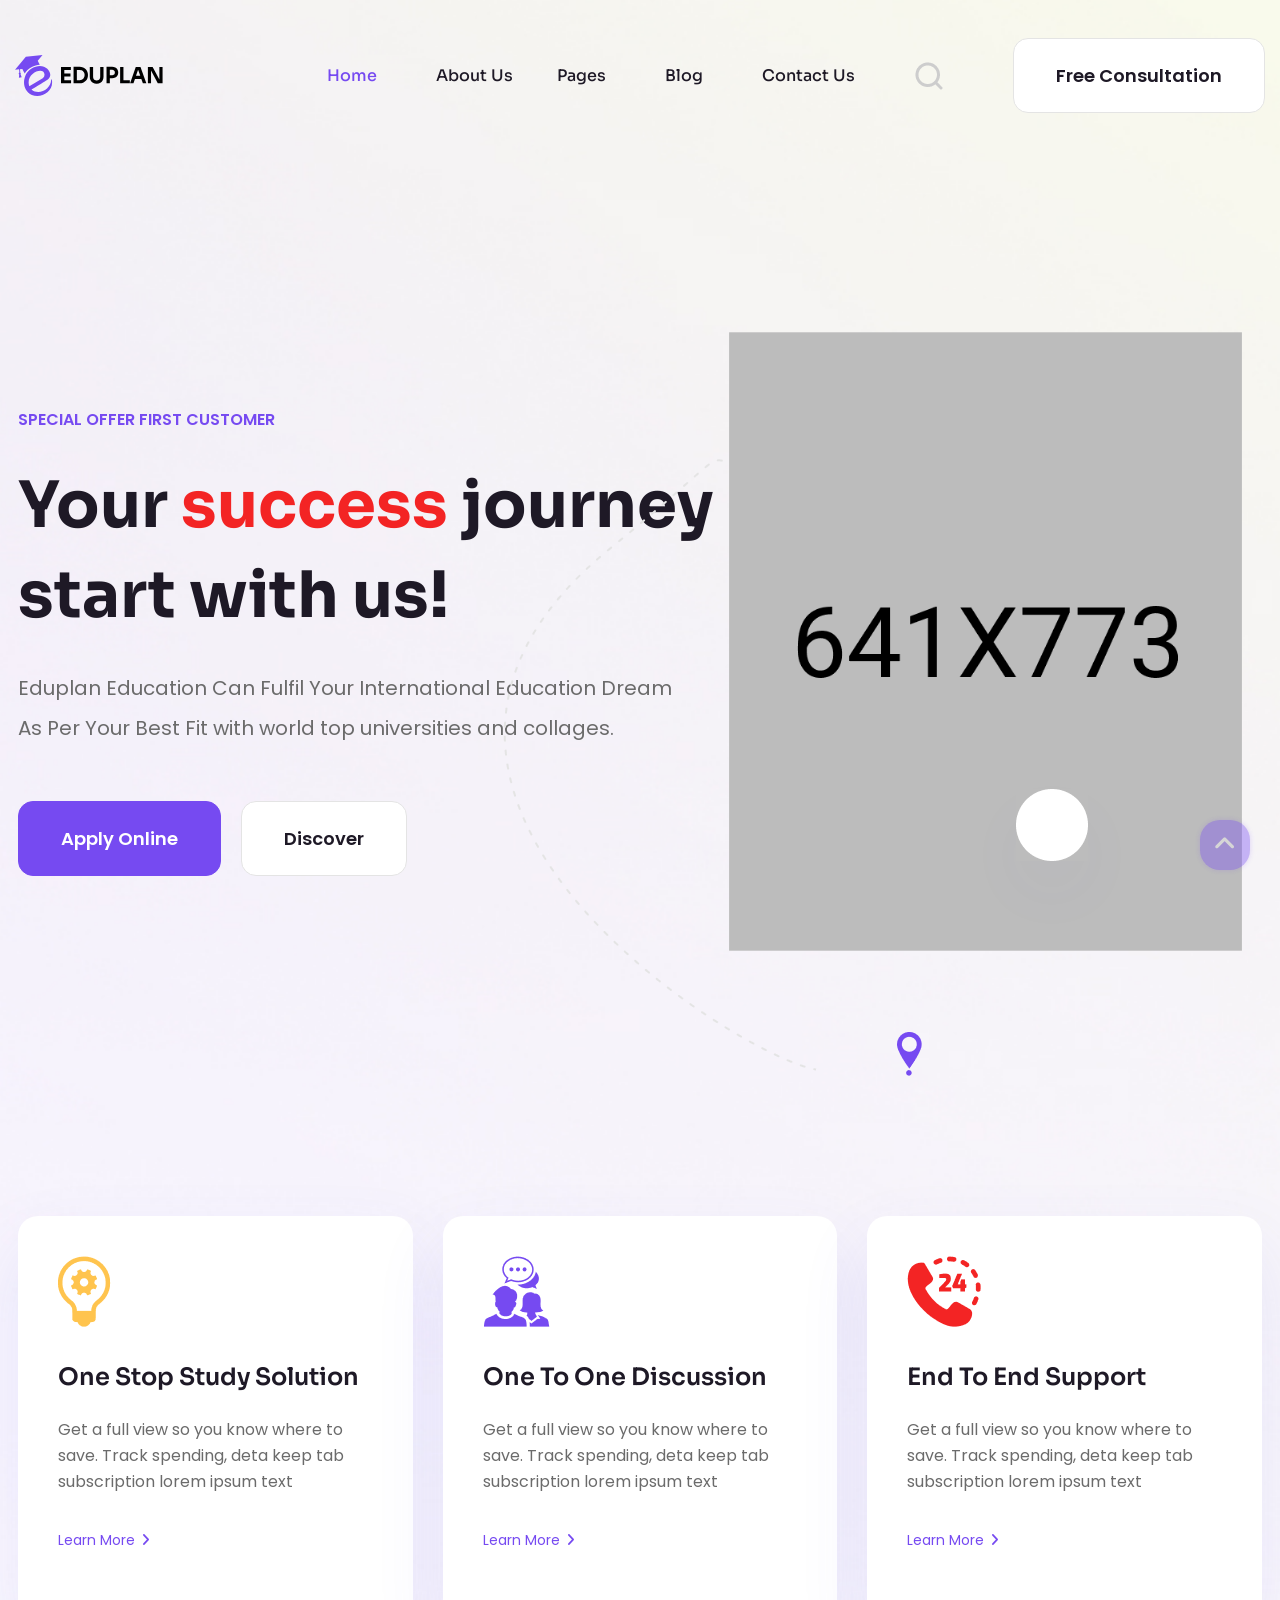
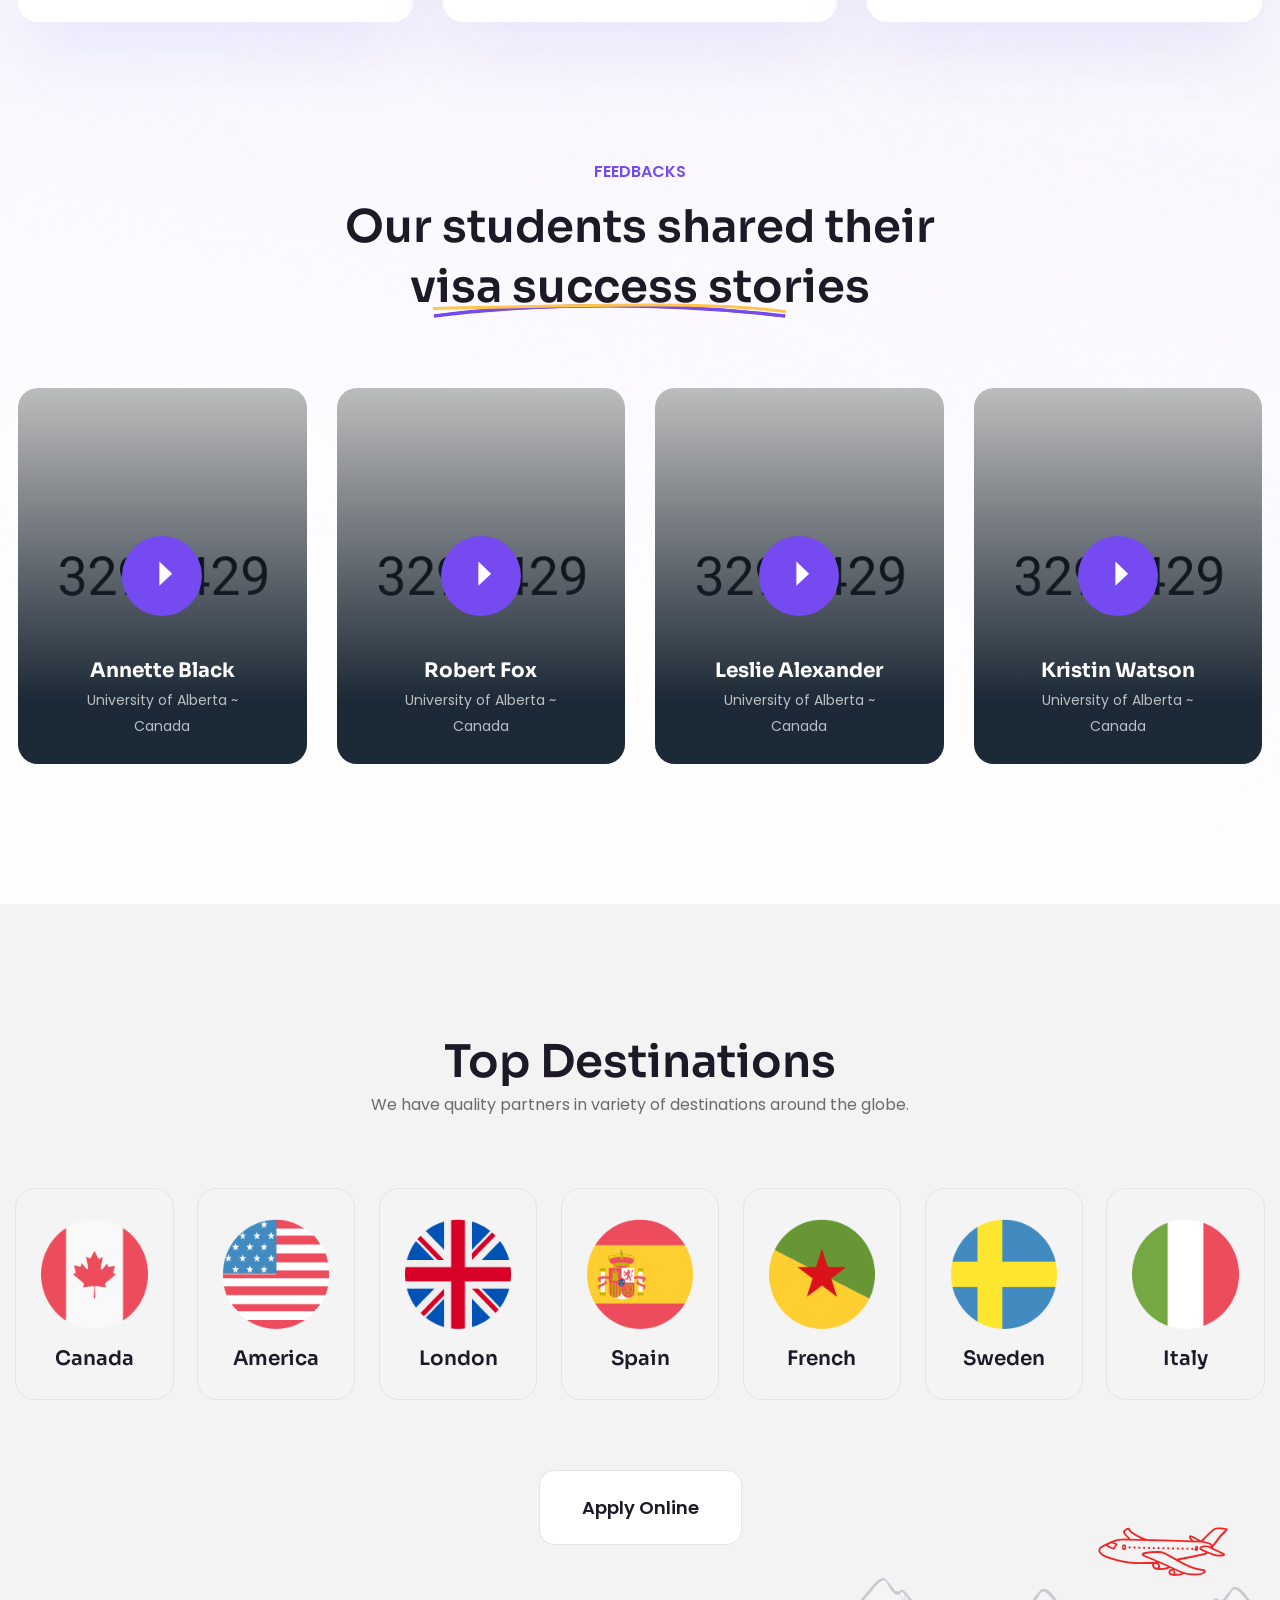
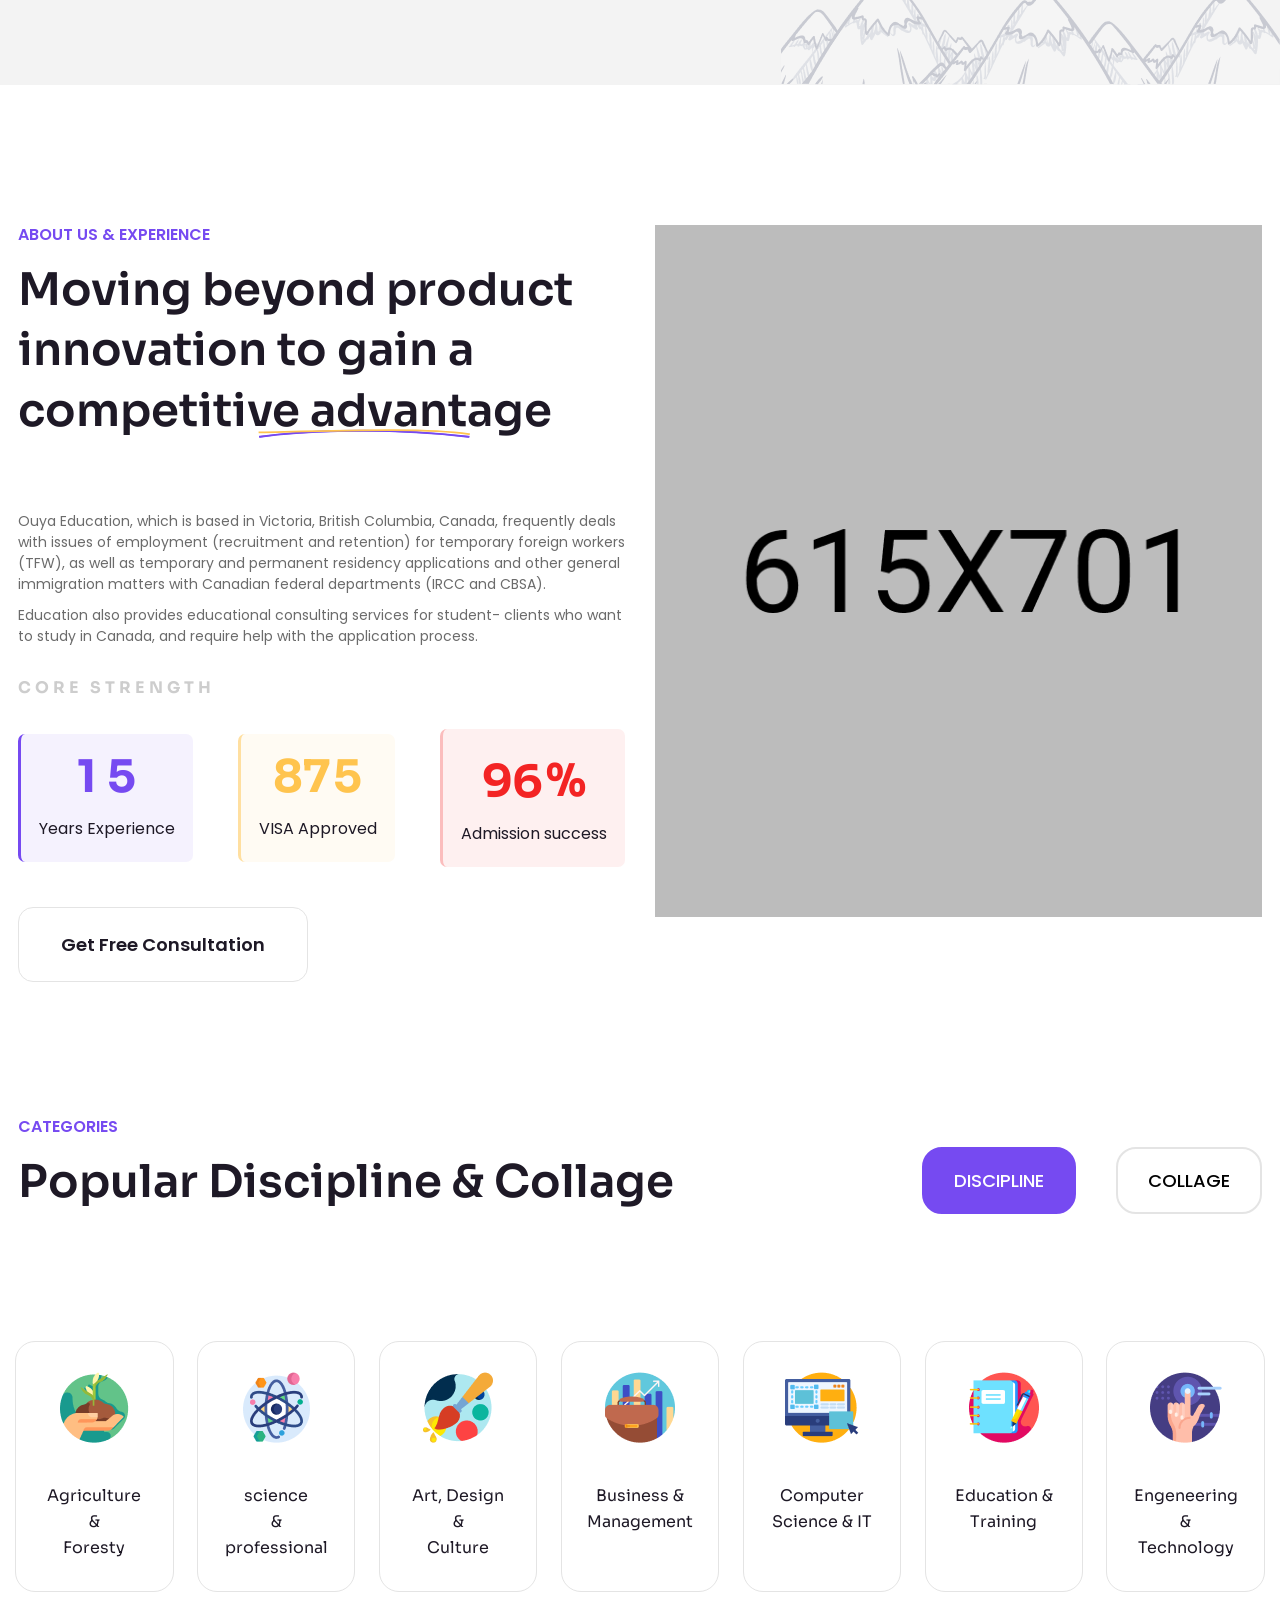
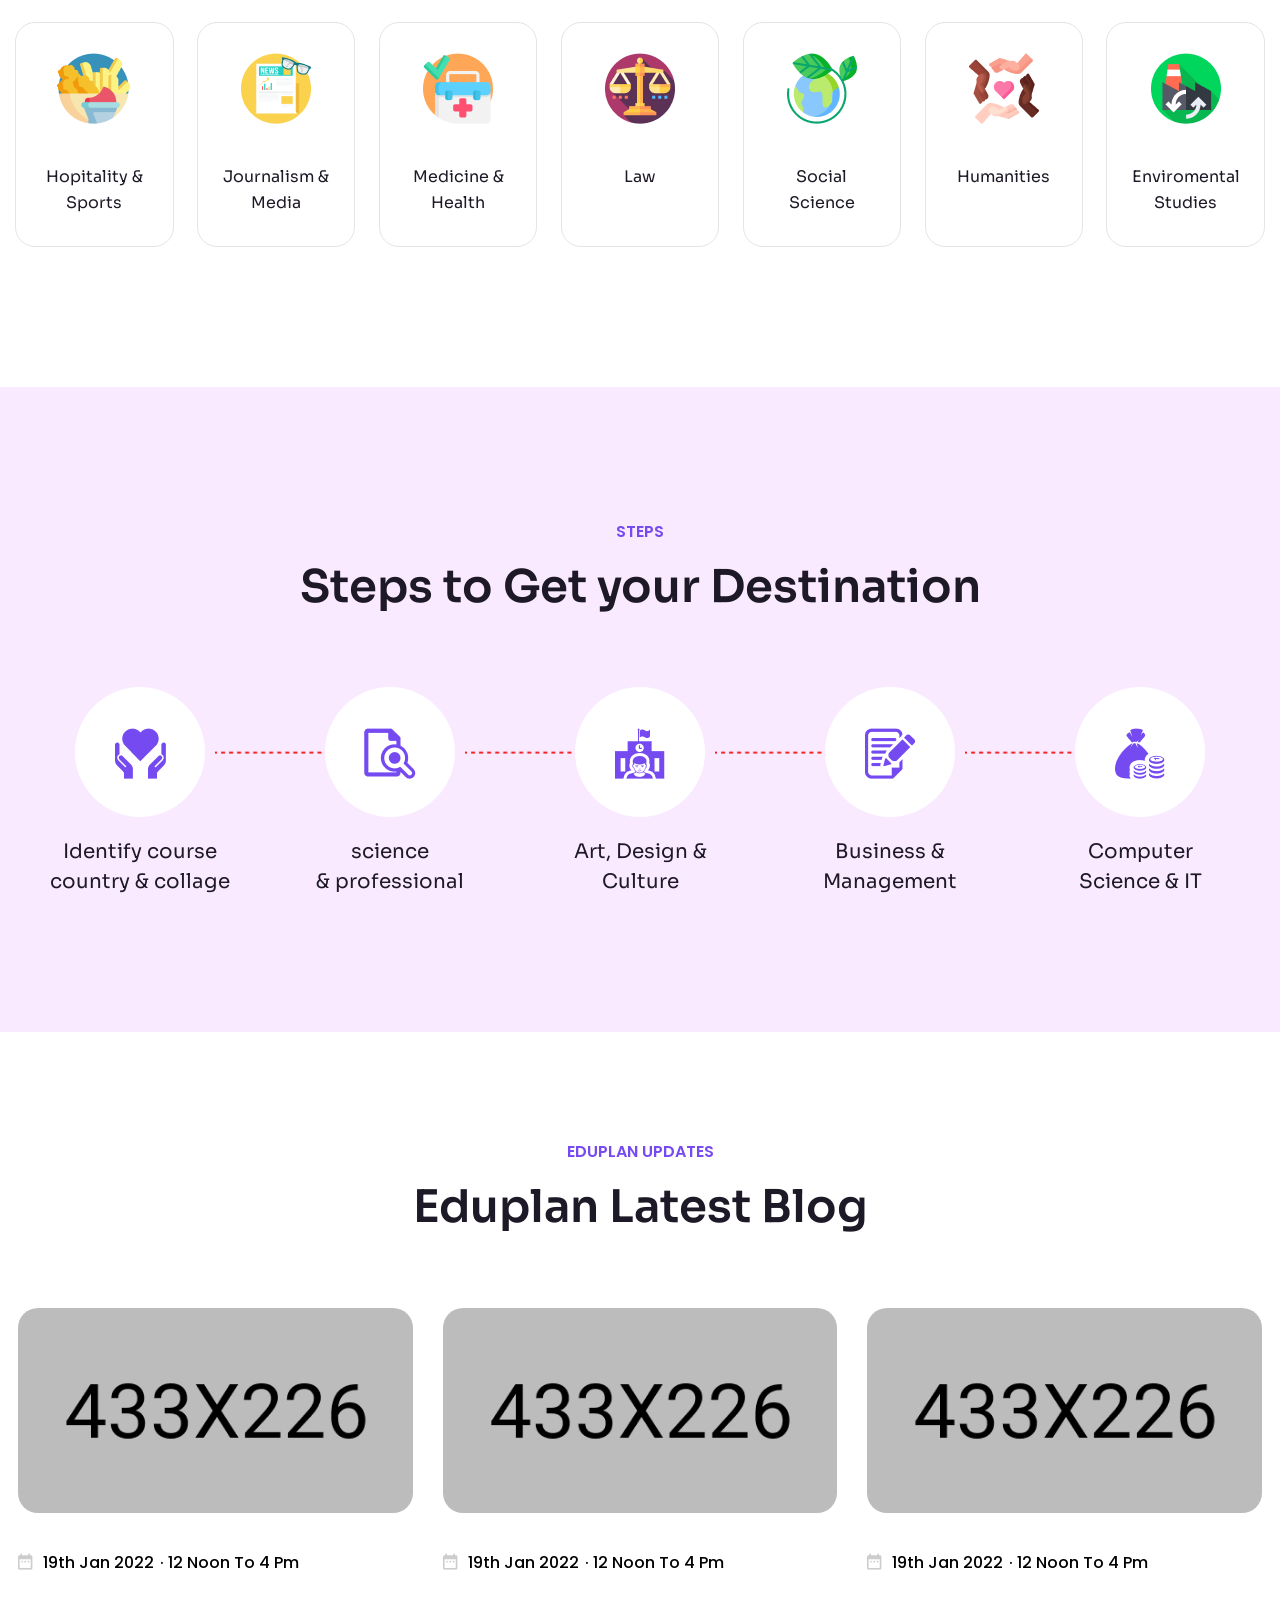
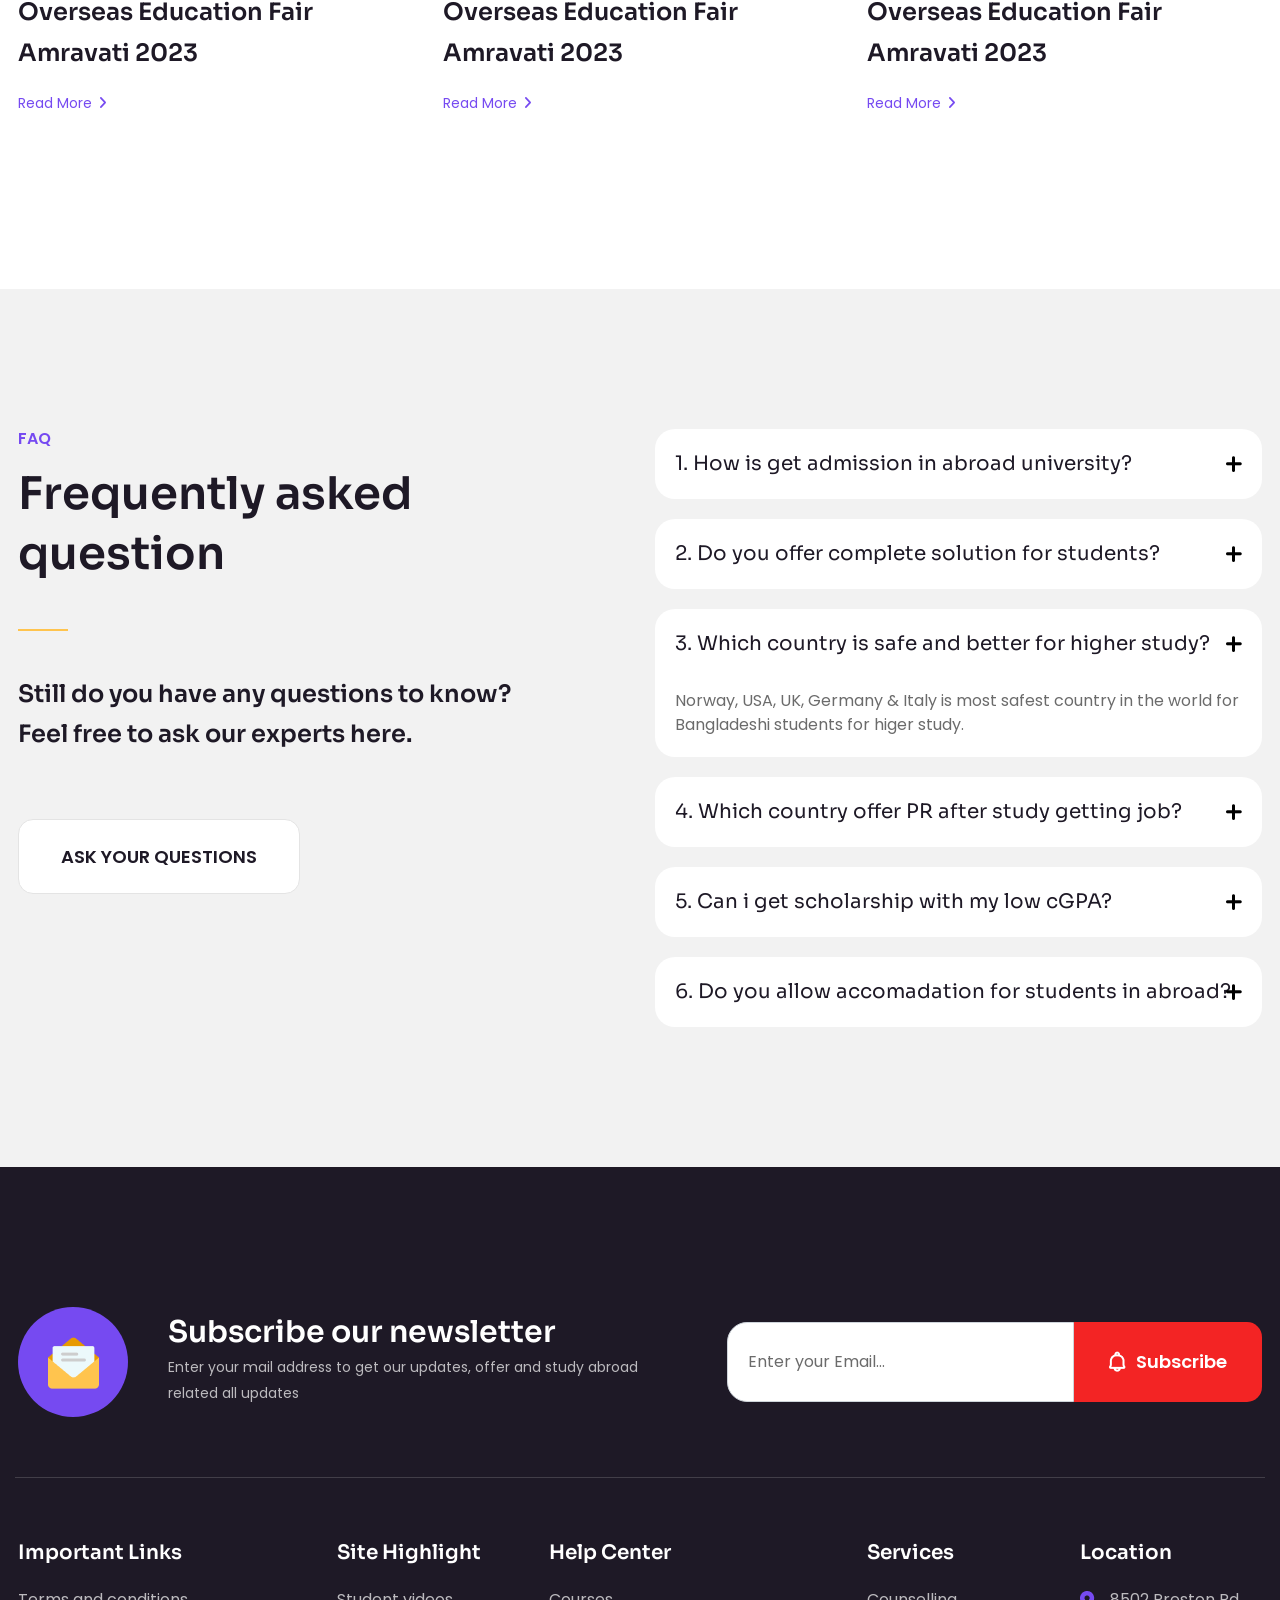
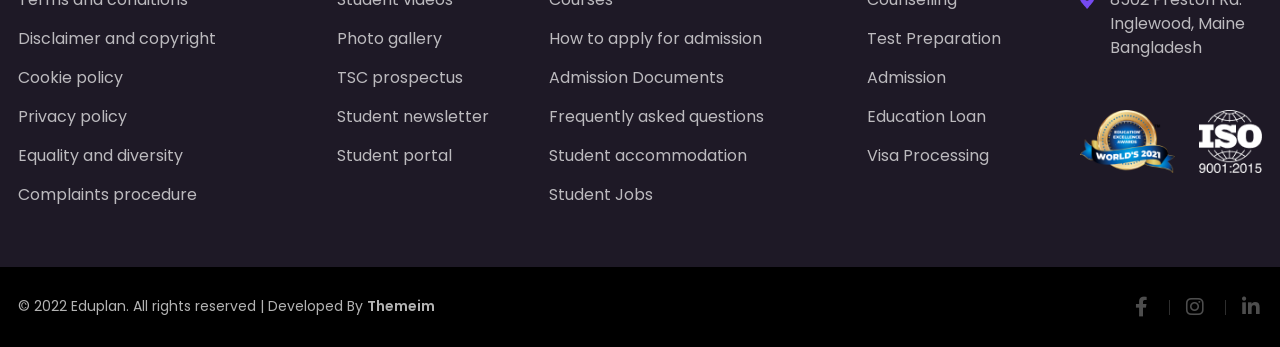
<file: eduplan-html-placeholder/index.html>
<!DOCTYPE html>
<html lang="en">

<head>
    <meta charset="UTF-8">
    <meta name="viewport" content="width=device-width, initial-scale=1.0">
    <meta http-equiv="X-UA-Compatible" content="IE=edge">
    <meta http-equiv="X-UA-Compatible" content="ie=edge">
    <title>Eduplan HTML-5 Template</title>
    <!-- favicon -->
    <link rel="icon" href="assets/img/favicon.png" sizes="20x20" type="image/png">
    <!-- animate -->
    <link rel="stylesheet" href="assets/css/animate.css">
    <!-- bootstrap -->
    <link rel="stylesheet" href="assets/css/bootstrap.min.css">
    <!-- magnific popup -->
    <link rel="stylesheet" href="assets/css/magnific-popup.css">
    <!-- Nice Select -->
    <link rel="stylesheet" href="assets/css/nice-select.css">
    <!-- Odomiters css -->
    <link rel="stylesheet" href="assets/css/odometer.css">
    <!-- fontawesome -->
    <link rel="stylesheet" href="assets/css/font-awesome.min.css">
    <!-- Slick Slider -->
    <link rel="stylesheet" href="assets/css/slick.css">
    <!-- Main Stylesheet -->
    <link rel="stylesheet" href="assets/css/style.css">
    <!-- Responsive Css -->
    <link rel="stylesheet" href="assets/css/responsive.css" />
</head>

<!-- Developed by Shahadat Hossain -->

<body>
    <!-- preloader area start -->
    <div class="preloader" id="preloader">
        <div class="preloader-inner">
            <div class="loader">
            </div>
        </div>
    </div>
    <!-- preloader area end -->

    <!--  search Popup start -->
    <div class="body-overlay" id="body-overlay"></div>
    <div class="search-popup" id="search-popup">
        <form action="index.html" class="search-form">
            <div class="form-group">
                <input type="text" class="form-control" placeholder="Search.....">
            </div>
            <button class="close-btn border-none"><i class="fas fa-search"></i></button>
        </form>
    </div>
    <!-- Search Popup End -->

    <main class="page-wrapper">
        <!--~~~~~~~~~~~~~~~~~~~~~~~~~~~~~~~~~~~~~~~
            Nav Area Start Here
        ~~~~~~~~~~~~~~~~~~~~~~~~~~~~~~~~~~~~~~~~-->
        <div class="nav-area-wrapper-relative">
            <nav class="navbar navbar-area navbar-expand-lg navigation-style-02">
                <div class="container custom-container custom-container-01">
                    <div class="responsive-menu">
                        <div class="logo-wrapper">
                            <a href="index.html" class="logo">
                                <img src="assets/img/Logos/logo-black.svg" alt="">
                            </a>
                        </div>
                        <button class="navbar-toggler navbar-bs-toggler" type="button" data-bs-toggle="collapse"
                            data-bs-target="#themeim_main_menu" aria-expanded="false" aria-label="Toggle navigation">
                            <span class="navbar-toggler-icon"></span>
                        </button>
                    </div>
                    <div class="collapse navbar-collapse" id="themeim_main_menu">
                        <ul class="navbar-nav">
                            <li class="menu-item-has-children current-menu-item">
                                <a href="#0">Home</a>
                                <ul class="sub-menu">
                                    <li><a href="index.html">Home One</a></li>
                                    <li><a href="index-02.html">Home Two</a></li>
                                </ul>
                            </li>

                            <li><a href="about-us.html">About Us</a></li>

                            <li class="menu-item-has-children">
                                <a href="#">Pages</a>
                                <ul class="sub-menu">
                                    <li><a href="Our-services.html">Our Services</a></li>
                                    <li><a href="services-details.html">Services Details</a></li>
                                    <li><a href="our-team.html">Team</a></li>
                                    <li><a href="instructors.html">Instructors</a></li>
                                    <li><a href="about-instructor.html">About Instructor</a></li>
                                    <li><a href="country-details.html">Country Details</a></li>
                                    <li><a href="all-course.html">All Course</a></li>
                                    <li><a href="all-course-widget.html">All Course with widget</a></li>
                                    <li><a href="course-details.html">Course Details</a></li>
                                    <li><a href="apply-online.html">Apply Online</a></li>
                                    <li><a href="shop-cart.html">Shop Cart</a></li>
                                    <li><a href="faq.html">FAQ</a></li>
                                    <li><a href="404.html">404</a></li>
                                    <li><a href="cart-empty.html">Cart Empty</a></li>
                                </ul>
                            </li>

                            <li class="menu-item-has-children">
                                <a href="#">Blog</a>
                                <ul class="sub-menu">
                                    <li><a href="blog.html">Blog</a></li>
                                    <li><a href="blog-classic.html">Blog Classic</a></li>
                                    <li><a href="blog-details.html">Blog Single</a></li>
                                </ul>
                            </li>

                            <li><a href="contact-us.html">Contact Us</a></li>
                        </ul>
                    </div>
                    <div class="nav-right-content">
                        <div class="icon-part">
                            <ul>
                                <li id="search"><a href="#"><img src="assets/img/icon/search-icon.png" alt=""></a></li>
                            </ul>
                        </div>
                        <div class="btn-wrap">
                            <a href="#" class="btn-common nav-btn">Free consultation</a>
                        </div>
                    </div>
                </div>
            </nav>
        </div>
        <!--~~~~~~~~~~~~~~~~~~~~~~~~~~~~~~~~~~~~~~~
            Nav Area End Here
        ~~~~~~~~~~~~~~~~~~~~~~~~~~~~~~~~~~~~~~~~-->

        <!--~~~~~~~~~~~~~~~~~~~~~~~~~~~~~~~~~~~~~~~
            Banner Area Start Here
        ~~~~~~~~~~~~~~~~~~~~~~~~~~~~~~~~~~~~~~~~-->
        <section class="banner-area home-01">
            <div class="container custom-container-01">
                <div class="banner-wrapper">
                    <div class="row">
                        <div class="col-xl-7 col-lg-10">
                            <div class="banner-inner">
                                <p class="subtitle">SPECIAL OFFER FIRST CUSTOMER</p>
                                <h1 class="title">Your <span>success</span> journey start with us!</h1>
                                <p>Eduplan Education Can Fulfil Your International Education Dream <br> As Per Your Best
                                    Fit with world top universities and collages.</p>
                                <div class="header-btn">
                                    <div class="btn-wrap">
                                        <a href="#0" class="btn-common flat-btn btn-active">apply online</a>
                                    </div>
                                    <div class="btn-wrap margin-left-20">
                                        <a href="contact.html" class="btn-common fill-btn">Discover</a>
                                    </div>
                                </div>
                            </div>
                        </div>
                        <div class="col-xl-5">
                            <div class="thumbnail">
                                <img src="assets/img/shapes/Ellipse-01.png" class="element-01" alt="Ellipse">
                                <img src="assets/img/shapes/Ellipse-02.png" class="element-02" alt="Ellipse">
                                <img src="assets/img/shapes/Vector-15.png" class="element-03" alt="vector">
                                <img src="assets/img/header/plane.png" class="element-04" alt="plane">
                                <img src="assets/img/icon/location.png" class="element-05" alt="location">
                                <img src="assets/img/header/header-img.png" class="banner-img" alt="Student">
                            </div>
                        </div>
                    </div>
                </div>
            </div>
        </section>
        <!--~~~~~~~~~~~~~~~~~~~~~~~~~~~~~~~~~~~~~~~
            Banner Area End Here
        ~~~~~~~~~~~~~~~~~~~~~~~~~~~~~~~~~~~~~~~~-->

        <!--~~~~~~~~~~~~~~~~~~~~~~~~~~~~~~~~~~~~~~~
            Features Area Start Here
        ~~~~~~~~~~~~~~~~~~~~~~~~~~~~~~~~~~~~~~~~-->
        <section class="features-section margin-top-100">
            <img src="assets/img/shapes/graduation.png" class="shape" alt="graduation cap">
            <div class="container custom-container-01">
                <div class="row">
                    <div class="col-lg-4 col-md-6">
                        <div class="icon-box-item">
                            <div class="icon">
                                <img src="assets/img/icon/idea.png" alt="">
                            </div>
                            <div class="content">
                                <h4 class="title">One Stop Study Solution</h4>
                                <p>Get a full view so you know where to save. Track spending, deta keep tab subscription
                                    lorem ipsum text</p>
                            </div>
                            <div class="btn-wrap">
                                <a href="#0" class="more-btn">Learn More <i class="fa-solid fa-angle-right icon"></i>
                                </a>
                            </div>
                        </div>
                    </div>
                    <div class="col-lg-4 col-md-6">
                        <div class="icon-box-item">
                            <div class="icon">
                                <img src="assets/img/icon/coversation.png" alt="">
                            </div>
                            <div class="content">
                                <h4 class="title">One To One Discussion</h4>
                                <p>Get a full view so you know where to save. Track spending, deta keep tab subscription
                                    lorem ipsum text</p>
                            </div>
                            <div class="btn-wrap">
                                <a href="#0" class="more-btn">Learn More <i class="fa-solid fa-angle-right icon"></i>
                                </a>
                            </div>
                        </div>
                    </div>
                    <div class="col-lg-4 col-md-6">
                        <div class="icon-box-item">
                            <div class="icon">
                                <img src="assets/img/icon/emergency.png" alt="">
                            </div>
                            <div class="content">
                                <h4 class="title">End To End Support</h4>
                                <p>Get a full view so you know where to save. Track spending, deta keep tab subscription
                                    lorem ipsum text</p>
                            </div>
                            <div class="btn-wrap">
                                <a href="#0" class="more-btn">Learn More <i class="fa-solid fa-angle-right icon"></i>
                                </a>
                            </div>
                        </div>
                    </div>
                </div>
            </div>
        </section>
        <!--~~~~~~~~~~~~~~~~~~~~~~~~~~~~~~~~~~~~~~~
            Feedback Area End Here
        ~~~~~~~~~~~~~~~~~~~~~~~~~~~~~~~~~~~~~~~~-->

        <!--~~~~~~~~~~~~~~~~~~~~~~~~~~~~~~~~~~~~~~~
            Feedback Area Start Here
        ~~~~~~~~~~~~~~~~~~~~~~~~~~~~~~~~~~~~~~~~-->
        <section class="feedback-section margin-top-110">
            <div class="container custom-container-01">
                <div class="row justify-content-center">
                    <div class="col-lg-12">
                        <div class="theme-section-title desktop-center text-center">
                            <span class="subtitle">FEEDBACKS</span>
                            <h4 class="title">Our students shared their <br> visa success stories
                                <svg class="title-shape" width="355" height="15" viewBox="0 0 355 15" fill="none"
                                    xmlns="http://www.w3.org/2000/svg">
                                    <path class="path"
                                        d="M351.66 12.6362C187.865 -6.32755 49.6478 6.37132 3.41142 12.6362"
                                        stroke="#764AF1" stroke-width="3" stroke-linecap="square" />
                                    <path class="path" d="M351.66 13C187.865 -5.96378 49.6478 6.73509 3.41142 13"
                                        stroke="#764AF1" stroke-width="3" stroke-linecap="square" />
                                    <path class="path" d="M2.5 5.5C168.5 2.0001 280.5 -1.49994 352.5 8.49985"
                                        stroke="#FFC44E" stroke-width="3" stroke-linecap="square" />
                                </svg>
                            </h4>
                        </div>
                    </div>
                </div>
                <div class="row">
                    <div class="col-lg-3 col-md-6 col-sm-6">
                        <div class="image-box-item">
                            <div class="thumbnail">
                                <img src="assets/img/sections/students/student-01.png" alt="">
                                <a class="video-play-btn mfp-iframe" href="https://www.youtube.com/watch?v=c7XEhXZ_rsk">
                                    <svg width="14" height="25" viewBox="0 0 14 25" fill="none"
                                        xmlns="http://www.w3.org/2000/svg">
                                        <path d="M13.124 12.6362L0.364909 24.7606L0.36491 0.511875L13.124 12.6362Z"
                                            fill="white" />
                                    </svg>
                                </a>
                                <div class="content">
                                    <h6 class="title">Annette Black</h6>
                                    <p>University of Alberta ~ Canada</p>
                                </div>
                            </div>
                        </div>
                    </div>
                    <div class="col-lg-3 col-md-6 col-sm-6">
                        <div class="image-box-item">
                            <div class="thumbnail">
                                <img src="assets/img/sections/students/student-02.png" alt="">
                                <a class="video-play-btn mfp-iframe" href="https://www.youtube.com/watch?v=c7XEhXZ_rsk">
                                    <svg width="14" height="25" viewBox="0 0 14 25" fill="none"
                                        xmlns="http://www.w3.org/2000/svg">
                                        <path d="M13.124 12.6362L0.364909 24.7606L0.36491 0.511875L13.124 12.6362Z"
                                            fill="white" />
                                    </svg>
                                </a>
                                <div class="content">
                                    <h6 class="title">Robert Fox</h6>
                                    <p>University of Alberta ~ Canada</p>
                                </div>
                            </div>
                        </div>
                    </div>
                    <div class="col-lg-3 col-md-6 col-sm-6">
                        <div class="image-box-item">
                            <div class="thumbnail">
                                <img src="assets/img/sections/students/student-03.png" alt="">
                                <a class="video-play-btn mfp-iframe" href="https://www.youtube.com/watch?v=c7XEhXZ_rsk">
                                    <svg width="14" height="25" viewBox="0 0 14 25" fill="none"
                                        xmlns="http://www.w3.org/2000/svg">
                                        <path d="M13.124 12.6362L0.364909 24.7606L0.36491 0.511875L13.124 12.6362Z"
                                            fill="white" />
                                    </svg>
                                </a>
                                <div class="content">
                                    <h6 class="title">Leslie Alexander</h6>
                                    <p>University of Alberta ~ Canada</p>
                                </div>
                            </div>
                        </div>
                    </div>
                    <div class="col-lg-3 col-md-6 col-sm-6">
                        <div class="image-box-item">
                            <div class="thumbnail">
                                <img src="assets/img/sections/students/student-04.png" alt="">
                                <a class="video-play-btn mfp-iframe" href="https://www.youtube.com/watch?v=c7XEhXZ_rsk">
                                    <svg width="14" height="25" viewBox="0 0 14 25" fill="none"
                                        xmlns="http://www.w3.org/2000/svg">
                                        <path d="M13.124 12.6362L0.364909 24.7606L0.36491 0.511875L13.124 12.6362Z"
                                            fill="white" />
                                    </svg>
                                </a>
                                <div class="content">
                                    <h6 class="title">Kristin Watson</h6>
                                    <p>University of Alberta ~ Canada</p>
                                </div>
                            </div>
                        </div>
                    </div>
                </div>
            </div>
        </section>
        <!--~~~~~~~~~~~~~~~~~~~~~~~~~~~~~~~~~~~~~~~
            Features Area End Here
        ~~~~~~~~~~~~~~~~~~~~~~~~~~~~~~~~~~~~~~~~-->

        <!--~~~~~~~~~~~~~~~~~~~~~~~~~~~~~~~~~~~~~~~
            Destinations Area Start Here
        ~~~~~~~~~~~~~~~~~~~~~~~~~~~~~~~~~~~~~~~~-->
        <section class="margin-top-110 section-bottom-space">
            <div class="destination-section">
                <img src="assets/img/shapes/mountant.png"
                    class="shape-01 wow animate__animated animate__delay-1s animate__fadeInUp" alt="mountant">
                <div class="plane-wrap">
                    <img src="assets/img/shapes/plane.png" class="shape-02" alt="mountant">
                </div>
                <div class="container custom-container-01">
                    <div class="row justify-content-center">
                        <div class="col-lg-6">
                            <div class="theme-section-title desktop-center text-center">
                                <h4 class="title">Top Destinations</h4>
                                <p>We have quality partners in variety of destinations around the globe.</p>
                            </div>
                        </div>
                    </div>
                    <div class="destination-items-wrap">
                        <div class="destination-single-item">
                            <div class="thumbnail">
                                <img src="assets/img/sections/destination/canda.png" alt="">
                            </div>
                            <h6 class="name">Canada</h6>
                        </div>
                        <div class="destination-single-item">
                            <div class="thumbnail">
                                <img src="assets/img/sections/destination/usa.png" alt="">
                            </div>
                            <h6 class="name">America</h6>
                        </div>
                        <div class="destination-single-item">
                            <div class="thumbnail">
                                <img src="assets/img/sections/destination/australia.png" alt="">
                            </div>
                            <h6 class="name">London</h6>
                        </div>
                        <div class="destination-single-item">
                            <div class="thumbnail">
                                <img src="assets/img/sections/destination/span.png" alt="">
                            </div>
                            <h6 class="name">Spain</h6>
                        </div>
                        <div class="destination-single-item">
                            <div class="thumbnail">
                                <img src="assets/img/sections/destination/franch.png" alt="">
                            </div>
                            <h6 class="name">French</h6>
                        </div>
                        <div class="destination-single-item">
                            <div class="thumbnail">
                                <img src="assets/img/sections/destination/swideen.png" alt="">
                            </div>
                            <h6 class="name">Sweden</h6>
                        </div>
                        <div class="destination-single-item">
                            <div class="thumbnail">
                                <img src="assets/img/sections/destination/italy.png" alt="">
                            </div>
                            <h6 class="name">Italy</h6>
                        </div>
                    </div>
                    <div class="btn-wrap desktop-center margin-top-40 text-center">
                        <a href="contact.html" class="btn-common fill-btn style-01">apply online</a>
                    </div>
                </div>
            </div>
        </section>
        <!--~~~~~~~~~~~~~~~~~~~~~~~~~~~~~~~~~~~~~~~
            Destinations Area End Here
        ~~~~~~~~~~~~~~~~~~~~~~~~~~~~~~~~~~~~~~~~-->

        <!--~~~~~~~~~~~~~~~~~~~~~~~~~~~~~~~~~~~~~~~
            About Section Area Start Here
        ~~~~~~~~~~~~~~~~~~~~~~~~~~~~~~~~~~~~~~~~-->
        <section class="about-section-area section-top-space about-home-02">
            <div class="container custom-container-01">
                <div class="row">
                    <div class="col-lg-6 col-md-12">
                        <div class="theme-section-title">
                            <span class="subtitle">ABOUT US & EXPERIENCE</span>
                            <h4 class="title">Moving beyond product innovation to gain a competitive advantage
                                <svg class="title-shape style-01" width="355" height="15" viewBox="0 0 355 15"
                                    fill="none" xmlns="http://www.w3.org/2000/svg">
                                    <path class="path"
                                        d="M351.66 12.6362C187.865 -6.32755 49.6478 6.37132 3.41142 12.6362"
                                        stroke="#764AF1" stroke-width="3" stroke-linecap="square" />
                                    <path class="path" d="M351.66 13C187.865 -5.96378 49.6478 6.73509 3.41142 13"
                                        stroke="#764AF1" stroke-width="3" stroke-linecap="square" />
                                    <path class="path" d="M2.5 5.5C168.5 2.0001 280.5 -1.49994 352.5 8.49985"
                                        stroke="#FFC44E" stroke-width="3" stroke-linecap="square" />
                                </svg>
                            </h4>
                        </div>
                        <div class="about-content-wrap">
                            <p>Ouya Education, which is based in Victoria, British Columbia, Canada, frequently deals
                                with issues of employment (recruitment and retention) for temporary foreign workers
                                (TFW), as well as temporary and permanent residency applications and other general
                                immigration matters with Canadian federal departments (IRCC and CBSA).</p>
                            <p>Education also provides educational consulting services for student- clients who want to
                                study in Canada, and require help with the application process.</p>
                            <span class="core">Core strength</span>
                        </div>
                        <div class="counter-section-inner style-a">
                            <div class="single-counterup color-01">
                                <div class="content-wrap">
                                    <div class="odo-area">
                                        <h3 class="odometer odo-title" data-odometer-final="15">0</h3>
                                    </div>
                                    <div class="content">
                                        <h6 class="subtitle">Years Experience</h6>
                                    </div>
                                </div>
                            </div>
                            <div class="single-counterup color-02">
                                <div class="content-wrap">
                                    <div class="odo-area">
                                        <h3 class="odometer odo-title style-01" data-odometer-final="875">0</h3>
                                    </div>
                                    <div class="content">
                                        <h6 class="subtitle">VISA Approved</h6>
                                    </div>
                                </div>
                            </div>
                            <div class="single-counterup color-03">
                                <div class="content-wrap">
                                    <div class="odo-area">
                                        <h3 class="odometer odo-title style-02" data-odometer-final="96">0</h3>
                                        <h3 class="title">%</h3>
                                    </div>
                                    <div class="content">
                                        <h6 class="subtitle">Admission success</h6>
                                    </div>
                                </div>
                            </div>
                        </div>
                        <div class="btn-wrap">
                            <a href="#" class="btn-common fill-btn">Get Free Consultation</a>
                        </div>
                    </div>
                    <div class="col-lg-6 col-md-12">
                        <div class="thumbnail">
                            <img src="assets/img/sections/about/student-in-library.png" alt="">
                        </div>
                    </div>
                </div>
            </div>
        </section>
        <!--~~~~~~~~~~~~~~~~~~~~~~~~~~~~~~~~~~~~~~~
            About Section Area End Here
        ~~~~~~~~~~~~~~~~~~~~~~~~~~~~~~~~~~~~~~~~-->

        <!--~~~~~~~~~~~~~~~~~~~~~~~~~~~~~~~~~~~~~~~
            Category Section Area Start Here
        ~~~~~~~~~~~~~~~~~~~~~~~~~~~~~~~~~~~~~~~~-->
        <section class="category-section-area">
            <div class="container custom-container-01">
                <div class="row">
                    <div class="col-lg-12">
                        <div class="section-title-wrapper d-flex justify-content-between">
                            <div class="theme-section-title">
                                <span class="subtitle">CATEGORIES</span>
                                <h4 class="title">Popular Discipline & Collage</h4>
                            </div>
                            <ul class="nav nav-pills">
                                <li class="nav-item">
                                    <a href="#" class="nav-link active" data-bs-toggle="pill"
                                        data-bs-target="#discipline">Discipline</a>
                                </li>
                                <li class="nav-item">
                                    <a href="#" class="nav-link" data-bs-toggle="pill"
                                        data-bs-target="#collage">Collage</a>
                                </li>
                            </ul>
                        </div>
                    </div>
                </div>
                <div class="tab-content">
                    <div class="tab-pane fade show active" id="discipline">
                        <div class="destination-items-wrap">
                            <div class="destination-single-item style-01">
                                <div class="thumbnail">
                                    <img src="assets/img/sections/desipline/foresty.png" alt="">
                                </div>
                                <h6 class="name">Agriculture & <br> Foresty</h6>
                            </div>
                            <div class="destination-single-item style-01">
                                <div class="thumbnail">
                                    <img src="assets/img/sections/desipline/science.png" alt="">
                                </div>
                                <h6 class="name">science <br> & professional</h6>
                            </div>
                            <div class="destination-single-item style-01">
                                <div class="thumbnail">
                                    <img src="assets/img/sections/desipline/art.png" alt="">
                                </div>
                                <h6 class="name">Art, Design & <br> Culture</h6>
                            </div>
                            <div class="destination-single-item style-01">
                                <div class="thumbnail">
                                    <img src="assets/img/sections/desipline/business.png" alt="">
                                </div>
                                <h6 class="name">Business & <br> Management</h6>
                            </div>
                            <div class="destination-single-item style-01">
                                <div class="thumbnail">
                                    <img src="assets/img/sections/desipline/pc.png" alt="">
                                </div>
                                <h6 class="name">Computer <br> Science & IT</h6>
                            </div>
                            <div class="destination-single-item style-01">
                                <div class="thumbnail">
                                    <img src="assets/img/sections/desipline/book.png" alt="">
                                </div>
                                <h6 class="name">Education & <br> Training</h6>
                            </div>
                            <div class="destination-single-item style-01">
                                <div class="thumbnail">
                                    <img src="assets/img/sections/desipline/click.png" alt="">
                                </div>
                                <h6 class="name">Engeneering & <br> Technology</h6>
                            </div>
                            <div class="destination-single-item style-01">
                                <div class="thumbnail">
                                    <img src="assets/img/sections/desipline/french-fry.png" alt="">
                                </div>
                                <h6 class="name">Hopitality & <br> Sports</h6>
                            </div>
                            <div class="destination-single-item style-01">
                                <div class="thumbnail">
                                    <img src="assets/img/sections/desipline/news-paper.png" alt="">
                                </div>
                                <h6 class="name">Journalism & <br> Media</h6>
                            </div>
                            <div class="destination-single-item style-01">
                                <div class="thumbnail">
                                    <img src="assets/img/sections/desipline/first-aid-kit.png" alt="">
                                </div>
                                <h6 class="name">Medicine & <br> Health</h6>
                            </div>
                            <div class="destination-single-item style-01">
                                <div class="thumbnail">
                                    <img src="assets/img/sections/desipline/law.png" alt="">
                                </div>
                                <h6 class="name">Law</h6>
                            </div>
                            <div class="destination-single-item style-01">
                                <div class="thumbnail">
                                    <img src="assets/img/sections/desipline/enverment.png" alt="">
                                </div>
                                <h6 class="name">Social Science</h6>
                            </div>
                            <div class="destination-single-item style-01">
                                <div class="thumbnail">
                                    <img src="assets/img/sections/desipline/humanity.png" alt="">
                                </div>
                                <h6 class="name">Humanities</h6>
                            </div>
                            <div class="destination-single-item style-01">
                                <div class="thumbnail">
                                    <img src="assets/img/sections/desipline/recicle.png" alt="">
                                </div>
                                <h6 class="name">Enviromental <br> Studies</h6>
                            </div>
                        </div>
                    </div>
                    <div class="tab-pane fade" id="collage">
                        <div class="destination-items-wrap">
                            <div class="destination-single-item style-01">
                                <div class="thumbnail">
                                    <img src="assets/img/sections/desipline/french-fry.png" alt="">
                                </div>
                                <h6 class="name">Hopitality & <br> Sports</h6>
                            </div>
                            <div class="destination-single-item style-01">
                                <div class="thumbnail">
                                    <img src="assets/img/sections/desipline/news-paper.png" alt="">
                                </div>
                                <h6 class="name">Journalism & <br> Media</h6>
                            </div>
                            <div class="destination-single-item style-01">
                                <div class="thumbnail">
                                    <img src="assets/img/sections/desipline/first-aid-kit.png" alt="">
                                </div>
                                <h6 class="name">Medicine & <br> Health</h6>
                            </div>
                            <div class="destination-single-item style-01">
                                <div class="thumbnail">
                                    <img src="assets/img/sections/desipline/law.png" alt="">
                                </div>
                                <h6 class="name">Law</h6>
                            </div>
                            <div class="destination-single-item style-01">
                                <div class="thumbnail">
                                    <img src="assets/img/sections/desipline/enverment.png" alt="">
                                </div>
                                <h6 class="name">Social Science</h6>
                            </div>
                            <div class="destination-single-item style-01">
                                <div class="thumbnail">
                                    <img src="assets/img/sections/desipline/humanity.png" alt="">
                                </div>
                                <h6 class="name">Humanities</h6>
                            </div>
                            <div class="destination-single-item style-01">
                                <div class="thumbnail">
                                    <img src="assets/img/sections/desipline/recicle.png" alt="">
                                </div>
                                <h6 class="name">Enviromental <br> Studies</h6>
                            </div>
                            <div class="destination-single-item style-01">
                                <div class="thumbnail">
                                    <img src="assets/img/sections/desipline/foresty.png" alt="">
                                </div>
                                <h6 class="name">Agriculture & <br> Foresty</h6>
                            </div>
                            <div class="destination-single-item style-01">
                                <div class="thumbnail">
                                    <img src="assets/img/sections/desipline/science.png" alt="">
                                </div>
                                <h6 class="name">science <br> & professional</h6>
                            </div>
                            <div class="destination-single-item style-01">
                                <div class="thumbnail">
                                    <img src="assets/img/sections/desipline/art.png" alt="">
                                </div>
                                <h6 class="name">Art, Design & <br> Culture</h6>
                            </div>
                            <div class="destination-single-item style-01">
                                <div class="thumbnail">
                                    <img src="assets/img/sections/desipline/business.png" alt="">
                                </div>
                                <h6 class="name">Business & <br> Management</h6>
                            </div>
                            <div class="destination-single-item style-01">
                                <div class="thumbnail">
                                    <img src="assets/img/sections/desipline/pc.png" alt="">
                                </div>
                                <h6 class="name">Computer <br> Science & IT</h6>
                            </div>
                            <div class="destination-single-item style-01">
                                <div class="thumbnail">
                                    <img src="assets/img/sections/desipline/book.png" alt="">
                                </div>
                                <h6 class="name">Education & <br> Training</h6>
                            </div>
                            <div class="destination-single-item style-01">
                                <div class="thumbnail">
                                    <img src="assets/img/sections/desipline/click.png" alt="">
                                </div>
                                <h6 class="name">Engeneering & <br> Technology</h6>
                            </div>
                        </div>
                    </div>
                </div>
            </div>
        </section>
        <!--~~~~~~~~~~~~~~~~~~~~~~~~~~~~~~~~~~~~~~~
            Category Section Area End Here
        ~~~~~~~~~~~~~~~~~~~~~~~~~~~~~~~~~~~~~~~~-->

        <!--~~~~~~~~~~~~~~~~~~~~~~~~~~~~~~~~~~~~~~~
            Steps Section Area Start Here
        ~~~~~~~~~~~~~~~~~~~~~~~~~~~~~~~~~~~~~~~~-->
        <section class="destination-section style-01 margin-top-110 instruction">
            <div class="container custom-container-01">
                <div class="row justify-content-center">
                    <div class="col-lg-12">
                        <div class="theme-section-title desktop-center text-center">
                            <span class="subtitle">STEPS</span>
                            <h4 class="title">Steps to Get your Destination</h4>
                        </div>
                    </div>
                </div>
                <div class="destination-items-wrap">
                    <div class="destination-single-item style-02">
                        <div class="thumbnail">
                            <img src="assets/img/icon/step-01.png" alt="">
                        </div>
                        <h6 class="name">Identify course <br> country & collage</h6>
                    </div>
                    <div class="destination-single-item style-02">
                        <div class="thumbnail">
                            <img src="assets/img/icon/step-02.png" alt="">
                        </div>
                        <h6 class="name">science <br> & professional</h6>
                    </div>
                    <div class="destination-single-item style-02">
                        <div class="thumbnail">
                            <img src="assets/img/icon/step-03.png" alt="">
                        </div>
                        <h6 class="name">Art, Design & <br> Culture</h6>
                    </div>
                    <div class="destination-single-item style-02">
                        <div class="thumbnail">
                            <img src="assets/img/icon/step-04.png" alt="">
                        </div>
                        <h6 class="name">Business & <br> Management</h6>
                    </div>
                    <div class="destination-single-item style-02">
                        <div class="thumbnail">
                            <img src="assets/img/icon/step-05.png" alt="">
                        </div>
                        <h6 class="name">Computer <br> Science & IT</h6>
                    </div>
                </div>
            </div>
        </section>
        <!--~~~~~~~~~~~~~~~~~~~~~~~~~~~~~~~~~~~~~~~
            Steps Section Area End Here
        ~~~~~~~~~~~~~~~~~~~~~~~~~~~~~~~~~~~~~~~~-->

        <!--~~~~~~~~~~~~~~~~~~~~~~~~~~~~~~~~~~~~~~~
            News Section Area Start Here
        ~~~~~~~~~~~~~~~~~~~~~~~~~~~~~~~~~~~~~~~~-->
        <section class="news-section-area margin-top-110">
            <div class="container custom-container-01">
                <div class="row justify-content-center">
                    <div class="col-lg-12">
                        <div class="theme-section-title desktop-center text-center">
                            <span class="subtitle">EDUPLAN UPDATES</span>
                            <h4 class="title">Eduplan Latest Blog</h4>
                        </div>
                    </div>
                </div>
                <div class="row">
                    <div class="col-md-6 col-lg-4">
                        <div class="blog-grid-item">
                            <div class="thumbnail">
                                <img src="assets/img/h-blog/01.png" alt="" class="border-radius-20">
                            </div>
                            <div class="content">
                                <ul class="post-categories">
                                    <li><img src="assets/img/icon/calander.png" alt="">19th Jan 2022</li>
                                    <li>12 noon to 4 pm</li>
                                </ul>
                                <h4 class="title">Overseas Education Fair Amravati 2023</h4>
                                <div class="btn-wrap">
                                    <a href="#0" class="more-btn">Read More <i
                                            class="fa-solid fa-angle-right icon"></i></a>
                                </div>
                            </div>
                        </div>
                    </div>
                    <div class="col-md-6 col-lg-4">
                        <div class="blog-grid-item">
                            <div class="thumbnail">
                                <img src="assets/img/h-blog/02.png" alt="">
                            </div>
                            <div class="content">
                                <ul class="post-categories">
                                    <li><img src="assets/img/icon/calander.png" alt="">19th Jan 2022</li>
                                    <li>12 noon to 4 pm</li>
                                </ul>
                                <h4 class="title">Overseas Education Fair Amravati 2023</h4>
                                <div class="btn-wrap">
                                    <a href="#0" class="more-btn">Read More <i
                                            class="fa-solid fa-angle-right icon"></i></a>
                                </div>
                            </div>
                        </div>
                    </div>
                    <div class="col-md-6 col-lg-4">
                        <div class="blog-grid-item">
                            <div class="thumbnail">
                                <img src="assets/img/h-blog/03.png" alt="">
                            </div>
                            <div class="content">
                                <ul class="post-categories">
                                    <li><img src="assets/img/icon/calander.png" alt="">19th Jan 2022</li>
                                    <li>12 noon to 4 pm</li>
                                </ul>
                                <h4 class="title">Overseas Education Fair Amravati 2023</h4>
                                <div class="btn-wrap">
                                    <a href="#0" class="more-btn">Read More <i
                                            class="fa-solid fa-angle-right icon"></i></a>
                                </div>
                            </div>
                        </div>
                    </div>
                </div>
            </div>
        </section>
        <!--~~~~~~~~~~~~~~~~~~~~~~~~~~~~~~~~~~~~~~~
            News Section Area End Here
        ~~~~~~~~~~~~~~~~~~~~~~~~~~~~~~~~~~~~~~~~-->

        <!--~~~~~~~~~~~~~~~~~~~~~~~~~~~~~~~~~~~~~~~
            Faq Section Area Start Here
        ~~~~~~~~~~~~~~~~~~~~~~~~~~~~~~~~~~~~~~~~-->
        <section class="faq-section-area margin-top-90">
            <div class="container custom-container-01">
                <div class="row">
                    <div class="col-lg-6">
                        <div class="theme-section-title">
                            <span class="subtitle">FAQ</span>
                            <h4 class="title">Frequently asked question</h4>
                        </div>
                        <div class="faq-content">
                            <h6 class="subtitle">Still do you have any questions to know? <br> Feel free to ask our
                                experts here.</h6>
                            <div class="btn-wrap">
                                <a href="#0" class="btn-common flat-btn">ASK YOUR QUESTIONS</a>
                            </div>
                        </div>
                    </div>
                    <div class="col-lg-6">
                        <div class="accordion-wrapper">
                            <!-- accordion wrapper -->
                            <div id="accordionOne">
                                <div class="card">
                                    <div class="card-header" id="headingOne">
                                        <h5 class="mb-0">
                                            <a class="collapsed" role="button" data-bs-toggle="collapse"
                                                data-bs-target="#collapseOne" aria-expanded="false"
                                                aria-controls="collapseOne">
                                                1. How is get admission in abroad university?
                                            </a>
                                        </h5>
                                    </div>
                                    <div id="collapseOne" class="collapse" data-bs-parent="#accordionOne">
                                        <div class="card-body">
                                            Norway, USA, UK, Germany & Italy is most safest country in the world for
                                            Bangladeshi students for higer study.
                                        </div>
                                    </div>
                                </div>
                                <div class="card">
                                    <div class="card-header" id="headingTwo">
                                        <h5 class="mb-0">
                                            <a class="collapsed" role="button" data-bs-toggle="collapse"
                                                data-bs-target="#collapseTwo" aria-expanded="false"
                                                aria-controls="collapseTwo">
                                                2. Do you offer complete solution for students?
                                            </a>
                                        </h5>
                                    </div>
                                    <div id="collapseTwo" class="collapse" data-bs-parent="#accordionOne">
                                        <div class="card-body">
                                            Norway, USA, UK, Germany & Italy is most safest country in the world for
                                            Bangladeshi students for higer study.
                                        </div>
                                    </div>
                                </div>
                                <div class="card">
                                    <div class="card-header" id="headingThree">
                                        <h5 class="mb-0">
                                            <a class="collapsed" role="button" data-bs-toggle="collapse"
                                                data-bs-target="#collapseThree" aria-expanded="false"
                                                aria-controls="collapseThree">
                                                3. Which country is safe and better for higher study?
                                            </a>
                                        </h5>
                                    </div>
                                    <div id="collapseThree" class="collapse show" data-bs-parent="#accordionOne">
                                        <div class="card-body">
                                            Norway, USA, UK, Germany & Italy is most safest country in the world for
                                            Bangladeshi students for higer study.
                                        </div>
                                    </div>
                                </div>
                                <div class="card">
                                    <div class="card-header" id="headingFour">
                                        <h5 class="mb-0">
                                            <a class="collapsed" role="button" data-bs-toggle="collapse"
                                                data-bs-target="#collapseFour" aria-expanded="false"
                                                aria-controls="collapseFour">
                                                4. Which country offer PR after study getting job?
                                            </a>
                                        </h5>
                                    </div>
                                    <div id="collapseFour" class="collapse" data-bs-parent="#accordionOne">
                                        <div class="card-body">
                                            Norway, USA, UK, Germany & Italy is most safest country in the world for
                                            Bangladeshi students for higer study.
                                        </div>
                                    </div>
                                </div>
                                <div class="card">
                                    <div class="card-header" id="headingFive">
                                        <h5 class="mb-0">
                                            <a class="collapsed" role="button" data-bs-toggle="collapse"
                                                data-bs-target="#collapseFive" aria-expanded="false"
                                                aria-controls="collapseFive">
                                                5. Can i get scholarship with my low cGPA?
                                            </a>
                                        </h5>
                                    </div>
                                    <div id="collapseFive" class="collapse" data-bs-parent="#accordionOne">
                                        <div class="card-body">
                                            Norway, USA, UK, Germany & Italy is most safest country in the world for
                                            Bangladeshi students for higer study.
                                        </div>
                                    </div>
                                </div>
                                <div class="card">
                                    <div class="card-header" id="headingSix">
                                        <h5 class="mb-0">
                                            <a class="collapsed" role="button" data-bs-toggle="collapse"
                                                data-bs-target="#collapseSix" aria-expanded="false"
                                                aria-controls="collapseSix">
                                                6. Do you allow accomadation for students in abroad?
                                            </a>
                                        </h5>
                                    </div>
                                    <div id="collapseSix" class="collapse" data-bs-parent="#accordionOne">
                                        <div class="card-body">
                                            Norway, USA, UK, Germany & Italy is most safest country in the world for
                                            Bangladeshi students for higer study.
                                        </div>
                                    </div>
                                </div>
                            </div>
                        </div>
                    </div>
                </div>
            </div>
        </section>
        <!--~~~~~~~~~~~~~~~~~~~~~~~~~~~~~~~~~~~~~~~
            Faq Section Area End Here
        ~~~~~~~~~~~~~~~~~~~~~~~~~~~~~~~~~~~~~~~~-->

        <!--~~~~~~~~~~~~~~~~~~~~~~~~~~~~~~~~~~~~~~~
            footer area start Here
        ~~~~~~~~~~~~~~~~~~~~~~~~~~~~~~~~~~~~~~~~-->
        <footer class="footer-area style-01">
            <div class="footer-top">
                <div class="container custom-container-01">
                    <div class="row">
                        <div class="col-lg-12 col-md-12 col-sm-12">
                            <div class="footer-widget widget widget_subscribe">
                                <div class="subscibe-wrapper">
                                    <div class="content-wrap">
                                        <div class="icon">
                                            <img src="assets/img/icon/newslater.png" alt="">
                                        </div>
                                        <div class="content">
                                            <h4 class="title">Subscribe our newsletter</h4>
                                            <p>Enter your mail address to get our updates, offer and study abroad
                                                related all updates</p>
                                        </div>

                                    </div>
                                    <div class="subscribe-form">
                                        <div class="form-group">
                                            <input type="text" name="fname" placeholder="Enter your Email..."
                                                class="form-control" required="" aria-required="true">
                                            <div class="btn-wrap">
                                                <a href="service-single.html" class="subscribe-btn">
                                                    <img src="assets/img/icon/bell.png" alt="">subscribe</a>
                                            </div>
                                        </div>
                                    </div>
                                </div>
                            </div>
                        </div>
                    </div>
                    <div class="footer-middle">
                        <div class="row">
                            <div class="col-lg-3 col-md-6 col-sm-6">
                                <div class="footer-widget widget widget_nav_menu">
                                    <h4 class="widget-headline">Important Links</h4>
                                    <ul>
                                        <li><a href="#">Terms and conditions</a></li>
                                        <li><a href="#">Disclaimer and copyright</a></li>
                                        <li><a href="#">Cookie policy</a></li>
                                        <li><a href="#">Privacy policy</a></li>
                                        <li><a href="#">Equality and diversity</a></li>
                                        <li><a href="#">Complaints procedure</a></li>
                                    </ul>
                                </div>
                            </div>
                            <div class="col-lg-2 col-md-6 col-sm-6">
                                <div class="footer-widget widget widget_nav_menu">
                                    <h4 class="widget-headline">Site Highlight</h4>
                                    <ul>
                                        <li><a href="#">Student videos</a></li>
                                        <li><a href="#">Photo gallery</a></li>
                                        <li><a href="#">TSC prospectus</a></li>
                                        <li><a href="#">Student newsletter</a></li>
                                        <li><a href="#">Student portal</a></li>
                                    </ul>
                                </div>
                            </div>
                            <div class="col-lg-3 col-md-6 col-sm-6">
                                <div class="footer-widget widget widget_nav_menu">
                                    <h4 class="widget-headline">Help Center</h4>
                                    <ul>
                                        <li><a href="#">Courses</a></li>
                                        <li><a href="#">How to apply for admission</a></li>
                                        <li><a href="#">Admission Documents</a></li>
                                        <li><a href="#">Frequently asked questions</a></li>
                                        <li><a href="#">Student accommodation</a></li>
                                        <li><a href="#">Student Jobs</a></li>
                                    </ul>
                                </div>
                            </div>
                            <div class="col-lg-2 col-md-6 col-sm-6">
                                <div class="footer-widget widget widget_nav_menu">
                                    <h4 class="widget-headline">Services</h4>
                                    <ul>
                                        <li><a href="#">Counselling</a></li>
                                        <li><a href="#">Test Preparation</a></li>
                                        <li><a href="#">Admission</a></li>
                                        <li><a href="#">Education Loan</a></li>
                                        <li><a href="#">Visa Processing</a></li>
                                    </ul>
                                </div>
                            </div>
                            <div class="col-lg-2 col-md-6 col-sm-6">
                                <div class="footer-widget widget widget_nav_menu">
                                    <h4 class="widget-headline">Location</h4>
                                    <ul class="contact_info_list">
                                        <li class="single-info-item">
                                            <div class="icon">
                                                <img src="assets/img/icon/location-02.png" alt="">
                                            </div>
                                            <div class="details">
                                                8502 Preston Rd. Inglewood, Maine Bangladesh
                                            </div>
                                        </li>
                                        <li class="single-info-item">
                                            <div class="icon me-4">
                                                <img src="assets/img/icon/edu-award.png" alt="">
                                            </div>
                                            <div class="icon">
                                                <img src="assets/img/icon/iso.png" alt="">
                                            </div>
                                        </li>
                                    </ul>
                                </div>
                            </div>
                        </div>
                    </div>
                </div>
            </div>
            <div class="copyright-area">
                <div class="container custom-container-01">
                    <div class="row">
                        <div class="col-lg-12">
                            <div class="copyright-area-inner">
                                <p>© 2022 Eduplan. All rights reserved | Developed By <span>Themeim</span></p>
                                <div class="footer-social-area">
                                    <ul class="social-icon-02">
                                        <li><a href="#0"><i class="fab fa-facebook-f"></i></a></li>
                                        <li><a href="#0"><i class="fab fa-instagram"></i></a></li>
                                        <li><a href="#0"><i class="fab fa-linkedin-in"></i></a></li>
                                    </ul>
                                </div>
                            </div>
                        </div>
                    </div>
                </div>
            </div>
        </footer>
        <!--~~~~~~~~~~~~~~~~~~~~~~~~~~~~~~~~~~~~~~~
            footer area End Here
        ~~~~~~~~~~~~~~~~~~~~~~~~~~~~~~~~~~~~~~~~-->
    </main>

    <!-- back to top area start -->
    <div class="back-to-top">
        <span class="back-top"><i class="fa fa-angle-up"></i></span>
    </div>
    <!-- back to top area end -->

    <!-- Jquery Js -->
    <script src="assets/js/jquery-3.6.0.min.js"></script>
    <!-- bootstrap -->
    <script src="assets/js/bootstrap.min.js"></script>
    <!-- magnific popup -->
    <script src="assets/js/jquery.magnific-popup.js"></script>
    <!-- wow -->
    <script src="assets/js/wow.min.js"></script>
    <!-- Nice Select -->
    <script src="assets/js/jquery.nice-select.js"></script>
    <!-- countdown -->
    <script src="assets/js/jquery.countdown.min.js"></script>
    <!-- Odomiters -->
    <script src="assets/js/odometer.min.js"></script>
    <!-- Viewport Js -->
    <script src="assets/js/viewport.jquery.js"></script>
    <!-- slick Js -->
    <script src="assets/js/slick.min.js"></script>
    <!-- main js -->
    <script src="assets/js/main.js"></script>
</body>

</html>
</file>
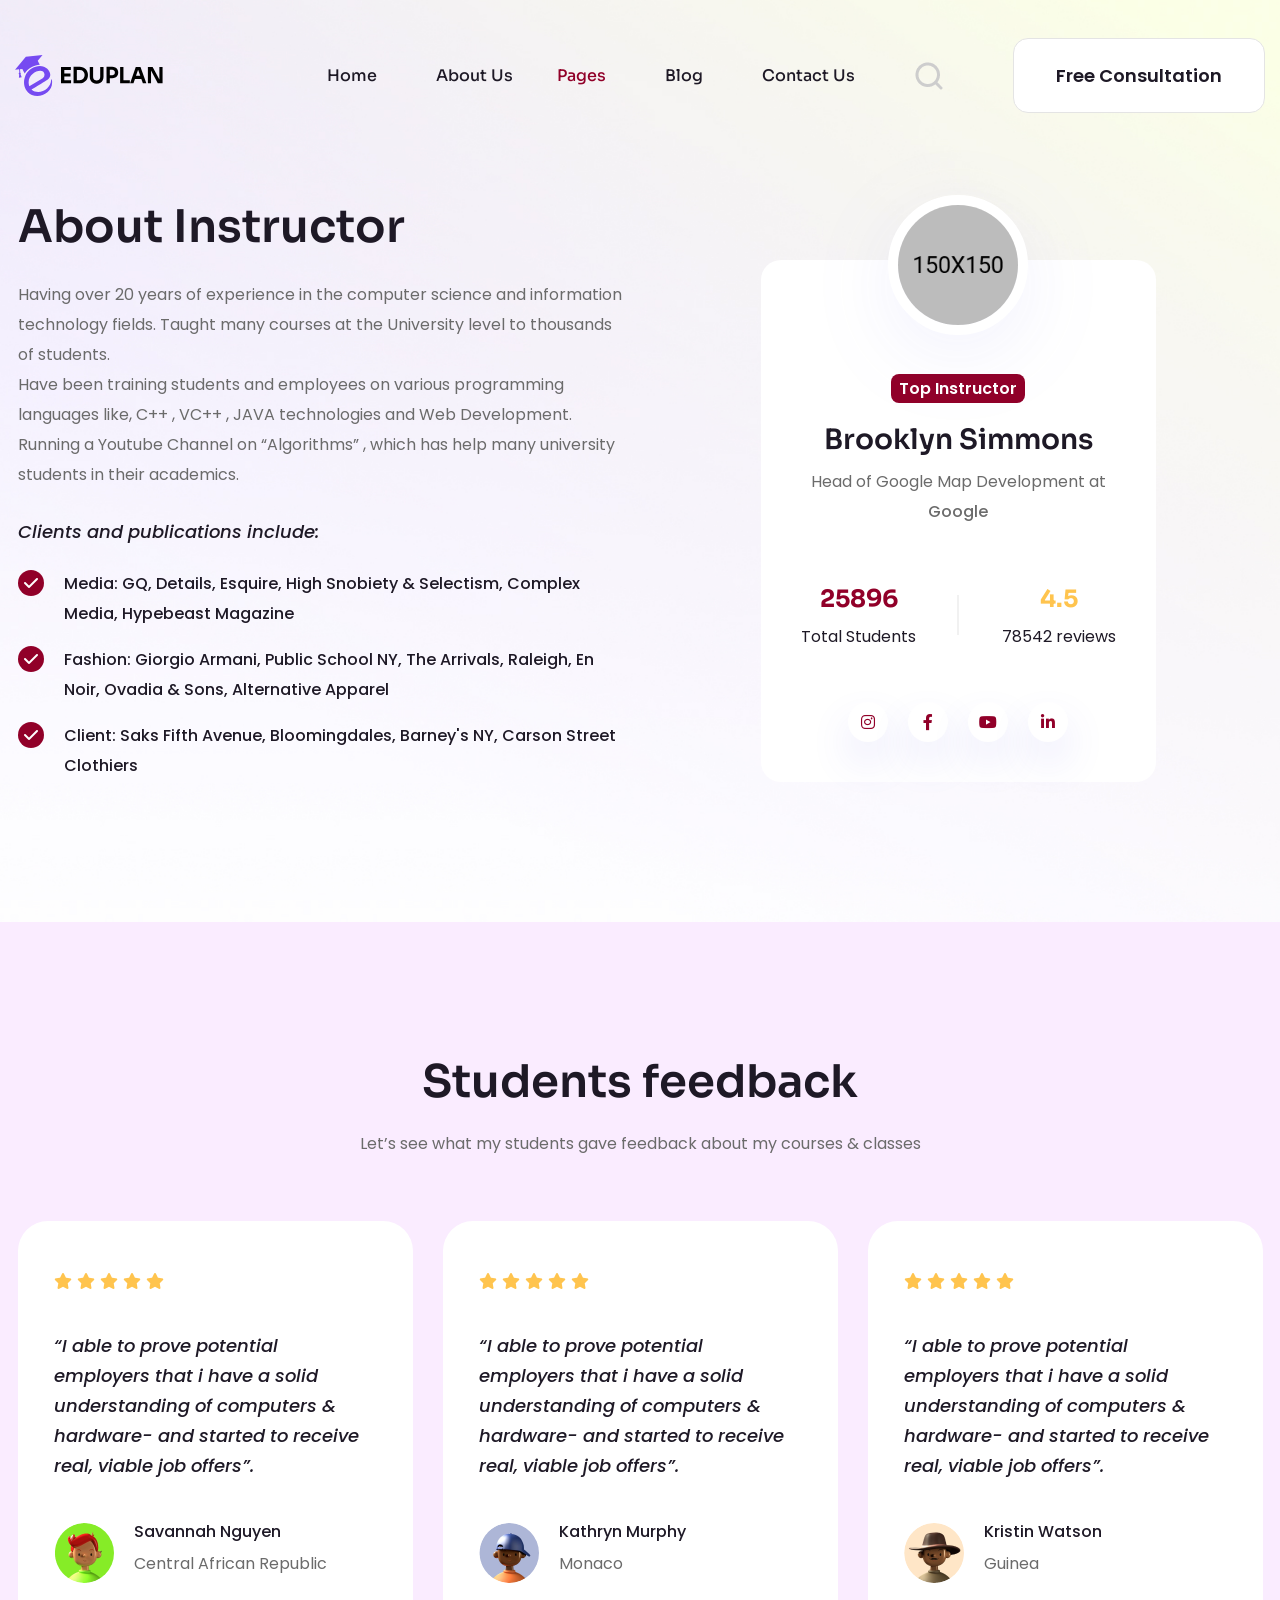
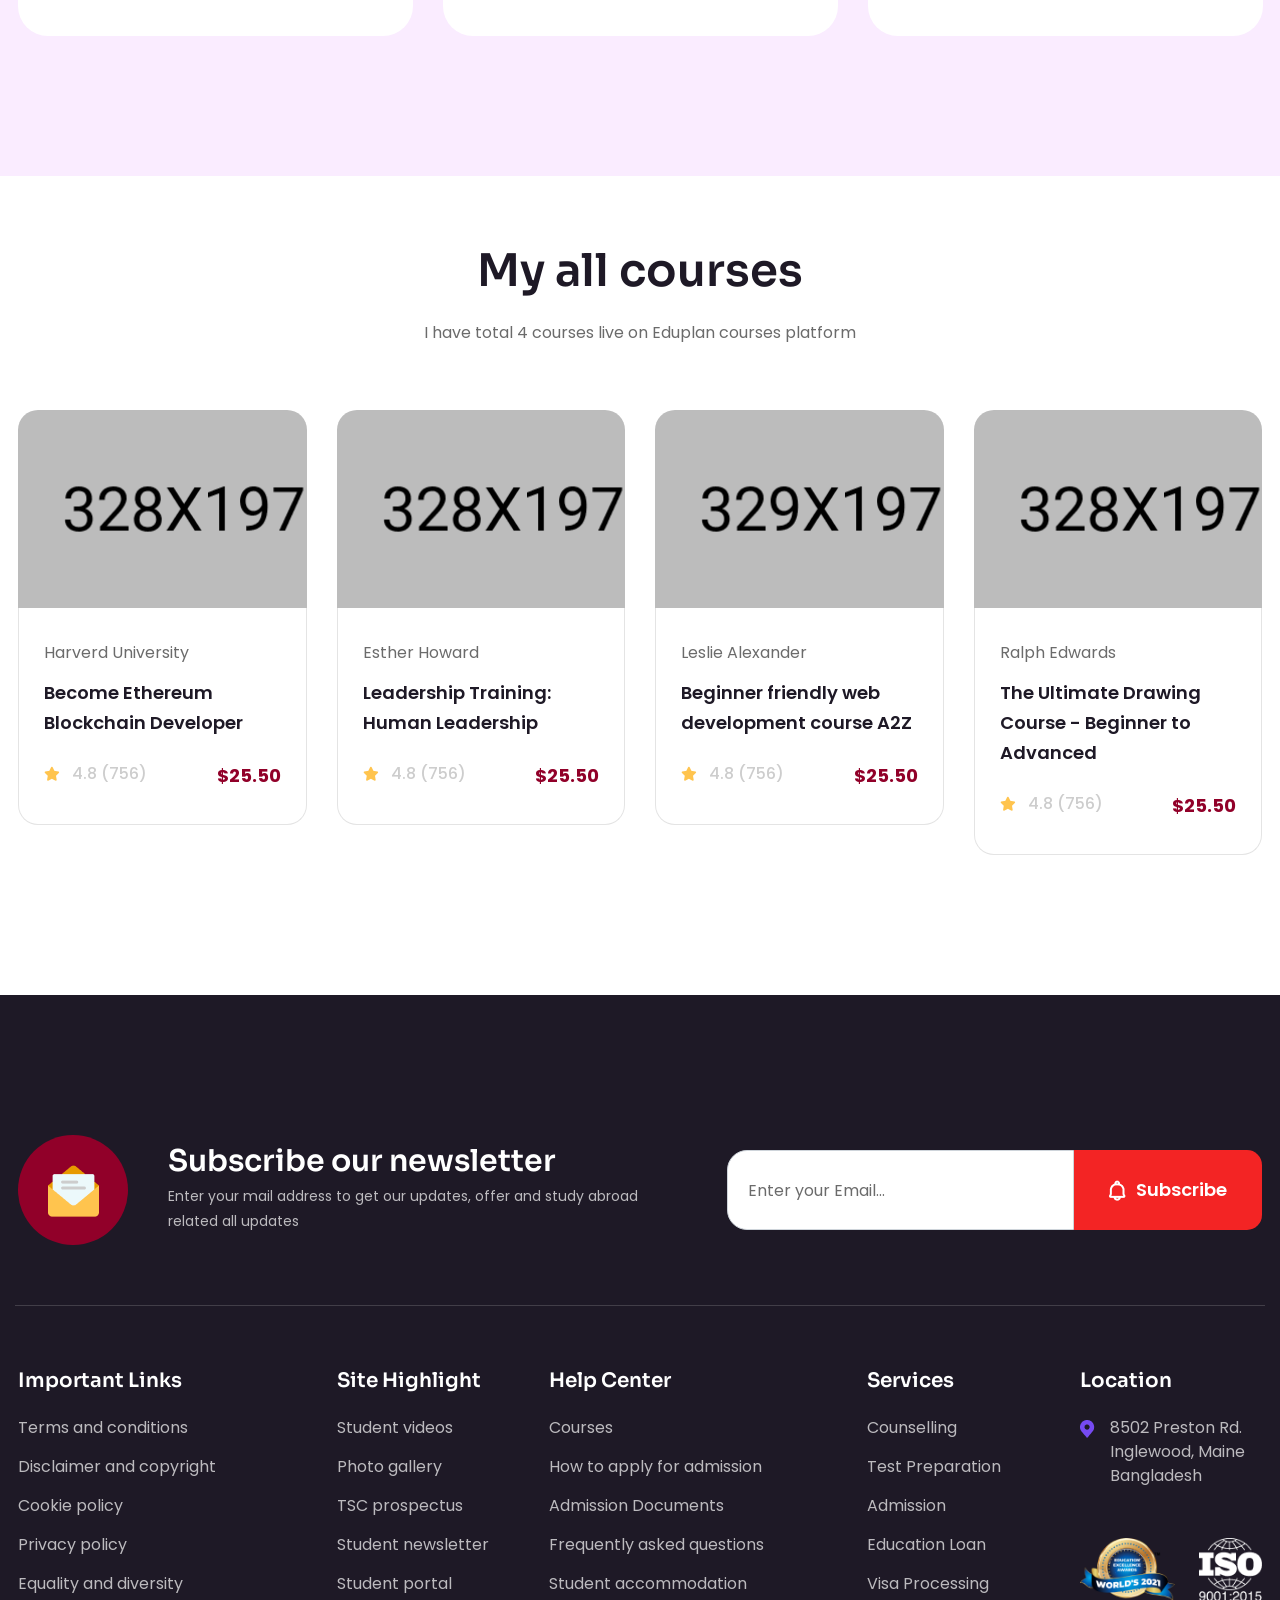
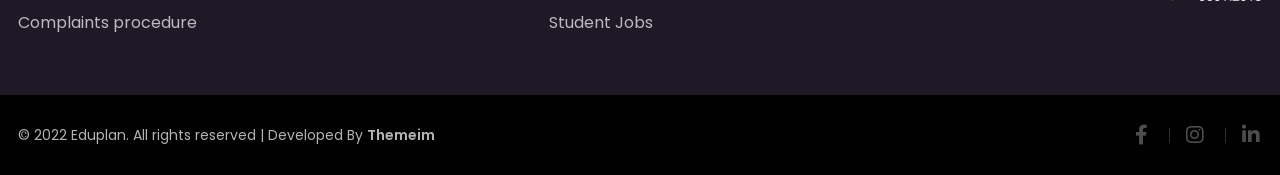
<file: about-instructor.html>
<!DOCTYPE html>
<html lang="en">

<head>
    <meta charset="UTF-8">
    <meta name="viewport" content="width=device-width, initial-scale=1.0">
    <meta http-equiv="X-UA-Compatible" content="IE=edge">
    <meta http-equiv="X-UA-Compatible" content="ie=edge">
    <title>Eduplan HTML-5 Template</title>
    <!-- favicon -->
    <link rel="icon" href="assets/img/favicon.png" sizes="20x20" type="image/png">
    <!-- animate -->
    <link rel="stylesheet" href="assets/css/animate.css">
    <!-- bootstrap -->
    <link rel="stylesheet" href="assets/css/bootstrap.min.css">
    <!-- magnific popup -->
    <link rel="stylesheet" href="assets/css/magnific-popup.css">
    <!-- Nice Select -->
    <link rel="stylesheet" href="assets/css/nice-select.css">
    <!-- Odomiters css -->
    <link rel="stylesheet" href="assets/css/odometer.css">
    <!-- fontawesome -->
    <link rel="stylesheet" href="assets/css/font-awesome.min.css">
    <!-- Slick Slider -->
    <link rel="stylesheet" href="assets/css/slick.css">
    <!-- Main Stylesheet -->
    <link rel="stylesheet" href="assets/css/style.css">
    <!-- Responsive Css -->
    <link rel="stylesheet" href="assets/css/responsive.css">
</head>

<!-- Developed by Shahadat Hossain -->

<body>
    <!-- preloader area start -->
    <div class="preloader" id="preloader">
        <div class="preloader-inner">
            <div class="loader">
            </div>
        </div>
    </div>
    <!-- preloader area end -->

    <!--  search Popup start -->
    <div class="body-overlay" id="body-overlay"></div>
    <div class="search-popup" id="search-popup">
        <form action="index.html" class="search-form">
            <div class="form-group">
                <input type="text" class="form-control" placeholder="Search.....">
            </div>
            <button class="close-btn border-none"><i class="fas fa-search"></i></button>
        </form>
    </div>
    <!-- Search Popup End -->

    <main class="page-wrapper">
        <!-- nav area start here -->
        <div class="nav-area-wrapper-relative">
            <nav class="navbar navbar-area navbar-expand-lg navigation-style-02">
                <div class="container custom-container custom-container-01">
                    <div class="responsive-menu">
                        <div class="logo-wrapper">
                            <a href="index.html" class="logo">
                                <img src="assets/img/Logos/logo-black.svg" alt="">
                            </a>
                        </div>
                        <button class="navbar-toggler navbar-bs-toggler" type="button" data-bs-toggle="collapse"
                            data-bs-target="#themeim_main_menu" aria-expanded="false" aria-label="Toggle navigation">
                            <span class="navbar-toggler-icon"></span>
                        </button>
                    </div>
                    <div class="collapse navbar-collapse" id="themeim_main_menu">
                        <ul class="navbar-nav">
                            <li class="menu-item-has-children">
                                <a href="#0">Home</a>
                                <ul class="sub-menu">
                                    <li><a href="index.html">Home One</a></li>
                                    <li><a href="index-02.html">Home Two</a></li>
                                </ul>
                            </li>

                            <li><a href="about-us.html">About Us</a></li>

                            <li class="menu-item-has-children current-menu-item">
                                <a href="#">Pages</a>
                                <ul class="sub-menu">
                                    <li><a href="Our-services.html">Our Services</a></li>
                                    <li><a href="services-details.html">Services Details</a></li>
                                    <li><a href="our-team.html">Team</a></li>
                                    <li><a href="instructors.html">Instructors</a></li>
                                    <li><a href="about-instructor.html">About Instructor</a></li>
                                    <li><a href="country-details.html">Country Details</a></li>
                                    <li><a href="all-course.html">All Course</a></li>
                                    <li><a href="all-course-widget.html">All Course with widget</a></li>
                                    <li><a href="course-details.html">Course Details</a></li>
                                    <li><a href="apply-online.html">Apply Online</a></li>
                                    <li><a href="shop-cart.html">Shop Cart</a></li>
                                    <li><a href="faq.html">FAQ</a></li>
                                    <li><a href="404.html">404</a></li>
                                    <li><a href="cart-empty.html">Cart Empty</a></li>
                                </ul>
                            </li>

                            <li class="menu-item-has-children">
                                <a href="#">Blog</a>
                                <ul class="sub-menu">
                                    <li><a href="blog.html">Blog</a></li>
                                    <li><a href="blog-classic.html">Blog Classic</a></li>
                                    <li><a href="blog-details.html">Blog Single</a></li>
                                </ul>
                            </li>

                            <li><a href="contact-us.html">Contact Us</a></li>
                        </ul>
                    </div>
                    <div class="nav-right-content">
                        <div class="icon-part">
                            <ul>
                                <li id="search"><a href="#"><img src="assets/img/icon/search-icon.png" alt=""></a></li>
                            </ul>
                        </div>
                        <div class="btn-wrap">
                            <a href="#" class="btn-common nav-btn">Free consultation</a>
                        </div>
                    </div>
                </div>
            </nav>
        </div>
        <!-- nav area end here -->

        <!-- about page start here  -->
        <div class="team-details-wrapper single-page-section-top-space single-page-section-bottom-space">
            <!-- about area start here  -->
            <section class="about-section-area-wrapper section-bottom-space">
                <div class="container custom-container-01">
                    <div class="row align-items-center row-reverse">
                        <div class="col-lg-6 col-md-12">
                            <div class="about-content">
                                <h3 class="content-title">About Instructor</h3>

                                <p class="paragraph">Having over 20 years of experience in the computer science and
                                    information technology fields. Taught many courses at the University level to
                                    thousands of students.
                                    <br>
                                    Have been training students and employees on various programming languages like, C++
                                    , VC++ , JAVA technologies and Web Development.
                                    Running a Youtube Channel on “Algorithms” , which has help many university students
                                    in their academics.
                                </p>

                                <div class="check-point-wrap">
                                    <p class="details-title">Clients and publications include:</p>

                                    <ul class="ul check-point-list style-01 v-02">
                                        <li class="single-check-point">
                                            <span class="icon-wrap">
                                                <i class="fa-solid fa-check icon"></i>
                                            </span>
                                            <span class="content">
                                                <span class="text">Media: GQ, Details, Esquire, High Snobiety &
                                                    Selectism, Complex Media, Hypebeast Magazine
                                                </span>
                                            </span>
                                        </li>

                                        <li class="single-check-point">
                                            <span class="icon-wrap">
                                                <i class="fa-solid fa-check icon"></i>
                                            </span>
                                            <span class="content">
                                                <span class="text">Fashion: Giorgio Armani, Public School NY, The
                                                    Arrivals, Raleigh, En Noir, Ovadia & Sons, Alternative Apparel
                                                </span>
                                            </span>
                                        </li>

                                        <li class="single-check-point">
                                            <span class="icon-wrap">
                                                <i class="fa-solid fa-check icon"></i>
                                            </span>
                                            <span class="content">
                                                <span class="text">Client: Saks Fifth Avenue, Bloomingdales, Barney's
                                                    NY, Carson Street Clothiers</span>
                                            </span>
                                        </li>
                                    </ul>
                                </div>
                            </div>
                        </div>
                        <div class="offset-xl-1 col-lg-6 col-md-7 col-xl-4">
                            <div class="single-instructor-details-wrap">
                                <div class="thumb">
                                    <img src="assets/img/team/single/01.png" alt="image">
                                </div>

                                <div class="content">
                                    <div class="badge-box">
                                        <span class="badges">Top Instructor</span>
                                    </div>

                                    <h4 class="title">Brooklyn Simmons</h4>
                                    <p class="paragraph">Head of Google Map Development at <span
                                            class="ex">Google</span> </p>

                                    <div class="student-review">
                                        <div class="student-wrap">
                                            <span class="number">25896</span>
                                            <span class="text">Total Students</span>
                                        </div>
                                        <div class="review-wrap">
                                            <span class="number">4.5</span>
                                            <span class="text">78542 reviews</span>
                                        </div>
                                    </div>

                                    <ul class="ul social-media-list style-01 color-02">
                                        <li class="single-social-item">
                                            <a href="#" tabindex="-1">
                                                <i class="fa-brands fa-instagram icon"></i>
                                            </a>
                                        </li>
                                        <li class="single-social-item">
                                            <a href="#" tabindex="-1">
                                                <i class="fa-brands fa-facebook-f icon"></i>
                                            </a>
                                        </li>
                                        <li class="single-social-item">
                                            <a href="#" tabindex="-1">
                                                <i class="fa-brands fa-youtube icon"></i>
                                            </a>
                                        </li>
                                        <li class="single-social-item">
                                            <a href="#" tabindex="-1">
                                                <i class="fa-brands fa-linkedin-in icon"></i>
                                            </a>
                                        </li>
                                    </ul>
                                </div>
                            </div>
                        </div>
                    </div>
                </div>
            </section>
            <!-- about area end here  -->

            <!-- testimonial area start here  -->
            <section class="testimonial-area-wrapper section-top-space">
                <div class="testimonial-inner-bg">
                    <div class="container custom-container-01">
                        <div class="row justify-content-center">
                            <div class="col-lg-6">
                                <div class="section-title-wrapper text-center">
                                    <h4 class="section-title">Students feedback</h4>
                                    <p class="description">Let’s see what my students gave feedback about my courses &
                                        classes</p>
                                </div>
                            </div>
                        </div>
                        <div class="row">
                            <div class="col-lg-12">
                                <div class="slick-main global-slick-init" data-infinite="true" data-arrows="true"
                                    data-fade="false" data-speed="500" data-dots="false" data-slidesToShow="3"
                                    data-slidesToScroll="1" data-swipeToSlide="true" data-autoplay="true"
                                    data-autoplaySpeed="2500" data-responsive='[
                                    {"breakpoint": 1367,"settings": {"slidesToShow": 3}},
                                    {"breakpoint": 992,"settings": {"slidesToShow": 2}},
                                    {"breakpoint": 600, "settings": {"slidesToShow": 1}}
                                    ]'>

                                    <div class="slick-item">
                                        <div class="testimonial-single-items style-01 v-02  no-border">
                                            <div class="feedback-wrap">
                                                <ul class="ul feedback-icon-list">
                                                    <li class="single-feedback-item">
                                                        <i class="fas fa-star icon"></i>
                                                    </li>
                                                    <li class="single-feedback-item">
                                                        <i class="fas fa-star icon"></i>
                                                    </li>
                                                    <li class="single-feedback-item">
                                                        <i class="fas fa-star icon"></i>
                                                    </li>
                                                    <li class="single-feedback-item">
                                                        <i class="fas fa-star icon"></i>
                                                    </li>
                                                    <li class="single-feedback-item">
                                                        <i class="fas fa-star icon"></i>
                                                    </li>
                                                </ul>
                                            </div>

                                            <div class="content">
                                                <p class="feedback-text">“I able to prove potential employers that i
                                                    have a
                                                    solid
                                                    understanding of
                                                    computers &
                                                    hardware- and started to receive real, viable job offers”.</p>
                                            </div>

                                            <div class="client-and-quote">
                                                <div class="client-details">
                                                    <div class="thumb">
                                                        <img src="assets/img/sections/testimonial/tesi-01.png" alt="">
                                                    </div>
                                                    <div class="content">
                                                        <p class="client-name">Savannah Nguyen</p>
                                                        <p class="designation">Central African Republic</p>
                                                    </div>
                                                </div>
                                            </div>
                                        </div>
                                    </div>

                                    <div class="slick-item">
                                        <div class="testimonial-single-items style-01 v-02  no-border">
                                            <div class="feedback-wrap">
                                                <ul class="ul feedback-icon-list">
                                                    <li class="single-feedback-item">
                                                        <i class="fas fa-star icon"></i>
                                                    </li>
                                                    <li class="single-feedback-item">
                                                        <i class="fas fa-star icon"></i>
                                                    </li>
                                                    <li class="single-feedback-item">
                                                        <i class="fas fa-star icon"></i>
                                                    </li>
                                                    <li class="single-feedback-item">
                                                        <i class="fas fa-star icon"></i>
                                                    </li>
                                                    <li class="single-feedback-item">
                                                        <i class="fas fa-star icon"></i>
                                                    </li>
                                                </ul>
                                            </div>

                                            <div class="content">
                                                <p class="feedback-text">“I able to prove potential employers that i
                                                    have a
                                                    solid
                                                    understanding of
                                                    computers &
                                                    hardware- and started to receive real, viable job offers”.</p>
                                            </div>

                                            <div class="client-and-quote">
                                                <div class="client-details">
                                                    <div class="thumb">
                                                        <img src="assets/img/sections/testimonial/testi-02.png" alt="">
                                                    </div>
                                                    <div class="content">
                                                        <p class="client-name">Kathryn Murphy</p>
                                                        <p class="designation">Monaco</p>
                                                    </div>
                                                </div>
                                            </div>
                                        </div>
                                    </div>

                                    <div class="slick-item">
                                        <div class="testimonial-single-items style-01 v-02  no-border">
                                            <div class="feedback-wrap">
                                                <ul class="ul feedback-icon-list">
                                                    <li class="single-feedback-item">
                                                        <i class="fas fa-star icon"></i>
                                                    </li>
                                                    <li class="single-feedback-item">
                                                        <i class="fas fa-star icon"></i>
                                                    </li>
                                                    <li class="single-feedback-item">
                                                        <i class="fas fa-star icon"></i>
                                                    </li>
                                                    <li class="single-feedback-item">
                                                        <i class="fas fa-star icon"></i>
                                                    </li>
                                                    <li class="single-feedback-item">
                                                        <i class="fas fa-star icon"></i>
                                                    </li>
                                                </ul>
                                            </div>

                                            <div class="content">
                                                <p class="feedback-text">“I able to prove potential employers that i
                                                    have a
                                                    solid
                                                    understanding of
                                                    computers &
                                                    hardware- and started to receive real, viable job offers”.</p>
                                            </div>

                                            <div class="client-and-quote">
                                                <div class="client-details">
                                                    <div class="thumb">
                                                        <img src="assets/img/sections/testimonial/testi-03.png" alt="">
                                                    </div>
                                                    <div class="content">
                                                        <p class="client-name">Kristin Watson</p>
                                                        <p class="designation">Guinea</p>
                                                    </div>
                                                </div>
                                            </div>
                                        </div>
                                    </div>

                                    <div class="slick-item">
                                        <div class="testimonial-single-items style-01 v-02  no-border">
                                            <div class="feedback-wrap">
                                                <ul class="ul feedback-icon-list">
                                                    <li class="single-feedback-item">
                                                        <i class="fas fa-star icon"></i>
                                                    </li>
                                                    <li class="single-feedback-item">
                                                        <i class="fas fa-star icon"></i>
                                                    </li>
                                                    <li class="single-feedback-item">
                                                        <i class="fas fa-star icon"></i>
                                                    </li>
                                                    <li class="single-feedback-item">
                                                        <i class="fas fa-star icon"></i>
                                                    </li>
                                                    <li class="single-feedback-item">
                                                        <i class="fas fa-star icon"></i>
                                                    </li>
                                                </ul>
                                            </div>

                                            <div class="content">
                                                <p class="feedback-text">“I able to prove potential employers that i
                                                    have a
                                                    solid
                                                    understanding of
                                                    computers &
                                                    hardware- and started to receive real, viable job offers”.</p>
                                            </div>

                                            <div class="client-and-quote">
                                                <div class="client-details">
                                                    <div class="thumb">
                                                        <img src="assets/img/sections/testimonial/testi-02.png" alt="">
                                                    </div>
                                                    <div class="content">
                                                        <p class="client-name">Savannah Nguyen</p>
                                                        <p class="designation">Central African Republic</p>
                                                    </div>
                                                </div>
                                            </div>
                                        </div>
                                    </div>
                                </div>
                            </div>
                        </div>
                    </div>
                </div>
            </section>
            <!-- testimonial area end here  -->

            <!-- course area start hare  -->
            <section class="course-area-wrapper section-top-space">
                <div class="container custom-container-01">
                    <div class="row justify-content-center">
                        <div class="col-lg-6">
                            <div class="section-title-wrapper text-center">
                                <h4 class="section-title">My all courses</h4>
                                <p class="description">I have total 4 courses live on Eduplan courses platform</p>
                            </div>
                        </div>
                    </div>

                    <div class="row column-gap">
                        <div class="col-sm-6 col-md-6 col-lg-4 col-xl-3">
                            <div class="single-course-item">
                                <div class="thumbnail zoom-in">
                                    <div class="background-image"
                                        style="background-image: url(assets/img/course/01.png);"></div>
                                </div>
                                <div class="contact">
                                    <p class="tag">Harverd University</p>
                                    <h3 class="title">
                                        <a href="#">Become Ethereum Blockchain Developer</a>
                                    </h3>

                                    <div class="meta-box">
                                        <div class="left-content">
                                            <di class="feedback">
                                                <i class="fas fa-star icon"></i>
                                                <span class="text">4.8 (756)</span>
                                            </di>
                                        </div>
                                        <div class="right-content">
                                            <p class="price">$25.50</p>
                                        </div>
                                    </div>
                                </div>

                                <div class="hover-option">
                                    <div class="contact">
                                        <p class="tag">Harverd University</p>
                                        <h3 class="title">
                                            <a href="#">Become Ethereum Blockchain Developer</a>
                                        </h3>

                                        <p class="paragraph">We have professional alliance's with leading Universities
                                            Colleges
                                            around the world.
                                        </p>

                                        <div class="meta-box">
                                            <div class="left-content">
                                                <di class="feedback">
                                                    <i class="fa-solid fa-user-group icon"></i>
                                                    <span class="text">548796</span>
                                                </di>
                                            </div>
                                            <div class="right-content">
                                                <i class="fa-solid fa-clock icon"></i>
                                                <span class="duration">23 hr 54 min</span>
                                            </div>
                                        </div>

                                        <div class="video-play-wrapper">
                                            <a class="video-play-btn mfp-iframe"
                                                href="https://www.youtube.com/watch?v=c7XEhXZ_rsk">
                                                <svg width="14" height="25" viewBox="0 0 14 25" fill="none"
                                                    xmlns="http://www.w3.org/2000/svg">
                                                    <path
                                                        d="M13.124 12.6362L0.364909 24.7606L0.36491 0.511875L13.124 12.6362Z"
                                                        fill="white"></path>
                                                </svg>
                                            </a>

                                            <p class="text">Watch Intro</p>
                                        </div>
                                    </div>
                                </div>
                            </div>
                        </div>

                        <div class="col-sm-6 col-md-6 col-lg-4 col-xl-3">
                            <div class="single-course-item">
                                <div class="thumbnail zoom-in">
                                    <div class="background-image"
                                        style="background-image: url(assets/img/course/02.png);"></div>
                                </div>
                                <div class="contact">
                                    <p class="tag">Esther Howard</p>
                                    <h3 class="title">
                                        <a href="#">Leadership Training: Human Leadership</a>
                                    </h3>

                                    <div class="meta-box">
                                        <div class="left-content">
                                            <di class="feedback">
                                                <i class="fas fa-star icon"></i>
                                                <span class="text">4.8 (756)</span>
                                            </di>
                                        </div>
                                        <div class="right-content">
                                            <p class="price">$25.50</p>
                                        </div>
                                    </div>
                                </div>

                                <div class="hover-option">
                                    <div class="contact">
                                        <p class="tag">Esther Howard</p>
                                        <h3 class="title">
                                            <a href="#">Leadership Training: Human Leadership</a>
                                        </h3>

                                        <p class="paragraph">We have professional alliance's with leading Universities
                                            Colleges
                                            around the world.
                                        </p>

                                        <div class="meta-box">
                                            <div class="left-content">
                                                <di class="feedback">
                                                    <i class="fa-solid fa-user-group icon"></i>
                                                    <span class="text">548796</span>
                                                </di>
                                            </div>
                                            <div class="right-content">
                                                <i class="fa-solid fa-clock icon"></i>
                                                <span class="duration">23 hr 54 min</span>
                                            </div>
                                        </div>

                                        <div class="video-play-wrapper">
                                            <a class="video-play-btn mfp-iframe"
                                                href="https://www.youtube.com/watch?v=c7XEhXZ_rsk">
                                                <svg width="14" height="25" viewBox="0 0 14 25" fill="none"
                                                    xmlns="http://www.w3.org/2000/svg">
                                                    <path
                                                        d="M13.124 12.6362L0.364909 24.7606L0.36491 0.511875L13.124 12.6362Z"
                                                        fill="white"></path>
                                                </svg>
                                            </a>

                                            <p class="text">Watch Intro</p>
                                        </div>
                                    </div>
                                </div>
                            </div>
                        </div>

                        <div class="col-sm-6 col-md-6 col-lg-4 col-xl-3">
                            <div class="single-course-item">
                                <div class="thumbnail zoom-in">
                                    <div class="background-image"
                                        style="background-image: url(assets/img/course/03.png);"></div>
                                </div>
                                <div class="contact">
                                    <p class="tag">Leslie Alexander</p>
                                    <h3 class="title">
                                        <a href="#">Beginner friendly web development course A2Z</a>
                                    </h3>

                                    <div class="meta-box">
                                        <div class="left-content">
                                            <di class="feedback">
                                                <i class="fas fa-star icon"></i>
                                                <span class="text">4.8 (756)</span>
                                            </di>
                                        </div>
                                        <div class="right-content">
                                            <p class="price">$25.50</p>
                                        </div>
                                    </div>
                                </div>

                                <div class="hover-option">
                                    <div class="contact">
                                        <p class="tag">Leslie Alexander</p>
                                        <h3 class="title">
                                            <a href="#">Beginner friendly web development course A2Z</a>
                                        </h3>

                                        <p class="paragraph">We have professional alliance's with leading Universities
                                            Colleges
                                            around the world.
                                        </p>

                                        <div class="meta-box">
                                            <div class="left-content">
                                                <di class="feedback">
                                                    <i class="fa-solid fa-user-group icon"></i>
                                                    <span class="text">548796</span>
                                                </di>
                                            </div>
                                            <div class="right-content">
                                                <i class="fa-solid fa-clock icon"></i>
                                                <span class="duration">23 hr 54 min</span>
                                            </div>
                                        </div>

                                        <div class="video-play-wrapper">
                                            <a class="video-play-btn mfp-iframe"
                                                href="https://www.youtube.com/watch?v=c7XEhXZ_rsk">
                                                <svg width="14" height="25" viewBox="0 0 14 25" fill="none"
                                                    xmlns="http://www.w3.org/2000/svg">
                                                    <path
                                                        d="M13.124 12.6362L0.364909 24.7606L0.36491 0.511875L13.124 12.6362Z"
                                                        fill="white"></path>
                                                </svg>
                                            </a>

                                            <p class="text">Watch Intro</p>
                                        </div>
                                    </div>
                                </div>
                            </div>
                        </div>

                        <div class="col-sm-6 col-md-6 col-lg-4 col-xl-3">
                            <div class="single-course-item">
                                <div class="thumbnail zoom-in">
                                    <div class="background-image"
                                        style="background-image: url(assets/img/course/04.png);"></div>
                                </div>
                                <div class="contact">
                                    <p class="tag">Ralph Edwards</p>
                                    <h3 class="title">
                                        <a href="#">The Ultimate Drawing Course - Beginner to Advanced</a>
                                    </h3>

                                    <div class="meta-box">
                                        <div class="left-content">
                                            <di class="feedback">
                                                <i class="fas fa-star icon"></i>
                                                <span class="text">4.8 (756)</span>
                                            </di>
                                        </div>
                                        <div class="right-content">
                                            <p class="price">$25.50</p>
                                        </div>
                                    </div>
                                </div>

                                <div class="hover-option">
                                    <div class="contact">
                                        <p class="tag">Ralph Edwards</p>
                                        <h3 class="title">
                                            <a href="#">The Ultimate Drawing Course - Beginner to Advanced</a>
                                        </h3>

                                        <p class="paragraph">We have professional alliance's with leading Universities
                                            Colleges
                                            around the world.
                                        </p>

                                        <div class="meta-box">
                                            <div class="left-content">
                                                <di class="feedback">
                                                    <i class="fa-solid fa-user-group icon"></i>
                                                    <span class="text">548796</span>
                                                </di>
                                            </div>
                                            <div class="right-content">
                                                <i class="fa-solid fa-clock icon"></i>
                                                <span class="duration">23 hr 54 min</span>
                                            </div>
                                        </div>

                                        <div class="video-play-wrapper">
                                            <a class="video-play-btn mfp-iframe"
                                                href="https://www.youtube.com/watch?v=c7XEhXZ_rsk">
                                                <svg width="14" height="25" viewBox="0 0 14 25" fill="none"
                                                    xmlns="http://www.w3.org/2000/svg">
                                                    <path
                                                        d="M13.124 12.6362L0.364909 24.7606L0.36491 0.511875L13.124 12.6362Z"
                                                        fill="white"></path>
                                                </svg>
                                            </a>

                                            <p class="text">Watch Intro</p>
                                        </div>
                                    </div>
                                </div>
                            </div>
                        </div>
                    </div>
                </div>
            </section>
            <!-- course area end hare  -->
        </div>
        <!-- about page end here  -->

        <!--~~~~~~~~~~~~~~~~~~~~~~~~~~~~~~~~~~~~~~~
            footer area start Here
        ~~~~~~~~~~~~~~~~~~~~~~~~~~~~~~~~~~~~~~~~-->
        <footer class="footer-area style-01">
            <div class="footer-top">
                <div class="container custom-container-01">
                    <div class="row">
                        <div class="col-lg-12 col-md-12 col-sm-12">
                            <div class="footer-widget widget widget_subscribe">
                                <div class="subscibe-wrapper">
                                    <div class="content-wrap">
                                        <div class="icon">
                                            <img src="assets/img/icon/newslater.png" alt="">
                                        </div>
                                        <div class="content">
                                            <h4 class="title">Subscribe our newsletter</h4>
                                            <p>Enter your mail address to get our updates, offer and study abroad
                                                related all updates</p>
                                        </div>

                                    </div>
                                    <div class="subscribe-form">
                                        <div class="form-group">
                                            <input type="text" name="fname" placeholder="Enter your Email..."
                                                class="form-control" required="" aria-required="true">
                                            <div class="btn-wrap">
                                                <a href="service-single.html" class="subscribe-btn">
                                                    <img src="assets/img/icon/bell.png" alt="">subscribe</a>
                                            </div>
                                        </div>
                                    </div>
                                </div>
                            </div>
                        </div>
                    </div>
                    <div class="footer-middle">
                        <div class="row">
                            <div class="col-lg-3 col-md-6 col-sm-6">
                                <div class="footer-widget widget widget_nav_menu">
                                    <h4 class="widget-headline">Important Links</h4>
                                    <ul>
                                        <li><a href="#">Terms and conditions</a></li>
                                        <li><a href="#">Disclaimer and copyright</a></li>
                                        <li><a href="#">Cookie policy</a></li>
                                        <li><a href="#">Privacy policy</a></li>
                                        <li><a href="#">Equality and diversity</a></li>
                                        <li><a href="#">Complaints procedure</a></li>
                                    </ul>
                                </div>
                            </div>
                            <div class="col-lg-2 col-md-6 col-sm-6">
                                <div class="footer-widget widget widget_nav_menu">
                                    <h4 class="widget-headline">Site Highlight</h4>
                                    <ul>
                                        <li><a href="#">Student videos</a></li>
                                        <li><a href="#">Photo gallery</a></li>
                                        <li><a href="#">TSC prospectus</a></li>
                                        <li><a href="#">Student newsletter</a></li>
                                        <li><a href="#">Student portal</a></li>
                                    </ul>
                                </div>
                            </div>
                            <div class="col-lg-3 col-md-6 col-sm-6">
                                <div class="footer-widget widget widget_nav_menu">
                                    <h4 class="widget-headline">Help Center</h4>
                                    <ul>
                                        <li><a href="#">Courses</a></li>
                                        <li><a href="#">How to apply for admission</a></li>
                                        <li><a href="#">Admission Documents</a></li>
                                        <li><a href="#">Frequently asked questions</a></li>
                                        <li><a href="#">Student accommodation</a></li>
                                        <li><a href="#">Student Jobs</a></li>
                                    </ul>
                                </div>
                            </div>
                            <div class="col-lg-2 col-md-6 col-sm-6">
                                <div class="footer-widget widget widget_nav_menu">
                                    <h4 class="widget-headline">Services</h4>
                                    <ul>
                                        <li><a href="#">Counselling</a></li>
                                        <li><a href="#">Test Preparation</a></li>
                                        <li><a href="#">Admission</a></li>
                                        <li><a href="#">Education Loan</a></li>
                                        <li><a href="#">Visa Processing</a></li>
                                    </ul>
                                </div>
                            </div>
                            <div class="col-lg-2 col-md-6 col-sm-6">
                                <div class="footer-widget widget widget_nav_menu">
                                    <h4 class="widget-headline">Location</h4>
                                    <ul class="contact_info_list">
                                        <li class="single-info-item">
                                            <div class="icon">
                                                <img src="assets/img/icon/location-02.png" alt="">
                                            </div>
                                            <div class="details">
                                                8502 Preston Rd. Inglewood, Maine Bangladesh
                                            </div>
                                        </li>
                                        <li class="single-info-item">
                                            <div class="icon me-4">
                                                <img src="assets/img/icon/edu-award.png" alt="">
                                            </div>
                                            <div class="icon">
                                                <img src="assets/img/icon/iso.png" alt="">
                                            </div>
                                        </li>
                                    </ul>
                                </div>
                            </div>
                        </div>
                    </div>
                </div>
            </div>
            <div class="copyright-area">
                <div class="container custom-container-01">
                    <div class="row">
                        <div class="col-lg-12">
                            <div class="copyright-area-inner">
                                <p>© 2022 Eduplan. All rights reserved | Developed By <span>Themeim</span></p>
                                <div class="footer-social-area">
                                    <ul class="social-icon-02">
                                        <li><a href="#0"><i class="fab fa-facebook-f"></i></a></li>
                                        <li><a href="#0"><i class="fab fa-instagram"></i></a></li>
                                        <li><a href="#0"><i class="fab fa-linkedin-in"></i></a></li>
                                    </ul>
                                </div>
                            </div>
                        </div>
                    </div>
                </div>
            </div>
        </footer>
        <!--~~~~~~~~~~~~~~~~~~~~~~~~~~~~~~~~~~~~~~~
            footer area End Here
        ~~~~~~~~~~~~~~~~~~~~~~~~~~~~~~~~~~~~~~~~-->
    </main>

    <!-- back to top area start -->
    <!-- <div class="back-to-top">
        <span class="back-top"><i class="fa fa-angle-up"></i></span>
    </div> -->
    <!-- back to top area end -->

    <!-- Jquery Js -->
    <script src="assets/js/jquery-3.6.0.min.js"></script>
    <!-- bootstrap -->
    <script src="assets/js/bootstrap.min.js"></script>
    <!-- magnific popup -->
    <script src="assets/js/jquery.magnific-popup.js"></script>
    <!-- wow -->
    <script src="assets/js/wow.min.js"></script>
    <!-- Nice Select -->
    <script src="assets/js/jquery.nice-select.js"></script>
    <!-- countdown -->
    <script src="assets/js/jquery.countdown.min.js"></script>
    <!-- Odomiters -->
    <script src="assets/js/odometer.min.js"></script>
    <!-- Viewport Js -->
    <script src="assets/js/viewport.jquery.js"></script>
    <!-- slick Js -->
    <script src="assets/js/slick.min.js"></script>
    <!-- main js -->
    <script src="assets/js/main.js"></script>

</body>

</html>
</file>
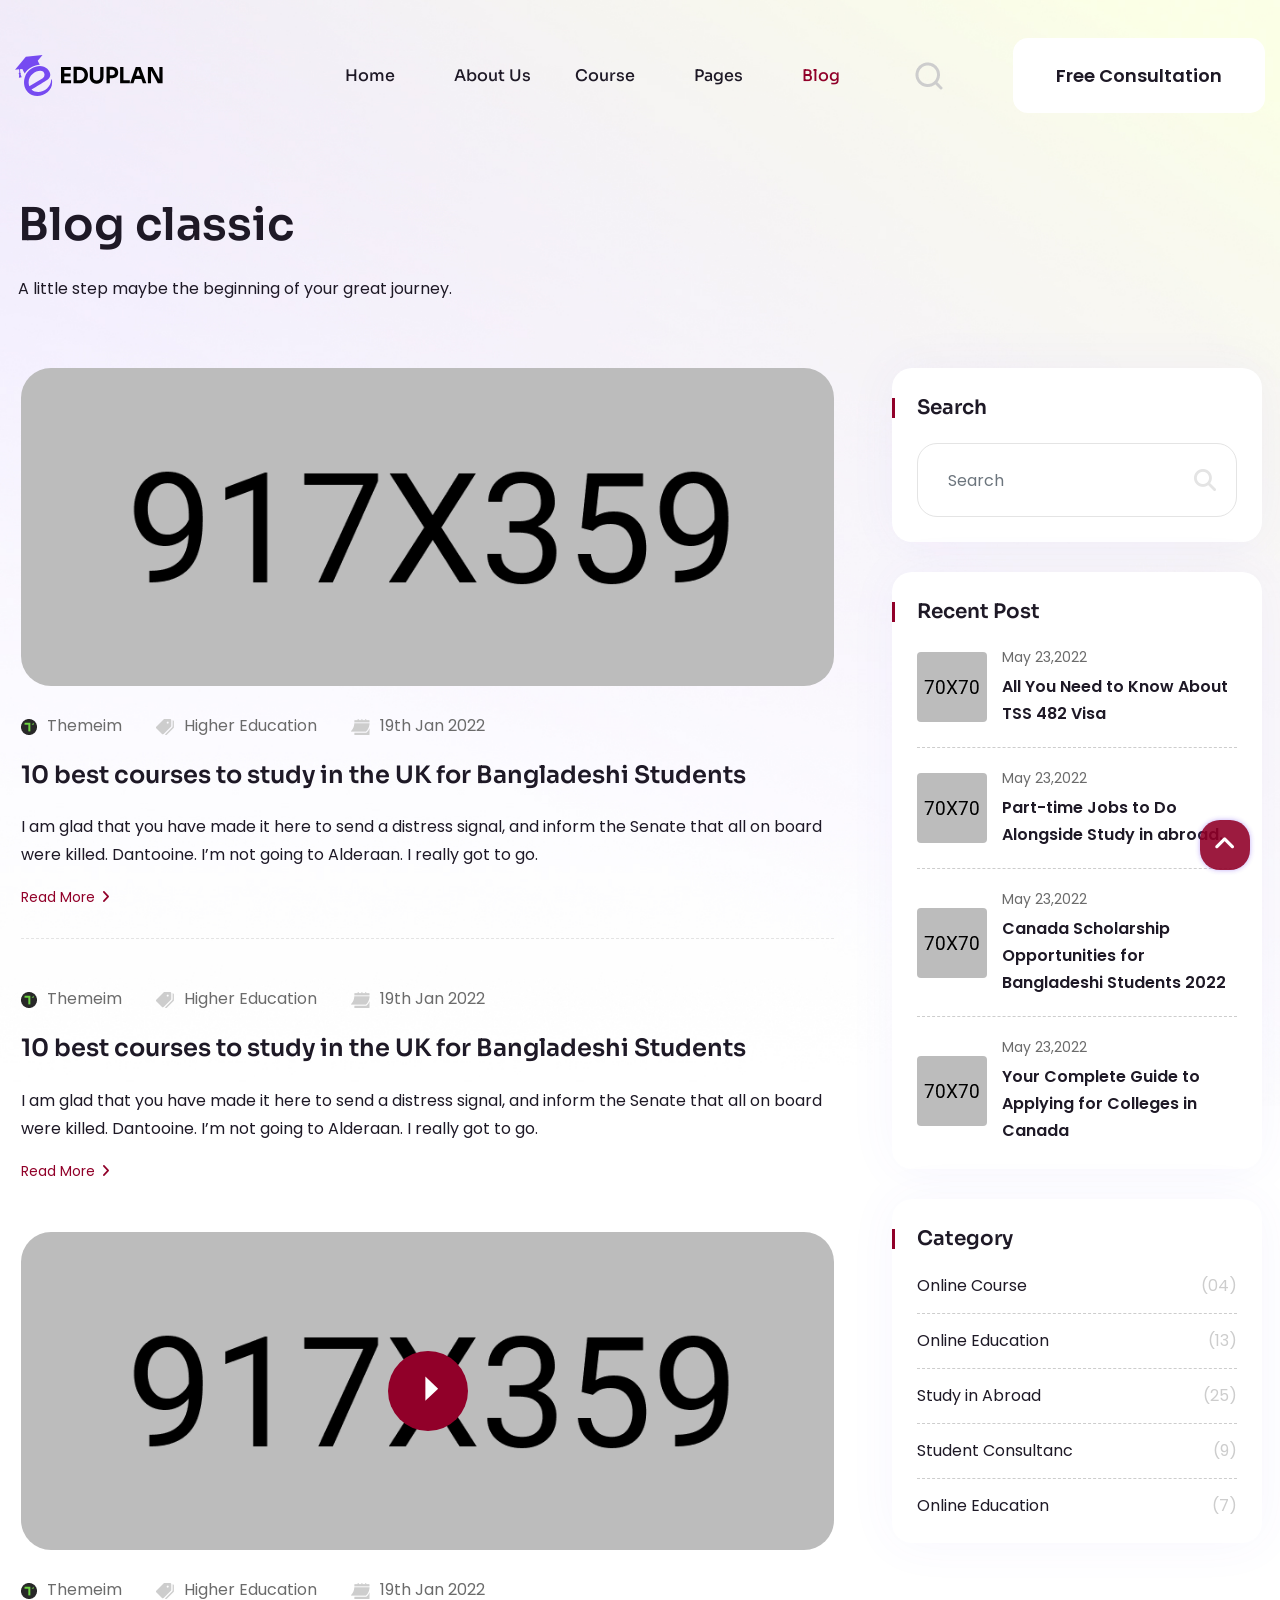
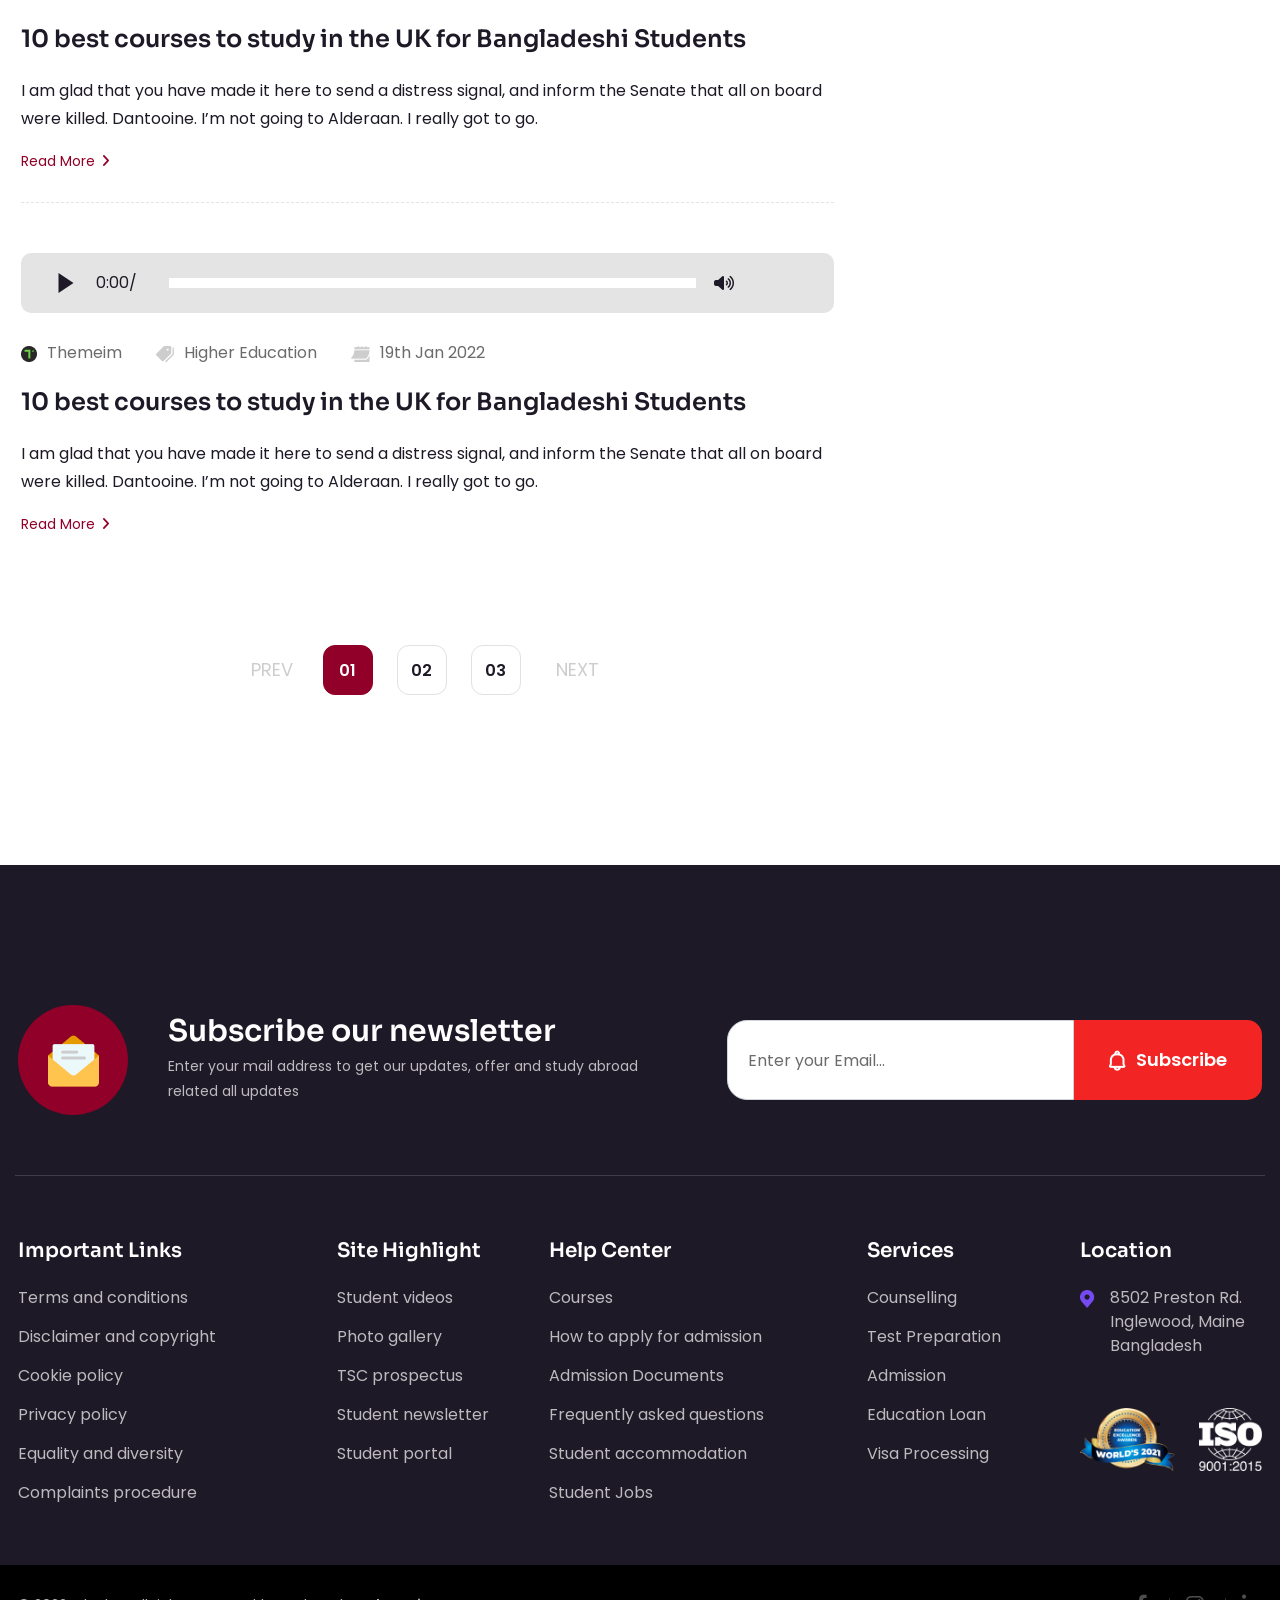
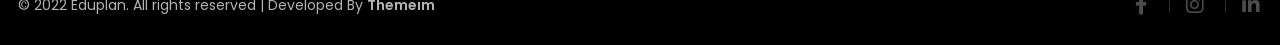
<file: blog-classic.html>
<!DOCTYPE html>
<html lang="en">

<head>
    <meta charset="UTF-8">
    <meta name="viewport" content="width=device-width, initial-scale=1.0">
    <meta http-equiv="X-UA-Compatible" content="IE=edge">
    <meta http-equiv="X-UA-Compatible" content="ie=edge">
    <title>Eduplan HTML-5 Template</title>
    <!-- favicon -->
    <link rel="icon" href="assets/img/favicon.png" sizes="20x20" type="image/png">
    <!-- animate -->
    <link rel="stylesheet" href="assets/css/animate.css">
    <!-- bootstrap -->
    <link rel="stylesheet" href="assets/css/bootstrap.min.css">
    <!-- magnific popup -->
    <link rel="stylesheet" href="assets/css/magnific-popup.css">
    <!-- Nice Select -->
    <link rel="stylesheet" href="assets/css/nice-select.css">
    <!-- Odomiters css -->
    <link rel="stylesheet" href="assets/css/odometer.css">
    <!-- fontawesome -->
    <link rel="stylesheet" href="assets/css/font-awesome.min.css">
    <!-- Slick Slider -->
    <link rel="stylesheet" href="assets/css/slick.css">
    <!-- Main Stylesheet -->
    <link rel="stylesheet" href="assets/css/style.css">
    <!-- Responsive Css -->
    <link rel="stylesheet" href="assets/css/responsive.css">
</head>

<!-- Developed by Shahadat Hossain -->

<body>
    <!-- preloader area start -->
    <div class="preloader" id="preloader">
        <div class="preloader-inner">
            <div class="loader">
            </div>
        </div>
    </div>
    <!-- preloader area end -->

    <!--  search Popup start -->
    <div class="body-overlay" id="body-overlay"></div>
    <div class="search-popup" id="search-popup">
        <form action="index.html" class="search-form">
            <div class="form-group">
                <input type="text" class="form-control" placeholder="Search.....">
            </div>
            <button class="close-btn border-none"><i class="fas fa-search"></i></button>
        </form>
    </div>
    <!-- Search Popup End -->
    <main class="page-wrapper">

        <!--~~~~~~~~~~~~~~~~~~~~~~~~~~~~~~~~~~~~~~~
            Nav Area Start Here
        ~~~~~~~~~~~~~~~~~~~~~~~~~~~~~~~~~~~~~~~~-->

        <!-- main  navbar area start -->
        <div class="nav-area-wrapper-relative">
            <nav class="navbar navbar-area navbar-expand-lg navigation-style-02">
                <div class="container custom-container custom-container-01">
                    <div class="responsive-menu">
                        <div class="logo-wrapper">
                            <a href="index.html" class="logo">
                                <img src="assets/img/Logos/logo-black.svg" alt="" />
                            </a>
                        </div>
                        <button class="navbar-toggler navbar-bs-toggler" type="button" data-bs-toggle="collapse"
                            data-bs-target="#themeim_main_menu" aria-expanded="false" aria-label="Toggle navigation">
                            <span class="navbar-toggler-icon"></span>
                        </button>
                    </div>
                    <div class="collapse navbar-collapse" id="themeim_main_menu">
                        <ul class="navbar-nav">
                            <li class="menu-item-has-children">
                                <a href="#0">Home</a>
                                <ul class="sub-menu">
                                    <li><a href="index.html">Home One</a></li>
                                    <li><a href="index-02.html">Home Two</a></li>
                                </ul>
                            </li>
                            <li><a href="about-us.html">About Us</a></li>

                            <li class="menu-item-has-children">
                                <a href="#">Course</a>
                                <ul class="sub-menu">
                                    <li><a href="all-course.html">All Course</a></li>
                                    <li><a href="all-course-widget.html">All Course with widget</a></li>
                                </ul>
                            </li>
                            <li class="menu-item-has-children">
                                <a href="#">Pages</a>
                                <ul class="sub-menu">
                                    <li><a href="Our-services.html">Our Services</a></li>
                                    <li><a href="services-details.html">Services Details</a></li>
                                    <li><a href="our-team.html">Team</a></li>
                                    <li><a href="instructors.html">Instructors</a></li>
                                    <li><a href="about-instructor.html">About Instructor</a></li>
                                    <li><a href="country-details.html">Country Details</a></li>
                                    <li><a href="all-course.html">All Course</a></li>
                                    <li><a href="all-course-widget.html">All Course with widget</a></li>
                                    <li><a href="course-details.html">Course Details</a></li>
                                    <li><a href="apply-online.html">Apply Online</a></li>
                                    <li><a href="shop-cart.html">Shop Cart</a></li>
                                    <li><a href="faq.html">FAQ</a></li>
                                    <li><a href="404.html">404</a></li>
                                    <li><a href="cart-empty.html">Cart Empty</a></li>
                                </ul>
                            </li>
                            <li class="menu-item-has-children current-menu-item">
                                <a href="#">Blog</a>
                                <ul class="sub-menu">
                                    <li><a href="blog.html">Blog</a></li>
                                    <li><a href="blog-classic.html">Blog Classic</a></li>
                                    <li><a href="blog-details.html">Blog Single</a></li>
                                </ul>
                            </li>
                        </ul>
                    </div>
                    <div class="nav-right-content">
                        <div class="icon-part">
                            <ul>
                                <li id="search"><a href="#"><img src="assets/img/icon/search-icon.png" alt=""></a>
                                </li>
                            </ul>
                        </div>
                        <div class="btn-wrap">
                            <a href="#" class="btn-common nav-btn no-border">Free consultation</a>
                        </div>
                    </div>
                </div>
            </nav>
        </div>
        <!-- main navbar area end -->

        <!--~~~~~~~~~~~~~~~~~~~~~~~~~~~~~~~~~~~~~~~
            Nav Area Start Here
        ~~~~~~~~~~~~~~~~~~~~~~~~~~~~~~~~~~~~~~~~-->
        <div class="blog-classic single-page-section-top-space single-page-section-bottom-space">
            <!--~~~~~~~~~~~~~~~~~~~~~~~~~~~~~~~~~~~~~~~
            Blog Classic Header start here
        ~~~~~~~~~~~~~~~~~~~~~~~~~~~~~~~~~~~~~~~~-->
            <div class="breadcrumb-wrap style-01">
                <div class="container custom-container-01">
                    <div class="row">
                        <div class="col-lg-12">
                            <div class="breadcrumb-content">
                                <h3 class="title">Blog classic</h3>
                                <p class="details">A little step maybe the beginning of your great journey.
                                </p>
                            </div>
                        </div>
                    </div>
                </div>
            </div>
            <!--~~~~~~~~~~~~~~~~~~~~~~~~~~~~~~~~~~~~~~~
            Blog Classic Header End Here
        ~~~~~~~~~~~~~~~~~~~~~~~~~~~~~~~~~~~~~~~~-->

            <!--~~~~~~~~~~~~~~~~~~~~~~~~~~~~~~~~~~~~~~~
            Blog Grid Secction start here
        ~~~~~~~~~~~~~~~~~~~~~~~~~~~~~~~~~~~~~~~~-->
            <section class="blog-grid-section">
                <div class="container custom-container-01">
                    <div class="row">
                        <div class="col-lg-8">
                            <div class="row">
                                <div class="col-lg-12">
                                    <div class="blog-grid-item-02 style-01">
                                        <div class="thumbnail">
                                            <img src="assets/img/sections/blog/blog-classic-01.png" alt="Group Study">
                                        </div>
                                        <div class="content">
                                            <ul class="post-categories">
                                                <li><img src="assets/img/icon/themeim.png" alt="">Themeim</li>
                                                <li><img src="assets/img/icon/tag-02.png" alt="">Higher education</li>
                                                <li><img src="assets/img/icon/calander-book.png" alt="">19th Jan 2022
                                                </li>
                                            </ul>
                                            <h4 class="title"> <a href="blog-single.html">10 best courses to study in
                                                    the UK
                                                    for Bangladeshi Students</a></h4>
                                            <p>I am glad that you have made it here to send a distress signal, and
                                                inform
                                                the Senate that all on board were killed. Dantooine. I’m not going to
                                                Alderaan. I really got to go.</p>
                                            <div class="btn-wrap">
                                                <a href="#0" class="more-btn">Read More
                                                    <i class="fa-solid fa-angle-right icon"></i>
                                                </a>
                                            </div>
                                        </div>
                                    </div>
                                    <div class="blog-grid-item-02 style-01">
                                        <div class="content">
                                            <ul class="post-categories">
                                                <li><img src="assets/img/icon/themeim.png" alt="">Themeim</li>
                                                <li><img src="assets/img/icon/tag-02.png" alt="">Higher education</li>
                                                <li><img src="assets/img/icon/calander-book.png" alt="">19th Jan 2022
                                                </li>
                                            </ul>
                                            <h4 class="title"> <a href="blog-single.html">10 best courses to study in
                                                    the UK
                                                    for Bangladeshi Students</a></h4>
                                            <p>I am glad that you have made it here to send a distress signal, and
                                                inform
                                                the Senate that all on board were killed. Dantooine. I’m not going to
                                                Alderaan. I really got to go.</p>
                                            <div class="btn-wrap">
                                                <a href="#0" class="more-btn">Read More
                                                    <i class="fa-solid fa-angle-right icon"></i>
                                                </a>
                                            </div>
                                        </div>
                                    </div>
                                </div>
                                <div class="col-lg-12">
                                    <div class="blog-grid-item-02 style-01">
                                        <div class="thumbnail">
                                            <img src="assets/img/sections/blog/blog-classic-02.png" alt="Group Study">
                                            <a class="video-play-btn mfp-iframe"
                                                href="https://www.youtube.com/watch?v=c7XEhXZ_rsk">
                                                <svg width="14" height="25" viewBox="0 0 14 25" fill="none"
                                                    xmlns="http://www.w3.org/2000/svg">
                                                    <path
                                                        d="M13.124 12.6362L0.364909 24.7606L0.36491 0.511875L13.124 12.6362Z"
                                                        fill="white"></path>
                                                </svg>
                                            </a>
                                        </div>
                                        <div class="content">
                                            <ul class="post-categories">
                                                <li><img src="assets/img/icon/themeim.png" alt="">Themeim</li>
                                                <li><img src="assets/img/icon/tag-02.png" alt="">Higher education</li>
                                                <li><img src="assets/img/icon/calander-book.png" alt="">19th Jan 2022
                                                </li>
                                            </ul>
                                            <h4 class="title"> <a href="blog-single.html">10 best courses to study in
                                                    the UK
                                                    for Bangladeshi Students</a></h4>
                                            <p>I am glad that you have made it here to send a distress signal, and
                                                inform
                                                the Senate that all on board were killed. Dantooine. I’m not going to
                                                Alderaan. I really got to go.</p>
                                            <div class="btn-wrap">
                                                <a href="#0" class="more-btn">Read More
                                                    <i class="fa-solid fa-angle-right icon"></i>
                                                </a>
                                            </div>
                                        </div>
                                    </div>
                                    <div class="blog-grid-item-02 style-01">
                                        <div class="content">
                                            <!-- Audio player control -->
                                            <div class="audio-player">
                                                <div class="controls">
                                                    <div class="play-container">
                                                        <div class="toggle-play play">
                                                        </div>
                                                    </div>
                                                    <div class="timeline">
                                                        <div class="custom-progress"></div>
                                                    </div>
                                                    <div class="time">
                                                        <div class="current">0:00</div>
                                                        <div class="divider">/</div>
                                                        <div class="length"></div>
                                                    </div>
                                                    <div class="volume-container">
                                                        <div class="volume-button">
                                                            <i class="fas fa-volume-up"></i>
                                                        </div>

                                                        <div class="volume-slider">
                                                            <div class="volume-percentage"></div>
                                                        </div>
                                                    </div>
                                                </div>
                                            </div>
                                            <!-- Audio player control -->
                                            <ul class="post-categories">
                                                <li><img src="assets/img/icon/themeim.png" alt="">Themeim</li>
                                                <li><img src="assets/img/icon/tag-02.png" alt="">Higher education</li>
                                                <li><img src="assets/img/icon/calander-book.png" alt="">19th Jan 2022
                                                </li>
                                            </ul>
                                            <h4 class="title"> <a href="blog-single.html">10 best courses to study in
                                                    the UK
                                                    for Bangladeshi Students</a></h4>
                                            <p>I am glad that you have made it here to send a distress signal, and
                                                inform
                                                the Senate that all on board were killed. Dantooine. I’m not going to
                                                Alderaan. I really got to go.</p>
                                            <div class="btn-wrap">
                                                <a href="#0" class="more-btn">Read More
                                                    <i class="fa-solid fa-angle-right icon"></i>
                                                </a>
                                            </div>
                                        </div>
                                    </div>
                                </div>
                            </div>
                            <div class="row">
                                <div class="col-lg-12">
                                    <div class="blog-pagination margin-bottom-30 desktop-center mobile-left">
                                        <div class="pagination">
                                            <ul class="pagination-list">
                                                <li>
                                                    <a href="#" class="page-number able left-arrow">
                                                        PREV
                                                    </a>
                                                </li>
                                                <li>
                                                    <a href="#" class="page-number current">01</a>
                                                </li>
                                                <li>
                                                    <a href="#" class="page-number">02</a>
                                                </li>
                                                <li>
                                                    <a href="#" class="page-number">03</a>
                                                </li>
                                                <li>
                                                    <a href="#" class="page-number able right-arrow">
                                                        NEXT
                                                    </a>
                                                </li>
                                            </ul>
                                        </div>
                                    </div>
                                </div>
                            </div>
                        </div>
                        <div class="col-lg-4">
                            <div class="widget-area style-01">
                                <div class="widget widget_search">
                                    <h2 class="widget-headline">Search</h2>
                                    <form action="blog.html" class="search-form">
                                        <div class="form-group">
                                            <input type="text" class="form-control" placeholder="Search">
                                        </div>
                                        <button class="submit-btn" type="submit"><i class="fa fa-search"></i></button>
                                    </form>
                                </div>
                                <div class="widget widget_recent_posts">
                                    <h4 class="widget-headline">Recent Post</h4>
                                    <ul class="theme-recent-post-wrap">
                                        <li class="theme-recent-post-item">
                                            <div class="thumb">
                                                <img src="assets/img/sections/blog/blog-side-01.png" alt="recent post">
                                            </div>
                                            <div class="content">
                                                <span class="time">May 23,2022</span>
                                                <h4 class="title"><a href="blog-single.html">All You Need to Know About
                                                        TSS
                                                        482 Visa</a></h4>
                                            </div>
                                        </li>
                                        <li class="theme-recent-post-item">
                                            <div class="thumb">
                                                <img src="assets/img/sections/blog/blog-side-02.png" alt="recent post">
                                            </div>
                                            <div class="content">
                                                <span class="time">May 23,2022</span>
                                                <h4 class="title"><a href="blog-single.html">Part-time Jobs to Do
                                                        Alongside
                                                        Study in abroad.</a></h4>
                                            </div>
                                        </li>
                                        <li class="theme-recent-post-item">
                                            <div class="thumb">
                                                <img src="assets/img/sections/blog/blog-side-03.png" alt="recent post">
                                            </div>
                                            <div class="content">
                                                <span class="time">May 23,2022</span>
                                                <h4 class="title"><a href="blog-single.html">Canada Scholarship
                                                        Opportunities for Bangladeshi Students 2022</a></h4>
                                            </div>
                                        </li>
                                        <li class="theme-recent-post-item">
                                            <div class="thumb">
                                                <img src="assets/img/sections/blog/blog-side-04.png" alt="recent post">
                                            </div>
                                            <div class="content">
                                                <span class="time">May 23,2022</span>
                                                <h4 class="title"><a href="blog-single.html">Your Complete Guide to
                                                        Applying
                                                        for Colleges in Canada</a></h4>
                                            </div>
                                        </li>
                                    </ul>
                                </div>
                                <div class="widget widget_category">
                                    <h3 class="widget-headline">category</h3>
                                    <ul>
                                        <li><a href="#">Online Course<span>(04)</span></a></li>
                                        <li><a href="#">Online Education<span>(13)</span></a></li>
                                        <li><a href="#">Study in Abroad<span>(25)</span></a></li>
                                        <li><a href="#">Student Consultanc<span>(9)</span></a></li>
                                        <li><a href="#">Online Education<span>(7)</span></a></li>
                                    </ul>
                                </div>
                            </div>
                        </div>
                    </div>
                </div>
            </section>
            <!--~~~~~~~~~~~~~~~~~~~~~~~~~~~~~~~~~~~~~~~
            Blog Grid Secction End Here
        ~~~~~~~~~~~~~~~~~~~~~~~~~~~~~~~~~~~~~~~~-->
        </div>
        <!--~~~~~~~~~~~~~~~~~~~~~~~~~~~~~~~~~~~~~~~
            footer area start Here
        ~~~~~~~~~~~~~~~~~~~~~~~~~~~~~~~~~~~~~~~~-->
        <footer class="footer-area style-01">
            <div class="footer-top">
                <div class="container custom-container-01">
                    <div class="row">
                        <div class="col-lg-12 col-md-12 col-sm-12">
                            <div class="footer-widget widget widget_subscribe">
                                <div class="subscibe-wrapper">
                                    <div class="content-wrap">
                                        <div class="icon">
                                            <img src="assets/img/icon/newslater.png" alt="">
                                        </div>
                                        <div class="content">
                                            <h4 class="title">Subscribe our newsletter</h4>
                                            <p>Enter your mail address to get our updates, offer and study abroad
                                                related all updates</p>
                                        </div>

                                    </div>
                                    <div class="subscribe-form">
                                        <div class="form-group">
                                            <input type="text" name="fname" placeholder="Enter your Email..."
                                                class="form-control" required="" aria-required="true">
                                            <div class="btn-wrap">
                                                <a href="service-single.html" class="subscribe-btn">
                                                    <img src="assets/img/icon/bell.png" alt="">subscribe</a>
                                            </div>
                                        </div>
                                    </div>
                                </div>
                            </div>
                        </div>
                    </div>
                    <div class="footer-middle">
                        <div class="row">
                            <div class="col-lg-3 col-md-6 col-sm-6">
                                <div class="footer-widget widget widget_nav_menu">
                                    <h4 class="widget-headline">Important Links</h4>
                                    <ul>
                                        <li><a href="#">Terms and conditions</a></li>
                                        <li><a href="#">Disclaimer and copyright</a></li>
                                        <li><a href="#">Cookie policy</a></li>
                                        <li><a href="#">Privacy policy</a></li>
                                        <li><a href="#">Equality and diversity</a></li>
                                        <li><a href="#">Complaints procedure</a></li>
                                    </ul>
                                </div>
                            </div>
                            <div class="col-lg-2 col-md-6 col-sm-6">
                                <div class="footer-widget widget widget_nav_menu">
                                    <h4 class="widget-headline">Site Highlight</h4>
                                    <ul>
                                        <li><a href="#">Student videos</a></li>
                                        <li><a href="#">Photo gallery</a></li>
                                        <li><a href="#">TSC prospectus</a></li>
                                        <li><a href="#">Student newsletter</a></li>
                                        <li><a href="#">Student portal</a></li>
                                    </ul>
                                </div>
                            </div>
                            <div class="col-lg-3 col-md-6 col-sm-6">
                                <div class="footer-widget widget widget_nav_menu">
                                    <h4 class="widget-headline">Help Center</h4>
                                    <ul>
                                        <li><a href="#">Courses</a></li>
                                        <li><a href="#">How to apply for admission</a></li>
                                        <li><a href="#">Admission Documents</a></li>
                                        <li><a href="#">Frequently asked questions</a></li>
                                        <li><a href="#">Student accommodation</a></li>
                                        <li><a href="#">Student Jobs</a></li>
                                    </ul>
                                </div>
                            </div>
                            <div class="col-lg-2 col-md-6 col-sm-6">
                                <div class="footer-widget widget widget_nav_menu">
                                    <h4 class="widget-headline">Services</h4>
                                    <ul>
                                        <li><a href="#">Counselling</a></li>
                                        <li><a href="#">Test Preparation</a></li>
                                        <li><a href="#">Admission</a></li>
                                        <li><a href="#">Education Loan</a></li>
                                        <li><a href="#">Visa Processing</a></li>
                                    </ul>
                                </div>
                            </div>
                            <div class="col-lg-2 col-md-6 col-sm-6">
                                <div class="footer-widget widget widget_nav_menu">
                                    <h4 class="widget-headline">Location</h4>
                                    <ul class="contact_info_list">
                                        <li class="single-info-item">
                                            <div class="icon">
                                                <img src="assets/img/icon/location-02.png" alt="">
                                            </div>
                                            <div class="details">
                                                8502 Preston Rd. Inglewood, Maine Bangladesh
                                            </div>
                                        </li>
                                        <li class="single-info-item">
                                            <div class="icon me-4">
                                                <img src="assets/img/icon/edu-award.png" alt="">
                                            </div>
                                            <div class="icon">
                                                <img src="assets/img/icon/iso.png" alt="">
                                            </div>
                                        </li>
                                    </ul>
                                </div>
                            </div>
                        </div>
                    </div>
                </div>
            </div>
            <div class="copyright-area">
                <div class="container custom-container-01">
                    <div class="row">
                        <div class="col-lg-12">
                            <div class="copyright-area-inner">
                                <p>© 2022 Eduplan. All rights reserved | Developed By <span>Themeim</span></p>
                                <div class="footer-social-area">
                                    <ul class="social-icon-02">
                                        <li><a href="#0"><i class="fab fa-facebook-f"></i></a></li>
                                        <li><a href="#0"><i class="fab fa-instagram"></i></a></li>
                                        <li><a href="#0"><i class="fab fa-linkedin-in"></i></a></li>
                                    </ul>
                                </div>
                            </div>
                        </div>
                    </div>
                </div>
            </div>
        </footer>
        <!--~~~~~~~~~~~~~~~~~~~~~~~~~~~~~~~~~~~~~~~
            footer area End Here
        ~~~~~~~~~~~~~~~~~~~~~~~~~~~~~~~~~~~~~~~~-->
    </main>
    <!-- back to top area start -->
    <div class="back-to-top">
        <span class="back-top"><i class="fa fa-angle-up"></i></span>
    </div>
    <!-- back to top area end -->

    <!-- Jquery Js -->
    <script src="assets/js/jquery-3.6.0.min.js"></script>
    <!-- bootstrap -->
    <script src="assets/js/bootstrap.min.js"></script>
    <!-- magnific popup -->
    <script src="assets/js/jquery.magnific-popup.js"></script>
    <!-- wow -->
    <script src="assets/js/wow.min.js"></script>
    <!-- Nice Select -->
    <script src="assets/js/jquery.nice-select.js"></script>
    <!-- countdown -->
    <script src="assets/js/jquery.countdown.min.js"></script>
    <!-- Odomiters -->
    <script src="assets/js/odometer.min.js"></script>
    <!-- Viewport Js -->
    <script src="assets/js/viewport.jquery.js"></script>
    <!-- Swiper Js -->
    <script src="assets/js/swiper.min.js"></script>
    <!-- Audio Player -->
    <script src="assets/js/audio.player.js"></script>
    <!-- main js -->
    <script src="assets/js/main.js"></script>
</body>

</html>
</file>
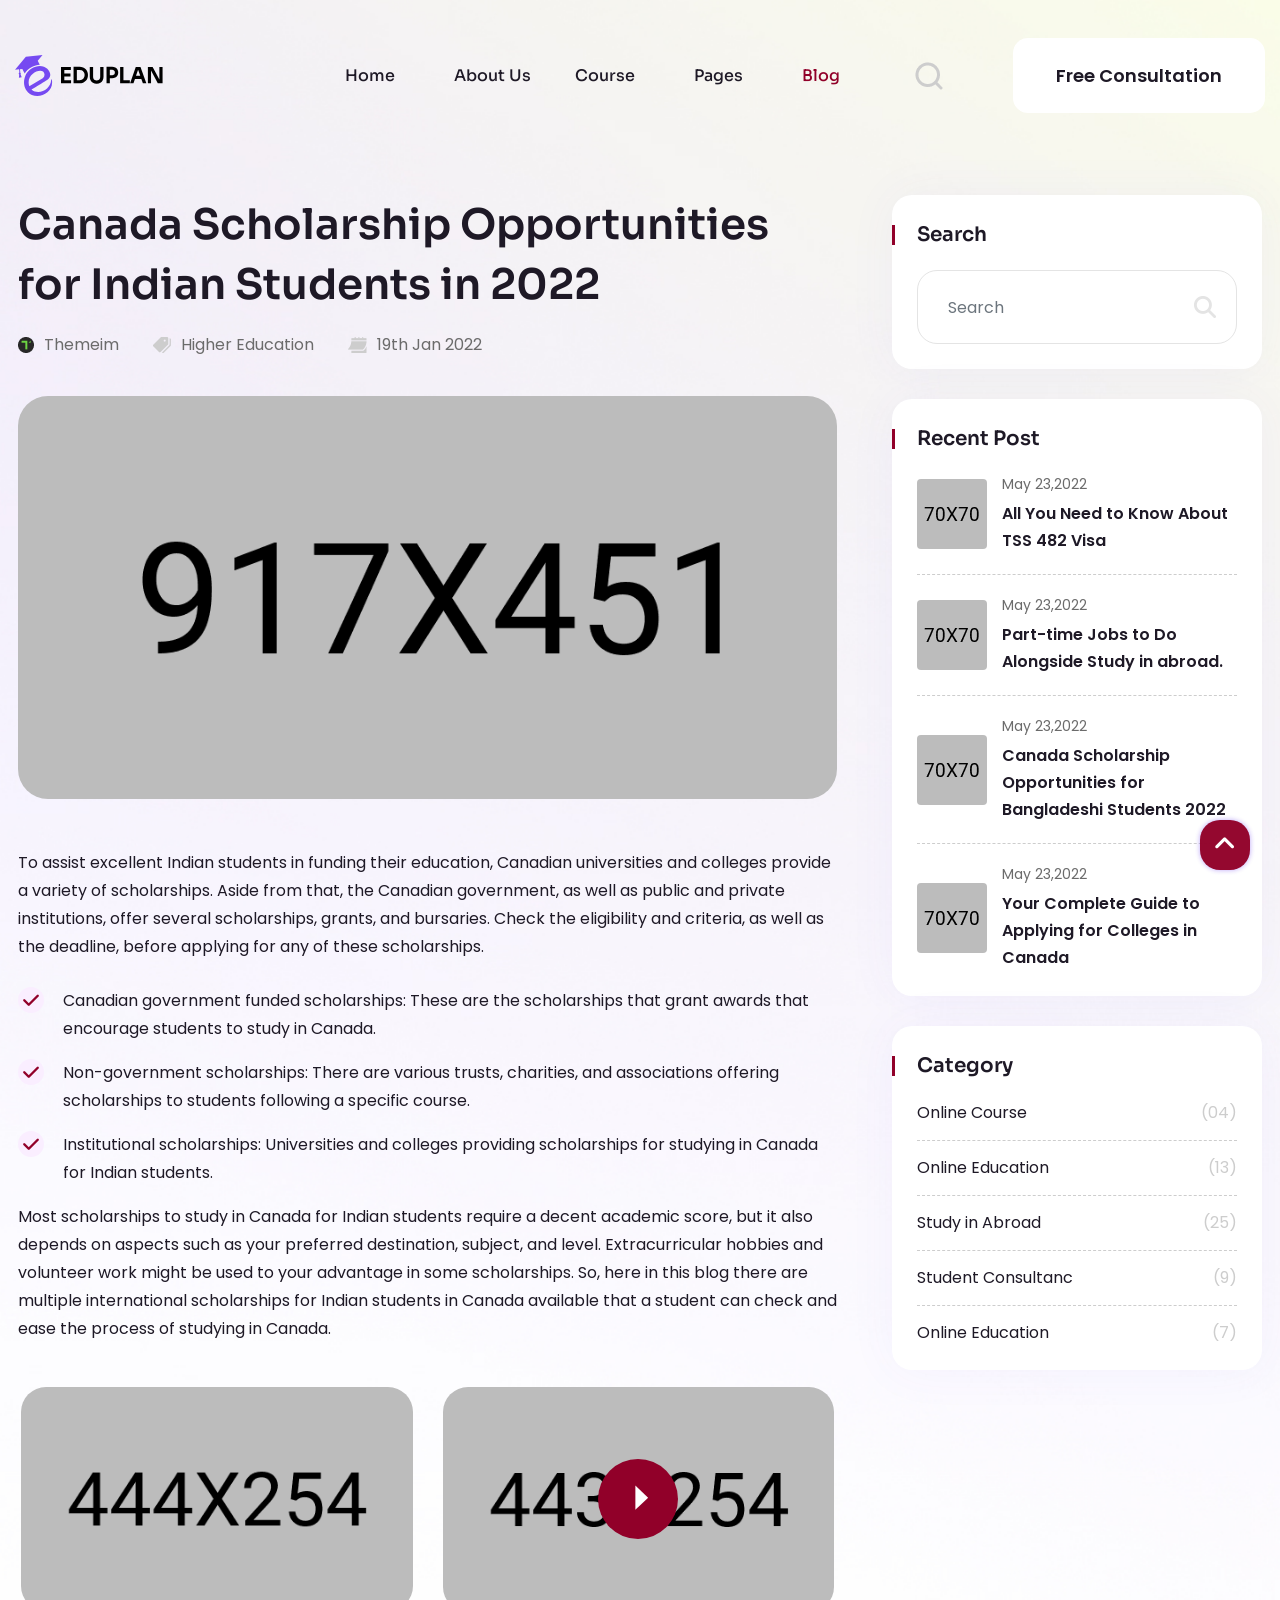
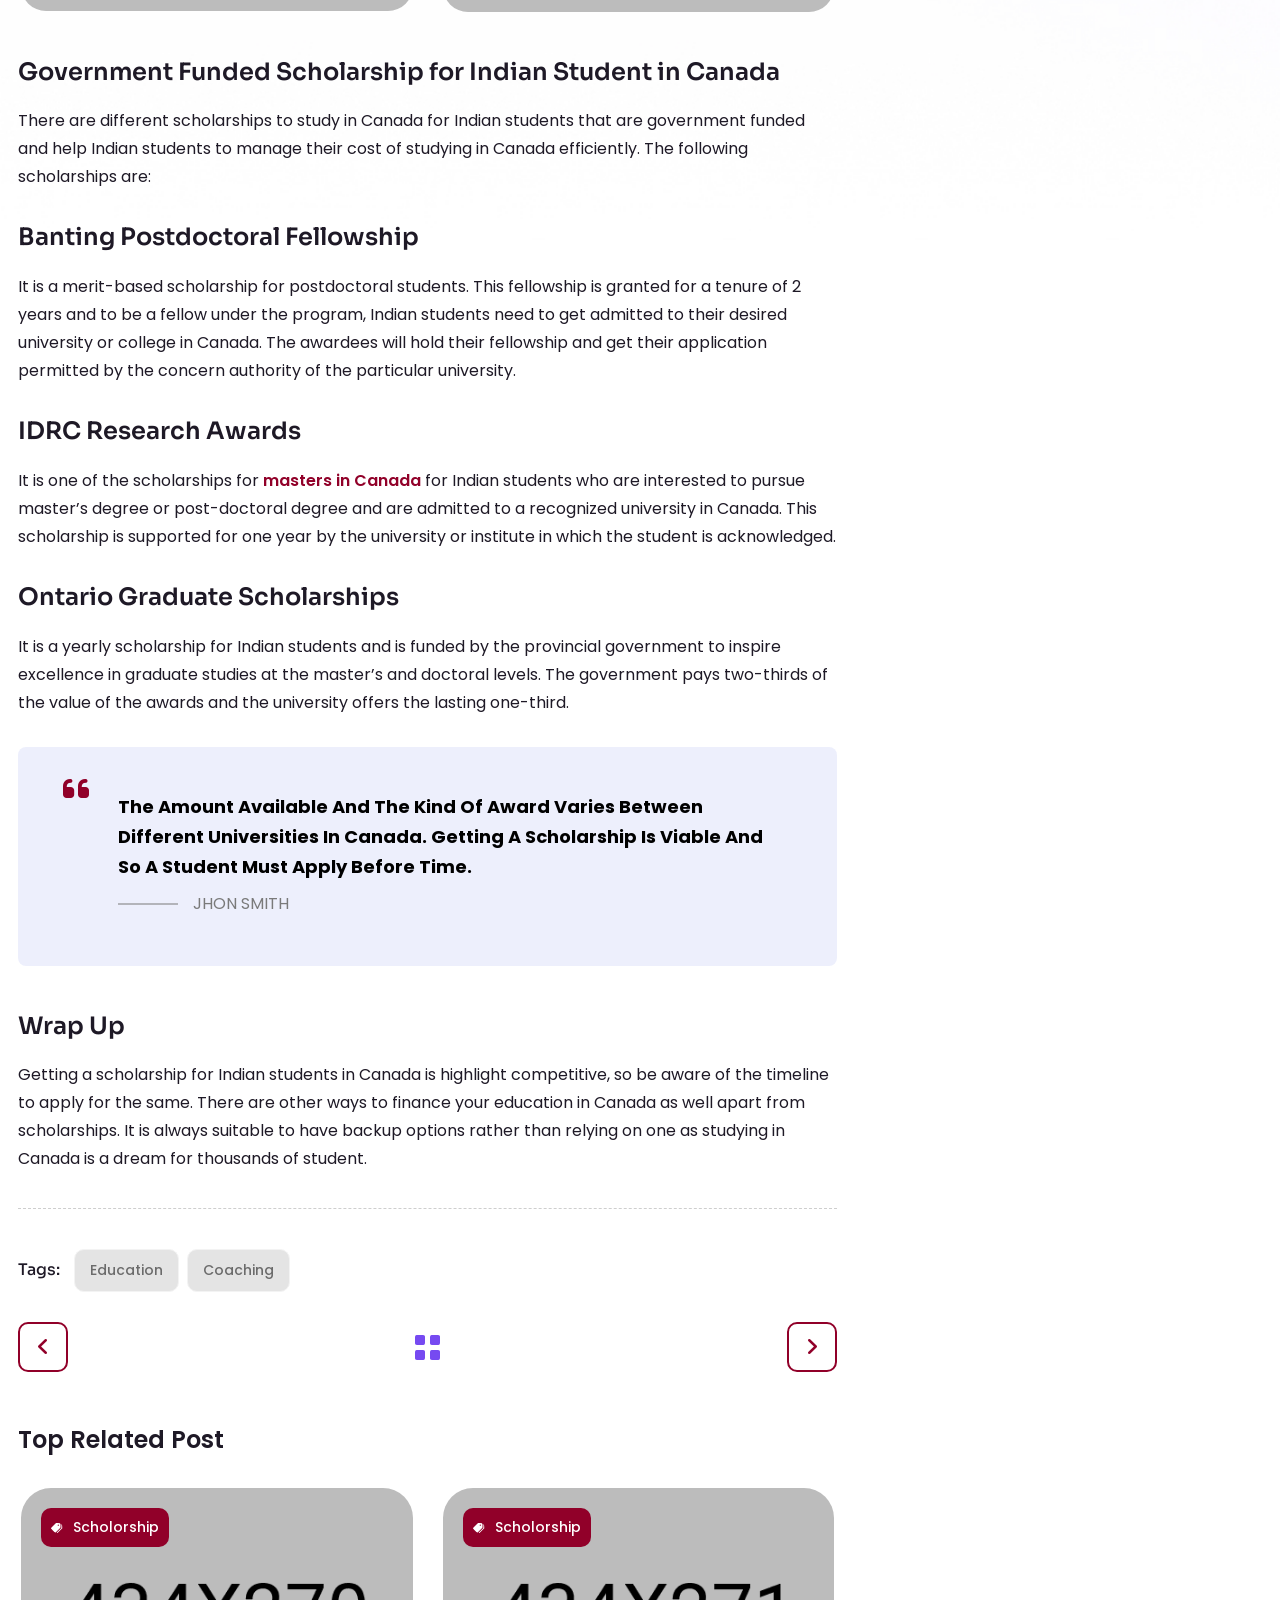
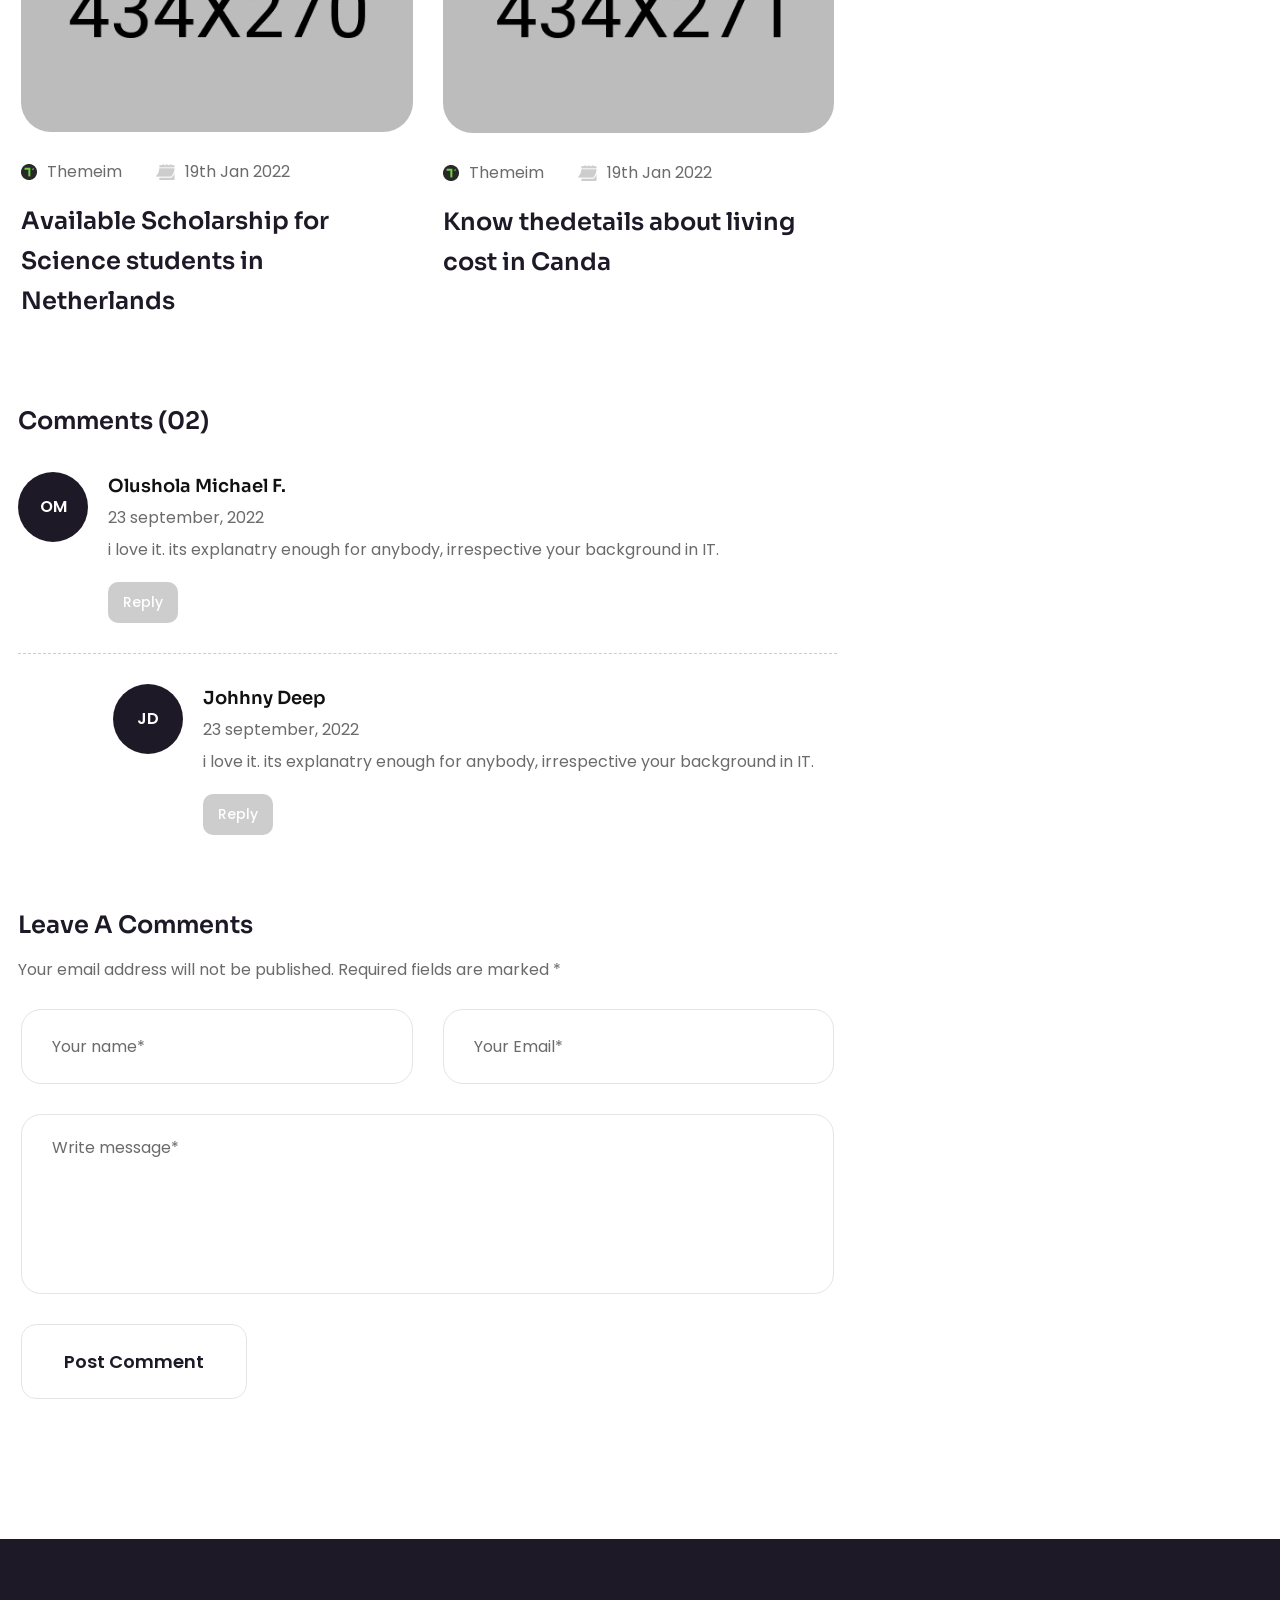
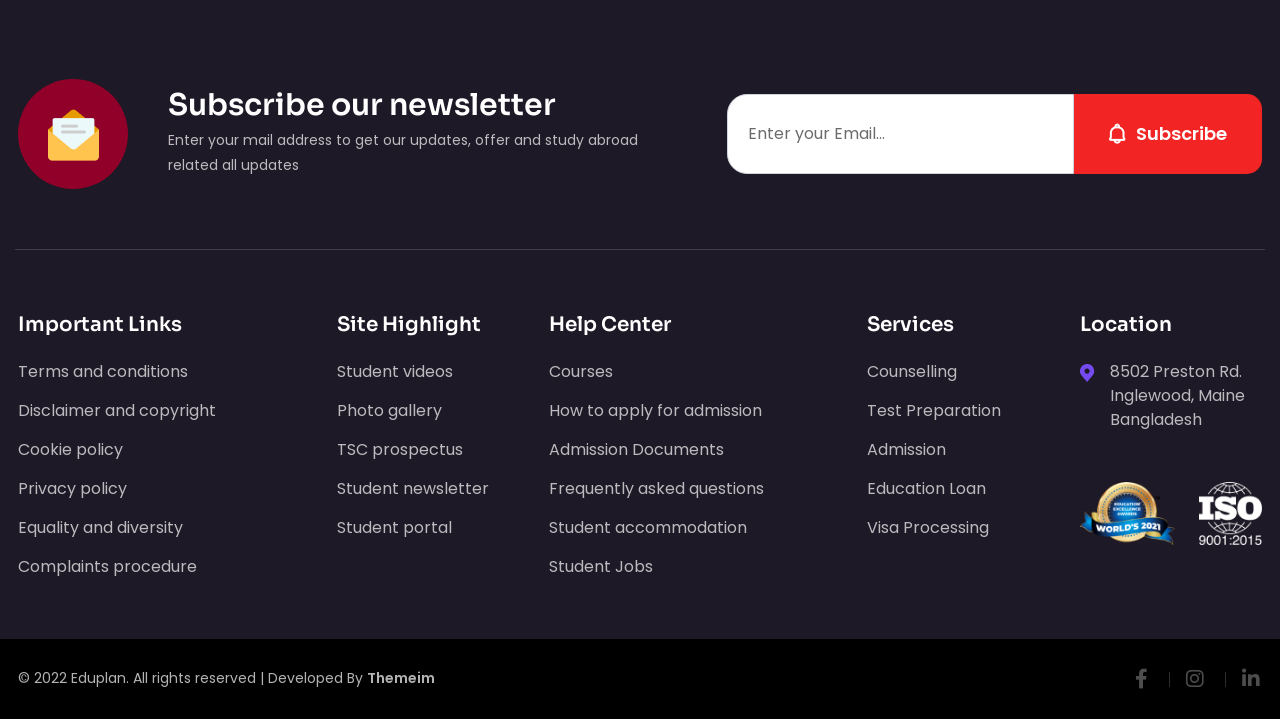
<file: blog-details.html>
<!DOCTYPE html>
<html lang="en">

<head>
    <meta charset="UTF-8">
    <meta name="viewport" content="width=device-width, initial-scale=1.0">
    <meta http-equiv="X-UA-Compatible" content="IE=edge">
    <meta http-equiv="X-UA-Compatible" content="ie=edge">
    <title>Eduplan HTML-5 Template</title>
    <!-- favicon -->
    <link rel="icon" href="assets/img/favicon.png" sizes="20x20" type="image/png">
    <!-- animate -->
    <link rel="stylesheet" href="assets/css/animate.css">
    <!-- bootstrap -->
    <link rel="stylesheet" href="assets/css/bootstrap.min.css">
    <!-- magnific popup -->
    <link rel="stylesheet" href="assets/css/magnific-popup.css">
    <!-- Nice Select -->
    <link rel="stylesheet" href="assets/css/nice-select.css">
    <!-- Odomiters css -->
    <link rel="stylesheet" href="assets/css/odometer.css">
    <!-- fontawesome -->
    <link rel="stylesheet" href="assets/css/font-awesome.min.css">
    <!-- Slick Slider -->
    <link rel="stylesheet" href="assets/css/slick.css">
    <!-- Main Stylesheet -->
    <link rel="stylesheet" href="assets/css/style.css">
    <!-- Responsive Css -->
    <link rel="stylesheet" href="assets/css/responsive.css">
</head>

<!-- Developed by Shahadat Hossain -->

<body>
    <!-- preloader area start -->
    <div class="preloader" id="preloader">
        <div class="preloader-inner">
            <div class="loader">
            </div>
        </div>
    </div>
    <!-- preloader area end -->

    <!--  search Popup start -->
    <div class="body-overlay" id="body-overlay"></div>
    <div class="search-popup" id="search-popup">
        <form action="index.html" class="search-form">
            <div class="form-group">
                <input type="text" class="form-control" placeholder="Search.....">
            </div>
            <button class="close-btn border-none"><i class="fas fa-search"></i></button>
        </form>
    </div>
    <!-- Search Popup End -->
    <main class="page-wrapper">

        <!--~~~~~~~~~~~~~~~~~~~~~~~~~~~~~~~~~~~~~~~
            Nav Area Start Here
        ~~~~~~~~~~~~~~~~~~~~~~~~~~~~~~~~~~~~~~~~-->
        <!-- main  navbar area start -->
        <div class="nav-area-wrapper-relative">
            <nav class="navbar navbar-area navbar-expand-lg navigation-style-02">
                <div class="container custom-container custom-container-01">
                    <div class="responsive-menu">
                        <div class="logo-wrapper">
                            <a href="index.html" class="logo">
                                <img src="assets/img/Logos/logo-black.svg" alt="" />
                            </a>
                        </div>
                        <button class="navbar-toggler navbar-bs-toggler" type="button" data-bs-toggle="collapse"
                            data-bs-target="#themeim_main_menu" aria-expanded="false" aria-label="Toggle navigation">
                            <span class="navbar-toggler-icon"></span>
                        </button>
                    </div>
                    <div class="collapse navbar-collapse" id="themeim_main_menu">
                        <ul class="navbar-nav">
                            <li class="menu-item-has-children">
                                <a href="#0">Home</a>
                                <ul class="sub-menu">
                                    <li><a href="index.html">Home One</a></li>
                                    <li><a href="index-02.html">Home Two</a></li>
                                </ul>
                            </li>
                            <li><a href="about-us.html">About Us</a></li>

                            <li class="menu-item-has-children">
                                <a href="#">Course</a>
                                <ul class="sub-menu">
                                    <li><a href="all-course.html">All Course</a></li>
                                    <li><a href="all-course-widget.html">All Course with widget</a></li>
                                </ul>
                            </li>
                            <li class="menu-item-has-children">
                                <a href="#">Pages</a>
                                <ul class="sub-menu">
                                    <li><a href="Our-services.html">Our Services</a></li>
                                    <li><a href="services-details.html">Services Details</a></li>
                                    <li><a href="our-team.html">Team</a></li>
                                    <li><a href="instructors.html">Instructors</a></li>
                                    <li><a href="about-instructor.html">About Instructor</a></li>
                                    <li><a href="country-details.html">Country Details</a></li>
                                    <li><a href="all-course.html">All Course</a></li>
                                    <li><a href="all-course-widget.html">All Course with widget</a></li>
                                    <li><a href="course-details.html">Course Details</a></li>
                                    <li><a href="apply-online.html">Apply Online</a></li>
                                    <li><a href="shop-cart.html">Shop Cart</a></li>
                                    <li><a href="faq.html">FAQ</a></li>
                                    <li><a href="404.html">404</a></li>
                                    <li><a href="cart-empty.html">Cart Empty</a></li>
                                </ul>
                            </li>
                            <li class="menu-item-has-children current-menu-item">
                                <a href="#">Blog</a>
                                <ul class="sub-menu">
                                    <li><a href="blog.html">Blog</a></li>
                                    <li><a href="blog-classic.html">Blog Classic</a></li>
                                    <li><a href="blog-details.html">Blog Single</a></li>
                                </ul>
                            </li>
                        </ul>
                    </div>
                    <div class="nav-right-content">
                        <div class="icon-part">
                            <ul>
                                <li id="search"><a href="#"><img src="assets/img/icon/search-icon.png" alt=""></a>
                                </li>
                            </ul>
                        </div>
                        <div class="btn-wrap">
                            <a href="#" class="btn-common nav-btn no-border">Free consultation</a>
                        </div>
                    </div>
                </div>
            </nav>
        </div>
        <!-- main navbar area end -->
        <!--~~~~~~~~~~~~~~~~~~~~~~~~~~~~~~~~~~~~~~~
            Nav Area Start Here
        ~~~~~~~~~~~~~~~~~~~~~~~~~~~~~~~~~~~~~~~~-->
        <div class="blog-details-wrapper single-page-section-top-space single-page-section-bottom-space">


            <!--~~~~~~~~~~~~~~~~~~~~~~~~~~~~~~~~~~~~~~~
            Blog Grid Secction start here
        ~~~~~~~~~~~~~~~~~~~~~~~~~~~~~~~~~~~~~~~~-->
            <section class="blog-details-section">
                <div class="container custom-container-01">
                    <div class="row">
                        <div class="col-lg-8">
                            <div class="blog-grid-item-02 style-02 blog-details">
                                <h3 class="main-title">Canada Scholarship Opportunities for Indian Students in 2022</h3>
                                <div class="content">
                                    <ul class="post-categories style-01">
                                        <li><img src="assets/img/icon/themeim.png" alt="">Themeim</li>
                                        <li><img src="assets/img/icon/tag-02.png" alt="">Higher education</li>
                                        <li><img src="assets/img/icon/calander-book.png" alt="">19th Jan 2022</li>
                                    </ul>
                                </div>
                                <div class="thumbnail main">
                                    <img src="assets/img/sections/blog/blog-single.png" alt="Group Study">
                                </div>
                            </div>
                            <div class="blog-details-content">
                                <p>To assist excellent Indian students in funding their education, Canadian universities
                                    and
                                    colleges provide a variety of scholarships. Aside from that, the Canadian
                                    government, as
                                    well as public and private institutions, offer several scholarships, grants, and
                                    bursaries. Check the eligibility and criteria, as well as the deadline, before
                                    applying
                                    for any of these scholarships.</p>
                            </div>
                            <div class="list-items-wrap">
                                <ul class="list-parent">
                                    <li class="list-child">Canadian government funded scholarships: These are the
                                        scholarships that grant awards that encourage students to study in Canada.</li>
                                    <li class="list-child">Non-government scholarships: There are various trusts,
                                        charities,
                                        and associations offering scholarships to students following a specific course.
                                    </li>
                                    <li class="list-child">Institutional scholarships: Universities and colleges
                                        providing
                                        scholarships for studying in Canada for Indian students.</li>
                                </ul>
                            </div>
                            <div class="blog-details-content">
                                <p>Most scholarships to study in Canada for Indian students require a decent academic
                                    score,
                                    but it also depends on aspects such as your preferred destination, subject, and
                                    level.
                                    Extracurricular hobbies and volunteer work might be used to your advantage in some
                                    scholarships. So, here in this blog there are multiple international scholarships
                                    for
                                    Indian students in Canada available that a student can check and ease the process of
                                    studying in Canada.</p>
                                <div class="row">
                                    <div class="col-sm-6 col-lg-6 col-md-6">
                                        <div class="thumbnail">
                                            <img src="assets/img/sections/blog/blog-single-02.png" alt="">
                                        </div>
                                    </div>
                                    <div class="col-sm-6 col-lg-6 col-md-6">
                                        <div class="thumbnail">
                                            <img src="assets/img/sections/blog/blog-single-03.png" alt="">
                                            <a class="video-play-btn mfp-iframe"
                                                href="https://www.youtube.com/watch?v=c7XEhXZ_rsk">
                                                <svg width="14" height="25" viewBox="0 0 14 25" fill="none"
                                                    xmlns="http://www.w3.org/2000/svg">
                                                    <path
                                                        d="M13.124 12.6362L0.364909 24.7606L0.36491 0.511875L13.124 12.6362Z"
                                                        fill="white"></path>
                                                </svg>
                                            </a>
                                        </div>
                                    </div>
                                </div>
                            </div>
                            <div class="blog-details-content">
                                <h6 class="title">Government Funded Scholarship for Indian Student in Canada</h6>
                                <p>There are different scholarships to study in Canada for Indian students that are
                                    government funded and help Indian students to manage their cost of studying in
                                    Canada
                                    efficiently. The following scholarships are:</p>
                            </div>
                            <div class="blog-details-content">
                                <h6 class="title">Banting Postdoctoral Fellowship</h6>
                                <p>It is a merit-based scholarship for postdoctoral students. This fellowship is granted
                                    for
                                    a tenure of 2 years and to be a fellow under the program, Indian students need to
                                    get
                                    admitted to their desired university or college in Canada. The awardees will hold
                                    their
                                    fellowship and get their application permitted by the concern authority of the
                                    particular university.</p>
                            </div>
                            <div class="blog-details-content">
                                <h6 class="title">IDRC Research Awards</h6>
                                <p>It is one of the scholarships for <span><a href="#0">masters in Canada</a></span> for
                                    Indian students who are interested to pursue master’s degree or post-doctoral degree
                                    and
                                    are admitted to a recognized university in Canada. This scholarship is supported for
                                    one
                                    year by the university or institute in which the student is acknowledged.</p>
                            </div>
                            <div class="blog-details-content">
                                <h6 class="title">Ontario Graduate Scholarships</h6>
                                <p>It is a yearly scholarship for Indian students and is funded by the provincial
                                    government
                                    to inspire excellence in graduate studies at the master’s and doctoral levels. The
                                    government pays two-thirds of the value of the awards and the university offers the
                                    lasting one-third.</p>
                            </div>
                            <blockquote>
                                <p>The amount available and the kind of award varies between different universities in
                                    Canada. Getting a scholarship is viable and so a student must apply before time.</p>
                                <cite>JHON SMITH</cite>
                            </blockquote>
                            <div class="blog-details-content">
                                <h6 class="title">Wrap Up</h6>
                                <p>Getting a scholarship for Indian students in Canada is highlight competitive, so be
                                    aware
                                    of the timeline to apply for the same. There are other ways to finance your
                                    education in
                                    Canada as well apart from scholarships. It is always suitable to have backup options
                                    rather than relying on one as studying in Canada is a dream for thousands of
                                    student.
                                </p>
                            </div>
                            <div class="blog-details-footer">
                                <ul class="tags">
                                    <li class="title">Tags: </li>
                                    <li>
                                        <a href="#" rel="tag">Education</a>
                                        <a href="E" rel="tag">Coaching</a>
                                    </li>
                                </ul>
                            </div>
                            <div class="single-post-navigation">
                                <div class="prev-post">
                                    <a href="#0"><i class="fas fa-angle-left"></i></a>
                                </div>
                                <div class="center-grid">
                                    <a href="blog.html"><img src="assets/img/icon/grid-02.png" alt=""></a>
                                </div>
                                <div class="next-post">
                                    <a href="#0"><i class="fas fa-angle-right"></i></a>
                                </div>
                            </div>
                            <!-- Top Ratec Section Start Here -->
                            <div class="top-rated-section">
                                <div class="top-rated-title">
                                    <p>Top Related Post</p>
                                </div>
                                <div class="related-post-slider-wrap">
                                    <div class="related-post-slider">
                                        <div class="row">
                                            <div class="col-sm-6 col-md-6 col-lg-6">
                                                <div class="blog-grid-item-02 style-02">
                                                    <div class="thumbnail">
                                                        <img src="assets/img/sections/blog/blog-04.png" alt="">
                                                        <span class="tag"><img src="assets/img/icon/tag.png"
                                                                alt="Tag">Scholorship</span>
                                                    </div>
                                                    <div class="content">
                                                        <ul class="post-categories">
                                                            <li><img src="assets/img/icon/themeim.png" alt="">Themeim
                                                            </li>
                                                            <li><img src="assets/img/icon/calander-book.png" alt="">19th
                                                                Jan
                                                                2022</li>
                                                        </ul>
                                                        <h4 class="title"> <a href="blog-single.html">Available
                                                                Scholarship
                                                                for Science students in Netherlands</a></h4>
                                                    </div>
                                                </div>
                                            </div>
                                            <div class="col-sm-6 col-md-6 col-lg-6">
                                                <div class="blog-grid-item-02 style-02">
                                                    <div class="thumbnail">
                                                        <img src="assets/img/sections/blog/blog-05.png" alt="">
                                                        <span class="tag"><img src="assets/img/icon/tag.png"
                                                                alt="Tag">Scholorship</span>
                                                    </div>
                                                    <div class="content">
                                                        <ul class="post-categories">
                                                            <li><img src="assets/img/icon/themeim.png" alt="">Themeim
                                                            </li>
                                                            <li><img src="assets/img/icon/calander-book.png" alt="">19th
                                                                Jan
                                                                2022</li>
                                                        </ul>
                                                        <h4 class="title"> <a href="blog-single.html">Know thedetails
                                                                about
                                                                living cost in Canda</a></h4>
                                                    </div>
                                                </div>
                                            </div>
                                        </div>
                                    </div>
                                </div>
                            </div>
                            <!-- Top Rated Section End Here -->

                            <!-- Comment Ared Start Here -->
                            <div class="comments-area">
                                <h3 class="comments-title">Comments (02)</h3>
                                <ul class="comment-list">
                                    <li>
                                        <div class="single-comment-wrap">
                                            <!-- single comment wrap -->
                                            <div class="thumb">
                                                <span>om</span>
                                            </div>
                                            <div class="content">
                                                <h4 class="title">Olushola Michael F.</h4>
                                                <span class="date">23 september, 2022</span>
                                                <p>i love it. its explanatry enough for anybody, irrespective your
                                                    background in IT.</p>
                                                <a href="#" class="reply">Reply</a>
                                            </div>
                                        </div>
                                        <!-- //. single comment wrap -->
                                    </li>
                                    <li class="has-children">
                                        <ul>
                                            <li>
                                                <div class="single-comment-wrap">
                                                    <!-- single comment wrap -->
                                                    <div class="thumb">
                                                        <span>jd</span>
                                                    </div>
                                                    <div class="content">
                                                        <h4 class="title">Johhny Deep</h4>
                                                        <span class="date">23 september, 2022</span>
                                                        <p>i love it. its explanatry enough for anybody, irrespective
                                                            your
                                                            background in IT.</p>
                                                        <a href="#" class="reply">Reply</a>
                                                    </div>
                                                </div>
                                                <!-- //. single comment wrap -->
                                            </li>
                                        </ul>
                                    </li>
                                </ul>
                                <div class="comment-form-wrap bg-liteblue margin-top-70">
                                    <h3 class="reply-title">Leave A Comments</h3>
                                    <p>Your email address will not be published. Required fields are marked *</p>
                                    <form action="blog-details.html" class="comment-form padding-top-25">
                                        <div class="row">
                                            <div class="col-lg-6">
                                                <div class="form-group">
                                                    <input type="text" class="form-control" placeholder="Your name*">
                                                </div>
                                            </div>
                                            <div class="col-lg-6">
                                                <div class="form-group">
                                                    <input type="email" class="form-control" placeholder="Your Email*">
                                                </div>
                                            </div>
                                            <div class="col-lg-12">
                                                <div class="form-group textarea">
                                                    <textarea name="message" id="message" class="form-control"
                                                        placeholder="Write message*" cols="30" rows="10"></textarea>
                                                </div>
                                            </div>
                                            <div class="col-lg-12">
                                                <div class="btn-wrap">
                                                    <a href="#0" class="btn-common flat-btn">post Comment</a>
                                                </div>
                                            </div>
                                        </div>
                                    </form>
                                </div>
                            </div>
                            <!-- Comment Ared Start Here -->
                        </div>
                        <div class="col-lg-4">
                            <div class="widget-area style-01">
                                <div class="widget widget_search">
                                    <h2 class="widget-headline">Search</h2>
                                    <form action="blog.html" class="search-form">
                                        <div class="form-group">
                                            <input type="text" class="form-control" placeholder="Search">
                                        </div>
                                        <button class="submit-btn" type="submit"><i class="fa fa-search"></i></button>
                                    </form>
                                </div>
                                <div class="widget widget_recent_posts">
                                    <h4 class="widget-headline">Recent Post</h4>
                                    <ul class="theme-recent-post-wrap">
                                        <li class="theme-recent-post-item">
                                            <div class="thumb">
                                                <img src="assets/img/sections/blog/blog-side-01.png" alt="recent post">
                                            </div>
                                            <div class="content">
                                                <span class="time">May 23,2022</span>
                                                <h4 class="title"><a href="blog-single.html">All You Need to Know About
                                                        TSS
                                                        482 Visa</a></h4>
                                            </div>
                                        </li>
                                        <li class="theme-recent-post-item">
                                            <div class="thumb">
                                                <img src="assets/img/sections/blog/blog-side-02.png" alt="recent post">
                                            </div>
                                            <div class="content">
                                                <span class="time">May 23,2022</span>
                                                <h4 class="title"><a href="blog-single.html">Part-time Jobs to Do
                                                        Alongside
                                                        Study in abroad.</a></h4>
                                            </div>
                                        </li>
                                        <li class="theme-recent-post-item">
                                            <div class="thumb">
                                                <img src="assets/img/sections/blog/blog-side-03.png" alt="recent post">
                                            </div>
                                            <div class="content">
                                                <span class="time">May 23,2022</span>
                                                <h4 class="title"><a href="blog-single.html">Canada Scholarship
                                                        Opportunities for Bangladeshi Students 2022</a></h4>
                                            </div>
                                        </li>
                                        <li class="theme-recent-post-item">
                                            <div class="thumb">
                                                <img src="assets/img/sections/blog/blog-side-04.png" alt="recent post">
                                            </div>
                                            <div class="content">
                                                <span class="time">May 23,2022</span>
                                                <h4 class="title"><a href="blog-single.html">Your Complete Guide to
                                                        Applying
                                                        for Colleges in Canada</a></h4>
                                            </div>
                                        </li>
                                    </ul>
                                </div>
                                <div class="widget widget_category">
                                    <h3 class="widget-headline">category</h3>
                                    <ul>
                                        <li><a href="#">Online Course<span>(04)</span></a></li>
                                        <li><a href="#">Online Education<span>(13)</span></a></li>
                                        <li><a href="#">Study in Abroad<span>(25)</span></a></li>
                                        <li><a href="#">Student Consultanc<span>(9)</span></a></li>
                                        <li><a href="#">Online Education<span>(7)</span></a></li>
                                    </ul>
                                </div>
                            </div>
                        </div>
                    </div>
                </div>
            </section>
            <!--~~~~~~~~~~~~~~~~~~~~~~~~~~~~~~~~~~~~~~~
            Blog Grid Secction End Here
        ~~~~~~~~~~~~~~~~~~~~~~~~~~~~~~~~~~~~~~~~-->
        </div>
        <!--~~~~~~~~~~~~~~~~~~~~~~~~~~~~~~~~~~~~~~~
            footer area start Here
        ~~~~~~~~~~~~~~~~~~~~~~~~~~~~~~~~~~~~~~~~-->
        <footer class="footer-area style-01">
            <div class="footer-top">
                <div class="container custom-container-01">
                    <div class="row">
                        <div class="col-lg-12 col-md-12 col-sm-12">
                            <div class="footer-widget widget widget_subscribe">
                                <div class="subscibe-wrapper">
                                    <div class="content-wrap">
                                        <div class="icon">
                                            <img src="assets/img/icon/newslater.png" alt="">
                                        </div>
                                        <div class="content">
                                            <h4 class="title">Subscribe our newsletter</h4>
                                            <p>Enter your mail address to get our updates, offer and study abroad
                                                related all updates</p>
                                        </div>

                                    </div>
                                    <div class="subscribe-form">
                                        <div class="form-group">
                                            <input type="text" name="fname" placeholder="Enter your Email..."
                                                class="form-control" required="" aria-required="true">
                                            <div class="btn-wrap">
                                                <a href="service-single.html" class="subscribe-btn">
                                                    <img src="assets/img/icon/bell.png" alt="">subscribe</a>
                                            </div>
                                        </div>
                                    </div>
                                </div>
                            </div>
                        </div>
                    </div>
                    <div class="footer-middle">
                        <div class="row">
                            <div class="col-lg-3 col-md-6 col-sm-6">
                                <div class="footer-widget widget widget_nav_menu">
                                    <h4 class="widget-headline">Important Links</h4>
                                    <ul>
                                        <li><a href="#">Terms and conditions</a></li>
                                        <li><a href="#">Disclaimer and copyright</a></li>
                                        <li><a href="#">Cookie policy</a></li>
                                        <li><a href="#">Privacy policy</a></li>
                                        <li><a href="#">Equality and diversity</a></li>
                                        <li><a href="#">Complaints procedure</a></li>
                                    </ul>
                                </div>
                            </div>
                            <div class="col-lg-2 col-md-6 col-sm-6">
                                <div class="footer-widget widget widget_nav_menu">
                                    <h4 class="widget-headline">Site Highlight</h4>
                                    <ul>
                                        <li><a href="#">Student videos</a></li>
                                        <li><a href="#">Photo gallery</a></li>
                                        <li><a href="#">TSC prospectus</a></li>
                                        <li><a href="#">Student newsletter</a></li>
                                        <li><a href="#">Student portal</a></li>
                                    </ul>
                                </div>
                            </div>
                            <div class="col-lg-3 col-md-6 col-sm-6">
                                <div class="footer-widget widget widget_nav_menu">
                                    <h4 class="widget-headline">Help Center</h4>
                                    <ul>
                                        <li><a href="#">Courses</a></li>
                                        <li><a href="#">How to apply for admission</a></li>
                                        <li><a href="#">Admission Documents</a></li>
                                        <li><a href="#">Frequently asked questions</a></li>
                                        <li><a href="#">Student accommodation</a></li>
                                        <li><a href="#">Student Jobs</a></li>
                                    </ul>
                                </div>
                            </div>
                            <div class="col-lg-2 col-md-6 col-sm-6">
                                <div class="footer-widget widget widget_nav_menu">
                                    <h4 class="widget-headline">Services</h4>
                                    <ul>
                                        <li><a href="#">Counselling</a></li>
                                        <li><a href="#">Test Preparation</a></li>
                                        <li><a href="#">Admission</a></li>
                                        <li><a href="#">Education Loan</a></li>
                                        <li><a href="#">Visa Processing</a></li>
                                    </ul>
                                </div>
                            </div>
                            <div class="col-lg-2 col-md-6 col-sm-6">
                                <div class="footer-widget widget widget_nav_menu">
                                    <h4 class="widget-headline">Location</h4>
                                    <ul class="contact_info_list">
                                        <li class="single-info-item">
                                            <div class="icon">
                                                <img src="assets/img/icon/location-02.png" alt="">
                                            </div>
                                            <div class="details">
                                                8502 Preston Rd. Inglewood, Maine Bangladesh
                                            </div>
                                        </li>
                                        <li class="single-info-item">
                                            <div class="icon me-4">
                                                <img src="assets/img/icon/edu-award.png" alt="">
                                            </div>
                                            <div class="icon">
                                                <img src="assets/img/icon/iso.png" alt="">
                                            </div>
                                        </li>
                                    </ul>
                                </div>
                            </div>
                        </div>
                    </div>
                </div>
            </div>
            <div class="copyright-area">
                <div class="container custom-container-01">
                    <div class="row">
                        <div class="col-lg-12">
                            <div class="copyright-area-inner">
                                <p>© 2022 Eduplan. All rights reserved | Developed By <span>Themeim</span></p>
                                <div class="footer-social-area">
                                    <ul class="social-icon-02">
                                        <li><a href="#0"><i class="fab fa-facebook-f"></i></a></li>
                                        <li><a href="#0"><i class="fab fa-instagram"></i></a></li>
                                        <li><a href="#0"><i class="fab fa-linkedin-in"></i></a></li>
                                    </ul>
                                </div>
                            </div>
                        </div>
                    </div>
                </div>
            </div>
        </footer>
        <!--~~~~~~~~~~~~~~~~~~~~~~~~~~~~~~~~~~~~~~~
            footer area End Here
        ~~~~~~~~~~~~~~~~~~~~~~~~~~~~~~~~~~~~~~~~-->
    </main>
    <!-- back to top area start -->
    <div class="back-to-top">
        <span class="back-top"><i class="fa fa-angle-up"></i></span>
    </div>
    <!-- back to top area end -->

    <!-- Jquery Js -->
    <script src="assets/js/jquery-3.6.0.min.js"></script>
    <!-- bootstrap -->
    <script src="assets/js/bootstrap.min.js"></script>
    <!-- magnific popup -->
    <script src="assets/js/jquery.magnific-popup.js"></script>
    <!-- wow -->
    <script src="assets/js/wow.min.js"></script>
    <!-- Nice Select -->
    <script src="assets/js/jquery.nice-select.js"></script>
    <!-- countdown -->
    <script src="assets/js/jquery.countdown.min.js"></script>
    <!-- Odomiters -->
    <script src="assets/js/odometer.min.js"></script>
    <!-- Viewport Js -->
    <script src="assets/js/viewport.jquery.js"></script>
    <!-- slick Js -->
    <script src="assets/js/slick.min.js"></script>
    <!-- main js -->
    <script src="assets/js/main.js"></script>
</body>

</html>
</file>
<file: eduplan-html-placeholder/assets/css/nice-select.css>
.nice-select {
  -webkit-tap-highlight-color: transparent;
  background-color: #fff;
  border-radius: 5px;
  border: solid 1px #e8e8e8;
  box-sizing: border-box;
  clear: both;
  cursor: pointer;
  display: block;
  float: left;
  font-family: inherit;
  font-size: 14px;
  font-weight: normal;
  height: 42px;
  line-height: 40px;
  outline: none;
  padding-left: 18px;
  padding-right: 30px;
  position: relative;
  text-align: left !important;
  -webkit-transition: all 0.2s ease-in-out;
  transition: all 0.2s ease-in-out;
  -webkit-user-select: none;
     -moz-user-select: none;
      -ms-user-select: none;
          user-select: none;
  white-space: nowrap;
  width: auto; }
  .nice-select:hover {
    border-color: #dbdbdb; }
  .nice-select:active, .nice-select.open, .nice-select:focus {
    border-color: #999; }
  .nice-select:after {
    border-bottom: 2px solid #999;
    border-right: 2px solid #999;
    content: '';
    display: block;
    height: 5px;
    margin-top: -4px;
    pointer-events: none;
    position: absolute;
    right: 12px;
    top: 50%;
    -webkit-transform-origin: 66% 66%;
        -ms-transform-origin: 66% 66%;
            transform-origin: 66% 66%;
    -webkit-transform: rotate(45deg);
        -ms-transform: rotate(45deg);
            transform: rotate(45deg);
    -webkit-transition: all 0.15s ease-in-out;
    transition: all 0.15s ease-in-out;
    width: 5px; }
  .nice-select.open:after {
    -webkit-transform: rotate(-135deg);
        -ms-transform: rotate(-135deg);
            transform: rotate(-135deg); }
  .nice-select.open .list {
    opacity: 1;
    pointer-events: auto;
    -webkit-transform: scale(1) translateY(0);
        -ms-transform: scale(1) translateY(0);
            transform: scale(1) translateY(0); }
  .nice-select.disabled {
    border-color: #ededed;
    color: #999;
    pointer-events: none; }
    .nice-select.disabled:after {
      border-color: #cccccc; }
  .nice-select.wide {
    width: 100%; }
    .nice-select.wide .list {
      left: 0 !important;
      right: 0 !important; }
  .nice-select.right {
    float: right; }
    .nice-select.right .list {
      left: auto;
      right: 0; }
  .nice-select.small {
    font-size: 12px;
    height: 36px;
    line-height: 34px; }
    .nice-select.small:after {
      height: 4px;
      width: 4px; }
    .nice-select.small .option {
      line-height: 34px;
      min-height: 34px; }
  .nice-select .list {
    background-color: #fff;
    border-radius: 5px;
    box-shadow: 0 0 0 1px rgba(68, 68, 68, 0.11);
    box-sizing: border-box;
    margin-top: 4px;
    opacity: 0;
    overflow: hidden;
    padding: 0;
    pointer-events: none;
    position: absolute;
    top: 100%;
    left: 0;
    -webkit-transform-origin: 50% 0;
        -ms-transform-origin: 50% 0;
            transform-origin: 50% 0;
    -webkit-transform: scale(0.75) translateY(-21px);
        -ms-transform: scale(0.75) translateY(-21px);
            transform: scale(0.75) translateY(-21px);
    -webkit-transition: all 0.2s cubic-bezier(0.5, 0, 0, 1.25), opacity 0.15s ease-out;
    transition: all 0.2s cubic-bezier(0.5, 0, 0, 1.25), opacity 0.15s ease-out;
    z-index: 9; }
    .nice-select .list:hover .option:not(:hover) {
      background-color: transparent !important; }
  .nice-select .option {
    cursor: pointer;
    font-weight: 400;
    line-height: 40px;
    list-style: none;
    min-height: 40px;
    outline: none;
    padding-left: 18px;
    padding-right: 29px;
    text-align: left;
    -webkit-transition: all 0.2s;
    transition: all 0.2s; }
    .nice-select .option:hover, .nice-select .option.focus, .nice-select .option.selected.focus {
      background-color: #f6f6f6; }
    .nice-select .option.selected {
      font-weight: bold; }
    .nice-select .option.disabled {
      background-color: transparent;
      color: #999;
      cursor: default; }

.no-csspointerevents .nice-select .list {
  display: none; }

.no-csspointerevents .nice-select.open .list {
  display: block; }
</file>
<file: eduplan-html-placeholder/assets/css/odometer.css>
.odometer.odometer-auto-theme, .odometer.odometer-theme-default {
  display: inline-block;
  vertical-align: middle;
  position: relative;
}
.odometer.odometer-auto-theme .odometer-digit, .odometer.odometer-theme-default .odometer-digit {
  display: inline-block;
  vertical-align: middle;
  position: relative;
}
.odometer.odometer-auto-theme .odometer-digit .odometer-digit-spacer, .odometer.odometer-theme-default .odometer-digit .odometer-digit-spacer {
  display: inline-block;
  vertical-align: middle;
  visibility: hidden;
}
.odometer.odometer-auto-theme .odometer-digit .odometer-digit-inner, .odometer.odometer-theme-default .odometer-digit .odometer-digit-inner {
  text-align: left;
  display: block;
  position: absolute;
  top: 0;
  left: 0;
  right: 0;
  bottom: 0;
  overflow: hidden;
}
.odometer.odometer-auto-theme .odometer-digit .odometer-ribbon, .odometer.odometer-theme-default .odometer-digit .odometer-ribbon {
  display: block;
}
.odometer.odometer-auto-theme .odometer-digit .odometer-ribbon-inner, .odometer.odometer-theme-default .odometer-digit .odometer-ribbon-inner {
  display: block;
  -webkit-backface-visibility: hidden;
}
.odometer.odometer-auto-theme .odometer-digit .odometer-value, .odometer.odometer-theme-default .odometer-digit .odometer-value {
  display: block;
  -webkit-transform: translateZ(0);
}
.odometer.odometer-auto-theme .odometer-digit .odometer-value.odometer-last-value, .odometer.odometer-theme-default .odometer-digit .odometer-value.odometer-last-value {
  position: absolute;
}
.odometer.odometer-auto-theme.odometer-animating-up .odometer-ribbon-inner, .odometer.odometer-theme-default.odometer-animating-up .odometer-ribbon-inner {
  -webkit-transition: -webkit-transform 2s;
  -moz-transition: -moz-transform 2s;
  -ms-transition: -ms-transform 2s;
  -o-transition: -o-transform 2s;
  transition: transform 2s;
}
.odometer.odometer-auto-theme.odometer-animating-up.odometer-animating .odometer-ribbon-inner, .odometer.odometer-theme-default.odometer-animating-up.odometer-animating .odometer-ribbon-inner {
  -webkit-transform: translateY(-100%);
  -moz-transform: translateY(-100%);
  -ms-transform: translateY(-100%);
  -o-transform: translateY(-100%);
  transform: translateY(-100%);
}
.odometer.odometer-auto-theme.odometer-animating-down .odometer-ribbon-inner, .odometer.odometer-theme-default.odometer-animating-down .odometer-ribbon-inner {
  -webkit-transform: translateY(-100%);
  -moz-transform: translateY(-100%);
  -ms-transform: translateY(-100%);
  -o-transform: translateY(-100%);
  transform: translateY(-100%);
}
.odometer.odometer-auto-theme.odometer-animating-down.odometer-animating .odometer-ribbon-inner, .odometer.odometer-theme-default.odometer-animating-down.odometer-animating .odometer-ribbon-inner {
  -webkit-transition: -webkit-transform 2s;
  -moz-transition: -moz-transform 2s;
  -ms-transition: -ms-transform 2s;
  -o-transition: -o-transform 2s;
  transition: transform 2s;
  -webkit-transform: translateY(0);
  -moz-transform: translateY(0);
  -ms-transform: translateY(0);
  -o-transform: translateY(0);
  transform: translateY(0);
}

.odometer.odometer-auto-theme, .odometer.odometer-theme-default {
/*  font-family: "Helvetica Neue", sans-serif;*/
  /*line-height: 1.1em;*/
}
.odometer.odometer-auto-theme .odometer-value, .odometer.odometer-theme-default .odometer-value {
  text-align: center;
}
</file>
<file: eduplan-html-placeholder/assets/css/style.css>
/*-----------------
    # Typography
-----------------*/
@import url("https://fonts.googleapis.com/css2?family=Sora:wght@300;400;500;600;700;800&display=swap");
@import url("https://fonts.googleapis.com/css2?family=Poppins:wght@300;400;500;600;700;800;900&display=swap");
/*--------------------------------------------------------------
# Normalize
--------------------------------------------------------------*/
:root {
  --main-color-one: #764AF1;
  --heading-color: #1E1926;
  --paragraph-color: #6B6B6B;
  --heading-font: "Sora", sans-serif;
  --body-font: "Poppins", sans-serif;
  --animate-delay: 0.3s;
}

html {
  -webkit-text-size-adjust: 100%;
  -ms-text-size-adjust: 100%;
  overflow-x: hidden;
  font-family: var(--body-font);
}

* {
  -webkit-box-sizing: border-box;
  box-sizing: border-box;
  outline: none;
  -moz-osx-font-smoothing: grayscale;
  /* Firefox */
  -webkit-font-smoothing: antialiased;
  /* WebKit  */
}

body {
  margin: 0;
  color: var(--heading-color);
  font-family: var(--body-font);
  font-size: 14px;
}

::-webkit-scrollbar {
  width: 5px;
}

::-webkit-scrollbar-thumb {
  background-image: linear-gradient(125deg, #FFC44E 0%, #764AF1 100%);
  border-radius: 10px;
}

h1 {
  font-size: 48px;
  line-height: 1.0833333333;
}

h2 {
  font-size: 36px;
  line-height: 1.4444444444;
}

h3 {
  font-size: 24px;
  line-height: 1.0833333333;
}

h4 {
  font-size: 20px;
  line-height: 1.2380952381;
}

h1,
h2,
h3,
h4,
h5,
h6 {
  color: var(--heading-color);
  font-family: var(--heading-font);
}

p {
  color: var(--paragraph-color);
  -webkit-hyphens: auto;
  -ms-hyphens: auto;
  hyphens: auto;
  margin-bottom: 10px;
}

a {
  color: inherit;
  text-decoration: none;
  color: var(--paragraph-color);
}

a,
a:hover,
a:focus,
a:active {
  text-decoration: none;
  outline: none;
  color: inherit;
}

pre {
  word-break: break-word;
}

a i {
  padding: 0 2px;
}

img {
  max-width: 100%;
}

ul li {
  list-style: none;
  padding: 0;
}

ol {
  counter-reset: counter;
  padding-left: 0;
}

ol li {
  list-style: none;
  margin-bottom: 1rem;
}

ol li:before {
  counter-increment: counter;
  content: counter(counter);
  font-weight: 500;
  margin-right: 10px;
}

/*input and button type focus outline disable*/
input[type=text]:focus,
input[type=email]:focus,
input[type=url]:focus,
input[type=password]:focus,
input[type=search]:focus,
input[type=tel]:focus,
input[type=number]:focus,
textarea:focus,
input[type=button]:focus,
input[type=reset]:focus,
input[type=submit]:focus,
select:focus {
  outline: none;
  -webkit-box-shadow: none;
  box-shadow: none;
  border: 1px solid #ddd;
}

code {
  color: #faa603;
}

.dark-bg {
  background-color: #111d5c;
}

.section-bg-1 {
  background-color: #f4f7fc;
}

.check-list-02 {
  margin: 0;
  padding: 0;
  list-style: none;
}
.check-list-02 li {
  display: block;
  padding-left: 20px;
  position: relative;
  z-index: 0;
}
.check-list-02 li:after {
  position: absolute;
  left: 0;
  top: 0;
  font-family: "fontawesome";
  content: "\f00c";
  color: var(--main-color-one);
}

.check-list {
  margin: 0;
  padding: 0;
  list-style: none;
}
.check-list li {
  display: block;
  padding-left: 20px;
  position: relative;
  z-index: 0;
}
.check-list li:after {
  position: absolute;
  left: 0;
  top: 0;
  font-family: "fontawesome";
  content: "\f105";
  color: var(--main-color-one);
}

.site-main .comment-navigation,
.site-main .posts-navigation,
.site-main .post-navigation {
  clear: both;
}

.comment-navigation .nav-previous,
.posts-navigation .nav-previous,
.post-navigation .nav-previous {
  float: left;
  width: 50%;
}

.comment-navigation .nav-next,
.posts-navigation .nav-next,
.post-navigation .nav-next {
  float: right;
  text-align: right;
  width: 50%;
}

.comment-navigation .nav-previous > a,
.posts-navigation .nav-previous > a,
.post-navigation .nav-previous > a,
.comment-navigation .nav-next > a,
.posts-navigation .nav-next > a,
.post-navigation .nav-next > a {
  -webkit-transition: 0.3s ease-in;
  transition: 0.3s ease-in;
}

.comment-navigation .nav-previous:hover > a,
.posts-navigation .nav-previous:hover > a,
.post-navigation .nav-previous:hover > a,
.comment-navigation .nav-next:hover > a,
.posts-navigation .nav-next:hover > a,
.post-navigation .nav-next:hover > a {
  color: var(--main-color-one);
}

/*--------------------------------------------------------------
    Swiper Slider Notification
--------------------------------------------------------------*/
.swiper-notification {
  display: none;
}

/*--------------------------------------------------------------
# Accessibility
--------------------------------------------------------------*/
/* Text meant only for screen readers. */
.screen-reader-text {
  border: 0;
  clip: rect(1px, 1px, 1px, 1px);
  -webkit-clip-path: inset(50%);
          clip-path: inset(50%);
  height: 1px;
  margin: -1px;
  overflow: hidden;
  padding: 0;
  position: absolute !important;
  width: 1px;
  word-wrap: normal !important;
  /* Many screen reader and browser combinations announce broken words as they would appear visually. */
}

.screen-reader-text:focus {
  background-color: #f1f1f1;
  border-radius: 3px;
  -webkit-box-shadow: 0 0 2px 2px rgba(0, 0, 0, 0.6);
          box-shadow: 0 0 2px 2px rgba(0, 0, 0, 0.6);
  clip: auto !important;
  -webkit-clip-path: none;
          clip-path: none;
  color: #21759b;
  display: block;
  font-size: 14px;
  font-size: 0.875rem;
  font-weight: bold;
  height: auto;
  left: 5px;
  line-height: normal;
  padding: 15px 23px 14px;
  text-decoration: none;
  top: 5px;
  width: auto;
  z-index: 100000;
  /* Above WP toolbar. */
}

/* Do not show the outline on the skip link target. */
#content[tabindex="-1"]:focus {
  outline: 0;
}

/*--------------------------------------------------------------
# Globals
--------------------------------------------------------------*/
.padding-left-0 {
  padding-left: 0;
}

.padding-right-0 {
  padding-left: 0;
}

.gray-bg {
  background-color: #f5f5f5;
}

.secondary-bg {
  background-color: var(--secondary-color);
}

.padding-top-10 {
  padding-top: 10px;
}

.padding-top-20 {
  padding-top: 20px;
}

.padding-top-25 {
  padding-top: 25px;
}

.padding-top-30 {
  padding-top: 30px;
}

.padding-top-35 {
  padding-top: 35px;
}

.padding-top-40 {
  padding-top: 40px;
}

.padding-top-45 {
  padding-top: 45px;
}

.padding-top-55 {
  padding-top: 55px;
}

.padding-top-50 {
  padding-top: 50px;
}

.padding-top-60 {
  padding-top: 60px;
}

.padding-top-65 {
  padding-top: 65px;
}

.padding-top-70 {
  padding-top: 70px;
}

.padding-top-75 {
  padding-top: 75px;
}

.padding-top-80 {
  padding-top: 80px;
}

.padding-top-85 {
  padding-top: 85px;
}

.padding-top-90 {
  padding-top: 90px;
}

.padding-top-95 {
  padding-top: 95px;
}

.padding-top-100 {
  padding-top: 100px;
}

.padding-top-105 {
  padding-top: 105px;
}

.padding-top-110 {
  padding-top: 110px;
}

.padding-top-115 {
  padding-top: 115px;
}

.padding-top-120 {
  padding-top: 120px;
}

.padding-top-140 {
  padding-top: 140px;
}

.padding-top-150 {
  padding-top: 150px;
}

.padding-top-160 {
  padding-top: 160px;
}

.padding-top-190 {
  padding-top: 190px;
}

.padding-top-200 {
  padding-top: 200px;
}

.padding-top-210 {
  padding-top: 210px;
}

.padding-top-260 {
  padding-top: 260px;
}

.padding-top-310 {
  padding-top: 310px;
}

.padding-top-360 {
  padding-top: 360px;
}

.padding-top-390 {
  padding-top: 390px;
}

.padding-top-400 {
  padding-top: 400px;
}

.padding-top-600 {
  padding-top: 600px;
}

.padding-top-640 {
  padding-top: 640px;
}

.padding-top-720 {
  padding-top: 720px;
}

.padding-bottom-10 {
  padding-bottom: 10px;
}

.padding-bottom-15 {
  padding-bottom: 15px;
}

.padding-bottom-20 {
  padding-bottom: 20px;
}

.padding-bottom-25 {
  padding-bottom: 25px;
}

.padding-bottom-30 {
  padding-bottom: 30px;
}

.padding-bottom-35 {
  padding-bottom: 35px;
}

.padding-bottom-40 {
  padding-bottom: 40px;
}

.padding-bottom-45 {
  padding-bottom: 45px;
}

.padding-bottom-50 {
  padding-bottom: 50px;
}

.padding-bottom-55 {
  padding-bottom: 55px;
}

.padding-bottom-60 {
  padding-bottom: 60px;
}

.padding-bottom-65 {
  padding-bottom: 65px;
}

.padding-bottom-70 {
  padding-bottom: 70px;
}

.padding-bottom-75 {
  padding-bottom: 75px;
}

.padding-bottom-80 {
  padding-bottom: 80px;
}

.padding-bottom-85 {
  padding-bottom: 85px;
}

.padding-bottom-90 {
  padding-bottom: 90px;
}

.padding-bottom-95 {
  padding-bottom: 95px;
}

.padding-bottom-100 {
  padding-bottom: 100px;
}

.padding-bottom-110 {
  padding-bottom: 110px;
}

.padding-bottom-105 {
  padding-bottom: 105px;
}

.padding-bottom-115 {
  padding-bottom: 115px;
}

.padding-bottom-120 {
  padding-bottom: 120px;
}

.padding-bottom-130 {
  padding-bottom: 130px;
}

.padding-bottom-140 {
  padding-bottom: 140px;
}

.padding-bottom-135 {
  padding-bottom: 135px;
}

.padding-bottom-200 {
  padding-bottom: 200px;
}

.padding-bottom-280 {
  padding-bottom: 280px;
}

.padding-bottom-285 {
  padding-bottom: 285px;
}

.padding-bottom-150 {
  padding-bottom: 150px;
}

.padding-bottom-160 {
  padding-bottom: 160px;
}

.padding-bottom-165 {
  padding-bottom: 165px;
}

.padding-bottom-170 {
  padding-bottom: 170px;
}

.padding-bottom-180 {
  padding-bottom: 180px;
}

.padding-bottom-200 {
  padding-bottom: 200px;
}

.padding-bottom-215 {
  padding-bottom: 215px;
}

.padding-bottom-260 {
  padding-bottom: 260px;
}

.padding-bottom-300 {
  padding-bottom: 300px;
}

.padding-bottom-350 {
  padding-bottom: 350px;
}

.padding-bottom-460 {
  padding-bottom: 460px;
}

.margin-top-minus-90 {
  margin-top: -90px;
}

.margin-top-minus-100 {
  margin-top: -100px;
}

.margin-top-120 {
  margin-top: 120px;
}

.margin-top-150 {
  margin-top: 150px;
}

.margin-top-160 {
  margin-top: 160px;
}

.padding-120 {
  padding-top: 120px;
  padding-bottom: 120px;
}

.padding-110 {
  padding-top: 110px;
  padding-bottom: 110px;
}

.padding-100 {
  padding-top: 100px;
  padding-bottom: 100px;
}

.padding-20 {
  padding-top: 20px;
  padding-bottom: 20px;
}

.padding-30 {
  padding-top: 30px;
  padding-bottom: 30px;
}

.padding-40 {
  padding-top: 40px;
  padding-bottom: 40px;
}

.padding-50 {
  padding-top: 50px;
  padding-bottom: 50px;
}

.padding-60 {
  padding-top: 60px;
  padding-bottom: 60px;
}

.padding-65 {
  padding-top: 65px;
  padding-bottom: 65px;
}

.padding-70 {
  padding-top: 70px;
  padding-bottom: 70px;
}

.padding-80 {
  padding-top: 80px;
  padding-bottom: 80px;
}

.padding-90 {
  padding-top: 90px;
  padding-bottom: 90px;
}

.padding-10 {
  padding-top: 10px;
  padding-bottom: 10px;
}

.margin-top-10 {
  margin-top: 10px;
}

.margin-top-15 {
  margin-top: 15px;
}

.margin-top-20 {
  margin-top: 20px;
}

.margin-top-30 {
  margin-top: 30px;
}

.margin-top-35 {
  margin-top: 35px;
}

.margin-top-40 {
  margin-top: 40px;
}

.margin-top-50 {
  margin-top: 50px;
}

.margin-top-55 {
  margin-top: 55px;
}

.margin-top-60 {
  margin-top: 60px;
}

.margin-top-70 {
  margin-top: 70px;
}

.margin-top-80 {
  margin-top: 80px;
}

.margin-top-90 {
  margin-top: 90px;
}

.margin-top-100 {
  margin-top: 100px;
}

.margin-bottom-0 {
  margin-bottom: 0px !important;
}

.margin-bottom-10 {
  margin-bottom: 10px;
}

.margin-bottom-15 {
  margin-bottom: 15px;
}

.margin-bottom-20 {
  margin-bottom: 20px;
}

.margin-bottom-25 {
  margin-bottom: 25px;
}

.margin-bottom-30 {
  margin-bottom: 30px;
}

.margin-bottom-35 {
  margin-bottom: 35px;
}

.margin-bottom-40 {
  margin-bottom: 40px;
}

.margin-bottom-50 {
  margin-bottom: 50px;
}

.margin-bottom-55 {
  margin-bottom: 55px;
}

.margin-bottom-60 {
  margin-bottom: 60px;
}

.margin-bottom-70 {
  margin-bottom: 70px;
}

.margin-bottom-80 {
  margin-bottom: 80px;
}

.margin-bottom-90 {
  margin-bottom: 90px;
}

.margin-bottom-120 {
  margin-bottom: 120px;
}

.margin-bottom-150 {
  margin-bottom: 150px;
}

.margin-bottom-100 {
  margin-bottom: 100px;
}

.margin-top-110 {
  margin-top: 110px;
}

.margin-top-115 {
  margin-top: 115px;
}

.margin-top-120 {
  margin-top: 120px;
}

.margin-left-10 {
  margin-left: 10px;
}

.margin-left-20 {
  margin-left: 20px;
}

.margin-left-30 {
  margin-left: 30px;
}

.min-height-600 {
  min-height: 600px;
}

.overflow-hidden {
  overflow: hidden;
}

/*--------------------------------------------------------------
# Alignments
--------------------------------------------------------------*/
.alignleft {
  float: left;
  clear: both;
  margin-right: 20px;
}

.alignright {
  float: right;
  clear: both;
  margin-left: 20px;
}

.aligncenter {
  clear: both;
  display: block;
  margin: 0 auto 1.75em;
}

.alignfull {
  margin: 1.5em 0;
  max-width: 100%;
}

.alignwide {
  max-width: 1100px;
}

/*--------------------------------------------------------------
# Clearings
--------------------------------------------------------------*/
.clear:before,
.clear:after,
.entry-content:before,
.entry-content:after,
.comment-content:before,
.comment-content:after,
.site-header:before,
.site-header:after,
.site-content:before,
.site-content:after,
.site-footer:before,
.site-footer:after {
  content: "";
  display: table;
  table-layout: fixed;
}

.clear:after,
.entry-content:after,
.comment-content:after,
.site-header:after,
.site-content:after,
.site-footer:after {
  clear: both;
}

/*--------------------------------------------------------------
## Posts and pages
--------------------------------------------------------------*/
.sticky {
  display: block;
}

.updated:not(.published) {
  display: none;
}

.blog-pagination ul li {
  display: inline-block;
}

.blog-pagination ul li + li {
  margin: 0 5px;
}

.blog-pagination ul li {
  display: inline-block;
}

.blog-pagination ul li + li {
  margin: 0 5px;
}

.blog-pagination {
  display: block;
  width: 100%;
}

.blog-pagination ul {
  margin: 0;
  padding: 0;
  list-style: none;
}

.blog-pagination ul li a,
.blog-pagination ul li span {
  display: block;
  padding: 3px 25px;
  border: 1px solid #e2e2e2;
  line-height: 40px;
  text-align: center;
  font-weight: 600;
  -webkit-transition: 0.3s ease-in;
  transition: 0.3s ease-in;
}

.blog-pagination ul li span.current,
.blog-pagination ul li a:hover {
  background-color: var(--secondary-color);
  color: #fff;
}

/*--------------------------------------------------------------
# Media
--------------------------------------------------------------*/
.page-content .wp-smiley,
.entry-content .wp-smiley,
.comment-content .wp-smiley {
  border: none;
  margin-bottom: 0;
  margin-top: 0;
  padding: 0;
}

/* Make sure embeds and iframes fit their containers. */
embed,
iframe,
object {
  max-width: 100%;
}

/* Make sure logo link wraps around logo image. */
.custom-logo-link {
  display: inline-block;
}

/*--------------------------------------------------------------
## Captions
--------------------------------------------------------------*/
.wp-caption {
  margin-bottom: 1.5em;
  max-width: 100%;
  clear: both;
}

.wp-caption img[class*=wp-image-] {
  display: block;
  margin-left: auto;
  margin-right: auto;
}

.wp-caption .wp-caption-text {
  margin: 0.8075em 0;
}

.wp-caption-text {
  text-align: center;
}

/*--------------------------------------------------------------
## Galleries
--------------------------------------------------------------*/
.gallery {
  margin-bottom: 1.5em;
}

.gallery-item {
  display: inline-block;
  text-align: center;
  vertical-align: top;
  width: 100%;
}

.gallery-columns-2 .gallery-item {
  max-width: 50%;
}

.gallery-columns-3 .gallery-item {
  max-width: 33.33%;
}

.gallery-columns-4 .gallery-item {
  max-width: 25%;
}

.gallery-columns-5 .gallery-item {
  max-width: 20%;
}

.gallery-columns-6 .gallery-item {
  max-width: 16.66%;
}

.gallery-columns-7 .gallery-item {
  max-width: 14.28%;
}

.gallery-columns-8 .gallery-item {
  max-width: 12.5%;
}

.gallery-columns-9 .gallery-item {
  max-width: 11.11%;
}

.gallery-caption {
  display: block;
}

/*----------------------------------------
    # Unit test
------------------------------------------*/
.wp-link-pages a {
  margin: 0 5px;
  -webkit-transition: 0.3s ease-in;
  transition: 0.3s ease-in;
}

.wp-link-pages {
  margin-bottom: 30px;
  margin-top: 25px;
}

.wp-link-pages span,
.wp-link-pages a {
  border: 1px solid #e2e2e2;
  padding: 5px 15px;
  display: inline-block;
}

.wp-link-pages .current,
.wp-link-pages a:hover {
  background-color: var(--main-color-one);
  color: #fff;
  border-color: var(--main-color-one);
}

.wp-link-pages span:first-child {
  margin-right: 5px;
}

dl,
ol,
ul {
  padding-left: 15px;
}

.post-password-form input {
  display: block;
  border: 1px solid #e2e2e2;
  height: 50px;
  border-radius: 3px;
  padding: 0 20px;
}

.post-password-form label {
  font-weight: 600;
  color: #333;
}

.post-password-form input[type=submit] {
  width: 100px;
  height: 50px;
  background-color: var(--main-color-one);
  color: #fff;
  font-size: 16px;
  font-weight: 600;
  letter-spacing: 1px;
  border: none;
  cursor: pointer;
  -webkit-transition: 0.3s ease-in;
  transition: 0.3s ease-in;
}

.post-password-form input[type=submit]:hover {
  background-color: #121A2F;
}

.footer-widget .table td,
.footer-widget .table th {
  padding: 0.5rem !important;
}

/*--------------------------------------------------------------
# project basis css start here
--------------------------------------------------------------*/
.custom-container-01 {
  max-width: 1430px;
  padding-left: 15px;
  padding-right: 15px;
}

.container-full {
  width: 100% !important;
  padding-left: 0;
  padding-right: 0;
}

.row > * {
  padding-right: 15px;
  padding-left: 15px;
}

.column-gap {
  margin-bottom: -30px;
}
.column-gap > div {
  margin-bottom: 30px;
}

.column-gap-50 {
  margin-bottom: -50px;
}
.column-gap-50 > div {
  margin-bottom: 50px;
}

.paragraph {
  font-family: var(--body-font);
  font-size: 16px;
  line-height: 30px;
  font-weight: 400;
  color: #6B6B6B;
  margin-bottom: 0;
}

.section-top-space {
  padding-top: 70px;
}

.section-bottom-space {
  padding-bottom: 70px;
}

.title {
  font-family: var(--heading-font);
  color: var(--heading-color);
}
.title a {
  -webkit-transition: all linear 0.2s;
  transition: all linear 0.2s;
}
.title a:hover {
  color: var(--main-color-one);
}

.text-right {
  text-align: right;
}

.text-left {
  text-align: left;
}

.ml-minus-70 {
  margin-left: -70px;
}

.mr-70 {
  margin-left: 70px;
}

.font-weight-600 {
  font-weight: 600;
}

.color-heading {
  color: var(--heading-color);
}

.ul {
  padding-left: 0;
  margin-bottom: 0;
  list-style-type: none;
}

.flex-box {
  display: -webkit-box;
  display: -ms-flexbox;
  display: flex;
  -webkit-box-pack: justify;
      -ms-flex-pack: justify;
          justify-content: space-between;
  -webkit-box-align: center;
      -ms-flex-align: center;
          align-items: center;
  -ms-flex-wrap: wrap;
      flex-wrap: wrap;
}

.flex-align-end {
  display: -webkit-box;
  display: -ms-flexbox;
  display: flex;
  -webkit-box-align: end;
      -ms-flex-align: end;
          align-items: flex-end;
  position: relative;
  z-index: 9;
}

.single-page-section-top-space {
  padding-top: 70px;
}

.single-page-section-bottom-space {
  padding-bottom: 140px;
}

.error-wrapper {
  height: 100vh;
}
.error-wrapper .error-inner {
  background-color: #fff;
  margin-top: 80px;
  border-radius: 15px;
  padding: 70px;
}
.error-wrapper .error-inner .title {
  font-size: 45px;
  font-weight: 700;
}
.error-wrapper .error-inner .btn-wrap {
  margin-top: 50px;
}

.core {
  font-family: var(--heading-font);
  font-size: 16px;
  line-height: 22px;
  font-weight: 700;
  color: #CDCDCD;
  text-transform: uppercase;
  letter-spacing: 4px;
  display: block;
  margin-top: 30px;
}

.border-radius-20 {
  border-radius: 20px !important;
}

.bg-color-x {
  background-color: #FAECFF;
}

/*-----------------------------
    Accordion Item
-----------------------------*/
.accordion-wrapper .card {
  border: none;
  background-color: #fff;
  border-radius: 20px;
  -webkit-transition: 0.7s all ease;
  transition: 0.7s all ease;
}
.accordion-wrapper .card + .card {
  margin-top: 20px;
}
.accordion-wrapper .card .card-header {
  background-color: transparent;
  padding: 0;
  border: none;
}
.accordion-wrapper .card .card-header a {
  display: block;
  font-size: 20px;
  line-height: 1.5;
  font-weight: 400;
  color: var(--heading-color);
  padding: 20px 20px 20px 20px;
  cursor: pointer;
  position: relative;
}
.accordion-wrapper .card .card-header a:after {
  position: absolute;
  right: 20px;
  top: 50%;
  -webkit-transform: translateY(-50%);
          transform: translateY(-50%);
  color: #000;
  content: "\f067";
  font-family: "fontawesome";
  font-weight: 900;
  font-size: 18px;
}
.accordion-wrapper .card .card-header a[aria-expanded=true]:after {
  content: "\f068";
}
.accordion-wrapper .card .card-body {
  padding: 10px 20px 20px 20px;
  font-size: 16px;
  line-height: 1.5;
  font-family: var(--body-font);
  font-weight: 400;
  color: var(--paragraph-color);
  -webkit-transition: 0.7s alternate;
  transition: 0.7s alternate;
}
.accordion-wrapper.style-02 .card {
  border: 1px solid #E4E4E4;
}

/*---------------------------------------
    ## Back Top
---------------------------------------*/
.back-to-top {
  position: fixed;
  right: 30px;
  bottom: 30px;
  width: 50px;
  height: 50px;
  background: var(--main-color-one);
  color: #fff;
  text-align: center;
  line-height: 50px;
  border-radius: 20px;
  z-index: 99;
  font-size: 25px;
  cursor: pointer;
  -webkit-box-shadow: 0 0 5px rgba(118, 74, 241, 0.5);
          box-shadow: 0 0 5px rgba(118, 74, 241, 0.5);
  display: none;
}

/*Wp  BlockQuote */
blockquote:not(.has-light-gray-color):not(.has-very-dark-gray-color):not(.is-style-large):not(.is-style-large) {
  background-color: rgba(82, 95, 225, 0.1);
  border-radius: 8px;
  padding: 45px 50px 50px 100px;
  margin-top: 30px;
  margin-bottom: 40px;
  border: none;
  position: relative;
  color: #fff;
  z-index: 0;
  overflow: hidden;
}
blockquote:not(.has-light-gray-color):not(.has-very-dark-gray-color):not(.is-style-large):not(.is-style-large)::before {
  content: "\f10d";
  font-family: "fontawesome";
  font-weight: 900;
  display: block;
  position: absolute;
  z-index: -1;
  top: 30px;
  left: 45px;
  color: var(--main-color-one);
  font-size: 30px;
  line-height: 0.8;
}
blockquote:not(.has-light-gray-color):not(.has-very-dark-gray-color):not(.is-style-large):not(.is-style-large) p {
  font-size: 18px;
  line-height: 30px;
  font-weight: 700;
  font-family: var(--body-font);
  color: #000000;
  text-transform: capitalize;
}
blockquote:not(.has-light-gray-color):not(.has-very-dark-gray-color):not(.is-style-large):not(.is-style-large) .author-name {
  font-size: 20px;
  line-height: 24px;
  font-family: var(--heading-font);
  font-weight: 500;
  font-style: italic;
  color: var(--main-color-one);
  background: #fff;
  width: 152px;
  text-align: center;
}
blockquote:not(.has-light-gray-color):not(.has-very-dark-gray-color):not(.is-style-large):not(.is-style-large) cite {
  color: #7A7A7A !important;
  font-weight: 400;
  margin-top: 10px;
  text-transform: uppercase;
  font-size: 16px;
  display: block;
  font-style: normal;
  font-family: var(--body-font);
  position: relative;
  z-index: 0;
  padding-left: 75px;
}
blockquote:not(.has-light-gray-color):not(.has-very-dark-gray-color):not(.is-style-large):not(.is-style-large) cite::before {
  position: absolute;
  content: "";
  top: 50%;
  -webkit-transform: translateY(-50%);
          transform: translateY(-50%);
  left: 0;
  width: 60px;
  height: 1px;
  background-color: #7a7a7a;
}

/*----------------------------
    Blog Grid Item
-----------------------------*/
.blog-items-wrap {
  margin-left: -10px;
}

.blog-grid-item {
  position: relative;
  z-index: 0;
  border-radius: 20px;
  margin-bottom: 50px;
}
.blog-grid-item.style-01 {
  display: -webkit-box;
  display: -ms-flexbox;
  display: flex;
  -webkit-box-align: center;
      -ms-flex-align: center;
          align-items: center;
  border: 1px solid #E4E4E4;
}
.blog-grid-item.style-01 .thumbnail img {
  border-radius: 19px 0px 0px 19px;
  min-height: 260px;
  -o-object-fit: cover;
     object-fit: cover;
}
.blog-grid-item.style-01 .content .post-categories li {
  font-weight: 400;
  color: var(--paragraph-color);
}
.blog-grid-item .thumbnail {
  position: relative;
  z-index: 0;
}
.blog-grid-item .thumbnail img {
  width: 100%;
  border-radius: 20px;
}
.blog-grid-item .content {
  padding: 40px 0px 35px 0px;
  background-color: transparent;
}
.blog-grid-item .content .post-categories {
  margin: 0;
  padding: 0;
  list-style: none;
  margin-bottom: 18px;
}
.blog-grid-item .content .post-categories li {
  display: inline-block;
  text-transform: capitalize;
  position: relative;
  font-size: 16px;
  line-height: 1.25;
  font-weight: 500;
  color: #000;
}
.blog-grid-item .content .post-categories li img {
  margin-top: -5px;
  margin-right: 10px;
}
.blog-grid-item .content .post-categories li + li {
  margin-left: 10px;
}
.blog-grid-item .content .post-categories li + li::before {
  content: ".";
  position: absolute;
  left: -8px;
  top: -4px;
}
.blog-grid-item .content .title {
  font-size: 24px;
  line-height: 1.67;
  font-weight: 600;
  -webkit-transition: all 300ms;
  transition: all 300ms;
  word-break: break-word;
  margin-bottom: 20px;
}
.blog-grid-item .content .title:hover {
  color: var(--main-color-one);
}

.blog-grid-item-02 {
  position: relative;
  z-index: 0;
  margin-bottom: 50px;
  padding: 0px 10px;
}
.blog-grid-item-02.style-01 {
  padding: 0;
  border-bottom: 1px dashed #E4E4E4;
  padding-bottom: 30px;
}
.blog-grid-item-02.style-01:last-child {
  border: 0;
  padding-bottom: 0;
}
.blog-grid-item-02.style-01 .content .post-categories li img {
  margin-top: 0;
}
.blog-grid-item-02.style-01 .content .title {
  margin-bottom: 18px;
}
.blog-grid-item-02.style-01 .content p {
  margin-bottom: 18px;
}
.blog-grid-item-02.style-02 {
  padding: 0px;
}
.blog-grid-item-02 .thumbnail {
  position: relative;
  z-index: 0;
  margin-bottom: 30px;
}
.blog-grid-item-02 .thumbnail .tag {
  display: inline-block;
  font-size: 14px;
  line-height: 1.72;
  font-weight: 500;
  color: #fff;
  background: var(--main-color-one);
  padding: 7px 10px;
  border-radius: 10px;
  position: absolute;
  left: 20px;
  top: 20px;
  text-transform: capitalize;
}
.blog-grid-item-02 .thumbnail .tag img {
  width: auto;
  margin-right: 10px;
  margin-top: -2px;
  height: auto;
}
.blog-grid-item-02 .thumbnail img {
  width: 100%;
  border-radius: 30px;
}
.blog-grid-item-02 .content .post-categories {
  margin: 0;
  padding: 0;
  list-style: none;
  margin-bottom: 18px;
}
.blog-grid-item-02 .content .post-categories.style-01 {
  margin-bottom: 40px;
}
.blog-grid-item-02 .content .post-categories li {
  display: inline-block;
  text-transform: capitalize;
  position: relative;
  font-size: 16px;
  line-height: 1.25;
  font-weight: 400;
  color: var(--paragraph-color);
}
.blog-grid-item-02 .content .post-categories li img {
  margin-top: -2px;
  margin-right: 10px;
}
.blog-grid-item-02 .content .post-categories li + li {
  margin-left: 30px;
}
.blog-grid-item-02 .content .title {
  font-size: 24px;
  line-height: 1.67;
  font-weight: 600;
  -webkit-transition: all 300ms;
  transition: all 300ms;
  word-break: break-word;
  margin-bottom: 0px;
}
.blog-grid-item-02 .content .title:hover {
  color: var(--main-color-one);
}
.blog-grid-item-02 .content p {
  font-size: 16px;
  font-weight: 400;
  line-height: 1.75;
  color: var(--heading-color);
  margin-bottom: 0;
}

.post-meta {
  margin: 0;
  padding: 0;
  list-style: none;
}
.post-meta li {
  display: inline-block;
  font-size: 14px;
  line-height: 1.6;
  font-family: var(--body-font);
  font-weight: 500;
  position: relative;
  z-index: 0;
  padding-left: 0;
  text-transform: uppercase;
  color: var(--paragraph-color);
}
.post-meta li + li {
  margin-left: 20px;
}
.post-meta li.white {
  color: #fff;
}
.post-meta li.white span {
  color: #fff;
}
.post-meta li span {
  color: var(--heading-color);
}
.post-meta li span.white {
  color: #fff;
}
.post-meta li:before {
  display: none;
}
.post-meta li a {
  -webkit-transition: all 300ms;
  transition: all 300ms;
  color: var(--paragraph-color);
}
.post-meta li a svg {
  margin-right: 10px;
}
.post-meta li .posted-on .entry-date {
  color: var(--paragraph-color);
}
.post-meta li .posted-on .entry-date.white {
  color: #fff;
}
.post-meta li .posted-on i {
  margin-right: 10px;
  color: var(--main-color-one);
}

.more-btn {
  color: var(--main-color-one);
}

/*-----------------------
  Blog Grid Item
-----------------------*/
.blog-standard-item-01 {
  position: relative;
}
.blog-standard-item-01 + .blog-standard-item-01 {
  padding-top: 30px;
  margin-top: 30px;
  border-top: 1px dashed #CBCBCB;
}
.blog-standard-item-01.sticky:after {
  position: absolute;
  right: 0;
  top: 0;
  font-family: "Font Awesome 5 Free";
  content: "\f08d";
  font-weight: 700;
  font-size: 20px;
  color: var(--main-color-one);
}
.blog-standard-item-01 .thumbnail {
  position: relative;
  z-index: 0;
  overflow: hidden;
  margin-bottom: 30px;
  border-radius: 10px;
}
.blog-standard-item-01 .thumbnail img {
  -webkit-transition: all 300ms ease-in-out;
  transition: all 300ms ease-in-out;
  border-radius: 10px;
}
.blog-standard-item-01 .thumbnail img:hover {
  -webkit-transform: scale(1.2);
          transform: scale(1.2);
}
.blog-standard-item-01 .content .cats a {
  display: inline-block;
  color: #fff;
  letter-spacing: 3px;
  padding: 4px 15px;
  font-weight: 400;
  font-size: 14px;
  margin-right: 10px;
  margin-bottom: 10px;
  background-color: var(--main-color-one);
}
.blog-standard-item-01 .content .post-meta-wrap {
  display: -webkit-box;
  display: -ms-flexbox;
  display: flex;
  -webkit-box-pack: justify;
      -ms-flex-pack: justify;
          justify-content: space-between;
  margin-bottom: 15px;
  -ms-flex-wrap: wrap;
      flex-wrap: wrap;
  -webkit-box-align: center;
      -ms-flex-align: center;
          align-items: center;
}
.blog-standard-item-01 .content .post-meta-wrap .social-icon li {
  padding-left: 0;
  margin-top: 0;
}
.blog-standard-item-01 .content .post-meta {
  margin: 0;
  padding: 0;
  list-style: none;
  line-height: 0;
}
.blog-standard-item-01 .content .post-meta li {
  display: inline-block;
  font-size: 14px;
  line-height: 14px;
  font-weight: 400;
  margin-right: 25px;
  padding-left: 0;
  margin-top: 0;
}
.blog-standard-item-01 .content .post-meta li:after {
  position: absolute;
  right: -16px;
  top: 0;
  color: var(--main-color-one);
  font-weight: 400;
  content: "|";
}
.blog-standard-item-01 .content .post-meta li:last-child:after {
  display: none;
}
.blog-standard-item-01 .content .post-meta li i {
  color: var(--main-color-one);
}
.blog-standard-item-01 .content .post-meta li:before {
  display: none;
}
.blog-standard-item-01 .content .post-meta li:hover a {
  color: var(--main-color-one);
}
.blog-standard-item-01 .content .post-meta li a {
  -webkit-transition: all 300ms;
  transition: all 300ms;
}
.blog-standard-item-01 .content .title {
  font-size: 32px;
  line-height: 42px;
  font-weight: 600;
  margin-top: 10px;
  -webkit-transition: all 300ms;
  transition: all 300ms;
  -ms-word-wrap: break-word;
  word-wrap: break-word;
}
.blog-standard-item-01 .content .title:hover {
  color: var(--main-color-one);
}
.blog-standard-item-01 .content p {
  font-size: 16px;
  margin-bottom: 25px;
}
.blog-standard-item-01 .content .blog-bottom {
  display: -webkit-box;
  display: -ms-flexbox;
  display: flex;
  -webkit-box-align: center;
      -ms-flex-align: center;
          align-items: center;
  -webkit-box-pack: justify;
      -ms-flex-pack: justify;
          justify-content: space-between;
  height: 100%;
  margin-top: 30px;
}
.blog-standard-item-01 .content .blog-bottom .btn-wrap .read-btn i {
  color: var(--main-color-one);
}
.blog-standard-item-01 .content .blog-bottom .btn-wrap .read-btn:hover i {
  color: #fff;
}
.blog-standard-item-01 .content .post-author {
  display: -webkit-box;
  display: -ms-flexbox;
  display: flex;
  -webkit-box-align: center;
      -ms-flex-align: center;
          align-items: center;
}
.blog-standard-item-01 .content .post-author .author-image {
  border-radius: 50%;
  width: 40px;
  height: 40px;
  margin-right: 15px;
}
.blog-standard-item-01 .content .post-author a {
  color: #001b61;
  font-size: 16px;
  font-weight: 700;
}
.blog-standard-item-01.is-sticky {
  position: relative;
  z-index: 0;
}
.blog-standard-item-01.is-sticky:after {
  position: absolute;
  right: 0;
  top: 0;
  content: "\f08d";
  font-family: "fontawesome";
  font-size: 30px;
  line-height: 30px;
  color: var(--main-color-one);
}
.blog-standard-item-01.format-video .thumbnail {
  position: relative;
  z-index: 0;
}
.blog-standard-item-01.format-video .thumbnail .hover {
  position: absolute;
  left: 0;
  top: 0;
  width: 100%;
  height: 100%;
  display: -webkit-box;
  display: -ms-flexbox;
  display: flex;
  -webkit-box-orient: vertical;
  -webkit-box-direction: normal;
      -ms-flex-direction: column;
          flex-direction: column;
  -webkit-box-align: center;
      -ms-flex-align: center;
          align-items: center;
  -webkit-box-pack: center;
      -ms-flex-pack: center;
          justify-content: center;
}
.blog-standard-item-01.format-quote .thumbnail {
  position: relative;
}
.blog-standard-item-01.format-quote .quote-post-type {
  border-radius: 2px;
  z-index: 0;
  position: absolute;
  left: 30px;
  top: 50%;
  -webkit-transform: translateY(-50%);
          transform: translateY(-50%);
}
.blog-standard-item-01.format-quote .quote-post-type.style-01 {
  position: initial;
  -webkit-transform: initial;
          transform: initial;
  background-color: #FFF8ED;
  padding: 40px;
}
.blog-standard-item-01.format-quote .quote-post-type.style-01:after {
  color: var(--main-color-one);
  opacity: 0.8;
}
.blog-standard-item-01.format-quote .quote-post-type.style-01 .title {
  color: var(--heading-color);
}
.blog-standard-item-01.format-quote .quote-post-type.style-01 .post-meta li {
  color: var(--heading-color);
}
.blog-standard-item-01.format-quote .quote-post-type:after {
  position: absolute;
  left: 40px;
  top: 15px;
  content: "\f10d";
  font-family: "Font Awesome 5 Free";
  font-weight: 700;
  font-size: 80px;
  color: var(--main-color-one);
}
.blog-standard-item-01.format-quote .quote-post-type .title {
  padding-left: 100px;
  padding-right: 40px;
  color: #fff;
  font-size: 33px;
  font-weight: 600;
  line-height: 44px;
  margin-bottom: 10px;
}
.blog-standard-item-01.format-quote .quote-post-type .post-meta {
  margin: 0;
  padding: 0;
  list-style: none;
  margin-bottom: 20px;
  padding-left: 100px;
}
.blog-standard-item-01.format-quote .quote-post-type .post-meta li {
  display: inline-block;
  font-size: 14px;
  line-height: 24px;
  font-weight: 400;
  margin-right: 20px;
  color: #fff;
}
.blog-standard-item-01.format-quote .quote-post-type .post-meta li i {
  color: var(--main-color-one);
}
.blog-standard-item-01.format-quote .quote-post-type .post-meta li:before {
  display: none;
}
.blog-standard-item-01.format-quote .quote-post-type .post-meta li:hover a {
  color: var(--main-color-one);
}
.blog-standard-item-01.format-quote .quote-post-type .post-meta li a {
  -webkit-transition: all 300ms;
  transition: all 300ms;
}

.content-area,
.blog-page-content-area,
.blog-content-page {
  background-color: #fff;
}

.blog-details-footer {
  margin-top: 35px;
  border-top: 1px dashed #CECECE;
  padding-top: 35px;
  padding-bottom: 25px;
}
.blog-details-footer .title {
  font-size: 16px;
  font-weight: 500;
  font-family: var(--body-font);
  color: var(--heading-color);
  padding-right: 10px;
  margin-bottom: 0;
}
.blog-details-footer .tags {
  margin: 0;
  padding: 0;
  list-style: none;
}
.blog-details-footer .tags li {
  padding-left: 0;
  font-family: var(--heading-font);
  display: inline-block;
}
.blog-details-footer .tags li:before {
  display: none;
}
.blog-details-footer .tags li i {
  padding-right: 5px;
  color: var(--secondary-color);
}
.blog-details-footer .tags li a {
  display: inline-block;
  padding: 10px 15px;
  border: 1px solid #F3F3F3;
  margin: 5px 5px 5px 0;
  color: var(--paragraph-color);
  -webkit-transition: all 0.3s ease-in;
  transition: all 0.3s ease-in;
  font-family: var(--body-font);
  border-radius: 10px;
  font-size: 14px !important;
  font-weight: 500;
  background-color: #E4E4E4;
}
.blog-details-footer .tags li a:hover {
  color: #fff;
  background-color: var(--main-color-one);
}

.product-related-wrap {
  margin-left: -15px;
  margin-right: -15px;
}

.product-related-posts {
  padding: 0;
  margin: 0;
  list-style: none;
  display: -webkit-box;
  display: -ms-flexbox;
  display: flex;
  -ms-flex-wrap: wrap;
      flex-wrap: wrap;
  margin-top: 40px;
  border-top: 1px solid #eaeaea;
  padding-top: 40px;
}
.product-related-posts .service-single-item-04 {
  margin-top: 0;
}
.product-related-posts .sm-outer-wrap:before {
  display: none;
}
.product-related-posts .sm-outer-wrap + li {
  margin-top: 0;
}
.product-related-posts.colum-2 .sm-outer-wrap {
  width: 50%;
}
.product-related-posts.colum-3 .sm-outer-wrap {
  width: 33.3333333333%;
}
.product-related-posts.colum-4 .sm-outer-wrap {
  width: 25%;
}

.search-page-content-area .blog-standard-item-01 .thumbnail img:hover {
  -webkit-transform: scale(1);
          transform: scale(1);
}

.blog-details-wrapper .blog-details .main-title {
  font-family: var(--heading-font);
  font-size: 45px;
  line-height: 60px;
  color: var(--heading-color);
  font-weight: 600;
  margin-bottom: 20px;
}

/*---------------------------------------
    ## Button
---------------------------------------*/
.btn-wrap {
  display: block;
}

.btn-common {
  display: inline-block;
  font-family: var(--body-font);
  font-size: 18px;
  font-weight: 600;
  line-height: 0;
  text-transform: capitalize;
  color: var(--heading-color);
  background-color: #fff;
  padding: 37px 42px 36px;
  border: 1px solid #E4E4E4;
  border-radius: 15px;
  text-align: center;
  cursor: pointer;
  -webkit-transition: all ease-in-out 0.2s;
  transition: all ease-in-out 0.2s;
  position: relative;
  z-index: 1;
}
.btn-common::after {
  content: "";
  position: absolute;
  top: 0;
  left: 0;
  width: 10%;
  height: 100%;
  left: 50%;
  -webkit-transform: translateX(-50%);
          transform: translateX(-50%);
  background-color: var(--main-color-one);
  z-index: -1;
  -webkit-transition: all ease-in-out 0.2s;
  transition: all ease-in-out 0.2s;
  opacity: 0;
  border-radius: 12px;
}
.btn-common:hover {
  color: #fff;
}
.btn-common:hover::after {
  width: 100%;
  opacity: 1;
}
.btn-common.no-border {
  border-color: transparent;
}
.btn-common.btn-combo .text {
  padding-right: 18px;
}
.btn-common.btn-combo .icon-wrap {
  display: inline-block;
  width: 38px;
  height: 38px;
  border-radius: 50%;
  background-color: #1482D6;
  text-align: center;
  line-height: 43px;
}
.btn-common.btn-combo .icon-wrap .icon {
  color: #fff;
}
.btn-common.btn-combo .icon-wrap svg path {
  -webkit-transition: all linear 0.2s;
  transition: all linear 0.2s;
}
.btn-common.btn-combo .icon-wrap .icon-wrap {
  -webkit-transition: all linear 0.2s;
  transition: all linear 0.2s;
}
.btn-common.btn-combo.v-02 {
  padding: 13px 30px 11px;
}
.btn-common.btn-combo.v-02 .icon-wrap {
  vertical-align: middle;
  line-height: 38px;
}
.btn-common.btn-combo.v-02.main-color-three {
  color: #1482D6;
  border-color: #1482D6;
}
.btn-common.btn-combo.v-02.main-color-three:hover {
  background-color: #1482D6;
  color: #fff;
}
.btn-common.btn-combo.v-02.main-color-three:hover .icon-wrap {
  background-color: #fff;
}
.btn-common.btn-combo.v-02.main-color-three:hover .icon-wrap svg path {
  fill: #1482D6;
}
.btn-common.btn-border-color-02 {
  border-color: #FDE0D6;
}
.btn-common.btn-wide {
  padding: 18px 50px;
}
.btn-common.btn-bg-white {
  background-color: #fff;
  border-color: #fff !important;
}
.btn-common.btn-bg-white:hover {
  background-color: transparent !important;
  border-color: var(--main-color-one) !important;
  color: var(--main-color-one);
}
.btn-common.btn-bg-white.btn-color-02:hover {
  border-color: var(--main-color-two) !important;
  color: var(--main-color-two) !important;
}
.btn-common.btn-color-02 {
  border: 1px solid var(--main-color-two);
  color: var(--main-color-two);
  background-color: #fff;
}
.btn-common.btn-color-02:hover {
  color: var(--main-color-two);
  background-color: transparent;
}
.btn-common.btn-color-03 {
  border: 1px solid #1482D6;
  color: #1482D6;
}
.btn-common.btn-color-03:hover {
  color: #fff;
  background-color: #1482D6;
}
.btn-common.btn-active {
  background-color: var(--main-color-one);
  border-color: var(--main-color-one);
  color: #fff;
}
.btn-common.btn-active:hover {
  background-color: transparent;
  border-color: var(--main-color-one);
  color: var(--main-color-one);
}
.btn-common.btn-active:hover::after {
  background-color: transparent;
}
.btn-common.btn-active-main-color-two {
  background-color: var(--main-color-two);
  border-color: var(--main-color-two);
  color: #fff;
}
.btn-common.btn-active-main-color-two:hover {
  background-color: transparent;
  border-color: var(--main-color-two);
  color: var(--main-color-two);
}
.btn-common.btn-apply {
  font-size: 20px;
  font-weight: 500;
  color: #fff;
  background-color: var(--main-color-one);
  display: inline-block;
  -webkit-box-align: center;
  -ms-flex-align: center;
      align-items: center;
  padding: 8px 20px 9px 20px;
  border: 2px solid var(--main-color-one);
  -webkit-transition: all linear 0.2s;
  transition: all linear 0.2s;
}
.btn-common.btn-apply .icon-wrap {
  display: inline-block;
  vertical-align: middle;
  height: 49px;
  width: 36px;
  background-color: #fff;
  margin-left: 15px;
  line-height: 55px;
  border-bottom-left-radius: 17px;
  border-bottom-right-radius: 17px;
  -webkit-transition: all linear 0.2s;
  transition: all linear 0.2s;
}
.btn-common.btn-apply .icon-wrap svg {
  vertical-align: -2px;
}
.btn-common.btn-apply .icon {
  font-size: 24px;
  color: var(--main-color-one);
  -webkit-transition: all linear 0.2s;
  transition: all linear 0.2s;
}
.btn-common.btn-apply:hover {
  background-color: transparent;
  color: var(--main-color-one);
}
.btn-common.btn-apply:hover .icon-wrap {
  background-color: var(--main-color-one);
}
.btn-common.btn-apply:hover .icon-wrap svg path {
  fill: #fff;
}
.btn-common.btn-apply:hover .icon-wrap .icon {
  color: #fff;
}
.btn-common.btn-apply.reverse {
  background-color: #fff;
  border-color: #fff;
  color: var(--main-color-one);
}
.btn-common.btn-apply.reverse .icon-wrap {
  background-color: var(--main-color-one);
}
.btn-common.btn-apply.reverse .icon-wrap .icon {
  color: #fff;
}
.btn-common.btn-apply.reverse:hover {
  background-color: transparent;
  border-color: var(--main-color-one);
}
.btn-common.transparent-btn-dark {
  background-color: transparent;
  border-color: var(--paragraph-color);
  color: var(--paragraph-color);
}
.btn-common.transparent-btn-dark:hover {
  background-color: var(--main-color-one);
  border-color: var(--main-color-one);
  color: #fff;
}
.btn-common.transparent-btn-1-reverse {
  background-color: var(--main-color-one);
  border-color: var(--main-color-one);
  color: #fff;
}
.btn-common.transparent-btn-1-reverse:hover {
  background-color: transparent;
  border-color: #fff;
  color: #fff;
}
.btn-common.transparent-btn-2 {
  background-color: transparent;
  border-color: #DDDDDD;
  color: #999999;
}
.btn-common.transparent-btn-2 .icon {
  display: inline-block;
  padding-left: 8px;
}
.btn-common.transparent-btn-2:hover {
  background-color: var(--main-color-one);
  border-color: var(--main-color-one);
  color: #fff;
}
.btn-common.btn-rounded {
  border-radius: 25px;
}
.btn-common.semi-bold {
  font-weight: 600;
}
.btn-common.ul-btn {
  color: #666666;
  margin-bottom: 10px;
  background-color: transparent;
  padding: 0px 0px 2px;
  border: none;
  border-bottom: 1px solid #666666;
}
.btn-common.ul-btn:hover {
  border-color: var(--main-color-one);
  color: var(--main-color-one);
}

.news-letter-btn {
  display: inline-block;
  border: 1px solid var(--main-color-one);
  text-transform: capitalize;
  background-color: var(--main-color-one);
  color: #fff;
  padding: 3px 25px;
  font-size: 16px;
  border-radius: 15px;
  -webkit-transition: all linear 0.2s;
  transition: all linear 0.2s;
}

.btn-read-more {
  font-size: 16px;
  line-height: 28px;
  font-weight: 500;
  color: var(--main-color-one);
  -webkit-transition: all linear 0.2s;
  transition: all linear 0.2s;
  display: inline-block;
  -webkit-box-align: center;
      -ms-flex-align: center;
          align-items: center;
}
.btn-read-more .text {
  display: inline-block;
  padding-right: 6px;
  -webkit-transition: all linear 0.2s;
  transition: all linear 0.2s;
}
.btn-read-more .icon {
  display: inline-block;
  font-size: 10px;
  padding: 0;
  vertical-align: 1px;
}
.btn-read-more .icon-wrap {
  vertical-align: 1px;
}
.btn-read-more .icon-wrap svg path {
  -webkit-transition: all linear 0.2s;
  transition: all linear 0.2s;
}
.btn-read-more:hover {
  color: var(--heading-color);
}
.btn-read-more:hover .text {
  padding-right: 12px;
}
.btn-read-more:hover .icon-wrap svg path {
  fill: var(--heading-color);
}

/*-------------------------
    Icon Box Item
-------------------------*/
.icon-box-item {
  padding: 40px 40px 40px 40px;
  -webkit-transition: 0.3s all ease;
  transition: 0.3s all ease;
  background-color: #fff;
  -webkit-box-shadow: 0px 30px 70px rgba(89, 86, 230, 0.1);
          box-shadow: 0px 30px 70px rgba(89, 86, 230, 0.1);
  border-radius: 20px;
  margin-bottom: 30px;
}
.icon-box-item.top {
  display: block;
}
.icon-box-item.top[style="text-align:center"] .icon {
  margin: 0 auto;
}
.icon-box-item.top[style="text-align:right"] .icon-wrap {
  display: -webkit-box;
  display: -ms-flexbox;
  display: flex;
  -webkit-box-pack: end;
      -ms-flex-pack: end;
          justify-content: flex-end;
}
.icon-box-item[style="text-align:left"] .icon {
  -webkit-box-pack: left;
      -ms-flex-pack: left;
          justify-content: left;
}
.icon-box-item.right {
  -webkit-box-orient: horizontal;
  -webkit-box-direction: reverse;
      -ms-flex-direction: row-reverse;
          flex-direction: row-reverse;
}
.icon-box-item.right .icon {
  margin-left: 15px;
}
.icon-box-item.left .text-icon,
.icon-box-item.left .icon {
  margin-right: 15px;
}
.icon-box-item .text-icon,
.icon-box-item .icon {
  color: var(--main-color-one);
  margin-bottom: 35px;
}
.icon-box-item .content .title {
  color: var(--heading-color);
  font-size: 24px;
  line-height: 1.29;
  font-weight: 600;
  -webkit-transition: 0.3s all ease;
  transition: 0.3s all ease;
  margin-bottom: 24px;
}
.icon-box-item .content p {
  color: var(--paragraph-color);
  font-size: 16px;
  line-height: 1.63;
  margin-bottom: 35px;
}

.icon-box-with-text.style-01 .single-icon-box-with-text {
  display: -webkit-box;
  display: -ms-flexbox;
  display: flex;
  -webkit-box-align: center;
      -ms-flex-align: center;
          align-items: center;
  -ms-flex-wrap: wrap;
      flex-wrap: wrap;
  margin-bottom: 30px;
}
.icon-box-with-text.style-01 .single-icon-box-with-text:last-child {
  margin-bottom: 3px;
}
.icon-box-with-text.style-01 .single-icon-box-with-text .icon-wrap {
  width: 65px;
  height: 65px;
  line-height: 65px;
  background: rgba(118, 74, 241, 0.1);
  text-align: center;
  border-radius: 50%;
  margin-right: 15px;
  -webkit-transition: all linear 0.2s;
  transition: all linear 0.2s;
}
.icon-box-with-text.style-01 .single-icon-box-with-text .icon-wrap.color-01 {
  background-color: #EFEAFE;
  -webkit-box-shadow: 0px 3px 0px #B39BF8;
          box-shadow: 0px 3px 0px #B39BF8;
}
.icon-box-with-text.style-01 .single-icon-box-with-text .icon-wrap.color-02 {
  background-color: #FBF5F2;
  -webkit-box-shadow: 0px 3px 0px #FDDDA0;
          box-shadow: 0px 3px 0px #FDDDA0;
}
.icon-box-with-text.style-01 .single-icon-box-with-text .icon-wrap.color-03 {
  background-color: #FBEAEF;
  -webkit-box-shadow: 0px 3px 0px #F9B0B2;
          box-shadow: 0px 3px 0px #F9B0B2;
}
.icon-box-with-text.style-01 .single-icon-box-with-text .icon-wrap img {
  -webkit-transition: all linear 0.3s;
  transition: all linear 0.3s;
}
.icon-box-with-text.style-01 .single-icon-box-with-text .content {
  -webkit-box-flex: 1;
      -ms-flex: 1;
          flex: 1;
}
.icon-box-with-text.style-01 .single-icon-box-with-text .content .text {
  color: var(--heading-color);
  font-size: 16px;
  line-height: 28px;
  font-weight: 500;
  margin-bottom: 0px;
}
.icon-box-with-text.style-01 .single-icon-box-with-text:hover .icon-wrap img {
  -webkit-transform: rotateY(180deg);
          transform: rotateY(180deg);
}
.icon-box-with-text.style-02 .single-icon-box-with-text {
  display: -webkit-box;
  display: -ms-flexbox;
  display: flex;
  -ms-flex-wrap: wrap;
      flex-wrap: wrap;
  margin-bottom: 30px;
}
.icon-box-with-text.style-02 .single-icon-box-with-text:last-child {
  margin-bottom: 3px;
}
.icon-box-with-text.style-02 .single-icon-box-with-text .icon-wrap {
  margin-right: 20px;
}
.icon-box-with-text.style-02 .single-icon-box-with-text .content {
  -webkit-box-flex: 1;
      -ms-flex: 1;
          flex: 1;
}
.icon-box-with-text.style-02 .single-icon-box-with-text .content .text {
  color: var(--heading-color);
  font-size: 16px;
  line-height: 28px;
  font-weight: 500;
  margin-bottom: 0px;
}

.image-box-item {
  margin-bottom: 30px;
}
.image-box-item:hover .thumbnail::after {
  opacity: 0;
  visibility: hidden;
}
.image-box-item:hover .thumbnail::before {
  opacity: 1;
  visibility: visible;
}
.image-box-item .thumbnail {
  position: relative;
  z-index: 0;
}
.image-box-item .thumbnail::after {
  content: "";
  position: absolute;
  left: 0;
  top: 0;
  width: 100%;
  height: 100%;
  background: -webkit-gradient(linear, left top, left bottom, from(rgba(0, 0, 0, 0)), color-stop(83.41%, #1C2936), to(#1C2936));
  background: linear-gradient(180deg, rgba(0, 0, 0, 0) 0%, #1C2936 83.41%, #1C2936 100%);
  border-radius: 20px;
  -webkit-transition: 0.3s all ease;
  transition: 0.3s all ease;
  opacity: 1;
  visibility: visible;
}
.image-box-item .thumbnail::before {
  content: "";
  position: absolute;
  z-index: 1;
  left: 0;
  top: 0;
  width: 100%;
  height: 100%;
  background: -webkit-gradient(linear, left top, left bottom, from(rgba(0, 0, 0, 0)), color-stop(83.41%, rgba(118, 74, 241, 0.8)), to(#764AF1));
  background: linear-gradient(180deg, rgba(0, 0, 0, 0) 0%, rgba(118, 74, 241, 0.8) 83.41%, #764AF1 100%);
  border-radius: 20px;
  -webkit-transition: 0.3s all ease;
  transition: 0.3s all ease;
  opacity: 0;
  visibility: hidden;
}
.image-box-item .thumbnail img {
  border-radius: 20px;
  width: 100%;
}
.image-box-item .thumbnail .content {
  position: absolute;
  z-index: 1;
  text-align: center;
  left: 40px;
  bottom: 25px;
  width: calc(100% - 80px);
}
.image-box-item .thumbnail .content .title {
  color: #fff;
  font-size: 20px;
  line-height: 1.2;
  font-weight: 700;
  margin-bottom: 5px;
}
.image-box-item .thumbnail .content p {
  color: rgba(255, 255, 255, 0.7);
  font-size: 14px;
  line-height: 1.8;
  font-weight: 400;
  margin-bottom: 0;
}

.image-box-item-two {
  border-radius: 50px;
  padding: 70px;
}
.image-box-item-two.bg-image {
  background-position: center center;
  background-repeat: no-repeat;
  background-size: cover;
  position: relative;
  z-index: 0;
}
.image-box-item-two.bg-image:after {
  content: "";
  position: absolute;
  left: 0;
  top: 0;
  width: 100%;
  height: 100%;
  background: -webkit-gradient(linear, left top, left bottom, from(#FBAD41), to(#980F00));
  background: linear-gradient(#FBAD41, #980F00);
  background-blend-mode: multiply;
  background-size: cover;
  z-index: -1;
  border-radius: 50px;
}
.image-box-item-two .content .title {
  color: #fff;
  font-size: 55px;
  font-weight: 700;
}
.image-box-item-two .content .subtitle {
  color: #fff;
  font-size: 16px;
  font-weight: 700;
  font-family: "Amita", cursive;
}

/*-------------------------
    ## Preloader Css
---------------------------*/
.preloader-inner {
  position: fixed;
  left: 0;
  top: 0;
  z-index: 9;
  background-color: #fff;
  width: 100%;
  height: 100%;
  display: -webkit-box;
  display: -ms-flexbox;
  display: flex;
  -webkit-box-align: center;
      -ms-flex-align: center;
          align-items: center;
  -webkit-box-pack: center;
      -ms-flex-pack: center;
          justify-content: center;
}
.preloader-inner .loader {
  width: 50px;
  height: 50px;
}
.preloader-inner .loader {
  -webkit-animation: name duration timing-function delay iteration-count direction fill-mode;
          animation: name duration timing-function delay iteration-count direction fill-mode;
}
.preloader-inner .loader svg g g path:first-child {
  -webkit-animation: loader_one 0.8s ease-in infinite;
          animation: loader_one 0.8s ease-in infinite;
}
.preloader-inner .loader svg g g path:nth-child(2) {
  -webkit-animation: loader_two 0.8s ease-in infinite;
          animation: loader_two 0.8s ease-in infinite;
}
.preloader-inner .loader svg g g path:last-child {
  -webkit-animation: loader_three 0.8s ease-in infinite;
          animation: loader_three 0.8s ease-in infinite;
}
@-webkit-keyframes loader_one {
  0% {
    opacity: 0;
  }
  25% {
    opacity: 1;
  }
  50% {
    opacity: 1;
  }
  75% {
    opacity: 1;
  }
  100% {
    opacity: 1;
  }
}
@keyframes loader_one {
  0% {
    opacity: 0;
  }
  25% {
    opacity: 1;
  }
  50% {
    opacity: 1;
  }
  75% {
    opacity: 1;
  }
  100% {
    opacity: 1;
  }
}
@-webkit-keyframes loader_two {
  0% {
    opacity: 0;
  }
  25% {
    opacity: 0;
  }
  50% {
    opacity: 1;
  }
  75% {
    opacity: 1;
  }
  100% {
    opacity: 1;
  }
}
@keyframes loader_two {
  0% {
    opacity: 0;
  }
  25% {
    opacity: 0;
  }
  50% {
    opacity: 1;
  }
  75% {
    opacity: 1;
  }
  100% {
    opacity: 1;
  }
}
@-webkit-keyframes loader_three {
  0% {
    opacity: 0;
  }
  25% {
    opacity: 0;
  }
  50% {
    opacity: 0;
  }
  75% {
    opacity: 1;
  }
  100% {
    opacity: 1;
  }
}
@keyframes loader_three {
  0% {
    opacity: 0;
  }
  25% {
    opacity: 0;
  }
  50% {
    opacity: 0;
  }
  75% {
    opacity: 1;
  }
  100% {
    opacity: 1;
  }
}

/*-------------------------
    Section Title
-------------------------*/
.section-title-wrapper {
  margin-bottom: 58px;
}
.section-title-wrapper .subtitle {
  font-family: var(--body-font);
  font-size: 16px;
  line-height: 20px;
  font-weight: 600;
  color: var(--main-color-one);
  text-transform: uppercase;
  margin-bottom: 18px;
}
.section-title-wrapper .section-title {
  font-family: var(--heading-font);
  font-size: 45px;
  line-height: 50px;
  font-weight: 600;
  color: var(--heading-color);
  text-transform: initial;
  margin-bottom: 0;
}
.section-title-wrapper .description {
  font-family: var(--body-font);
  font-size: 16px;
  line-height: 38px;
  font-weight: 400;
  color: var(--paragraph-color);
  text-transform: initial;
  margin-top: 18px;
  margin-bottom: 0;
}
.section-title-wrapper .description.color-02 {
  color: #6B6B6B;
}

.theme-section-title {
  margin-bottom: 70px;
}
.theme-section-title.white .subtitle {
  color: var(--main-color-one);
}
.theme-section-title.white .title {
  color: #fff;
}
.theme-section-title.white p {
  color: rgba(255, 255, 255, 0.7);
}
.theme-section-title.black .subtitle {
  color: var(--heading-color);
}
.theme-section-title.black .title {
  color: var(--heading-color);
}
.theme-section-title.black p {
  color: var(--heading-color);
}
.theme-section-title .subtitle {
  font-size: 16px;
  line-height: 1.25;
  font-weight: 600;
  text-transform: uppercase;
  display: inline-block;
  margin-bottom: 15px;
  color: var(--main-color-one);
}
.theme-section-title .title {
  font-size: 45px;
  line-height: 1.34;
  font-weight: 600;
  margin-bottom: 14px;
  position: relative;
  z-index: 0;
  margin-bottom: 0;
}
.theme-section-title p {
  font-size: 16px;
  line-height: 1.63;
  font-weight: 400;
  margin-bottom: 0;
}
.theme-section-title p.style-01 {
  margin-bottom: 30px;
}
.theme-section-title p.max-width {
  max-width: 547px;
}
.theme-section-title[style="text-align:left"] .subtitle.shape {
  -webkit-box-pack: initial;
      -ms-flex-pack: initial;
          justify-content: initial;
}

@-webkit-keyframes moveInleft {
  0% {
    opacity: 0;
    -webkit-transform: translateX(-100px);
            transform: translateX(-100px);
  }
  80% {
    -webkit-transform: translateX(10px);
            transform: translateX(10px);
  }
  100% {
    opacity: 1;
    -webkit-transform: translate(0);
            transform: translate(0);
  }
}

@keyframes moveInleft {
  0% {
    opacity: 0;
    -webkit-transform: translateX(-100px);
            transform: translateX(-100px);
  }
  80% {
    -webkit-transform: translateX(10px);
            transform: translateX(10px);
  }
  100% {
    opacity: 1;
    -webkit-transform: translate(0);
            transform: translate(0);
  }
}
@-webkit-keyframes moveInRight {
  0% {
    opacity: 0;
    -webkit-transform: translateX(100px);
            transform: translateX(100px);
  }
  80% {
    -webkit-transform: translateX(-10px);
            transform: translateX(-10px);
  }
  100% {
    opacity: 1;
    -webkit-transform: translate(0);
            transform: translate(0);
  }
}
@keyframes moveInRight {
  0% {
    opacity: 0;
    -webkit-transform: translateX(100px);
            transform: translateX(100px);
  }
  80% {
    -webkit-transform: translateX(-10px);
            transform: translateX(-10px);
  }
  100% {
    opacity: 1;
    -webkit-transform: translate(0);
            transform: translate(0);
  }
}
@-webkit-keyframes dash {
  0% {
    stroke-dashoffset: 1000;
  }
  100% {
    stroke-dashoffset: 0;
  }
}
@keyframes dash {
  0% {
    stroke-dashoffset: 1000;
  }
  100% {
    stroke-dashoffset: 0;
  }
}
@keyframes dash {
  0% {
    stroke-dashoffset: 1000;
  }
  100% {
    stroke-dashoffset: 0;
  }
}
.title-shape {
  position: absolute;
  z-index: -1;
  bottom: 0;
  right: 475px;
  -o-object-fit: contain;
     object-fit: contain;
}
.title-shape.style-01 {
  width: 35%;
  right: 155px;
}
.title-shape.style-02 {
  width: 41%;
  right: 140px;
}
.title-shape.style-03 {
  bottom: 56px;
  right: 315px;
}

.title-shape.active .path {
  stroke-dasharray: 1000;
  stroke-dashoffset: 0;
  -webkit-animation: dash 2.5s linear forwards;
          animation: dash 2.5s linear forwards;
}

/*----------------------------------------
  ## Search Popup
----------------------------------------*/
.search-popup.active .search-form {
  visibility: visible;
  opacity: 1;
}

.search-popup .search-form {
  min-width: 1500px;
  /* position: absolute; */
  position: fixed;
  top: 50%;
  left: 50%;
  -webkit-transform: translate(-50%, -50%);
          transform: translate(-50%, -50%);
  -webkit-transition: 0.5s ease;
  transition: 0.5s ease;
  visibility: hidden;
  opacity: 0;
  z-index: 9;
}

.search-popup .search-form .form-group .form-control {
  border: none;
  border-radius: 6px;
  height: 100px;
  padding: 0 100px 0 30px;
}

.search-popup .search-form .submit-btn {
  position: absolute;
  right: -15px;
  top: -20px;
  width: 30px;
  height: 30px;
  border-radius: 50%;
  border-color: var(--hover-color);
  background-color: var(--hover-color);
  -webkit-transition: all linear 0.2s;
  transition: all linear 0.2s;
  padding: 0;
  text-align: center;
}
.search-popup .search-form .submit-btn span {
  color: #fff;
  font-size: 20px;
}

.body-overlay {
  position: fixed;
  width: 100%;
  height: 100%;
  display: block;
  background-color: rgba(13, 20, 34, 0.95);
  z-index: 9;
  content: "";
  left: 0;
  top: 0;
  visibility: hidden;
  opacity: 0;
  -webkit-transition: all 0.3s ease-in;
  transition: all 0.3s ease-in;
  cursor: url([data-uri]), progress;
}

.body-overlay.active {
  visibility: visible;
  opacity: 1;
}

.click-mobile-search {
  display: none;
  position: absolute;
  top: 80px;
  left: 0;
  z-index: 5;
  width: 100%;
  padding: 20px;
  background: #fff;
}

.social-icon {
  margin: 0;
  padding: 0;
  list-style: none;
}
.social-icon li {
  display: inline-block;
  width: 30px;
  height: 30px;
  line-height: 30px;
  text-align: center;
  background: #F1F1F1;
  border-radius: 4px;
  font-size: 20px;
  color: #4A4A4A;
  -webkit-transition: 0.3s all ease;
  transition: 0.3s all ease;
  cursor: pointer;
}
.social-icon li + li {
  margin-left: 10px;
}
.social-icon li:hover {
  background: var(--main-color-one);
  color: #fff;
}

.social-icon-02 {
  margin: 0;
  padding: 0;
  list-style: none;
}
.social-icon-02 li {
  display: inline-block;
  font-size: 20px;
  color: rgba(255, 255, 255, 0.3);
  -webkit-transition: 0.3s all ease;
  transition: 0.3s all ease;
  cursor: pointer;
  position: relative;
  z-index: 0;
}
.social-icon-02 li + li {
  margin-left: 15px;
  padding-left: 15px;
}
.social-icon-02 li + li::after {
  content: "";
  position: absolute;
  left: 0;
  top: 8px;
  width: 1px;
  height: 50%;
  background: rgba(228, 228, 228, 0.2);
}
.social-icon-02 li:hover {
  color: var(--main-color-one);
}

.social-media-list {
  display: -webkit-box;
  display: -ms-flexbox;
  display: flex;
  -webkit-box-align: center;
      -ms-flex-align: center;
          align-items: center;
}
.social-media-list .single-social-item {
  margin: 0 10px;
}
.social-media-list .single-social-item:first-child {
  margin-left: 0;
}
.social-media-list .single-social-item:last-child {
  margin-right: 0;
}
.social-media-list.style-01 .single-social-item a {
  display: inline-block;
  text-align: center;
  width: 40px;
  height: 40px;
  line-height: 42px;
  border-radius: 50%;
  background-color: #FFFFFF;
  color: var(--main-color-one);
  font-size: 16px;
  -webkit-box-shadow: 0px 20px 40px rgba(89, 86, 230, 0.13);
          box-shadow: 0px 20px 40px rgba(89, 86, 230, 0.13);
  -webkit-transition: all linear 0.2s;
  transition: all linear 0.2s;
}
.social-media-list.style-01 .single-social-item a:hover {
  background-color: var(--main-color-one);
  color: #FFFFFF;
}
.social-media-list.style-01.color-04 .single-social-item a {
  background-color: #FFFFFF;
  color: var(--heading-color);
}
.social-media-list.style-01.color-04 .single-social-item a:hover {
  background-color: var(--main-color-one);
  color: #FFFFFF;
}

/*--------------------------
    Video Play Button
--------------------------*/
.video-play-btn {
  position: absolute;
  left: 50%;
  top: 50%;
  z-index: 1;
  display: inline-block;
  width: 80px;
  height: 80px;
  line-height: 75px;
  text-align: center;
  background-color: var(--main-color-one);
  border-radius: 50%;
  color: var(--main-color-one);
  -webkit-transform: translate(-50%, -50%);
          transform: translate(-50%, -50%);
}
.video-play-btn svg {
  margin-left: 8px;
}

.video-popup {
  position: relative;
  z-index: 1;
  display: inline-block;
  width: 55px;
  height: 55px;
  line-height: 52px;
  text-align: center;
  background-color: var(--main-color-one);
  border-radius: 50%;
  color: var(--main-color-one);
}
.video-popup svg {
  margin-left: 5px;
}

.video-play-btn:hover,
.video-play-btn:focus {
  color: #fff;
}

@-webkit-keyframes pulse-border {
  0% {
    -webkit-transform: translateX(-50%) translateY(-50%) translateZ(0) scale(1);
    transform: translateX(-50%) translateY(-50%) translateZ(0) scale(1);
    opacity: 1;
  }
  100% {
    -webkit-transform: translateX(-50%) translateY(-50%) translateZ(0) scale(1.8);
    transform: translateX(-50%) translateY(-50%) translateZ(0) scale(1.8);
    opacity: 0;
  }
}

@keyframes pulse-border {
  0% {
    -webkit-transform: translateX(-50%) translateY(-50%) translateZ(0) scale(1);
    transform: translateX(-50%) translateY(-50%) translateZ(0) scale(1);
    opacity: 1;
  }
  100% {
    -webkit-transform: translateX(-50%) translateY(-50%) translateZ(0) scale(1.8);
    transform: translateX(-50%) translateY(-50%) translateZ(0) scale(1.8);
    opacity: 0;
  }
}
.mfp-fade.mfp-bg {
  opacity: 0;
  -webkit-transition: all 0.35s ease-out;
  transition: all 0.35s ease-out;
}

.mfp-fade.mfp-bg.mfp-ready {
  opacity: 0.8;
}

.mfp-fade.mfp-bg.mfp-removing {
  opacity: 0;
}

.mfp-fade.mfp-wrap .mfp-content {
  opacity: 0;
  -webkit-transition: all 0.35s ease-out;
  transition: all 0.35s ease-out;
}

.mfp-fade.mfp-wrap.mfp-ready .mfp-content {
  opacity: 1;
}

.mfp-fade.mfp-wrap.mfp-removing .mfp-content {
  opacity: 0;
}

/*-------------------------
    Contact Info Item
-------------------------*/
.contact-inner .title {
  font-size: 20px;
  font-weight: 600;
  line-height: normal;
  -webkit-transform: initial;
          transform: initial;
  margin-bottom: 35px;
}
.contact-inner .contact-address-wrap {
  background-color: #FAECFF;
  border-radius: 30px;
  padding: 50px 100px 50px 50px;
}
.contact-inner .contact-address-wrap .contact-list .contact-item {
  display: -webkit-box;
  display: -ms-flexbox;
  display: flex;
  -webkit-box-align: start;
      -ms-flex-align: start;
          align-items: flex-start;
  margin-bottom: 40px;
}
.contact-inner .contact-address-wrap .contact-list .contact-item:last-child {
  margin-bottom: 0;
}
.contact-inner .contact-address-wrap .contact-list .contact-item .icon-wrap {
  width: 40px;
  height: 40px;
  border-radius: 50%;
  line-height: 40px;
  background: rgba(119, 74, 241, 0.1058823529);
  color: #764AF1;
  text-align: center;
  font-size: 16px;
  margin-right: 20px;
}
.contact-inner .contact-address-wrap .contact-list .contact-item .icon-wrap.color-02 {
  background-color: #FBE4DC;
  color: #FFC44E;
}
.contact-inner .contact-address-wrap .contact-list .contact-item .icon-wrap.color-03 {
  background-color: #F9C4D3;
  color: #F32424;
}
.contact-inner .contact-address-wrap .contact-list .contact-item .text {
  -webkit-box-flex: 1;
      -ms-flex: 1;
          flex: 1;
}
.contact-inner .contact-address-wrap .contact-list .contact-item .text .details {
  display: block;
  font-family: var(--paragraph-color);
  color: var(--heading-color);
  font-size: 16px;
  line-height: 27px;
  font-weight: 500;
}
.contact-inner .contact-address-wrap .social-media-list {
  margin-top: 80px;
}
.contact-inner .contact-form .form .form-element input {
  height: 74px;
  border-radius: 20px;
  border: 1px solid #E4E4E4;
  padding: 15px 20px 15px 60px;
}
.contact-inner .contact-form .form .form-element textarea {
  height: 140px;
  border-radius: 20px;
}
.contact-inner .contact-form .form .form-element > .row > div {
  position: relative;
}
.contact-inner .contact-form .form .form-element > .row > div .icon,
.contact-inner .contact-form .form .form-element > .row > div i {
  position: absolute;
  left: 48px;
  top: 29px;
  color: #CDCDCD;
}

.contact-address {
  background-color: #FAECFF;
  padding: 50px;
  border-radius: 15px;
}
.contact-address .contact-address-list {
  margin-bottom: 42px;
}
.contact-address .contact-address-list .single-address-item {
  display: -webkit-box;
  display: -ms-flexbox;
  display: flex;
  margin-bottom: 40px;
}
.contact-address .contact-address-list .single-address-item:last-child {
  margin-bottom: 0;
}
.contact-address .contact-address-list .single-address-item .icon-wrap {
  width: 40px;
  height: 40px;
  border-radius: 50%;
  line-height: 40px;
  text-align: center;
  margin-right: 20px;
}
.contact-address .contact-address-list .single-address-item .icon-wrap .icon {
  font-size: 16px;
}
.contact-address .contact-address-list .single-address-item .icon-wrap.color-01 {
  background-color: #F5E6FE;
}
.contact-address .contact-address-list .single-address-item .icon-wrap.color-01 .icon {
  color: #764AF1;
}
.contact-address .contact-address-list .single-address-item .icon-wrap.color-02 {
  background-color: #fbe4dc;
}
.contact-address .contact-address-list .single-address-item .icon-wrap.color-02 .icon {
  color: #FFC44E;
}
.contact-address .contact-address-list .single-address-item .icon-wrap.color-03 {
  background-color: #f9c4d3;
}
.contact-address .contact-address-list .single-address-item .icon-wrap.color-03 .icon {
  color: #F32424;
}
.contact-address .contact-address-list .single-address-item .text {
  font-family: var(--body-font);
  font-size: 16px;
  line-height: 28px;
  font-weight: 500;
  color: var(--heading-color);
  -webkit-box-flex: 1;
      -ms-flex: 1;
          flex: 1;
  word-break: break-all;
}

/*-------------------------
    apply online
-------------------------*/
.apply-form-inner {
  background-color: #fff;
  border-radius: 30px;
  padding: 50px 50px;
  -webkit-box-shadow: 0px 0px 50px rgba(89, 86, 230, 0.05);
          box-shadow: 0px 0px 50px rgba(89, 86, 230, 0.05);
}
.apply-form-inner .part {
  margin-bottom: 50px;
}
.apply-form-inner .part:last-child {
  margin-bottom: 0;
}
.apply-form-inner .title {
  font-family: var(--body-font);
  font-size: 20px;
  font-weight: 600;
  margin-bottom: 30px;
}
.apply-form-inner .ui.input.left {
  width: 100%;
}
.apply-form-inner i.chevron.right.icon {
  display: none !important;
}
.apply-form-inner .selection-list {
  display: -webkit-box;
  display: -ms-flexbox;
  display: flex;
  -ms-flex-wrap: wrap;
      flex-wrap: wrap;
  -webkit-box-align: center;
      -ms-flex-align: center;
          align-items: center;
}
.apply-form-inner .selection-list li {
  padding: 30px 33px;
  margin-right: 20px;
  text-align: center;
  cursor: pointer;
  border-radius: 20px;
  position: relative;
  height: 210px;
  z-index: 1;
  margin-bottom: 30px;
}
.apply-form-inner .selection-list li:last-child {
  margin-right: 0;
}
.apply-form-inner .selection-list li .title {
  margin-top: 25px;
  font-size: 20px;
  font-weight: 400;
  margin-bottom: 0;
}
.apply-form-inner .selection-list li input {
  position: absolute;
  top: 0;
  left: 0;
  width: 100%;
  height: 0%;
  background-color: transparent;
  border: 1px solid #ddd;
  border-radius: 20px;
  cursor: pointer;
}
.apply-form-inner .selection-list li input::after {
  border: 1px solid #ddd;
  z-index: 9;
  position: absolute;
  content: "";
  width: 100%;
  height: 210px;
  border-radius: 20px;
}
.apply-form-inner .selection-list li input:checked::after {
  border-color: #764AF1;
}
.apply-form-inner .selection-list li:hover input::after {
  border-color: #764AF1;
}
.apply-form-inner .form-submit {
  margin-top: 60px;
}

.list-items-wrap {
  margin-bottom: 16px;
}
.list-items-wrap .list-parent {
  list-style: none;
  margin: 0;
  padding: 0;
}
.list-items-wrap .list-parent .list-child {
  position: relative;
  padding-left: 45px;
  font-size: 16px;
  font-weight: 400;
  line-height: 1.75;
  font-family: var(--body-font);
  color: var(--heading-color);
}
.list-items-wrap .list-parent .list-child + .list-child {
  margin-top: 16px;
}
.list-items-wrap .list-parent .list-child::after {
  content: "\f00c";
  font-family: "fontawesome";
  font-weight: 900;
  font-size: 18px;
  width: 26px;
  height: 26px;
  line-height: 26px;
  border-radius: 50%;
  background-color: #FAEEFF;
  text-align: center;
  position: absolute;
  left: 0;
  top: 0px;
  color: var(--main-color-one);
}

.destination-single-item {
  background: rgba(255, 255, 255, 0.1);
  border: 1px solid #E4E4E4;
  border-radius: 20px;
  display: block;
  padding: 30px 25px;
  margin-bottom: 30px;
  width: calc(14.2857142857% - 20px);
  -webkit-transition: 0.3s all ease;
  transition: 0.3s all ease;
}
.destination-single-item:hover {
  background: #fff;
  border: 1px solid #fff;
  -webkit-box-shadow: 0px 10px 30px rgba(89, 86, 230, 0.05);
          box-shadow: 0px 10px 30px rgba(89, 86, 230, 0.05);
}
.destination-single-item.style-01:hover {
  background: transparent;
  border: 1px solid var(--main-color-one);
  -webkit-box-shadow: none;
          box-shadow: none;
}
.destination-single-item.style-01:hover .name {
  color: var(--main-color-one);
}
.destination-single-item.style-01 .name {
  font-size: 16px;
  line-height: 1.63;
  font-weight: 400;
  margin-top: 40px;
  -webkit-transition: 0.3s all ease;
  transition: 0.3s all ease;
}
.destination-single-item.style-01 .thumbnail {
  text-align: center;
}
.destination-single-item.style-02 {
  background: transparent;
  border: 0;
  border-radius: 0;
  padding: 0;
  width: 20%;
}
.destination-single-item.style-02:hover {
  -webkit-box-shadow: none;
          box-shadow: none;
}
.destination-single-item.style-02 .name {
  font-weight: 400;
  line-height: 1.5;
}
.destination-single-item.style-02:last-child {
  margin-bottom: 0;
}
.destination-single-item.style-02:last-child .thumbnail::after {
  display: none;
}
.destination-single-item.style-02 .thumbnail {
  width: 130px;
  height: 130px;
  line-height: 130px;
  text-align: center;
  background: #fff;
  border-radius: 50%;
  margin: auto;
  position: relative;
  z-index: 0;
}
.destination-single-item.style-02 .thumbnail::after {
  position: absolute;
  content: "";
  right: -140px;
  top: 50%;
  -webkit-transform: translateY(-50%);
          transform: translateY(-50%);
  width: 100%;
  height: 100%;
  background-image: url(../img/shapes/arrow.png);
  background-size: contain;
  background-repeat: no-repeat;
  background-position: center;
}
.destination-single-item .name {
  font-size: 20px;
  line-height: 1;
  font-weight: 600;
  text-align: center;
  margin-bottom: 0;
  margin-top: 20px;
}

.destination-items-wrap {
  display: -webkit-box;
  display: -ms-flexbox;
  display: flex;
  -webkit-box-pack: justify;
      -ms-flex-pack: justify;
          justify-content: space-between;
  -ms-flex-wrap: wrap;
      flex-wrap: wrap;
}

.destination-section {
  background: rgba(242, 242, 242, 0.9);
  padding: 128px 0px 140px;
  position: relative;
  z-index: 0;
  overflow: hidden;
}
.destination-section.style-01 {
  background: #FAEAFF;
  padding: 135px 0px 105px;
}
.destination-section .shape-01 {
  position: absolute;
  right: 0;
  bottom: 0;
}
.destination-section .shape-02 {
  position: absolute;
  bottom: 100px;
  right: 50px;
}
.destination-section .plane-wrap.active .shape-02 {
  -webkit-animation: planefly-02 1.5s linear;
          animation: planefly-02 1.5s linear;
}

@-webkit-keyframes planefly-02 {
  0% {
    right: -10%;
    -webkit-transform: scale(0);
            transform: scale(0);
    opacity: 0;
  }
  100% {
    opacity: 1;
    -webkit-transform: scale(1);
            transform: scale(1);
  }
}

@keyframes planefly-02 {
  0% {
    right: -10%;
    -webkit-transform: scale(0);
            transform: scale(0);
    opacity: 0;
  }
  100% {
    opacity: 1;
    -webkit-transform: scale(1);
            transform: scale(1);
  }
}
/*----------------------------
    Counterup Item
----------------------------*/
.counter-section-area {
  position: relative;
  z-index: 0;
  padding: 135px 0px 132px;
}
.counter-section-area.bg-color-01 {
  background: #FAECFF;
}

.counter-section-inner {
  display: -webkit-box;
  display: -ms-flexbox;
  display: flex;
  -webkit-box-align: center;
      -ms-flex-align: center;
          align-items: center;
  -webkit-box-pack: justify;
      -ms-flex-pack: justify;
          justify-content: space-between;
  margin-bottom: 40px;
  margin-top: 30px;
}
.counter-section-inner.style-01 {
  margin: 0;
}
.counter-section-inner.style-01 .single-counterup {
  display: -webkit-box;
  display: -ms-flexbox;
  display: flex;
  -ms-flex-wrap: wrap;
      flex-wrap: wrap;
}
.counter-section-inner.style-01 .single-counterup .image-wrap img {
  margin-right: 30px;
  margin-top: 13px;
  width: 60px;
  height: 60px;
  border-radius: 50%;
}
.counter-section-inner.style-01 .single-counterup .content-wrap {
  text-align: left;
}
.counter-section-inner.style-01 .single-counterup .content-wrap .odo-area .odo-title {
  color: var(--heading-color);
}
.counter-section-inner.style-a .single-counterup.color-01 {
  background-color: #F5F2FE;
  padding: 18px;
  border-left: 3px solid var(--main-color-one);
  border-radius: 7px;
}
.counter-section-inner.style-a .single-counterup.color-02 {
  background-color: #FFFBF3;
  padding: 18px;
  border-left: 3px solid #FFDFA0;
  border-radius: 7px;
}
.counter-section-inner.style-a .single-counterup.color-03 {
  background-color: #FEF0F0;
  padding: 18px;
  border-left: 3px solid #FBBDBD;
  border-radius: 7px;
}

.single-counterup .content-wrap {
  text-align: center;
}
.single-counterup .content-wrap .odo-area .odo-title {
  margin-bottom: 0px;
  font-size: 45px;
  line-height: 45px;
  font-weight: 700;
  color: var(--main-color-one);
  font-family: var(--heading-font);
  letter-spacing: 0;
}
.single-counterup .content-wrap .odo-area .odo-title.style-01 {
  color: #FFC44E;
}
.single-counterup .content-wrap .odo-area .odo-title.style-02 {
  color: #F32424;
}
.single-counterup .content-wrap .odo-area .title {
  display: inline-block;
  font-size: 45px;
  font-weight: 700;
  color: #F32424;
  margin-bottom: 0;
  position: relative;
  top: 10px;
}
.single-counterup .content-wrap .content {
  margin-top: 12px;
}
.single-counterup .content-wrap .content .subtitle {
  font-size: 16px;
  line-height: 30px;
  font-family: var(--body-font);
  font-weight: 400;
  color: var(--heading-color);
  margin-bottom: 0;
}

.course-single-item {
  background: #fff;
  -webkit-transition: 0.5s all ease;
  transition: 0.5s all ease;
  border-radius: 20px;
  margin-bottom: 30px;
  position: relative;
  z-index: 0;
}
.course-single-item:hover .content {
  border: 1px solid transparent;
  -webkit-box-shadow: 0px 8px 20px rgba(89, 86, 230, 0.05);
          box-shadow: 0px 8px 20px rgba(89, 86, 230, 0.05);
}
.course-single-item:hover .overlay-content {
  opacity: 1;
  visibility: visible;
  -webkit-transform: translateY(0);
          transform: translateY(0);
}
.course-single-item .thumbnail img {
  width: 100%;
  border-radius: 20px 20px 0px 0px;
}
.course-single-item .content {
  border: 1px solid #E4E4E4;
  border-radius: 0px 0px 20px 20px;
  padding: 25px 25px 25px 25px;
  -webkit-transition: 0.5s all ease;
  transition: 0.5s all ease;
  background: #fff;
}
.course-single-item .content .instructor {
  font-size: 16px;
  line-height: 1.63;
  font-weight: 400;
  margin-bottom: 10px;
}
.course-single-item .content .course-name {
  font-size: 17px;
  line-height: 1.67;
  font-weight: 600;
  margin-bottom: 22px;
}
.course-single-item .content .ratings {
  display: -webkit-box;
  display: -ms-flexbox;
  display: flex;
  -webkit-box-align: center;
      -ms-flex-align: center;
          align-items: center;
  -webkit-box-pack: justify;
      -ms-flex-pack: justify;
          justify-content: space-between;
}
.course-single-item .content .ratings .icon img {
  margin-top: -8px;
}
.course-single-item .content .ratings .icon span {
  font-size: 16px;
  line-height: 1.4;
  font-weight: 500;
  color: #CDCDCD;
  margin-bottom: 0;
  margin-left: 10px;
}
.course-single-item .content .ratings .price {
  font-size: 18px;
  line-height: 1.67;
  font-weight: 600;
  margin-bottom: 0;
  color: var(--main-color-one);
}
.course-single-item .overlay-content {
  padding: 35px 20px 40px 20px;
  -webkit-transition: 0.5s all ease;
  transition: 0.5s all ease;
  background: #fff;
  border-radius: 17px 17px 20px 20px;
  position: absolute;
  top: 0;
  -webkit-transform: translateY(-200px);
          transform: translateY(-200px);
  opacity: 0;
  visibility: hidden;
  border: 1px solid #fff;
  -webkit-box-shadow: 0px 30px 70px rgba(89, 86, 230, 0.05);
          box-shadow: 0px 30px 70px rgba(89, 86, 230, 0.05);
}
.course-single-item .overlay-content .instructor {
  font-size: 16px;
  line-height: 1.63;
  font-weight: 400;
  margin-bottom: 10px;
}
.course-single-item .overlay-content .course-name {
  font-size: 17px;
  line-height: 1.67;
  font-weight: 600;
  margin-bottom: 15px;
}
.course-single-item .overlay-content p {
  font-size: 16px;
  line-height: 1.5;
  font-weight: 400;
  color: var(--paragraph-color);
  margin-bottom: 20px;
}
.course-single-item .overlay-content .duration {
  display: -webkit-box;
  display: -ms-flexbox;
  display: flex;
  -webkit-box-align: center;
      -ms-flex-align: center;
          align-items: center;
  -webkit-box-pack: justify;
      -ms-flex-pack: justify;
          justify-content: space-between;
}
.course-single-item .overlay-content .duration .user img,
.course-single-item .overlay-content .duration .hours img {
  margin-top: -8px;
}
.course-single-item .overlay-content .duration span {
  font-size: 16px;
  line-height: 1.4;
  font-weight: 500;
  color: #CDCDCD;
  margin-bottom: 0;
  margin-left: 10px;
}
.course-single-item .overlay-content .video-wrap {
  margin-top: 40px;
}
.course-single-item .overlay-content .video-wrap span {
  font-size: 16px;
  line-height: 1.5;
  font-weight: 500;
  color: #000;
  margin-left: 15px;
}

.category-item {
  margin-bottom: 30px;
  padding-right: 28px;
}
.category-item .categories-inner {
  display: -webkit-box;
  display: -ms-flexbox;
  display: flex;
  -webkit-box-align: center;
      -ms-flex-align: center;
          align-items: center;
  -webkit-box-pack: justify;
      -ms-flex-pack: justify;
          justify-content: space-between;
  -webkit-transition: 0.3s all ease;
  transition: 0.3s all ease;
  border: 1px solid #E4E4E4;
  border-radius: 15px;
  padding: 15px 30px 10px 30px;
}
.category-item .categories-inner:hover {
  -webkit-box-shadow: 0px 20px 50px rgba(89, 86, 230, 0.08);
          box-shadow: 0px 20px 50px rgba(89, 86, 230, 0.08);
}
.category-item .categories-inner + .categories-inner {
  margin-top: 20px;
}
.category-item .categories-inner .content-wrap {
  display: -webkit-box;
  display: -ms-flexbox;
  display: flex;
}
.category-item .categories-inner .content-wrap .icon img {
  margin-right: 30px;
}
.category-item .categories-inner .content-wrap .content .title {
  font-size: 18px;
  line-height: 1.12;
  font-weight: 600;
  margin-bottom: 8px;
}
.category-item .categories-inner .content-wrap .content p {
  font-size: 16px;
  line-height: 1.38;
  font-weight: 400;
  margin-bottom: 0px;
}

/*-------------------------
    Testimonial Area
-------------------------*/
.testimonial-single-items.style-01 {
  background: #fff;
  padding: 50px 35px 50px;
  border-radius: 30px;
}
.testimonial-single-items.style-01 .feedback-wrap {
  margin-bottom: 38px;
}
.testimonial-single-items.style-01 .feedback-wrap .feedback-icon-list {
  display: -webkit-box;
  display: -ms-flexbox;
  display: flex;
  -webkit-box-align: center;
      -ms-flex-align: center;
          align-items: center;
}
.testimonial-single-items.style-01 .feedback-wrap .feedback-icon-list .single-feedback-item {
  margin-right: 5px;
}
.testimonial-single-items.style-01 .feedback-wrap .feedback-icon-list .single-feedback-item:last-child {
  margin-right: 0;
}
.testimonial-single-items.style-01 .feedback-wrap .feedback-icon-list .single-feedback-item .icon {
  font-size: 16px;
  color: #FFC44E;
}
.testimonial-single-items.style-01 .content .feedback-text {
  font-family: var(--body-font);
  font-size: 18px;
  line-height: 30px;
  font-weight: 500;
  color: var(--heading-color);
  font-style: italic;
  margin-bottom: 40px;
}
.testimonial-single-items.style-01 .client-and-quote {
  display: -webkit-box;
  display: -ms-flexbox;
  display: flex;
  -webkit-box-pack: justify;
      -ms-flex-pack: justify;
          justify-content: space-between;
  -webkit-box-align: center;
      -ms-flex-align: center;
          align-items: center;
}
.testimonial-single-items.style-01 .client-details {
  display: -webkit-box;
  display: -ms-flexbox;
  display: flex;
  -webkit-box-align: center;
      -ms-flex-align: center;
          align-items: center;
}
.testimonial-single-items.style-01 .client-details .thumb {
  margin-right: 20px;
}
.testimonial-single-items.style-01 .client-details .thumb img {
  width: 60px;
  height: 60px;
  border-radius: 50%;
  -o-object-fit: cover;
     object-fit: cover;
}
.testimonial-single-items.style-01 .client-details .content .client-name {
  font-family: var(--body-font);
  font-size: 16px;
  line-height: 22px;
  font-weight: 500;
  color: var(--heading-color);
  display: block;
}
.testimonial-single-items.style-01 .client-details .content .designation {
  font-family: var(--body-font);
  font-size: 16px;
  line-height: 22px;
  font-weight: 400;
  color: #6B6B6B;
  margin-top: 10px;
}
.testimonial-single-items.style-01 .quote .icon {
  color: #E4E4E4;
  font-size: 40px;
  -webkit-transition: all linear 0.2s;
  transition: all linear 0.2s;
}
.testimonial-single-items.style-01:hover .quote .icon {
  color: var(--main-color-one);
}
.testimonial-single-items.style-01.v-02 {
  border: 1px solid #E4E4E4;
}
.testimonial-single-items.style-01.v-02.no-border {
  border-color: transparent;
}

.testimonial-inner-bg {
  background-color: #FAECFF;
  padding: 135px 0 140px;
}

.audio-player {
  width: 100%;
  background: #E4E4E4;
  font-family: arial;
  color: var(--heading-color);
  padding: 15px 30px;
  overflow: hidden;
  border-radius: 10px;
  position: relative;
  z-index: 0;
  margin-bottom: 30px;
  margin-top: 50px;
}
.audio-player .timeline {
  background: white;
  width: 70%;
  height: 10px;
  position: relative;
  cursor: pointer;
  left: 0px;
}
.audio-player .timeline .custom-progress {
  background: var(--heading-color);
  width: 0%;
  height: 100%;
  -webkit-transition: 0.25s;
  transition: 0.25s;
  border-radius: 0;
}
.audio-player .controls {
  display: -webkit-box;
  display: -ms-flexbox;
  display: flex;
  -webkit-box-pack: justify;
      -ms-flex-pack: justify;
          justify-content: space-between;
  -webkit-box-align: center;
      -ms-flex-align: center;
          align-items: center;
}
.audio-player .controls .play-container {
  height: 30px;
  width: 30px;
  line-height: 30px;
  text-align: center;
  border-radius: 2px;
}
.audio-player .controls .toggle-play.play {
  cursor: pointer;
  position: relative;
  left: 65%;
  top: 50%;
  -webkit-transform: translate(-50%, -50%);
          transform: translate(-50%, -50%);
  height: 0;
  width: 0;
  border: 10px solid rgba(0, 0, 0, 0);
  border-left: 15px solid var(--heading-color);
}
.audio-player .controls .toggle-play.pause {
  height: 15px;
  width: 20px;
  cursor: pointer;
  position: relative;
  top: 50%;
  left: 62%;
  -webkit-transform: translate(-50%, -50%);
          transform: translate(-50%, -50%);
}
.audio-player .controls .toggle-play.pause:before {
  position: absolute;
  top: 0;
  left: 0px;
  background: var(--heading-color);
  content: "";
  height: 15px;
  width: 3px;
}
.audio-player .controls .toggle-play.pause:after {
  position: absolute;
  top: 0;
  right: 8px;
  background: var(--heading-color);
  content: "";
  height: 15px;
  width: 3px;
}
.audio-player .controls .time {
  display: -webkit-box;
  display: -ms-flexbox;
  display: flex;
  position: absolute;
  left: 75px;
  top: 50%;
  -webkit-transform: translateY(-50%);
          transform: translateY(-50%);
  font-size: 16px;
  font-weight: 400;
  color: var(--heading-color);
  font-family: var(--body-font);
}
.audio-player .controls .volume-container {
  cursor: pointer;
  position: relative;
  z-index: 2;
  left: -70px;
}
.audio-player .controls .volume-container .volume-button {
  display: -webkit-box;
  display: -ms-flexbox;
  display: flex;
  -webkit-box-align: center;
      -ms-flex-align: center;
          align-items: center;
}
.audio-player .controls .volume-container .volume-button i {
  font-size: 16px;
}
.audio-player .controls .volume-container .volume-slider {
  position: absolute;
  right: -3px;
  top: 3px;
  z-index: -1;
  width: 0;
  height: 10px;
  background: white;
  -webkit-transition: 0.25s;
  transition: 0.25s;
}
.audio-player .controls .volume-container .volume-slider .volume-percentage {
  background: var(--heading-color);
  height: 100%;
  width: 75%;
}
.audio-player .controls .volume-container:hover .volume-slider {
  right: -75px;
  width: 70px;
}

.cart-menu-wrap {
  max-width: 360px;
  width: 100%;
  height: 100vh;
  background-color: var(--heading-color);
  position: fixed;
  z-index: 99;
  top: 0;
  right: -360px;
  -webkit-transition: 0.5s all ease;
  transition: 0.5s all ease;
  padding: 30px;
}
.cart-menu-wrap .cart-header {
  margin-bottom: 30px;
  border-bottom: 1px dashed #B9B9B9;
  padding-bottom: 20px;
}
.cart-menu-wrap .cart-header .content .title {
  font-size: 23px;
  line-height: 1.64;
  font-family: var(--heading-font);
  font-weight: 700;
  color: #fff;
  margin-bottom: 0;
}
.cart-menu-wrap .cart-single-item {
  display: -webkit-box;
  display: -ms-flexbox;
  display: flex;
  -webkit-box-align: center;
      -ms-flex-align: center;
          align-items: center;
  border-bottom: 1px dashed #B9B9B9;
  margin-bottom: 20px;
  padding-bottom: 20px;
}
.cart-menu-wrap .cart-single-item .thumbnail {
  position: relative;
  z-index: 0;
}
.cart-menu-wrap .cart-single-item .thumbnail i {
  position: absolute;
  left: -7px;
  top: -7px;
  z-index: 1;
  font-size: 10px;
  background: var(--secondary-color);
  padding: 5px;
  color: #fff;
  border-radius: 2px;
}
.cart-menu-wrap .cart-single-item .content {
  margin-left: 20px;
}
.cart-menu-wrap .cart-single-item .content .title {
  font-size: 18px;
  line-height: 1.64;
  font-family: var(--heading-font);
  font-weight: 700;
  color: #fff;
  margin-bottom: 0;
}
.cart-menu-wrap .cart-single-item .content p {
  font-size: 16px;
  line-height: 1.64;
  font-family: var(--body-font);
  font-weight: 500;
  color: #fff;
  margin-bottom: 0;
}
.cart-menu-wrap .cart-footer .content {
  display: -webkit-box;
  display: -ms-flexbox;
  display: flex;
  -webkit-box-align: center;
      -ms-flex-align: center;
          align-items: center;
  -webkit-box-pack: justify;
      -ms-flex-pack: justify;
          justify-content: space-between;
  margin-top: 40px;
}
.cart-menu-wrap .cart-footer .content .subtotal {
  font-size: 22px;
  line-height: 1.6;
  font-family: var(--body-font);
  font-weight: 600;
  color: #fff;
  margin-bottom: 0;
}
.cart-menu-wrap .cart-footer .content .price {
  font-size: 18px;
  line-height: 1.65;
  font-family: var(--body-font);
  font-weight: 600;
  color: #fff;
  margin-bottom: 0;
}

.cart-menu-wrap.cart-open {
  right: 0;
  z-index: 9999;
}

.cart-menu-overlay.cart-overlay-open {
  opacity: 0.5;
  visibility: visible;
}

.cart-menu-overlay {
  position: fixed;
  left: 0;
  top: 0;
  right: 0;
  bottom: 0;
  background: #000;
  height: 100%;
  width: 100%;
  z-index: 999;
  opacity: 0;
  visibility: hidden;
  -webkit-transition: 0.3s;
  transition: 0.3s;
}

/*-------------------------
    About elements
-------------------------*/
.about-content .content-title {
  font-family: var(--heading-font);
  font-size: 45px;
  line-height: 60px;
  font-weight: 600;
  color: var(--heading-color);
  margin-bottom: 23px;
}
.about-content .paragraph {
  margin-bottom: 27px;
}
.about-content .icon-box-with-text-wrap {
  margin-top: 40px;
}
.about-content .btn-wrap {
  margin-top: 70px;
}
.about-content.padding-left {
  padding-left: 70px;
}
.about-content.padding-right {
  padding-right: 70px;
}

.thumbnail .right-frame {
  position: relative;
  z-index: 1;
  text-align: right;
  display: inline-block;
}
.thumbnail .right-frame::before {
  content: "";
  position: absolute;
  top: 0;
  right: 0;
  width: 100%;
  height: 100%;
  background-image: url(../img/about/image-frame.svg);
  background-position: top right;
  background-repeat: no-repeat;
  background-size: cover;
  z-index: 9;
}
.thumbnail .right-frame::after {
  content: "";
  position: absolute;
  top: 0;
  right: 0;
  width: calc(100% - 25px);
  height: 100%;
  background-color: #FFC44E;
  z-index: -1;
}
.thumbnail .right-frame img {
  padding-top: 55px;
  padding-right: 55px;
}
.thumbnail .right-frame.read-shape::before {
  background-image: url(../img/about/image-frame-read.svg);
}
.thumbnail .left-frame {
  position: relative;
  z-index: 1;
  text-align: right;
  display: inline-block;
}
.thumbnail .left-frame::before {
  content: "";
  position: absolute;
  top: 0;
  left: 0;
  width: 100%;
  height: 100%;
  background-image: url(../img/about/image-frame-left.svg);
  background-position: top right;
  background-repeat: no-repeat;
  background-size: cover;
  z-index: 9;
}
.thumbnail .left-frame::after {
  content: "";
  position: absolute;
  top: 0;
  left: 0;
  width: calc(100% - 25px);
  height: 100%;
  background-color: #FFC44E;
  z-index: -1;
}
.thumbnail .left-frame img {
  padding-top: 55px;
  padding-left: 65px;
}
.thumbnail .left-frame.read-shape::before {
  background-image: url(../img/about/image-frame-left-read.svg);
}

.our-team-single-details-wrap .img-wrap {
  position: relative;
  display: inline-block;
  padding-bottom: 45px;
}
.our-team-single-details-wrap .img-wrap img {
  border-radius: 30px;
}
.our-team-single-details-wrap .img-wrap .badge-wrap {
  background-color: var(--main-color-one);
  border-radius: 25px;
  padding: 29px 30px 29px;
  display: inline;
  position: absolute;
  bottom: 0px;
  right: -70px;
  text-align: center;
  z-index: 2;
}
.our-team-single-details-wrap .img-wrap .badge-wrap::after {
  content: "";
  position: absolute;
  top: -10px;
  left: 50%;
  -webkit-transform: translateX(-50%);
          transform: translateX(-50%);
  width: 80%;
  height: 50%;
  background-color: var(--main-color-one);
  opacity: 0.5;
  border-radius: 25px;
  z-index: -1;
}
.our-team-single-details-wrap .img-wrap .badge-wrap .numb {
  font-size: 45px;
  line-height: 60px;
  font-weight: 700;
  color: #fff;
  display: block;
  margin-bottom: 15px;
}
.our-team-single-details-wrap .img-wrap .badge-wrap .text {
  font-family: var(--body-font);
  font-size: 16px;
  line-height: 30px;
  font-weight: 400;
  color: #fff;
  display: block;
}
.our-team-single-details-wrap .content .quote {
  font-size: 18px;
  line-height: 30px;
  font-weight: 500;
  font-style: italic;
  color: var(--heading-color);
  padding-bottom: 8px;
}
.our-team-single-details-wrap .content .quote .icon {
  color: var(--main-color-one);
  font-size: 30px;
}
.our-team-single-details-wrap .content .paragraph {
  margin-top: 22px;
}
.our-team-single-details-wrap .content .check-point-list {
  margin-top: 26px;
}
.our-team-single-details-wrap .content .btn-wrap {
  margin-top: 55px;
}

.about-section-area .thumbnail {
  text-align: right;
}

/*-------------------------
    Our Team Elements
-------------------------*/
.single-team-item.style-01 {
  padding: 40px 40px 35px;
  border: 1px solid #E4E4E4;
  border-radius: 20px;
  text-align: center;
  -webkit-transition: all linear 0.2s;
  transition: all linear 0.2s;
  margin: 15px 0;
}
.single-team-item.style-01 .thumbnail {
  position: relative;
  display: inline-block;
  border-radius: 50%;
}
.single-team-item.style-01 .thumbnail img {
  width: 200px;
  height: 200px;
  border-radius: 50%;
  -o-object-fit: cover;
     object-fit: cover;
}
.single-team-item.style-01 .thumbnail .social-media-list {
  -webkit-box-pack: center;
      -ms-flex-pack: center;
          justify-content: center;
  -webkit-transition: all ease-in-out 0.4s;
  transition: all ease-in-out 0.4s;
  position: absolute;
  left: 50%;
  -webkit-transform: translateX(-50%);
          transform: translateX(-50%);
  bottom: -40px;
  width: 100%;
  opacity: 0;
}
.single-team-item.style-01 .thumbnail .social-media-list .single-social-item {
  margin: 0;
  position: relative;
  z-index: 1;
}
.single-team-item.style-01 .thumbnail .social-media-list .single-social-item:first-child {
  -webkit-transition: all ease-in 0.3s;
  transition: all ease-in 0.3s;
  margin-right: -40px;
  z-index: 0;
}
.single-team-item.style-01 .thumbnail .social-media-list .single-social-item:last-child {
  -webkit-transition: all ease-in 0.3s;
  transition: all ease-in 0.3s;
  margin-left: -40px;
  z-index: 0;
}
.single-team-item.style-01 .content {
  padding-top: 40px;
  text-align: center;
}
.single-team-item.style-01 .content .title {
  font-size: 24px;
  line-height: 30px;
}
.single-team-item.style-01 .content .designation {
  margin-top: 14px;
  margin-bottom: 0;
}
.single-team-item.style-01:hover {
  border-color: transparent;
  -webkit-box-shadow: 0px 0px 50px rgba(89, 86, 230, 0.1);
          box-shadow: 0px 0px 50px rgba(89, 86, 230, 0.1);
}
.single-team-item.style-01:hover .thumbnail .social-media-list {
  bottom: -55px;
  opacity: 1;
}
.single-team-item.style-01:hover .thumbnail .social-media-list .single-social-item:first-child {
  margin-bottom: 70px;
  margin-right: 30px;
}
.single-team-item.style-01:hover .thumbnail .social-media-list .single-social-item:last-child {
  margin-bottom: 70px;
  margin-left: 30px;
}
.single-team-item.style-02 {
  padding: 40px 40px 37px;
  border: 1px solid #E4E4E4;
  border-radius: 20px;
  text-align: center;
  -webkit-transition: all linear 0.2s;
  transition: all linear 0.2s;
  margin: 0 10px;
  position: relative;
  overflow: hidden;
}
.single-team-item.style-02 .thumbnail {
  position: relative;
  display: inline-block;
  border-radius: 50%;
}
.single-team-item.style-02 .thumbnail img {
  width: 150px;
  height: 150px;
  border-radius: 50%;
  -o-object-fit: cover;
     object-fit: cover;
  -webkit-filter: drop-shadow(0px 20px 40px rgba(89, 86, 230, 0.08));
          filter: drop-shadow(0px 20px 40px rgba(89, 86, 230, 0.08));
}
.single-team-item.style-02 .thumbnail .social-media-list {
  -webkit-box-pack: center;
      -ms-flex-pack: center;
          justify-content: center;
  -webkit-transition: all ease-in-out 0.4s;
  transition: all ease-in-out 0.4s;
  position: absolute;
  left: 50%;
  -webkit-transform: translateX(-50%);
          transform: translateX(-50%);
  bottom: -40px;
  width: 100%;
  opacity: 0;
}
.single-team-item.style-02 .thumbnail .social-media-list .single-social-item {
  margin: 0;
  position: relative;
  z-index: 1;
}
.single-team-item.style-02 .thumbnail .social-media-list .single-social-item:first-child {
  -webkit-transition: all ease-in 0.3s;
  transition: all ease-in 0.3s;
  margin-right: -40px;
  z-index: 0;
}
.single-team-item.style-02 .thumbnail .social-media-list .single-social-item:last-child {
  -webkit-transition: all ease-in 0.3s;
  transition: all ease-in 0.3s;
  margin-left: -40px;
  z-index: 0;
}
.single-team-item.style-02 .content {
  padding-top: 40px;
  text-align: center;
}
.single-team-item.style-02 .content .title {
  font-size: 24px;
  font-weight: 600;
  line-height: 30px;
}
.single-team-item.style-02 .content .designation {
  font-family: var(--body-font);
  font-size: 16px;
  color: var(--paragraph-color);
  margin-top: 13px;
  margin-bottom: 0;
}
.single-team-item.style-02 .content .email {
  display: -webkit-box;
  display: -ms-flexbox;
  display: flex;
  -webkit-box-align: baseline;
      -ms-flex-align: baseline;
          align-items: baseline;
  -webkit-box-pack: center;
      -ms-flex-pack: center;
          justify-content: center;
  margin: 20px 0 0;
}
.single-team-item.style-02 .content .email .icon-wrap {
  margin-right: 12px;
}
.single-team-item.style-02 .content .email .icon-wrap .icon {
  font-size: 14px;
  color: #CDCDCD;
}
.single-team-item.style-02 .content .email .text {
  font-family: var(--body-font);
  font-size: 16px;
  font-weight: 400;
  color: var(--heading-color);
}
.single-team-item.style-02 .hover-content {
  position: absolute;
  top: 0;
  left: 0;
  width: 100%;
  height: 100%;
  background-color: #fff;
  padding: 40px;
  text-align: center;
  border-radius: 20px;
  -webkit-transform: scale(1.5);
          transform: scale(1.5);
  -webkit-transition: all ease 0.3s;
  transition: all ease 0.3s;
  opacity: 0;
  visibility: hidden;
}
.single-team-item.style-02 .hover-content .title {
  font-size: 24px;
  font-weight: 600;
  line-height: 30px;
}
.single-team-item.style-02 .hover-content .designation {
  font-family: var(--body-font);
  font-size: 16px;
  color: var(--paragraph-color);
  margin-top: 13px;
  margin-bottom: 35px;
}
.single-team-item.style-02 .hover-content .social-media-list {
  -webkit-box-pack: center;
      -ms-flex-pack: center;
          justify-content: center;
  margin-top: 55px;
}
.single-team-item.style-02:hover {
  border-color: transparent;
  -webkit-box-shadow: 0px 0px 50px rgba(89, 86, 230, 0.1);
          box-shadow: 0px 0px 50px rgba(89, 86, 230, 0.1);
}
.single-team-item.style-02:hover .hover-content {
  -webkit-transform: scale(1);
          transform: scale(1);
  visibility: visible;
  opacity: 1;
}
.single-team-item.style-03 {
  padding: 50px 50px 47px;
  border: 1px solid #E4E4E4;
  border-radius: 20px;
  text-align: center;
  -webkit-transition: all linear 0.2s;
  transition: all linear 0.2s;
  margin: 0 10px;
  position: relative;
  overflow: hidden;
}
.single-team-item.style-03 .thumbnail {
  position: relative;
  display: inline-block;
  border-radius: 50%;
}
.single-team-item.style-03 .thumbnail img {
  width: 120px;
  height: 120px;
  border-radius: 50%;
  -o-object-fit: cover;
     object-fit: cover;
  -webkit-filter: drop-shadow(0px 20px 40px rgba(89, 86, 230, 0.08));
          filter: drop-shadow(0px 20px 40px rgba(89, 86, 230, 0.08));
}
.single-team-item.style-03 .content {
  padding-top: 30px;
  text-align: center;
}
.single-team-item.style-03 .content .title {
  font-size: 24px;
  font-weight: 600;
  line-height: 30px;
}
.single-team-item.style-03 .content .designation {
  font-family: var(--body-font);
  font-size: 16px;
  color: var(--paragraph-color);
  margin-top: 13px;
  margin-bottom: 35px;
}
.single-team-item.style-03 .hover-content {
  position: absolute;
  top: 50px;
  left: 0;
  width: 100%;
  height: 100%;
  background: -webkit-gradient(linear, left bottom, left top, from(rgb(255, 255, 255)), color-stop(25%, rgb(255, 255, 255)), color-stop(50%, rgba(255, 255, 255, 0.32)), color-stop(75%, rgba(255, 255, 255, 0)), to(rgba(255, 255, 255, 0.04)));
  background: linear-gradient(360deg, rgb(255, 255, 255) 0%, rgb(255, 255, 255) 25%, rgba(255, 255, 255, 0.32) 50%, rgba(255, 255, 255, 0) 75%, rgba(255, 255, 255, 0.04) 100%);
  padding: 50px;
  text-align: center;
  border-radius: 20px;
  -webkit-transition: all ease 0.3s;
  transition: all ease 0.3s;
  display: -webkit-box;
  display: -ms-flexbox;
  display: flex;
  -webkit-box-orient: vertical;
  -webkit-box-direction: normal;
      -ms-flex-direction: column;
          flex-direction: column;
  -webkit-box-pack: end;
      -ms-flex-pack: end;
          justify-content: flex-end;
  opacity: 0;
}
.single-team-item.style-03:hover {
  border-color: transparent;
  -webkit-box-shadow: 0px 0px 50px rgba(89, 86, 230, 0.1);
          box-shadow: 0px 0px 50px rgba(89, 86, 230, 0.1);
  background-color: #fff;
}
.single-team-item.style-03:hover .hover-content {
  top: 0;
  visibility: visible;
  opacity: 1;
}

.single-instructor-details-wrap {
  text-align: center;
}
.single-instructor-details-wrap .thumb img {
  width: 140px;
  height: 140px;
  border-radius: 50%;
  border: 10px solid #fff;
  -webkit-filter: drop-shadow(0px 20px 40px rgba(89, 86, 230, 0.08));
          filter: drop-shadow(0px 20px 40px rgba(89, 86, 230, 0.08));
}
.single-instructor-details-wrap .content {
  background-color: #fff;
  border-radius: 20px;
  padding: 115px 40px 40px;
  margin-top: -75px;
}
.single-instructor-details-wrap .content .badge-box {
  font-size: 16px;
}
.single-instructor-details-wrap .content .badge-box .badges {
  font-family: var(--body-font);
  font-size: 16px;
  line-height: 28px;
  font-weight: 600;
  color: #fff;
  background-color: var(--main-color-one);
  border-radius: 8px;
  padding: 3px 8px 3px;
}
.single-instructor-details-wrap .content .title {
  font-size: 32px;
  font-weight: 600;
  line-height: 60px;
  text-transform: capitalize;
  margin-top: 8px;
  margin-bottom: 5px;
}
.single-instructor-details-wrap .content .paragraph .ex {
  font-weight: 500;
}
.single-instructor-details-wrap .content .student-review {
  display: -webkit-box;
  display: -ms-flexbox;
  display: flex;
  -webkit-box-pack: justify;
      -ms-flex-pack: justify;
          justify-content: space-between;
  -webkit-box-align: center;
      -ms-flex-align: center;
          align-items: center;
  margin-top: 50px;
  position: relative;
}
.single-instructor-details-wrap .content .student-review::after {
  position: absolute;
  content: "";
  top: 50%;
  left: 50%;
  -webkit-transform: translate(-50%, -50%);
          transform: translate(-50%, -50%);
  width: 1px;
  height: 40px;
  background-color: #E4E4E4;
}
.single-instructor-details-wrap .content .student-review .number {
  font-family: var(--heading-font);
  font-size: 24px;
  font-weight: 700;
  line-height: 45px;
  color: var(--main-color-one);
  display: block;
}
.single-instructor-details-wrap .content .student-review .text {
  font-family: var(--body-font);
  font-size: 16px;
  font-weight: 400;
  line-height: 30px;
  color: var(--heading-color);
}
.single-instructor-details-wrap .content .student-review .review-wrap {
  text-align: right;
}
.single-instructor-details-wrap .content .student-review .review-wrap .number {
  color: #FFC44E;
  text-align: center;
}
.single-instructor-details-wrap .content .social-media-list {
  -webkit-box-pack: center;
      -ms-flex-pack: center;
          justify-content: center;
  margin-top: 50px;
}

.swiper-call {
  overflow: hidden;
}

.swiper-pagination {
  position: relative;
  width: 100% !important;
  bottom: 0px !important;
  display: -webkit-box;
  display: -ms-flexbox;
  display: flex;
  -webkit-box-pack: center;
      -ms-flex-pack: center;
          justify-content: center;
  -webkit-box-align: center;
      -ms-flex-align: center;
          align-items: center;
}
.swiper-pagination .swiper-pagination-bullet {
  width: 10px;
  height: 10px;
  background-color: #FBDED4;
  -webkit-transform: scale(1) !important;
          transform: scale(1) !important;
  left: 0 !important;
  opacity: 1;
}
.swiper-pagination .swiper-pagination-bullet.swiper-pagination-bullet-active-main {
  background-color: var(--main-color-one);
}

.swiper-arrow-wrap {
  position: relative;
  z-index: 9;
}
.swiper-arrow-wrap.style-01 {
  display: -webkit-box;
  display: -ms-flexbox;
  display: flex;
  -webkit-box-pack: end;
      -ms-flex-pack: end;
          justify-content: flex-end;
  -webkit-box-align: center;
      -ms-flex-align: center;
          align-items: center;
}
.swiper-arrow-wrap.style-01 .swiper-arrow {
  width: 35px;
  height: 35px;
  border-radius: 2px;
  text-align: center;
  -webkit-box-shadow: 0px 15px 30px 0px rgba(0, 0, 0, 0.12);
          box-shadow: 0px 15px 30px 0px rgba(0, 0, 0, 0.12);
  -webkit-transition: all linear 0.2s;
  transition: all linear 0.2s;
}
.swiper-arrow-wrap.style-01 .swiper-arrow .icon {
  line-height: 36px;
  font-size: 16px;
  color: var(--main-color-one);
  -webkit-transition: all linear 0.2s;
  transition: all linear 0.2s;
}
.swiper-arrow-wrap.style-01 .swiper-arrow:hover {
  background-color: var(--main-color-one);
}
.swiper-arrow-wrap.style-01 .swiper-arrow:hover .icon {
  color: #fff;
}
.swiper-arrow-wrap.style-01 .swiper-arrow.arrow-next {
  margin-left: 15px;
}
.swiper-arrow-wrap.style-02 {
  display: -webkit-box;
  display: -ms-flexbox;
  display: flex;
  -webkit-box-pack: end;
      -ms-flex-pack: end;
          justify-content: flex-end;
  -webkit-box-align: center;
      -ms-flex-align: center;
          align-items: center;
}
.swiper-arrow-wrap.style-02 .swiper-arrow {
  width: 40px;
  height: 30px;
  border-radius: 2px;
  text-align: center;
  -webkit-box-shadow: 0px 15px 30px 0px rgba(0, 0, 0, 0.12);
          box-shadow: 0px 15px 30px 0px rgba(0, 0, 0, 0.12);
  background-color: #fff;
  -webkit-transition: all linear 0.2s;
  transition: all linear 0.2s;
}
.swiper-arrow-wrap.style-02 .swiper-arrow .icon {
  line-height: 29px;
  font-size: 18px;
  color: var(--main-color-one);
  -webkit-transition: all linear 0.2s;
  transition: all linear 0.2s;
}
.swiper-arrow-wrap.style-02 .swiper-arrow:hover {
  background-color: var(--main-color-one);
}
.swiper-arrow-wrap.style-02 .swiper-arrow:hover .icon {
  color: #fff;
}
.swiper-arrow-wrap.style-02 .swiper-arrow.arrow-prev {
  margin-left: 15px;
  border-top-left-radius: 25px;
  border-bottom-left-radius: 25px;
}
.swiper-arrow-wrap.style-02 .swiper-arrow.arrow-next {
  margin-left: 15px;
  margin-left: 15px;
  border-top-right-radius: 25px;
  border-bottom-right-radius: 25px;
}
.swiper-arrow-wrap.style-03 {
  display: -webkit-box;
  display: -ms-flexbox;
  display: flex;
  -webkit-box-align: center;
      -ms-flex-align: center;
          align-items: center;
}
.swiper-arrow-wrap.style-03 .swiper-arrow {
  width: 65px;
  height: 65px;
  border-radius: 50%;
  text-align: center;
  -webkit-box-shadow: 0px 15px 30px 0px rgba(0, 0, 0, 0.12);
          box-shadow: 0px 15px 30px 0px rgba(0, 0, 0, 0.12);
  -webkit-transition: all linear 0.2s;
  transition: all linear 0.2s;
  background-color: #fff;
}
.swiper-arrow-wrap.style-03 .swiper-arrow .icon {
  line-height: 65px;
  font-size: 32px;
  color: var(--main-color-one);
  -webkit-transition: all linear 0.2s;
  transition: all linear 0.2s;
}
.swiper-arrow-wrap.style-03 .swiper-arrow:hover {
  background-color: var(--main-color-one);
}
.swiper-arrow-wrap.style-03 .swiper-arrow:hover .icon {
  color: #fff;
}
.swiper-arrow-wrap.style-03 .swiper-arrow.arrow-next {
  margin-left: 15px;
}

.slick-main {
  margin-right: -15px;
  margin-left: -15px;
  position: relative;
}
.slick-main .slick-item {
  padding-right: 15px !important;
  padding-left: 15px !important;
}
.slick-main.dots-style-01 .slick-dots {
  position: absolute;
  bottom: -70px;
  left: 50%;
  -webkit-transform: translateX(-50%);
          transform: translateX(-50%);
}
.slick-main.dots-style-01 .slick-dots button {
  display: none;
}
.slick-main.dots-style-01 .slick-dots li {
  display: inline-block;
  margin: 0 5px;
  width: 10px;
  height: 10px;
  border-radius: 50%;
  background-color: #909090;
  cursor: pointer;
  -webkit-transition: all linear 0.6s;
  transition: all linear 0.6s;
}
.slick-main.dots-style-01 .slick-dots li.slick-active {
  width: 30px;
  border-radius: 25px;
  background-color: #333333;
}
.slick-main.dots-style-02 .slick-dots {
  position: absolute;
  bottom: -70px;
  left: 50%;
  -webkit-transform: translateX(-50%);
          transform: translateX(-50%);
}
.slick-main.dots-style-02 .slick-dots button {
  display: none;
}
.slick-main.dots-style-02 .slick-dots li {
  display: inline-block;
  margin: 0 6px;
  width: 10px;
  height: 10px;
  border-radius: 50%;
  background-color: #FBDED4;
  cursor: pointer;
  -webkit-transition: all linear 0.6s;
  transition: all linear 0.6s;
}
.slick-main.dots-style-02 .slick-dots li.slick-active {
  border-radius: 25px;
  background-color: var(--main-color-one);
}
.slick-main.dots-style-03 .slick-dots {
  position: absolute;
  bottom: 0px;
  left: 50%;
  -webkit-transform: translateX(-50%);
          transform: translateX(-50%);
  margin-bottom: 0;
  line-height: 0;
}
.slick-main.dots-style-03 .slick-dots button {
  display: none;
}
.slick-main.dots-style-03 .slick-dots li {
  display: inline-block;
  margin: 0 6px;
  width: 10px;
  height: 10px;
  border-radius: 3px;
  background-color: #E4E4E4;
  cursor: pointer;
  -webkit-transition: all linear 0.6s;
  transition: all linear 0.6s;
}
.slick-main.dots-style-03 .slick-dots li.slick-active {
  background-color: var(--main-color-one);
}
.slick-main.dots-space {
  padding-bottom: 80px;
}

.arrow-style-01 {
  display: -webkit-box;
  display: -ms-flexbox;
  display: flex;
}
.arrow-style-01 .slick-arrow {
  width: 54px;
  height: 54px;
  line-height: 56px;
  border: 1px solid #DEDEDE;
  text-align: center;
  cursor: pointer;
  -webkit-transition: all linear 0.2s;
  transition: all linear 0.2s;
}
.arrow-style-01 .slick-arrow .icon {
  font-size: 16px;
  color: #5D5D5D;
  -webkit-transition: all linear 0.2s;
  transition: all linear 0.2s;
}
.arrow-style-01 .slick-arrow:hover .icon {
  color: var(--main-color-one);
}
.arrow-style-01 .next-icon {
  margin-left: 20px;
}
.arrow-style-01.v-02 .slick-arrow {
  background-color: transparent;
}
.arrow-style-01.v-02 .slick-arrow i {
  color: #fff;
  -webkit-transition: all linear 0.2s;
  transition: all linear 0.2s;
}
.arrow-style-01.v-02 .slick-arrow:hover {
  background-color: #fff;
}
.arrow-style-01.v-02 .slick-arrow:hover i {
  color: #000;
}

.arrow-style-02 {
  display: -webkit-box;
  display: -ms-flexbox;
  display: flex;
}
.arrow-style-02 .slick-arrow {
  width: 35px;
  height: 35px;
  line-height: 35px;
  text-align: center;
  cursor: pointer;
  border-radius: 2px;
  -webkit-transition: all linear 0.2s;
  transition: all linear 0.2s;
  background-color: #fff;
}
.arrow-style-02 .slick-arrow .icon {
  font-size: 16px;
  color: #5D5D5D;
  -webkit-transition: all linear 0.2s;
  transition: all linear 0.2s;
}
.arrow-style-02 .slick-arrow:hover {
  background-color: var(--main-color-one);
}
.arrow-style-02 .slick-arrow:hover svg path {
  fill: #fff;
}
.arrow-style-02 .slick-arrow:hover .icon {
  color: var(--main-color-one);
}
.arrow-style-02 .next-icon {
  margin-left: 20px;
}
.arrow-style-02.v-02 .slick-arrow {
  background-color: transparent;
}
.arrow-style-02.v-02 .slick-arrow i {
  color: #fff;
  -webkit-transition: all linear 0.2s;
  transition: all linear 0.2s;
}
.arrow-style-02.v-02 .slick-arrow:hover {
  background-color: #fff;
}
.arrow-style-02.v-02 .slick-arrow:hover i {
  color: #000;
}

.arrow-style-03 {
  display: -webkit-box;
  display: -ms-flexbox;
  display: flex;
  -webkit-box-pack: end;
      -ms-flex-pack: end;
          justify-content: flex-end;
  -webkit-box-align: center;
      -ms-flex-align: center;
          align-items: center;
}
.arrow-style-03 .slick-arrow {
  width: 35px;
  height: 35px;
  line-height: 35px;
  border-radius: 2px;
  text-align: center;
  background-color: #fff;
  cursor: pointer;
  -webkit-box-shadow: 0px 15px 30px 0px rgba(0, 0, 0, 0.12);
          box-shadow: 0px 15px 30px 0px rgba(0, 0, 0, 0.12);
  -webkit-transition: all linear 0.2s;
  transition: all linear 0.2s;
}
.arrow-style-03 .slick-arrow .icon {
  line-height: 36px;
  font-size: 16px;
  color: var(--main-color-one);
  -webkit-transition: all linear 0.2s;
  transition: all linear 0.2s;
}
.arrow-style-03 .slick-arrow svg path {
  -webkit-transition: all linear 0.2s;
  transition: all linear 0.2s;
}
.arrow-style-03 .slick-arrow:hover {
  background-color: var(--main-color-one);
}
.arrow-style-03 .slick-arrow:hover .icon {
  color: #fff;
}
.arrow-style-03 .slick-arrow:hover svg path {
  fill: #fff;
}
.arrow-style-03 .slick-arrow.next-icon {
  margin-left: 15px;
}

.arrow-style-04 {
  display: -webkit-box;
  display: -ms-flexbox;
  display: flex;
  -webkit-box-align: center;
      -ms-flex-align: center;
          align-items: center;
}
.arrow-style-04 .slick-arrow {
  width: 40px;
  height: 30px;
  border-radius: 2px;
  line-height: 29px;
  text-align: center;
  -webkit-box-shadow: 0px 15px 30px 0px rgba(0, 0, 0, 0.12);
          box-shadow: 0px 15px 30px 0px rgba(0, 0, 0, 0.12);
  -webkit-transition: all linear 0.2s;
  transition: all linear 0.2s;
  background-color: #fff;
}
.arrow-style-04 .slick-arrow svg path {
  -webkit-transition: all linear 0.2s;
  transition: all linear 0.2s;
}
.arrow-style-04 .slick-arrow:hover {
  background-color: var(--main-color-one);
}
.arrow-style-04 .slick-arrow:hover svg path {
  fill: #fff;
}
.arrow-style-04 .slick-arrow.next-icon {
  margin-left: 15px;
  border-top-right-radius: 25px;
  border-bottom-right-radius: 25px;
}
.arrow-style-04 .slick-arrow.prev-icon {
  border-top-left-radius: 25px;
  border-bottom-left-radius: 25px;
}

.arrow-style-05 {
  display: -webkit-box;
  display: -ms-flexbox;
  display: flex;
  -webkit-box-align: center;
      -ms-flex-align: center;
          align-items: center;
}
.arrow-style-05 .slick-arrow {
  width: 65px;
  height: 65px;
  line-height: 65px;
  border-radius: 50%;
  text-align: center;
  -webkit-box-shadow: 0px 15px 30px 0px rgba(0, 0, 0, 0.12);
          box-shadow: 0px 15px 30px 0px rgba(0, 0, 0, 0.12);
  -webkit-transition: all linear 0.2s;
  transition: all linear 0.2s;
  background-color: #fff;
  cursor: pointer;
}
.arrow-style-05 .slick-arrow svg {
  width: 14px;
  height: 24px;
}
.arrow-style-05 .slick-arrow svg path {
  -webkit-transition: all linear 0.2s;
  transition: all linear 0.2s;
}
.arrow-style-05 .slick-arrow:hover {
  background-color: var(--main-color-one);
}
.arrow-style-05 .slick-arrow:hover svg path {
  fill: #fff;
}
.arrow-style-05 .slick-arrow.next-icon {
  margin-left: 15px;
}

.center-center-space-between {
  display: -webkit-box;
  display: -ms-flexbox;
  display: flex;
  -webkit-box-pack: justify;
      -ms-flex-pack: justify;
          justify-content: space-between;
  -webkit-box-align: center;
      -ms-flex-align: center;
          align-items: center;
}

.latest-news-inner .slick-item {
  padding-left: 16px !important;
  padding-right: 16px !important;
}

.latest-news-inner .slick-main {
  margin-right: -15px;
  margin-left: -10px;
  position: relative;
}

.featured-campaign-inner.home-04 .slick-main .slick-item {
  margin-left: 15px;
  margin-right: 15px;
}

.arrow-adjust-01 {
  position: absolute;
  width: calc(100% - 28px);
  top: 70px;
  left: 14px;
  z-index: 9;
}

.arrow-adjust-02 {
  display: -webkit-box;
  display: -ms-flexbox;
  display: flex;
  -webkit-box-align: end;
      -ms-flex-align: end;
          align-items: flex-end;
}

/*-------------------------
    Institutes elements
-------------------------*/
.institutes-inner {
  margin-top: -15px;
  margin-bottom: -15px;
}

.institutes-content-wrap {
  display: -webkit-box;
  display: -ms-flexbox;
  display: flex;
}
.institutes-content-wrap .single-institute-item {
  background-color: #fff;
  height: 145px;
  width: 208px;
  border: 1px solid #E4E4E4;
  border-radius: 20px;
  margin: 15px;
}
.institutes-content-wrap .single-institute-item:first-child {
  margin-left: 0;
}
.institutes-content-wrap .single-institute-item:last-child {
  margin-right: 0;
}

/*-------------------------
    Check point elements
-------------------------*/
.check-point-list.style-01 .single-check-point {
  display: -webkit-box;
  display: -ms-flexbox;
  display: flex;
  -webkit-box-align: baseline;
      -ms-flex-align: baseline;
          align-items: baseline;
  margin-bottom: 16px;
}
.check-point-list.style-01 .single-check-point:last-child {
  margin-bottom: 0;
}
.check-point-list.style-01 .single-check-point .icon-wrap {
  margin-right: 12px;
}
.check-point-list.style-01 .single-check-point .icon-wrap .icon {
  font-size: 16px;
  color: var(--main-color-one);
}
.check-point-list.style-01 .single-check-point .content {
  -webkit-box-flex: 1;
      -ms-flex: 1;
          flex: 1;
}
.check-point-list.style-01 .single-check-point .content .text {
  font-family: var(--body-font);
  font-size: 16px;
  font-weight: 500;
  line-height: 30px;
  color: var(--heading-color);
}
.check-point-list.style-01.v-02 .single-check-point .icon-wrap {
  width: 26px;
  height: 26px;
  line-height: 28px;
  border-radius: 50%;
  background-color: var(--main-color-one);
  text-align: center;
  margin-right: 20px;
}
.check-point-list.style-01.v-02 .single-check-point .icon-wrap .icon {
  color: #fff;
}
.check-point-list.style-01.v-03 .single-check-point {
  margin-bottom: 5px;
}
.check-point-list.style-01.v-03 .single-check-point:last-child {
  margin-bottom: 0;
}

.check-point-wrap .details-title {
  font-family: var(--body-font);
  font-size: 18px;
  font-weight: 500;
  line-height: 30px;
  color: var(--heading-color);
  font-style: italic;
  margin-bottom: 22px;
}

/*----------------------------
    Pagination
----------------------------*/
.pagination {
  padding-top: 60px;
}
.pagination .pagination-list {
  display: -webkit-box;
  display: -ms-flexbox;
  display: flex;
  margin: auto;
  padding-left: 0;
}
.pagination .pagination-list li {
  display: inline-block;
}
.pagination .pagination-list li .page-number {
  font-family: var(--body-font);
  font-size: 16px;
  font-weight: 400;
  color: var(--heading-color);
  display: inline-block;
  text-align: center;
  width: 50px;
  height: 50px;
  line-height: 50px;
  margin: 0 6px;
  -webkit-transition: all linear 0.2s;
  transition: all linear 0.2s;
  border: 1px solid #E1E1E1;
  font-weight: 600;
  border-radius: 12px;
  font-size: 16px;
}
.pagination .pagination-list li .page-number.disable {
  pointer-events: none;
  cursor: not-allowed;
}
.pagination .pagination-list li .page-number.able {
  border-color: var(--paragraph-color);
}
.pagination .pagination-list li .page-number.more {
  pointer-events: none;
}
.pagination .pagination-list li .page-number.current {
  background-color: var(--main-color-one);
  color: #fff;
  border-color: var(--main-color-one);
  pointer-events: none;
}
.pagination .pagination-list li .page-number.left-arrow, .pagination .pagination-list li .page-number.right-arrow {
  font-family: var(--body-font);
  font-size: 18px;
  font-weight: 400;
  border: none;
  color: #CDCDCD;
  margin: 0 14px;
}
.pagination .pagination-list li .page-number.left-arrow .icon, .pagination .pagination-list li .page-number.right-arrow .icon {
  line-height: 49px;
}
.pagination .pagination-list li .page-number.left-arrow svg path, .pagination .pagination-list li .page-number.right-arrow svg path {
  -webkit-transition: all linear 0.2s;
  transition: all linear 0.2s;
}
.pagination .pagination-list li .page-number.left-arrow:hover, .pagination .pagination-list li .page-number.right-arrow:hover {
  background-color: transparent;
  color: var(--main-color-one);
}
.pagination .pagination-list li .page-number:hover {
  background-color: var(--main-color-one);
  color: #fff;
  border-color: var(--main-color-one);
}
.pagination .pagination-list li .page-number:hover svg path {
  fill: #fff;
}

/*----------------------------
    our services
----------------------------*/
.single-our-services-item.style-01 {
  text-align: center;
  background-color: #fff;
  padding: 50px 35px 45px;
  border-radius: 20px;
  margin: 0 10px;
  -webkit-box-shadow: 0px 30px 70px rgba(89, 86, 230, 0.05);
          box-shadow: 0px 30px 70px rgba(89, 86, 230, 0.05);
}
.single-our-services-item.style-01 .icon {
  -webkit-transition: all ease 0.3s;
  transition: all ease 0.3s;
}
.single-our-services-item.style-01 .icon img {
  width: 70px;
  height: 70px;
  border-radius: 50%;
}
.single-our-services-item.style-01 .content {
  padding-top: 25px;
}
.single-our-services-item.style-01 .content .title {
  font-size: 24px;
  line-height: 30px;
  font-weight: 600;
  text-transform: capitalize;
  margin-bottom: 20px;
}
.single-our-services-item.style-01:hover .icon {
  -webkit-transform: rotateY(180deg);
          transform: rotateY(180deg);
}

/*---------------------
    ## Form Area
----------------------*/
.form .form-element {
  margin-bottom: 30px;
}
.form .form-element:last-child {
  margin-bottom: 0;
}
.form .form-element input[type=text],
.form .form-element input[type=email],
.form .form-element input[type=password],
.form .form-element input[type=number],
.form .form-element input[type=tel],
.form .form-element input[type=url],
.form .form-element input[type=date],
.form .form-element textarea {
  height: 74px;
  border: 1px solid #E1E1E1;
  border-radius: 20px;
  background-color: #fff;
  padding: 25px;
  width: 100%;
  margin: 0;
  font-size: 16px;
  padding: 15px 20px 15px 60px;
  color: #6A6A6A;
  -webkit-transition: all linear 0.2s;
  transition: all linear 0.2s;
}
.form .form-element input[type=text]::-webkit-input-placeholder, .form .form-element input[type=email]::-webkit-input-placeholder, .form .form-element input[type=password]::-webkit-input-placeholder, .form .form-element input[type=number]::-webkit-input-placeholder, .form .form-element input[type=tel]::-webkit-input-placeholder, .form .form-element input[type=url]::-webkit-input-placeholder, .form .form-element input[type=date]::-webkit-input-placeholder, .form .form-element textarea::-webkit-input-placeholder {
  color: #6B6B6B;
}
.form .form-element input[type=text]::-moz-placeholder, .form .form-element input[type=email]::-moz-placeholder, .form .form-element input[type=password]::-moz-placeholder, .form .form-element input[type=number]::-moz-placeholder, .form .form-element input[type=tel]::-moz-placeholder, .form .form-element input[type=url]::-moz-placeholder, .form .form-element input[type=date]::-moz-placeholder, .form .form-element textarea::-moz-placeholder {
  color: #6B6B6B;
}
.form .form-element input[type=text]:-ms-input-placeholder, .form .form-element input[type=email]:-ms-input-placeholder, .form .form-element input[type=password]:-ms-input-placeholder, .form .form-element input[type=number]:-ms-input-placeholder, .form .form-element input[type=tel]:-ms-input-placeholder, .form .form-element input[type=url]:-ms-input-placeholder, .form .form-element input[type=date]:-ms-input-placeholder, .form .form-element textarea:-ms-input-placeholder {
  color: #6B6B6B;
}
.form .form-element input[type=text]::-ms-input-placeholder, .form .form-element input[type=email]::-ms-input-placeholder, .form .form-element input[type=password]::-ms-input-placeholder, .form .form-element input[type=number]::-ms-input-placeholder, .form .form-element input[type=tel]::-ms-input-placeholder, .form .form-element input[type=url]::-ms-input-placeholder, .form .form-element input[type=date]::-ms-input-placeholder, .form .form-element textarea::-ms-input-placeholder {
  color: #6B6B6B;
}
.form .form-element input[type=text]::placeholder,
.form .form-element input[type=email]::placeholder,
.form .form-element input[type=password]::placeholder,
.form .form-element input[type=number]::placeholder,
.form .form-element input[type=tel]::placeholder,
.form .form-element input[type=url]::placeholder,
.form .form-element input[type=date]::placeholder,
.form .form-element textarea::placeholder {
  color: #6B6B6B;
}
.form .form-element input[type=text]:focus-visible,
.form .form-element input[type=email]:focus-visible,
.form .form-element input[type=password]:focus-visible,
.form .form-element input[type=number]:focus-visible,
.form .form-element input[type=tel]:focus-visible,
.form .form-element input[type=url]:focus-visible,
.form .form-element input[type=date]:focus-visible,
.form .form-element textarea:focus-visible {
  outline: 0;
}
.form .form-element input[type=text]:focus-visible::-webkit-input-placeholder, .form .form-element input[type=email]:focus-visible::-webkit-input-placeholder, .form .form-element input[type=password]:focus-visible::-webkit-input-placeholder, .form .form-element input[type=number]:focus-visible::-webkit-input-placeholder, .form .form-element input[type=tel]:focus-visible::-webkit-input-placeholder, .form .form-element input[type=url]:focus-visible::-webkit-input-placeholder, .form .form-element input[type=date]:focus-visible::-webkit-input-placeholder, .form .form-element textarea:focus-visible::-webkit-input-placeholder {
  color: #6B6B6B;
}
.form .form-element input[type=text]:focus-visible::-moz-placeholder, .form .form-element input[type=email]:focus-visible::-moz-placeholder, .form .form-element input[type=password]:focus-visible::-moz-placeholder, .form .form-element input[type=number]:focus-visible::-moz-placeholder, .form .form-element input[type=tel]:focus-visible::-moz-placeholder, .form .form-element input[type=url]:focus-visible::-moz-placeholder, .form .form-element input[type=date]:focus-visible::-moz-placeholder, .form .form-element textarea:focus-visible::-moz-placeholder {
  color: #6B6B6B;
}
.form .form-element input[type=text]:focus-visible:-ms-input-placeholder, .form .form-element input[type=email]:focus-visible:-ms-input-placeholder, .form .form-element input[type=password]:focus-visible:-ms-input-placeholder, .form .form-element input[type=number]:focus-visible:-ms-input-placeholder, .form .form-element input[type=tel]:focus-visible:-ms-input-placeholder, .form .form-element input[type=url]:focus-visible:-ms-input-placeholder, .form .form-element input[type=date]:focus-visible:-ms-input-placeholder, .form .form-element textarea:focus-visible:-ms-input-placeholder {
  color: #6B6B6B;
}
.form .form-element input[type=text]:focus-visible::-ms-input-placeholder, .form .form-element input[type=email]:focus-visible::-ms-input-placeholder, .form .form-element input[type=password]:focus-visible::-ms-input-placeholder, .form .form-element input[type=number]:focus-visible::-ms-input-placeholder, .form .form-element input[type=tel]:focus-visible::-ms-input-placeholder, .form .form-element input[type=url]:focus-visible::-ms-input-placeholder, .form .form-element input[type=date]:focus-visible::-ms-input-placeholder, .form .form-element textarea:focus-visible::-ms-input-placeholder {
  color: #6B6B6B;
}
.form .form-element input[type=text]:focus-visible::placeholder,
.form .form-element input[type=email]:focus-visible::placeholder,
.form .form-element input[type=password]:focus-visible::placeholder,
.form .form-element input[type=number]:focus-visible::placeholder,
.form .form-element input[type=tel]:focus-visible::placeholder,
.form .form-element input[type=url]:focus-visible::placeholder,
.form .form-element input[type=date]:focus-visible::placeholder,
.form .form-element textarea:focus-visible::placeholder {
  color: #6B6B6B;
}
.form .form-element input::-webkit-outer-spin-button,
.form .form-element input::-webkit-inner-spin-button {
  /* display: none; <- Crashes Chrome on hover */
  -webkit-appearance: none;
  margin: 0;
  /* <-- Apparently some margin are still there even though it's hidden */
}
.form .form-element input[type=number] {
  -moz-appearance: textfield;
  /* Firefox */
}
.form .form-element textarea {
  width: 100%;
  height: 220px;
  resize: none;
  padding-left: 30px;
}
.form .form-element .nice-select {
  height: 74px;
  border: 1px solid #E1E1E1;
  border-radius: 20px;
  background-color: #fff;
  padding: 25px;
  width: 100%;
  margin: 0;
  font-size: 16px;
  padding: 15px 20px 15px 60px;
  color: #6A6A6A;
  -webkit-transition: all linear 0.2s;
  transition: all linear 0.2s;
}
.form .form-element .nice-select:after {
  height: 8px;
  width: 8px;
  right: 25px;
}
.form .form-element .nice-select:focus {
  outline: 0;
}
.form .form-element .nice-select:focus .current {
  color: #6A6A6A;
}
.form .form-element .nice-select .list {
  width: 100%;
  border: 1px solid #fff;
  background-color: #fff !important;
  -webkit-box-shadow: 0 2px 4px 0 rgba(34, 36, 38, 0.12), 0 2px 10px 0 rgba(34, 36, 38, 0.08);
          box-shadow: 0 2px 4px 0 rgba(34, 36, 38, 0.12), 0 2px 10px 0 rgba(34, 36, 38, 0.08);
}
.form .form-element .nice-select .list .option {
  background-color: #fff !important;
  color: #6A6A6A;
}
.form .form-element .nice-select .list .option.disabled {
  display: none;
}
.form .form-element .nice-select .list .option.selected {
  background-color: #e8e8e8 !important;
  font-weight: 400;
}
.form .form-element .nice-select .list .option:hover {
  background-color: #e8e8e8 !important;
}
.form .form-element .acknowledgement-wrap {
  display: -webkit-box;
  display: -ms-flexbox;
  display: flex;
  -webkit-box-align: baseline;
      -ms-flex-align: baseline;
          align-items: baseline;
}
.form .form-element .acknowledgement-wrap .form-acknowledgement-check {
  position: relative;
  cursor: pointer;
}
.form .form-element .acknowledgement-wrap .form-acknowledgement-check::after {
  content: "";
  position: absolute;
  top: -2px;
  left: 0;
  width: 18px;
  height: 18px;
  border: 1px solid #3E3E3E;
  border-radius: 3px;
  background-color: #0F0F0F;
  -webkit-transition: all linear 0.1s;
  transition: all linear 0.1s;
}
.form .form-element .acknowledgement-wrap .form-acknowledgement-check:checked::after {
  background-color: #6CD342;
}
.form .form-element .acknowledgement-wrap .form-acknowledgement-label {
  font-size: 14px;
  line-height: 24px;
  color: #6B6B6B;
  padding-left: 12px;
}
.form .form-element .acknowledgement-wrap .form-acknowledgement-label a {
  text-decoration: none;
  color: #6CD342;
  text-transform: capitalize;
}
.form .form-element .btn-submit {
  font-size: 18px;
  font-weight: 500;
  color: #fff;
  border: 1px solid #6CD342;
  background-color: #6CD342;
  border-radius: 6px;
  padding: 18px 49px 20px;
  -webkit-transition: all linear 0.1s;
  transition: all linear 0.1s;
}
.form .form-element .btn-submit:hover {
  background-color: transparent;
  color: #6CD342;
  cursor: pointer;
}
.form .form-element > .row > div {
  position: relative;
}
.form .form-element > .row > div .icon,
.form .form-element > .row > div i {
  position: absolute;
  left: 48px;
  top: 29px;
  color: #CDCDCD;
  z-index: 5;
}

.newsletter.style-01 .form-element {
  display: -webkit-box;
  display: -ms-flexbox;
  display: flex;
  width: 800px;
  border-radius: 20px;
  background-color: #fff;
  overflow: hidden;
}
.newsletter.style-01 .form-element input {
  border-color: transparent;
  border-radius: 20px;
}
.newsletter.style-01 .form-element .btn-submit {
  font-size: 22px;
  background-color: transparent;
  border-color: transparent;
  color: #3E3E3E;
  padding-left: 30px;
  padding-right: 30px;
}

/*---------------------
    ## course Area
----------------------*/
.single-course-item {
  display: block;
  position: relative;
  border-top-left-radius: 20px;
  border-top-right-radius: 20px;
}
.single-course-item ::-webkit-scrollbar {
  width: 0px;
}
.single-course-item ::-webkit-scrollbar-thumb {
  background-image: linear-gradient(125deg, #FFC44E 0%, #764AF1 100%);
  border-radius: 10px;
}
.single-course-item .thumbnail {
  display: block;
}
.single-course-item .thumbnail .background-image {
  display: block;
  width: 100%;
  height: 198px;
  border-top-left-radius: 20px;
  border-top-right-radius: 20px;
  overflow: hidden;
  background-repeat: no-repeat;
  background-size: cover;
}
.single-course-item > .contact {
  display: block;
  border: 1px solid #E4E4E4;
  border-top: none;
  border-bottom-left-radius: 20px;
  border-bottom-right-radius: 20px;
  padding: 30px 25px 25px;
}
.single-course-item > .contact .tag {
  display: block;
  font-family: var(--body-font);
  font-size: 16px;
  line-height: 30px;
  font-weight: 400;
  color: var(--paragraph-color);
  margin-bottom: 0;
}
.single-course-item > .contact .title {
  display: block;
  font-family: var(--heading-color);
  font-size: 18px;
  line-height: 30px;
  font-weight: 600;
  color: var(--heading-color);
  margin-top: 10px;
}
.single-course-item > .contact .meta-box {
  display: -webkit-box;
  display: -ms-flexbox;
  display: flex;
  -ms-flex-wrap: wrap;
      flex-wrap: wrap;
  -webkit-box-pack: justify;
      -ms-flex-pack: justify;
          justify-content: space-between;
  margin-top: 24px;
}
.single-course-item > .contact .meta-box .feedback .icon {
  color: #FFC44E;
  display: inline-block;
  margin-right: 8px;
}
.single-course-item > .contact .meta-box .feedback .text {
  font-family: var(heading-font);
  font-size: 16px;
  font-weight: 500;
  color: #CDCDCD;
}
.single-course-item > .contact .meta-box .price {
  font-size: 18px;
  font-weight: 700;
  color: var(--main-color-one);
}
.single-course-item .hover-option {
  position: absolute;
  z-index: 1;
  top: 20px;
  left: 0;
  background-color: #fff;
  -webkit-box-shadow: 0px 30px 70px rgba(89, 86, 230, 0.05);
          box-shadow: 0px 30px 70px rgba(89, 86, 230, 0.05);
  border-radius: 18px;
  border-radius: 18px;
  opacity: 0;
  visibility: hidden;
  -webkit-transition: all ease 0.3s;
  transition: all ease 0.3s;
  height: 100%;
  overflow-y: auto;
}
.single-course-item .hover-option .contact {
  display: block;
  border-bottom-left-radius: 20px;
  border-bottom-right-radius: 20px;
  padding: 18px 25px 25px;
}
.single-course-item .hover-option .contact .tag {
  display: block;
  font-family: var(--body-font);
  font-size: 16px;
  line-height: 30px;
  font-weight: 400;
  color: var(--paragraph-color);
  margin-bottom: 0;
}
.single-course-item .hover-option .contact .title {
  display: block;
  font-family: var(--heading-color);
  font-size: 18px;
  line-height: 30px;
  font-weight: 600;
  color: var(--heading-color);
  margin-top: 10px;
}
.single-course-item .hover-option .contact .paragraph {
  margin-top: 20px;
}
.single-course-item .hover-option .contact .meta-box {
  display: -webkit-box;
  display: -ms-flexbox;
  display: flex;
  -ms-flex-wrap: wrap;
      flex-wrap: wrap;
  -webkit-box-pack: justify;
      -ms-flex-pack: justify;
          justify-content: space-between;
  margin-top: 24px;
  -webkit-box-align: center;
      -ms-flex-align: center;
          align-items: center;
}
.single-course-item .hover-option .contact .meta-box .feedback .icon {
  color: #CDCDCD;
  display: inline-block;
  margin-right: 8px;
}
.single-course-item .hover-option .contact .meta-box .feedback .text {
  font-family: var(--body-font);
  font-size: 16px;
  font-weight: 500;
  color: var(--paragraph-color);
}
.single-course-item .hover-option .contact .meta-box .icon {
  color: #CDCDCD;
  display: inline-block;
  margin-right: 8px;
}
.single-course-item .hover-option .contact .meta-box .duration {
  font-family: var(--body-font);
  font-size: 16px;
  color: var(--paragraph-color);
}
.single-course-item .hover-option .contact .video-play-wrapper {
  position: relative;
  display: -webkit-box;
  display: -ms-flexbox;
  display: flex;
  -webkit-box-align: center;
      -ms-flex-align: center;
          align-items: center;
  margin-top: 35px;
}
.single-course-item .hover-option .contact .video-play-wrapper .video-play-btn {
  position: static;
  left: 0;
  top: 0;
  z-index: 1;
  display: inline-block;
  width: 80px;
  height: 80px;
  line-height: 75px;
  text-align: center;
  background-color: var(--main-color-one);
  border-radius: 50%;
  color: var(--main-color-one);
  -webkit-transform: initial;
          transform: initial;
}
.single-course-item .hover-option .contact .video-play-wrapper .text {
  font-family: var(--body-font);
  font-size: 16px;
  font-weight: 500;
  color: #000000;
  margin-left: 15px;
  margin-bottom: 0;
}
.single-course-item:hover .hover-option {
  top: 0;
  opacity: 1;
  visibility: visible;
}

.filter-wrapper {
  margin-bottom: 70px;
}
.filter-wrapper .form {
  background-color: #fff;
  border-radius: 20px;
  min-height: 100px;
  padding-left: 6px;
}
.filter-wrapper .form .title {
  display: block;
  padding-top: 18px;
  padding-left: 40px;
  font-family: var(--body-font);
  font-size: 14px;
  color: var(--paragraph-color);
  font-weight: 400;
}
.filter-wrapper .form .nice-select {
  margin-left: 40px;
  border: 0;
  padding: 8px 8px 8px 0px;
  height: 50px;
}
.filter-wrapper .form .nice-select::after {
  height: 8px;
  width: 8px;
  right: 7px;
}
.filter-wrapper .form .nice-select .current {
  color: var(--heading-color);
  font-size: 16px;
  font-weight: 500;
}
.filter-wrapper .form .nice-select .list .option, .filter-wrapper .form .nice-select .list.selected, .filter-wrapper .form .nice-select .list.focus {
  color: var(--heading-color) !important;
  font-size: 16px;
  font-weight: 500;
  padding-left: 12px;
  padding-right: 12px;
}
.filter-wrapper .form .btn-wrap {
  margin-top: 13px;
  text-align: right;
}
.filter-wrapper .form .btn-wrap .btn-common {
  margin-right: 10px;
}

.widget-wrapper {
  background-color: #fff;
  padding: 30px 25px;
}
.widget-wrapper .single-widget-item .form-element .nice-select {
  padding-left: 20px !important;
  color: var(--heading-color) !important;
}
.widget-wrapper .single-widget-item .form-element .nice-select:focus {
  color: var(--heading-color) !important;
}
.widget-wrapper .single-widget-item .category-wrap .single-category-item {
  margin-bottom: 12px;
}
.widget-wrapper .single-widget-item .category-wrap .radio-btn-wrapper {
  display: -webkit-box;
  display: -ms-flexbox;
  display: flex;
  -webkit-box-align: center;
      -ms-flex-align: center;
          align-items: center;
  cursor: pointer;
}
.widget-wrapper .single-widget-item .category-wrap .radio-btn-wrapper .content {
  margin-left: 20px;
  color: var(--paragraph-color);
}

/*---------------------
    ## Breadcumb
----------------------*/
.breadcrumb-wrap.style-01 {
  padding-bottom: 55px;
}
.breadcrumb-wrap.style-01 .breadcrumb-content .title {
  font-size: 45px;
  line-height: 60px;
  font-weight: 600;
  color: var(--heading-color);
  margin-bottom: 20px;
}
.breadcrumb-wrap.style-01 .breadcrumb-content .details {
  font-family: var(--body-font);
  font-size: 16px;
  line-height: 28px;
  font-weight: 400;
  color: var(--heading-color);
}

/*--------------------------------------------------------------
	## Comments
--------------------------------------------------------------*/
.comment-content a {
  word-wrap: break-word;
}

.bypostauthor {
  display: block;
}

.comments-area {
  margin-top: 30px;
}
.comments-area .comments-title {
  font-size: 24px;
  line-height: 1.7;
  font-weight: 600;
  margin-bottom: 30px;
}
.comments-area .comment-list {
  margin: 0;
  padding: 0;
  list-style: none;
  margin-bottom: 20px;
}
.comments-area .comment-list .comment-respond {
  margin-bottom: 30px;
}
.comments-area .comment-list li + li {
  border-top: 1px dashed #cdcdcd;
  margin-top: 30px;
  padding-top: 30px;
}
.comments-area .comment-list li:last-child {
  margin-bottom: 0;
}
.comments-area .comment-list li:last-child .single-comment-wrap .thumb .date {
  margin-bottom: 0;
}
.comments-area .comment-list li ul.children {
  margin: 0;
  padding: 0;
  list-style: none;
  margin-top: 30px;
}
.comments-area .comment-list li ul.children li {
  margin-left: 50px;
  list-style: none;
}
.comments-area .comment-list li .single-comment-wrap {
  display: -webkit-box;
  display: -ms-flexbox;
  display: flex;
  --ms-flex-item-align: start;
  -ms-flex-item-align: start;
      align-self: flex-start;
}
.comments-area .comment-list li .single-comment-wrap .thumb {
  width: 70px;
  height: 70px;
  line-height: 70px;
  text-align: center;
  background: var(--heading-color);
  margin-right: 20px;
  border-radius: 50%;
  color: #fff;
  font-size: 16px;
  font-weight: 600;
  font-family: var(--body-font);
  text-transform: uppercase;
}
.comments-area .comment-list li .single-comment-wrap .thumb img {
  margin-bottom: 10px;
  border-radius: 50%;
  border: 2px solid #fafafa;
  -webkit-box-shadow: 0 0 50px 0 rgba(0, 0, 0, 0.02);
          box-shadow: 0 0 50px 0 rgba(0, 0, 0, 0.02);
}
.comments-area .comment-list li .single-comment-wrap .date {
  display: block;
  font-size: 16px;
  font-weight: 400;
  color: var(--paragraph-color);
  line-height: 20px;
  margin-bottom: 10px;
}
.comments-area .comment-list li .single-comment-wrap .content {
  -webkit-box-flex: 1;
  -ms-flex: 1;
  flex: 1;
  position: relative;
  max-width: 670px;
}
.comments-area .comment-list li .single-comment-wrap .content .title {
  font-size: 18px;
  line-height: 28px;
  font-weight: 600;
  padding-right: 70px;
  color: #111;
  font-family: var(--heading-font);
}
.comments-area .comment-list li .single-comment-wrap .content .comment-content {
  max-width: 670px;
}
.comments-area .comment-list li .single-comment-wrap .content p {
  word-break: break-word;
  font-size: 16px;
  font-weight: 400;
  color: var(--paragraph-color);
  margin-bottom: 20px;
}
.comments-area .comment-list li .single-comment-wrap .content p:last-child {
  margin-bottom: 0;
}
.comments-area .comment-list li .single-comment-wrap .content .reply {
  color: var(--main-color-one);
  background: #CDCDCD;
  padding: 10px 15px;
  border-radius: 10px;
  font-size: 14px;
  font-weight: 500;
  color: #fff;
  display: inline-block;
  -webkit-transition: 0.3s all ease;
  transition: 0.3s all ease;
}
.comments-area .comment-list li .single-comment-wrap .content .reply:hover {
  color: var(--heading-color);
}
.comments-area .comment-list li .single-comment-wrap .content .comment-reply-link {
  position: absolute;
  top: 0;
  right: 0;
  -webkit-transition: all 0.3s ease-in;
  transition: all 0.3s ease-in;
  color: var(--main-color-one);
  font-size: 14px;
}
.comments-area .comment-list li .single-comment-wrap .content .comment-reply-link:after {
  position: static;
  content: "\f3e5";
  font-family: "Font Awesome 5 Free";
  font-size: 14px;
  line-height: 1;
  margin-left: 5px;
  font-weight: 900;
}
.comments-area .comment-list li .single-comment-wrap .content .comment-reply-link:hover {
  color: var(--main-color-one);
}
.comments-area .comment-list li.comment {
  margin-bottom: 30px;
}
.comments-area .comment-list .has-children {
  padding-left: 80px;
}
.comments-area .comment-list ol:not([class]) {
  margin-bottom: 20px;
}
.comments-area .comment-list ol:not([class]) li ol {
  margin-bottom: 0;
}
.comments-area .comment-list .children li:last-child {
  margin-bottom: 30px;
}
.comments-area .comment-list ul:not([class]) {
  margin-bottom: 20px;
}
.comments-area .comment-list ul:not([class]) ul {
  margin-bottom: 0px;
}
.comments-area .reply-title {
  font-size: 24px;
  line-height: 1.7;
  font-weight: 600;
  margin-bottom: 10px;
}
.comments-area .comment-reply-title {
  font-size: 26px;
  line-height: 34px;
  font-weight: 600;
  margin-bottom: 25px;
}
.comments-area .comment-reply-title small {
  font-size: 26px;
  line-height: 34px;
  font-weight: 600;
  color: var(--secondary-color);
  margin-left: 10px;
  display: inline-block;
  position: relative;
  top: 4px;
  margin-bottom: 0;
}
.comments-area .comment-form-wrap p {
  font-size: 16px;
  font-weight: 400;
  line-height: 1.75;
  margin-bottom: 0px;
}
.comments-area .form-submit {
  margin-bottom: 0;
}

.blog-content-page-content-area .comments-area .comment-list li .single-comment-wrap .time {
  display: block;
  font-size: 14px;
  line-height: 20px;
  margin-bottom: 10px;
}

.comment-form .form-group.textarea .form-control {
  min-height: 180px;
  resize: none;
  line-height: 26px;
}
.comment-form .form-group.textarea .form-control:focus {
  outline: none;
  -webkit-box-shadow: none;
  box-shadow: none;
}
.comment-form .form-group {
  margin-bottom: 30px;
  position: relative;
}
.comment-form .form-group .form-control {
  height: 75px;
  line-height: 50px;
  border-radius: 20px;
  border: 1px solid #E4E4E4;
  background-color: #fff;
  padding: 20px 30px;
  padding-right: 35px;
  font-size: 16px;
  font-weight: 600;
  color: var(--heading-color);
}
.comment-form .form-group .form-control::-webkit-input-placeholder {
  font-weight: 400;
  color: var(--paragraph-color);
}
.comment-form .form-group .form-control::-moz-placeholder {
  font-weight: 400;
  color: var(--paragraph-color);
}
.comment-form .form-group .form-control:-ms-input-placeholder {
  font-weight: 400;
  color: var(--paragraph-color);
}
.comment-form .form-group .form-control::-ms-input-placeholder {
  font-weight: 400;
  color: var(--paragraph-color);
}
.comment-form .form-group .form-control::placeholder {
  font-weight: 400;
  color: var(--paragraph-color);
}
.comment-form .btn-wrap .btn-common {
  font-size: 18px;
  border-radius: 15px;
  text-transform: capitalize;
}
.comment-form .submit-btn {
  height: 50px;
  width: auto;
  border-radius: 40px;
  font-weight: 600;
  background-color: var(--main-color-one);
  border: none;
  cursor: pointer;
  -webkit-transition: 0.3s ease-in;
  transition: 0.3s ease-in;
  color: #fff;
  padding: 0 30px;
}
.comment-form .submit-btn:hover {
  background-color: var(--secondary-color);
  color: #fff;
}

.comment-form-cookies-consent input[type=checkbox] {
  margin-right: 5px;
}

label[for=wp-comment-cookies-consent] {
  font-size: 14px;
}

.comment-respond {
  margin-top: 42px;
}

.form-group.textarea {
  width: 100% !important;
  margin-left: 0 !important;
}

.full-width-content .comments-area .comment-list li .single-comment-wrap .content {
  max-width: 100%;
}

@media only screen and (max-width: 991px) {
  .comments-area .comment-list li .single-comment-wrap .content {
    max-width: calc(100% - 100px);
  }
}
@media only screen and (max-width: 384px) {
  .comments-area .comment-list li .single-comment-wrap {
    display: block;
  }
  .comments-area .comment-list li .single-comment-wrap .content {
    max-width: 100%;
  }
}
/*--------------------------------------------------------------
	## WIdgets
--------------------------------------------------------------*/
.widget-area {
  padding-left: 15px;
  position: sticky;
  top: 0;
}
.widget-area.style-01 {
  padding-left: 25px;
}

.widget {
  margin-bottom: 30px;
  padding: 25px;
  background-color: #fff;
  -webkit-box-shadow: 0px 0px 50px rgba(89, 86, 230, 0.05);
          box-shadow: 0px 0px 50px rgba(89, 86, 230, 0.05);
  border-radius: 20px;
}
.widget.style-01 {
  padding: 0;
}
.widget ul {
  margin: 0;
  padding: 0;
  list-style: none;
}
.widget ul li {
  margin: 8px 0;
  display: block;
  word-break: break-word;
}
.widget ul li + li {
  margin-top: 10px;
}
.widget ul li:before {
  display: none;
}
.widget ul li:last-child {
  margin-bottom: 0;
}
.widget ul li:first-child {
  margin-top: 0;
}
.widget ul li a {
  color: inherit;
  -webkit-transition: all 0.3s ease-in;
  transition: all 0.3s ease-in;
}
.widget ul li a:hover {
  color: var(--main-color-one);
}
.widget ul li a.rsswidget {
  font-weight: 600;
  display: block;
  margin-bottom: 5px;
}
.widget ul li .rss-date {
  font-size: 12px;
  font-weight: 600;
  margin-bottom: 5px;
  display: block;
  color: #a7a7a7;
}
.widget ul li ul {
  margin-left: 20px;
  margin-top: 10px;
}
.widget ul li ul.sub-menu {
  position: initial;
  visibility: visible;
  opacity: 1;
  background-color: transparent;
  border-top: none;
  -webkit-box-shadow: none;
          box-shadow: none;
  margin-top: 10px;
}
.widget ul li ul.sub-menu li a {
  padding: 0 0 0 10px;
}
.widget ul li ul.sub-menu li a:hover {
  background-color: transparent;
}
.widget > h1,
.widget > h2,
.widget > h3,
.widget > h4,
.widget > h5,
.widget > h6,
.widget .widget-headline {
  font-size: 20px;
  line-height: 1.5;
  font-weight: 600;
  text-transform: capitalize;
  position: relative;
  z-index: 0;
  margin-bottom: 20px;
}
.widget > h1:after,
.widget > h2:after,
.widget > h3:after,
.widget > h4:after,
.widget > h5:after,
.widget > h6:after,
.widget .widget-headline:after {
  position: absolute;
  content: "";
  top: 50%;
  left: -25px;
  -webkit-transform: translateY(-50%);
  transform: translateY(-50%);
  height: 20px;
  width: 3px;
  background-color: var(--main-color-one);
}
.widget select {
  width: 100%;
  height: 50px;
  padding: 10px 20px;
  border: 1px solid #ddd;
  position: relative;
  z-index: 0;
  appearance: none;
  -webkit-appearance: none;
  -moz-appearance: none;
  background-image: url("data:image/svg+xml;utf8,<svg xmlns='http://www.w3.org/2000/svg' width='10' height='10' fill='%2328303d'><polygon points='0,0 10,0 5,5'/></svg>");
  background-repeat: no-repeat;
  background-position-y: 55%;
  background-position-x: 92%;
  color: var(--paragraph-color);
}
.widget:last-child {
  margin-bottom: 0;
}
.widget .footer-widget {
  background-color: transparent !important;
  padding: 0;
  margin-bottom: 40px;
}

.widget.widget_nav_menu ul li.menu-item-has-children:after {
  display: none;
}

.widget ul li,
.comments-area .comment-list li,
.comments-area .comment-list li.comment {
  padding-left: 0;
}

.comments-area .comment-list li:before,
.comments-area .comment-list li.comment:before {
  display: none;
}

.widget-nav-menu ul {
  margin: 0;
  padding: 0;
  list-style: none;
}

.widget-nav-menu ul li + li {
  border-top: 1px solid #2c3e88;
}

.footer-widget .widget_search .search-form .form-group .form-control {
  color: #fff;
}

.widget_search .search-form {
  position: relative;
}
.widget_search .search-form .form-group {
  margin-bottom: 0;
}
.widget_search .search-form .form-group .form-control {
  height: 74px;
  color: var(--paragraph-color);
  border: 1px solid #E4E4E4;
  border-radius: 20px;
  padding: 25px 30px;
  font-size: 16px;
  font-weight: 400;
  background-color: transparent;
}
.widget_search .search-form .submit-btn {
  position: absolute;
  right: 15px;
  top: 50%;
  -webkit-transform: translateY(-50%);
          transform: translateY(-50%);
  font-size: 22px;
  -webkit-transition: 0.3s ease-in;
  transition: 0.3s ease-in;
  border: none;
  background-color: transparent;
  cursor: pointer;
  color: #E4E4E4;
}
.widget_search .search-form .submit-btn:hover {
  color: var(--heading-color);
}

.widget_author_meta {
  text-align: center;
}
.widget_author_meta .thumb {
  width: 80px;
  height: 80px;
  margin: 0 auto;
  margin-bottom: 20px;
}
.widget_author_meta .thumb img {
  border-radius: 50%;
}
.widget_author_meta .content .name {
  font-size: 21px;
  font-weight: 700;
}
.widget_author_meta .content .name p {
  font-size: 16px;
  line-height: 26px;
}
.widget_author_meta .content .name ul {
  margin-top: 25px;
}
.widget_author_meta .content .name ul li {
  display: inline-block;
  margin: 0 5px;
}
.widget_author_meta .content .name ul li a {
  display: block;
  width: 40px;
  height: 40px;
  line-height: 40px;
  text-align: center;
  border: 1px solid rgba(0, 0, 0, 0.1);
  border-radius: 50%;
  -webkit-transition: all 0.3s ease-in;
  transition: all 0.3s ease-in;
}
.widget_author_meta .content .name ul li a:hover {
  background-color: var(--main-color-one);
  color: #fff;
}

.widget_tag_cloud .tagcloud a {
  display: -webkit-inline-box;
  display: -ms-inline-flexbox;
  display: inline-flex;
  -webkit-box-pack: center;
      -ms-flex-pack: center;
          justify-content: center;
  padding: 5px 15px;
  text-transform: uppercase;
  font-size: 12px !important;
  font-weight: 500;
  background: var(--main-color-one);
  margin-right: 7px;
  margin-bottom: 10px;
  color: #fff;
  -webkit-transition: all 300ms;
  transition: all 300ms;
  border-radius: 4px;
}
.widget_tag_cloud .tagcloud a:hover {
  background-color: var(--secondary-color);
  color: #fff;
}

.widget_nav_menu ul {
  margin: 0;
  padding: 0;
  list-style: none;
}
.widget_nav_menu ul li {
  margin: 10px 0;
}
.widget_nav_menu ul li:last-child {
  margin-bottom: 0;
}
.widget_nav_menu ul li:first-child {
  margin-top: 0;
}
.widget_nav_menu ul li a {
  border: none;
}
.widget_nav_menu ul li > ul {
  margin-left: 15px;
}

.widget.widget_archive ul li:first-child {
  padding-top: 0;
}
.widget.widget_archive ul li + li {
  margin-top: 15px;
}
.widget.widget_archive ul li:last-child {
  border-bottom: none;
}
.widget.widget_archive ul li a i {
  color: var(--main-color-one);
  margin-right: 5px;
}

.widget ul.widget_categories li + li {
  margin-top: 15px;
}

.widget.footer-widget.widget_calendar table {
  margin-bottom: 0;
}

.widget.elementor-widget-wp-widget-flynext_request_form_widget, .widget.flynext-request-form-widget {
  padding: 0;
}
.widget .request-form-widget {
  padding: 25px 25px 15px;
  background-size: cover;
  background-position: center;
  background-repeat: no-repeat;
  border-radius: 10px;
  position: relative;
  z-index: 0;
}
.widget .request-form-widget:after {
  content: "";
  width: 100%;
  height: 100%;
  left: 0;
  top: 0;
  border-radius: 10px;
  position: absolute;
  z-index: -1;
  background-color: rgba(17, 13, 14, 0.85);
}
.widget .request-form-widget .widget-headline {
  color: #fff;
}

.widget.footer-widget {
  background-color: transparent !important;
  padding: 0;
  margin-bottom: 60px;
  -webkit-box-shadow: initial;
          box-shadow: initial;
}
.widget.footer-widget select {
  color: #e2e2e2;
  background-image: url("data:image/svg+xml;utf8,<svg viewBox='0 0 140 140' width='16' height='16' xmlns='http://www.w3.org/2000/svg'><g><path d='m121.3,34.6c-1.6-1.6-4.2-1.6-5.8,0l-51,51.1-51.1-51.1c-1.6-1.6-4.2-1.6-5.8,0-1.6,1.6-1.6,4.2 0,5.8l53.9,53.9c0.8,0.8 1.8,1.2 2.9,1.2 1,0 2.1-0.4 2.9-1.2l53.9-53.9c1.7-1.6 1.7-4.2 0.1-5.8z' fill='white'/></g></svg>");
}
.widget.footer-widget select option {
  color: var(--heading-color);
}
.widget.footer-widget .widget-headline {
  color: #fff;
  position: relative;
  margin-bottom: 20px;
  font-size: 20px;
  line-height: 1.5;
  font-weight: 600;
  font-family: var(--heading-font);
  padding-left: 0;
  z-index: 0;
}
.widget.footer-widget .widget-headline:after {
  content: "";
  position: absolute;
  top: initial;
  left: 0;
  bottom: 0;
  width: 62px;
  height: 2px;
  background-color: var(--main-color-one);
  z-index: -1;
  display: none;
}
.widget.footer-widget .widget-headline:before {
  display: none;
}
.widget.footer-widget .widget-headline p {
  color: #fff;
  font-size: 14px;
}
.widget.footer-widget.style-01 {
  border: none;
}
.widget.footer-widget.style-01 .widget-headline {
  color: var(--heading-color);
}
.widget.footer-widget.style-01 ul li {
  color: var(--heading-color);
}
.widget.footer-widget.style-01 ul li a {
  color: var(--heading-color);
}
.widget.footer-widget.style-01 ul li:hover {
  color: var(--main-color-one);
}
.widget.footer-widget.style-01 ul li:hover a {
  color: var(--main-color-one);
}
.widget.footer-widget ul li {
  color: #fff;
  font-size: 14px;
  position: relative;
}
.widget.footer-widget ul li a {
  color: #fff;
  font-size: 16px;
  position: relative;
}
.widget.footer-widget ul li a:hover {
  -webkit-transition: 0.5s all;
  transition: 0.5s all;
  color: var(--main-color-one);
}
.widget.footer-widget.widget_tag_cloud .tagcloud {
  color: rgba(255, 255, 255, 0.7);
  font-size: 14px;
}
.widget.footer-widget.widget_tag_cloud .tagcloud a {
  font-size: 14px;
}
.widget.footer-widget.widget_recent_comments ul li a:after {
  display: none;
}
.widget.footer-widget.widget_recent_comments ul li a:hover {
  padding-left: 0;
}
.widget.footer-widget.widget_calendar table th {
  border: 1px solid #ddd;
  color: rgba(255, 255, 255, 0.7);
  font-size: 14px;
}
.widget.footer-widget.widget_calendar table th a {
  font-weight: 600;
  text-decoration: underline;
}
.widget.footer-widget.widget_calendar table td {
  border: 1px solid #ddd;
  color: rgba(255, 255, 255, 0.7);
  font-size: 14px;
}
.widget.footer-widget.widget_calendar table td a {
  font-weight: 600;
  text-decoration: underline;
}
.widget.footer-widget .subscribe-form .form-group .form-control {
  background-color: #515457;
  color: #fff;
}
.widget.footer-widget .subscribe-form .form-group .form-control::-webkit-input-placeholder {
  /* WebKit browsers */
  color: rgba(255, 255, 255, 0.6);
}
.widget.footer-widget .subscribe-form .form-group .form-control:-moz-placeholder {
  /* Mozilla Firefox 4 to 18 */
  color: rgba(255, 255, 255, 0.6);
}
.widget.footer-widget .subscribe-form .form-group .form-control::-moz-placeholder {
  /* Mozilla Firefox 19+ */
  color: rgba(255, 255, 255, 0.6);
}
.widget.footer-widget .subscribe-form .form-group .form-control:-ms-input-placeholder {
  /* Internet Explorer 10+ */
  color: rgba(255, 255, 255, 0.6);
}
.widget.footer-widget .subscribe-form .submit-btn:hover {
  background-color: #fff;
  color: var(--main-color-one);
}
.widget.footer-widget .wp-calendar-nav {
  padding: 8px 0;
}
.widget.footer-widget .wp-calendar-nav .wp-calendar-nav-prev {
  color: #fff;
}
.widget.footer-widget .wp-calendar-nav .wp-calendar-nav-prev:hover {
  color: var(--main-color-one);
}
.widget.footer-widget .wp-calendar-nav .wp-calendar-nav-next {
  color: #fff;
}
.widget.footer-widget .wp-calendar-nav .wp-calendar-nav-next:hover {
  color: var(--main-color-one);
}

.widget ul > li:last-child {
  padding-bottom: 0;
}
.widget img {
  height: auto;
}

.footer-widget.widget_nav_menu ul li a {
  position: relative;
  font-size: 16px;
  font-weight: 400;
  color: rgba(255, 255, 255, 0.7);
}

.footer-widget.widget.widget_nav_menu ul li {
  margin: 0;
}

.footer-style .footer-wrap {
  background-color: var(--heading-color);
}

.footer-wrap .footer-top .footer-widget .menu li ul li:last-child {
  margin-bottom: 0;
  padding-bottom: 0;
}

.widget_tag_cloud.footer-widget .tagcloud a {
  background-color: var(--main-color-one);
  border: 1px solid var(--main-color-one);
  color: var(--heading-color);
}
.widget_tag_cloud.footer-widget .tagcloud a:hover {
  border: 1px solid #fff;
  background-color: transparent;
  color: #fff;
}

.wp-block-calendar caption {
  caption-side: top;
  text-align: center;
  padding: 8px;
  font-weight: 600;
  color: var(--heading-color);
  background-color: #ddd;
}

.widget_calendar caption {
  caption-side: top;
  text-align: center;
  padding: 8px;
  font-weight: 600;
  color: var(--heading-color);
  background-color: #ddd;
}

.wp-block-calendar table th {
  background-color: transparent;
}

.widget_category ul li + li {
  padding-top: 15px;
  margin-top: 15px;
  border-top: 1px dashed #CDCDCD;
}
.widget_category ul li a {
  font-size: 16px;
  line-height: auto;
  font-weight: 400;
  color: var(--heading-color);
}
.widget_category ul li a span {
  float: right;
  color: #CDCDCD;
}

.widget_recent_comments ul li {
  position: relative;
}

.widget .widget_calendar caption {
  color: var(--paragraph-color);
}

.widget.widget_rss li {
  margin-bottom: 20px;
}
.widget.widget_rss cite {
  font-weight: 600;
  margin-top: 5px;
  display: inline-block;
}

.widget_calendar table td {
  border: 1px solid #ddd;
  padding: 8px;
}
.widget_calendar table th {
  border: 1px solid #ddd;
  padding: 8px;
}

#wp-calendar {
  border-collapse: collapse;
  width: 100%;
  text-align: center;
}
#wp-calendar th {
  padding-top: 12px;
  padding-bottom: 12px;
  text-align: center;
}

.widget_recent_comments ul li a {
  text-decoration: underline;
}

.footer-widget .theme-recent-post-wrap li.theme-recent-post-item + li {
  border-top: initial;
  padding-top: 0;
}

.theme-recent-post-wrap {
  margin: 0;
  padding: 0;
  list-style: none;
}
.theme-recent-post-wrap li {
  display: block;
}
.theme-recent-post-wrap li + li {
  margin-top: 20px;
}
.theme-recent-post-wrap li.theme-recent-post-item {
  display: -webkit-box;
  display: -ms-flexbox;
  display: flex;
  -ms-flex-item-align: start;
      align-self: flex-start;
  padding-bottom: 10px;
  -webkit-box-align: center;
      -ms-flex-align: center;
          align-items: center;
}
.theme-recent-post-wrap li.theme-recent-post-item + li {
  padding-top: 20px;
  border-top: 1px dashed #CDCDCD;
}
.theme-recent-post-wrap li.theme-recent-post-item .thumb {
  width: 70px;
  border-radius: 15px;
  height: 70px;
  margin-right: 15px;
}
.theme-recent-post-wrap li.theme-recent-post-item .thumb a:before {
  display: none;
}
.theme-recent-post-wrap li.theme-recent-post-item .thumb a:hover {
  padding-left: 0;
}
.theme-recent-post-wrap li.theme-recent-post-item .thumb a:after {
  display: none;
}
.theme-recent-post-wrap li.theme-recent-post-item .thumb img {
  border-radius: 4px;
}
.theme-recent-post-wrap li.theme-recent-post-item .content {
  -webkit-box-flex: 1;
      -ms-flex: 1;
          flex: 1;
}
.theme-recent-post-wrap li.theme-recent-post-item .content .title {
  font-size: 16px;
  line-height: 1.69;
  font-family: var(--body-font);
  font-weight: 600;
  margin-bottom: 0;
}
.theme-recent-post-wrap li.theme-recent-post-item .content .title a {
  padding-left: 0;
  color: var(--heading-color);
}
.theme-recent-post-wrap li.theme-recent-post-item .content .title a:hover {
  color: var(--main-color-one);
}
.theme-recent-post-wrap li.theme-recent-post-item .content .title a:before {
  display: none;
}
.theme-recent-post-wrap li.theme-recent-post-item .content .title a:after {
  display: none;
}
.theme-recent-post-wrap li.theme-recent-post-item .content .time {
  font-size: 14px;
  text-transform: capitalize;
  color: var(--paragraph-color);
  font-weight: 400;
  display: inline-block;
  margin-bottom: 5px;
}
.theme-recent-post-wrap li.theme-recent-post-item .content .time i {
  color: var(--main-color-one);
  padding-right: 5px;
}

.contact_info_list {
  margin: 0;
  padding: 0;
  list-style: none;
}
.contact_info_list li.single-info-item {
  display: -webkit-inline-box;
  display: -ms-inline-flexbox;
  display: inline-flex;
}
.contact_info_list li.single-info-item + .single-info-item {
  margin-top: 50px !important;
}
.contact_info_list li.single-info-item .icon {
  font-size: 16px;
}
.contact_info_list li.single-info-item .details {
  margin-left: 15px;
  -webkit-box-flex: 1;
      -ms-flex: 1;
          flex: 1;
  font-size: 16px;
  font-weight: 400;
  color: rgba(255, 255, 255, 0.7);
}

.footer-nav-widget .widget-headline {
  color: var(--main-color-one);
  font-size: 18px;
  font-weight: 600;
  margin-bottom: 20px;
}
.footer-nav-widget p {
  color: #fff;
  margin-bottom: 0;
}

.about_us_widget .footer-logo {
  margin-bottom: 22px;
  display: block;
}
.about_us_widget p {
  font-size: 16px;
  line-height: 1.7;
  font-family: var(--body-font);
  font-weight: 400;
  margin-bottom: 25px;
  color: #CECECE;
}
.about_us_widget p span {
  color: #F8F8F8;
}
.about_us_widget .email {
  margin-bottom: 10px;
}
.about_us_widget .fax {
  margin-bottom: 0;
}

.widget.widget_subscribe {
  background-color: var(--main-color-one);
  padding: 0px 0px;
  border-radius: 0px 0px 10px 10px;
  position: relative;
}
.widget.widget_subscribe .subscibe-wrapper {
  display: -webkit-box;
  display: -ms-flexbox;
  display: flex;
  -webkit-box-align: center;
      -ms-flex-align: center;
          align-items: center;
}
.widget.widget_subscribe .subscibe-wrapper .content-wrap {
  display: -webkit-box;
  display: -ms-flexbox;
  display: flex;
  -webkit-box-align: center;
      -ms-flex-align: center;
          align-items: center;
}
.widget.widget_subscribe .subscibe-wrapper .content-wrap .icon {
  width: 110px;
  height: 110px;
  line-height: 110px;
  text-align: center;
  border-radius: 50%;
  background: var(--main-color-one);
}
.widget.widget_subscribe .subscibe-wrapper .content-wrap .content {
  margin-left: 40px;
}
.widget.widget_subscribe .subscibe-wrapper .content-wrap .content .title {
  font-size: 30px;
  line-height: 1;
  font-weight: 600;
  color: #fff;
}
.widget.widget_subscribe .subscibe-wrapper .content-wrap .content p {
  font-size: 16;
  line-height: 1.8;
  font-weight: 400;
  color: rgba(255, 255, 255, 0.7);
  margin-bottom: 0;
}
.widget.widget_subscribe .subscibe-wrapper .subscribe-form {
  -webkit-box-flex: 1;
      -ms-flex: 1;
          flex: 1;
  margin-left: 140px;
}
.widget.widget_subscribe .subscibe-wrapper .subscribe-form .form-group {
  position: relative;
  margin-bottom: 0;
}
.widget.widget_subscribe .subscibe-wrapper .subscribe-form .form-group .form-control {
  height: 80px;
  background: #fff;
  border-radius: 20px;
  color: #000;
  font-size: 16px;
  font-weight: 400;
  padding: 0px 240px 0px 20px;
}
.widget.widget_subscribe .subscibe-wrapper .subscribe-form .form-group .form-control::-webkit-input-placeholder {
  color: var(--paragraph-color);
}
.widget.widget_subscribe .subscibe-wrapper .subscribe-form .form-group .form-control::-moz-placeholder {
  color: var(--paragraph-color);
}
.widget.widget_subscribe .subscibe-wrapper .subscribe-form .form-group .form-control:-ms-input-placeholder {
  color: var(--paragraph-color);
}
.widget.widget_subscribe .subscibe-wrapper .subscribe-form .form-group .form-control::-ms-input-placeholder {
  color: var(--paragraph-color);
}
.widget.widget_subscribe .subscibe-wrapper .subscribe-form .form-group .form-control::placeholder {
  color: var(--paragraph-color);
}

.widget-testimonial .icon {
  font-size: 70px;
  line-height: 60px;
  color: var(--main-color-one);
  margin-bottom: 16px;
}
.widget-testimonial p {
  color: rgba(255, 255, 255, 0.8);
  line-height: 1.6;
}
.widget-testimonial .author-meta {
  display: -webkit-box;
  display: -ms-flexbox;
  display: flex;
  -ms-flex-item-align: start;
      align-self: flex-start;
  margin-top: 24px;
}
.widget-testimonial .author-meta .thumb {
  margin-right: 20px;
}
.widget-testimonial .author-meta .thumb img {
  max-width: 80px;
  height: 80px;
  border-radius: 50%;
}
.widget-testimonial .author-meta .content {
  -webkit-box-flex: 1;
      -ms-flex: 1;
          flex: 1;
  margin-top: 15px;
}
.widget-testimonial .author-meta .content .name {
  font-size: 18px;
  line-height: 26px;
  font-weight: 700;
  color: #fff;
  margin-bottom: 0;
}
.widget-testimonial .author-meta .content .designation {
  color: rgba(255, 255, 255, 0.8);
  font-size: 14px;
}

.widget.widget_media_gallery .gallery {
  margin-bottom: 0;
}

.about_me_widget .content {
  text-align: center;
}
.about_me_widget .content .thumb {
  width: 140px;
  height: 140px;
  border-radius: 50%;
  margin: auto;
}
.about_me_widget .content .thumb img {
  border-radius: 50%;
}
.about_me_widget .content .title {
  font-size: 18px;
  margin-top: 30px;
  font-weight: 700;
}
.about_me_widget .content p {
  padding-top: 10px;
}

.about-us-widget img {
  margin-bottom: 20px;
}
.about-us-widget p {
  color: #fff;
  max-width: 340px;
}

.edus-widget-about {
  border: 2px solid #f7f7f7;
}

.widget.widget_media_image {
  padding: 0;
}
.widget.widget_media_image img {
  width: 100%;
}

.custom-logo-link img,
.site-logo img,
.footer-logo img {
  max-width: 180px !important;
}

.widget .elementor-widget-container > h1,
.widget .elementor-widget-container > h2,
.widget .elementor-widget-container > h3,
.widget .elementor-widget-container > h4,
.widget .elementor-widget-container > h5,
.widget .elementor-widget-container > h6 {
  font-size: 20px;
  font-weight: 700;
  line-height: 26px;
  text-transform: capitalize;
  position: relative;
  z-index: 0;
  margin-bottom: 20px;
  font-family: var(--body-font);
}
.widget .elementor-widget-container > h1:after,
.widget .elementor-widget-container > h2:after,
.widget .elementor-widget-container > h3:after,
.widget .elementor-widget-container > h4:after,
.widget .elementor-widget-container > h5:after,
.widget .elementor-widget-container > h6:after {
  position: absolute;
  content: "";
  top: 50%;
  left: -25px;
  -webkit-transform: translateY(-50%);
  transform: translateY(-50%);
  height: 18px;
  width: 4px;
  background-color: var(--main-color-one);
}

.wp-block-group__inner-container > h1,
.wp-block-group__inner-container > h2,
.wp-block-group__inner-container > h3,
.wp-block-group__inner-container > h4,
.wp-block-group__inner-container > h5,
.wp-block-group__inner-container > h6 {
  font-size: 20px;
  font-weight: 700;
  line-height: 26px;
  text-transform: capitalize;
  position: relative;
  z-index: 0;
  margin-bottom: 20px;
  font-family: var(--body-font);
}
.wp-block-group__inner-container > h1:after,
.wp-block-group__inner-container > h2:after,
.wp-block-group__inner-container > h3:after,
.wp-block-group__inner-container > h4:after,
.wp-block-group__inner-container > h5:after,
.wp-block-group__inner-container > h6:after {
  position: absolute;
  content: "";
  top: 50%;
  left: -25px;
  -webkit-transform: translateY(-50%);
  transform: translateY(-50%);
  height: 18px;
  width: 4px;
  background-color: var(--main-color-one);
}

.wp-block-search__label {
  font-size: 20px;
  font-weight: 700;
  line-height: 26px;
  text-transform: capitalize;
  position: relative;
  z-index: 0;
  color: var(--heading-color);
  margin-bottom: 20px;
  font-family: var(--body-font);
}
.wp-block-search__label:after {
  position: absolute;
  content: "";
  top: 50%;
  left: -25px;
  -webkit-transform: translateY(-50%);
  transform: translateY(-50%);
  height: 18px;
  width: 4px;
  background-color: var(--main-color-one);
}

/*----------------------------------------------
    # Nav bar 
----------------------------------------------*/
.navbar.navbar-area.white .navbar-toggler-icon {
  background-image: url("data:image/svg+xml;charset=utf8,%3Csvg viewBox='0 0 32 32' xmlns='http://www.w3.org/2000/svg'%3E%3Cpath stroke='rgba(255, 255, 255, 0.50)' stroke-width='2' stroke-linecap='round' stroke-miterlimit='10' d='M4 8h24M4 16h24M4 24h24'/%3E%3C/svg%3E");
}

.navbar.navbar-area.navigation-style-01 .navbar-toggler-icon {
  background-image: url("data:image/svg+xml;charset=utf8,%3Csvg viewBox='0 0 32 32' xmlns='http://www.w3.org/2000/svg'%3E%3Cpath stroke='rgba(3, 5, 25, 1)' stroke-width='2' stroke-linecap='round' stroke-miterlimit='10' d='M4 8h24M4 16h24M4 24h24'/%3E%3C/svg%3E");
}

.navbar.navbar-area .navbar-toggler-icon {
  background-image: url("data:image/svg+xml;charset=utf8,%3Csvg viewBox='0 0 32 32' xmlns='http://www.w3.org/2000/svg'%3E%3Cpath stroke='rgba(255, 2555, 255, 1)' stroke-width='2' stroke-linecap='round' stroke-miterlimit='10' d='M4 8h24M4 16h24M4 24h24'/%3E%3C/svg%3E");
}

.mobile-logo {
  display: none;
}

.nav-area-wrapper-relative {
  min-height: 125px;
  position: relative;
  width: 100%;
  top: 0;
  left: 0;
  z-index: 9;
}

.nav-area-wrapper-absolute {
  height: 100px;
  position: absolute;
  width: 100%;
  top: 0;
  left: 0;
  z-index: 9;
}

@media only screen and (max-width: 991px) {
  .mobile-logo {
    display: block;
  }
  .desktop-logo {
    display: none !important;
  }
}
.navbar-area.navigation-style-01.nav-fixed {
  position: fixed !important;
  top: 0 !important;
  left: 0 !important;
  background-color: #fff !important;
  width: 100%;
  z-index: 99 !important;
  -webkit-box-shadow: 0 7px 10px rgba(0, 0, 0, 0.05);
          box-shadow: 0 7px 10px rgba(0, 0, 0, 0.05);
  -webkit-transition: 0.3s all ease;
  transition: 0.3s all ease;
}
.navbar-area.navigation-style-01 .custom-container {
  background-color: transparent;
  -webkit-box-shadow: none;
          box-shadow: none;
  border-radius: 0;
  padding: 0 15px;
}
.navbar-area.navigation-style-01 .custom-container .nav-right-content {
  display: -webkit-box;
  display: -ms-flexbox;
  display: flex;
  -webkit-box-align: center;
      -ms-flex-align: center;
          align-items: center;
  margin-left: 80px;
}
.navbar-area.navigation-style-01 .custom-container .navbar-collapse .navbar-nav {
  text-align: right;
}
.navbar-area.navigation-style-01 .custom-container .navbar-collapse .navbar-nav li {
  position: relative;
}
.navbar-area.navigation-style-01 .custom-container .navbar-collapse .navbar-nav li.current-menu-item a {
  color: var(--main-color-one);
}
.navbar-area.navigation-style-01 .custom-container .navbar-collapse .navbar-nav li.current-menu-item.menu-item-has-children:before {
  color: var(--main-color-one);
}
.navbar-area.navigation-style-01 .custom-container .navbar-collapse .navbar-nav li.menu-item-has-children {
  z-index: initial;
}
.navbar-area.navigation-style-01 .custom-container .navbar-collapse .navbar-nav li.menu-item-has-children:before {
  color: var(--heading-color);
}
.navbar-area.navigation-style-01 .custom-container .navbar-collapse .navbar-nav li.menu-item-has-children .sub-menu li a {
  background-color: #fff;
  color: #323232;
}
.navbar-area.navigation-style-01 .custom-container .navbar-collapse .navbar-nav li.menu-item-has-children .sub-menu li a:hover {
  background-color: var(--main-color-one);
  color: #fff;
}
.navbar-area.navigation-style-01 .custom-container .navbar-collapse .navbar-nav li.menu-item-has-children .sub-menu .menu-item-has-children:hover > .sub-menu li:hover:before {
  color: #fff;
}
.navbar-area.navigation-style-01 .custom-container .navbar-collapse .navbar-nav li a {
  -webkit-transition: 0.3s all ease;
  transition: 0.3s all ease;
  color: var(--heading-color);
}
.navbar-area.navigation-style-01 .custom-container .navbar-collapse .navbar-nav li:hover.menu-item-has-children:before {
  color: var(--main-color-one);
}
.navbar-area.navigation-style-01 .custom-container .navbar-collapse .navbar-nav li:hover a {
  color: var(--main-color-one);
}
.navbar-area.navigation-style-02 {
  background-color: transparent;
  position: absolute;
  left: 0;
  top: 0;
  width: 100%;
  padding: 38px 0px 15px;
  z-index: 2;
}
.navbar-area.navigation-style-02 .custom-container {
  background-color: transparent;
  -webkit-box-shadow: none;
          box-shadow: none;
  border-radius: 0;
}
.navbar-area.navigation-style-02 .custom-container .logo-wrapper {
  max-width: 150px;
}
.navbar-area.navigation-style-02 .custom-container .nav-right-content {
  display: -webkit-box;
  display: -ms-flexbox;
  display: flex;
  -webkit-box-align: center;
      -ms-flex-align: center;
          align-items: center;
  margin-left: 60px;
}
.navbar-area.navigation-style-02 .custom-container .navbar-collapse .navbar-nav {
  text-align: right;
}
.navbar-area.navigation-style-02 .custom-container .navbar-collapse .navbar-nav li {
  position: relative;
}
.navbar-area.navigation-style-02 .custom-container .navbar-collapse .navbar-nav li.current-menu-item a {
  color: var(--main-color-one);
}
.navbar-area.navigation-style-02 .custom-container .navbar-collapse .navbar-nav li.current-menu-item.menu-item-has-children:before {
  color: var(--main-color-one);
}
.navbar-area.navigation-style-02 .custom-container .navbar-collapse .navbar-nav li.menu-item-has-children {
  z-index: initial;
}
.navbar-area.navigation-style-02 .custom-container .navbar-collapse .navbar-nav li.menu-item-has-children:before {
  color: var(--heading-color);
}
.navbar-area.navigation-style-02 .custom-container .navbar-collapse .navbar-nav li a {
  -webkit-transition: 0.3s all ease;
  transition: 0.3s all ease;
  color: var(--heading-color);
}
.navbar-area.navigation-style-02 .custom-container .navbar-collapse .navbar-nav li:hover.menu-item-has-children:before {
  color: var(--main-color-one);
}
.navbar-area.navigation-style-02 .custom-container .navbar-collapse .navbar-nav li:hover a {
  color: var(--main-color-one);
}
.navbar-area.navigation-style-02 .custom-container .navbar-collapse .navbar-nav li:hover .line {
  -webkit-transform: scaleX(1);
          transform: scaleX(1);
}
.navbar-area .custom-container {
  background-color: #fff;
  -webkit-box-shadow: 0px 6px 15px 0px rgba(0, 0, 0, 0.2);
          box-shadow: 0px 6px 15px 0px rgba(0, 0, 0, 0.2);
  border-bottom-right-radius: 10px;
  border-bottom-left-radius: 10px;
  padding: 0 15px;
}
.navbar-area .custom-container .nav-right-content .icon-part ul,
.navbar-area .custom-container .nav-right-content .cart-icon ul {
  margin: 0;
  padding: 0;
}
.navbar-area .custom-container .nav-right-content .icon-part ul li,
.navbar-area .custom-container .nav-right-content .cart-icon ul li {
  margin-right: 70px;
  -webkit-transition: 0.3s all ease;
  transition: 0.3s all ease;
}
.navbar-area .custom-container .navbar-collapse .navbar-nav {
  display: block;
  width: 100%;
  text-align: right;
}
.navbar-area .custom-container .navbar-collapse .navbar-nav li {
  display: inline-block;
  font-size: 16px;
  font-family: var(--heading-font);
  text-transform: capitalize;
  font-weight: 500;
  line-height: 70px;
}
.navbar-area .custom-container .navbar-collapse .navbar-nav li + li {
  margin-left: 40px;
}
.navbar-area .custom-container .navbar-collapse .navbar-nav li.current-menu-item a {
  color: var(--main-color-one);
}
.navbar-area .custom-container .navbar-collapse .navbar-nav li.menu-item-has-children {
  position: relative;
  z-index: 0;
  padding-right: 15px;
}
.navbar-area .custom-container .navbar-collapse .navbar-nav li.menu-item-has-children:hover > .sub-menu {
  visibility: visible;
  opacity: 1;
}
.navbar-area .custom-container .navbar-collapse .navbar-nav li.menu-item-has-children .sub-menu {
  position: absolute;
  text-align: left;
  min-width: 200px;
  margin: 0;
  padding: 0;
  list-style: none;
  left: 0;
  top: 100%;
  -webkit-box-shadow: 0px 10px 70px rgba(89, 86, 230, 0.1);
          box-shadow: 0px 10px 70px rgba(89, 86, 230, 0.1);
  background-color: #fff;
  border-radius: 20px;
  z-index: 9;
  visibility: hidden;
  opacity: 0;
  -webkit-transition: 0.3s all ease;
  transition: 0.3s all ease;
  padding: 20px;
}
.navbar-area .custom-container .navbar-collapse .navbar-nav li.menu-item-has-children .sub-menu li {
  display: block;
  margin-left: 0;
  line-height: 24px;
  font-size: 16px;
}
.navbar-area .custom-container .navbar-collapse .navbar-nav li.menu-item-has-children .sub-menu li + li {
  margin-top: 20px;
}
.navbar-area .custom-container .navbar-collapse .navbar-nav li.menu-item-has-children .sub-menu li a {
  display: block;
  background-color: #fff;
  white-space: nowrap;
  color: var(--heading-color);
  -webkit-transition: 0.3s all ease;
  transition: 0.3s all ease;
  border-radius: 20px;
}
.navbar-area .custom-container .navbar-collapse .navbar-nav li.menu-item-has-children .sub-menu li a:hover {
  color: var(--main-color-one);
  text-decoration: underline;
}
.navbar-area .custom-container .navbar-collapse .navbar-nav li.menu-item-has-children .sub-menu .menu-item-has-children {
  position: relative;
  z-index: 0;
  padding-right: 0px;
}
.navbar-area .custom-container .navbar-collapse .navbar-nav li.menu-item-has-children .sub-menu .menu-item-has-children > .sub-menu {
  left: 120%;
  top: 0px;
}
.navbar-area .custom-container .navbar-collapse .navbar-nav li.menu-item-has-children .sub-menu .menu-item-has-children > .sub-menu .sub-menu .sub-menu {
  left: auto;
  right: 100%;
}
.navbar-area .custom-container .navbar-collapse .navbar-nav li.menu-item-has-children .sub-menu .menu-item-has-children:hover > .sub-menu {
  visibility: visible;
  opacity: 1;
}
.navbar-area .custom-container .navbar-collapse .navbar-nav li.menu-item-has-children .sub-menu .menu-item-has-children:hover > .sub-menu li:hover:before {
  color: #fff;
}
.navbar-area .custom-container .navbar-collapse .navbar-nav li a {
  -webkit-transition: 0.3s all ease;
  transition: 0.3s all ease;
  display: block;
}
.navbar-area .custom-container .navbar-collapse .navbar-nav li a:hover {
  color: var(--main-color-one);
}
.navbar-area .nav-search {
  margin: 0px 0px;
}
.navbar-area .nav-search .form-group {
  margin-bottom: 0;
  min-width: 250px;
  position: relative;
}
.navbar-area .nav-search .form-group img {
  position: absolute;
  top: 50%;
  right: 20px;
  -webkit-transform: translatey(-50%);
          transform: translatey(-50%);
  cursor: pointer;
}
.navbar-area .nav-search .form-group .form-control {
  height: 65px;
  border: 2px solid #E4E4E4;
  border-radius: 20px;
  padding: 0px 50px 0px 20px;
}
.navbar-area .header-select-area {
  z-index: 10;
  -webkit-tap-highlight-color: transparent;
  background-color: transparent;
  -webkit-box-sizing: border-box;
          box-sizing: border-box;
  clear: both;
  cursor: pointer;
  display: block;
  float: left;
  font-family: inherit;
  font-size: 14px;
  font-weight: normal;
  height: 30px;
  line-height: 30px;
  outline: none;
  padding-left: 30px;
  padding-right: 30px;
  position: relative;
  text-align: left !important;
  -webkit-transition: all 0.2s ease-in-out;
  transition: all 0.2s ease-in-out;
  -webkit-user-select: none;
  -moz-user-select: none;
  -ms-user-select: none;
  user-select: none;
  white-space: nowrap;
  width: auto;
}
.navbar-area .header-select-area .recent {
  position: relative;
}
.navbar-area .header-select-area .recent::after {
  border-bottom: 1px solid var(--paragraph-color);
  border-right: 1px solid var(--paragraph-color);
  content: "";
  display: block;
  height: 7px;
  margin-top: -5px;
  pointer-events: none;
  position: absolute;
  right: -15px;
  top: 50%;
  -webkit-transform-origin: 66% 66%;
  transform-origin: 66% 66%;
  -webkit-transform: rotate(45deg);
  transform: rotate(45deg);
  -webkit-transition: all 0.15s ease-in-out;
  transition: all 0.15s ease-in-out;
  width: 7px;
}
.navbar-area .header-select-area .header-select-list {
  list-style-type: none;
  padding: 0;
  margin: 0;
  position: absolute;
  left: 50%;
  -webkit-transform: translateX(-50%);
          transform: translateX(-50%);
  width: 100%;
  background-color: #fff;
  border: 1px solid #E5E5E5;
  border-radius: 6px;
  min-width: 150px;
  display: none;
}
.navbar-area .header-select-area .header-select-list li {
  padding: 4px 20px;
  text-align: center;
  font-size: 14px;
  -webkit-transition: all 0.3s;
  transition: all 0.3s;
}
.navbar-area .header-select-area .header-select-list li:hover {
  background-color: #f7f6f6;
}

@media only screen and (max-width: 991px) {
  .navbar-area.navigation-style-02 .custom-container .navbar-toggler {
    background-color: var(--main-color-one);
  }
  .navbar-area.navigation-style-02 .custom-container .navbar-toggler:focus {
    outline: none;
    -webkit-box-shadow: none;
            box-shadow: none;
  }
  .navbar-area.navigation-style-02 .custom-container .navbar-collapse .navbar-nav {
    background-color: #efefef;
    padding: 0 20px;
  }
  .navbar-area.navigation-style-02 .custom-container .navbar-collapse .navbar-nav li.menu-item-has-children .sub-menu li a {
    background-color: transparent;
    color: rgba(3, 5, 25, 0.8);
  }
  .navbar-area.navigation-style-02 .custom-container .btn-wrap {
    display: none;
  }
  .navbar-area.navigation-style-01 .custom-container {
    padding: 20px 0px;
  }
  .navbar-area.navigation-style-01 .custom-container .responsive-menu .navbar-toggler {
    background-color: var(--main-color-one);
  }
  .navbar-area.navigation-style-01 .custom-container .responsive-menu .navbar-toggler:focus {
    outline: none;
  }
  .navbar-area.navigation-style-01 .custom-container .navbar-collapse .navbar-nav {
    text-align: left;
    background-color: var(--heading-color);
    padding: 0 20px;
  }
  .navbar-area.navigation-style-01 .custom-container .navbar-collapse .navbar-nav li {
    line-height: 30px;
  }
  .navbar-area.navigation-style-01 .custom-container .navbar-collapse .navbar-nav li.current-menu-item a {
    color: var(--main-color-one);
  }
  .navbar-area.navigation-style-01 .custom-container .navbar-collapse .navbar-nav li.current-menu-item.menu-item-has-children:before {
    color: var(--main-color-one);
  }
  .navbar-area.navigation-style-01 .custom-container .navbar-collapse .navbar-nav li.menu-item-has-children {
    z-index: initial;
  }
  .navbar-area.navigation-style-01 .custom-container .navbar-collapse .navbar-nav li.menu-item-has-children:before {
    color: #fff;
  }
  .navbar-area.navigation-style-01 .custom-container .navbar-collapse .navbar-nav li.menu-item-has-children .sub-menu li a {
    background-color: transparent;
    color: rgba(215, 210, 210, 0.9019607843);
  }
  .navbar-area.navigation-style-01 .custom-container .navbar-collapse .navbar-nav li.menu-item-has-children .sub-menu li a:hover {
    background-color: var(--main-color-one);
    color: #fff;
  }
  .navbar-area.navigation-style-01 .custom-container .navbar-collapse .navbar-nav li.menu-item-has-children .sub-menu .menu-item-has-children:hover > .sub-menu li:hover:before {
    color: #656565;
  }
  .navbar-area.navigation-style-01 .custom-container .navbar-collapse .navbar-nav li a {
    -webkit-transition: 0.3s all ease;
    transition: 0.3s all ease;
    color: #fff;
  }
  .navbar-area.navigation-style-01 .custom-container .navbar-collapse .navbar-nav li:hover.menu-item-has-children:before {
    color: var(--main-color-one);
  }
  .navbar-area.navigation-style-01 .custom-container .navbar-collapse .navbar-nav li:hover a {
    color: var(--main-color-one);
  }
  .navbar-area.navigation-style-01 .custom-container .btn-wrap {
    display: none;
  }
  .navbar-area .custom-container {
    position: relative;
    z-index: 0;
    padding: 15px;
  }
  .navbar-area .custom-container .responsive-menu {
    display: block;
    position: relative;
    width: 100%;
  }
  .navbar-area .custom-container .responsive-menu .navbar-toggler {
    position: absolute;
    right: 0;
    top: 50%;
    /* IE 9 */
    -webkit-transform: translateY(-50%);
    /* Chrome, Safari, Opera */
    transform: translateY(-50%);
  }
  .navbar-area .custom-container .navbar-brand {
    display: block;
  }
  .navbar-area .custom-container .navbar-brand .navbar-toggler {
    position: absolute;
    right: 10px;
    border: 1px solid #e2e2e2;
  }
  .navbar-area .custom-container .navbar-collapse .navbar-nav {
    display: block;
    margin-top: 20px;
  }
  .navbar-area .custom-container .navbar-collapse .navbar-nav li {
    display: block;
    text-align: left;
    line-height: 30px;
    padding: 10px 0;
    border-bottom: 1px solid rgba(251, 205, 33, 0.5);
  }
  .navbar-area .custom-container .navbar-collapse .navbar-nav li + li {
    margin-left: 0px !important;
  }
  .navbar-area .custom-container .navbar-collapse .navbar-nav li:last-child {
    border-bottom: none;
  }
  .navbar-area .custom-container .navbar-collapse .navbar-nav li.menu-item-has-children {
    padding-right: 0;
  }
  .navbar-area .custom-container .navbar-collapse .navbar-nav li.menu-item-has-children:before {
    top: 25px;
    right: 20px;
  }
  .navbar-area .custom-container .navbar-collapse .navbar-nav li.menu-item-has-children:hover > .sub-menu {
    visibility: visible;
    opacity: 1;
    margin-top: 10px;
    margin-bottom: -10px;
  }
  .navbar-area .custom-container .navbar-collapse .navbar-nav li.menu-item-has-children .sub-menu {
    position: initial;
    width: 100%;
    border-top: none;
    -webkit-box-shadow: none;
    box-shadow: none;
    margin-left: 0;
    height: auto;
    overflow: hidden;
    max-height: 250px;
    overflow-y: scroll;
    background-color: transparent;
    padding: 0px;
    border-bottom: none;
    display: none;
    -webkit-transition: none;
    transition: none;
    visibility: visible;
    opacity: 1;
  }
  .navbar-area .custom-container .navbar-collapse .navbar-nav li.menu-item-has-children .sub-menu .sub-menu .menu-item-has-children:before {
    content: "\f107";
  }
  .navbar-area .custom-container .navbar-collapse .navbar-nav li.menu-item-has-children .sub-menu li {
    padding: 15px;
  }
  .navbar-area .custom-container .navbar-collapse .navbar-nav li.menu-item-has-children .sub-menu li.menu-item-has-children:hover:before {
    color: #fff;
  }
  .navbar-area .custom-container .navbar-collapse .navbar-nav li.menu-item-has-children .sub-menu li + li {
    border-top: none;
    margin-top: 0;
  }
  .navbar-area .custom-container .navbar-collapse .navbar-nav li.menu-item-has-children .sub-menu li:first-child {
    border-top: 1px solid rgba(251, 205, 33, 0.5);
  }
}
@media only screen and (max-width: 575px) {
  .navbar-area .custom-container {
    margin: 0px;
  }
}
@-webkit-keyframes spin {
  0% {
    -webkit-transform: rotate(0deg);
            transform: rotate(0deg);
  }
  100% {
    -webkit-transform: rotate(360deg);
            transform: rotate(360deg);
  }
}
@keyframes spin {
  0% {
    -webkit-transform: rotate(0deg);
            transform: rotate(0deg);
  }
  100% {
    -webkit-transform: rotate(360deg);
            transform: rotate(360deg);
  }
}
/*----------------------------
   Top Bar Area Styling Her
----------------------------*/
.topbar-area {
  background-color: #F9F9F9;
  padding: 20px 0px;
}

.topbar-inner {
  display: -webkit-box;
  display: -ms-flexbox;
  display: flex;
  -webkit-box-align: center;
      -ms-flex-align: center;
          align-items: center;
  -webkit-box-pack: justify;
      -ms-flex-pack: justify;
          justify-content: space-between;
}
.topbar-inner .cart-icon {
  position: relative;
  z-index: 0;
  padding-right: 30px;
}
.topbar-inner .cart-icon .cart-show {
  width: 22px;
  height: 22px;
  line-height: 22px;
  text-align: center;
  background: var(--main-color-one);
  display: block;
  border-radius: 50%;
  color: #fff;
  font-size: 15px;
  position: absolute;
  right: 2px;
  top: 0;
}
.topbar-inner .cart-icon ul {
  margin: 0px;
  padding: 0;
}
.topbar-inner .cart-icon ul li {
  color: var(--heading-color);
  margin-left: 0px;
}
.topbar-inner .cart-icon ul li a {
  color: var(--heading-color);
  font-size: 20px;
}

.contact-info-item {
  margin: 0;
  padding: 0;
  list-style: none;
}
.contact-info-item li {
  display: inline-block;
}
.contact-info-item li + li {
  margin-left: 60px;
}
.contact-info-item li .info-items {
  display: -webkit-box;
  display: -ms-flexbox;
  display: flex;
}
.contact-info-item li .info-items .icon {
  font-size: 16px;
  color: var(--main-color-one);
  margin-right: 10px;
}
.contact-info-item li .info-items .content .title {
  font-size: 15px;
  font-weight: 400;
  margin-bottom: 0;
}

.author-meta {
  display: -webkit-box;
  display: -ms-flexbox;
  display: flex;
  -webkit-box-align: center;
      -ms-flex-align: center;
          align-items: center;
}
.author-meta .thumbnail {
  margin-right: 20px;
}
.author-meta .content .author-name {
  font-size: 16px;
  line-height: 1.5;
  font-weight: 500;
  color: var(--heading-color);
  display: block;
  margin-bottom: 10px;
}
.author-meta .content .designation {
  font-size: 16px;
  line-height: 1.3;
  font-weight: 400;
  margin-bottom: 0;
  color: var(--paragraph-color);
}

.meta-wrap {
  display: -webkit-box;
  display: -ms-flexbox;
  display: flex;
  -webkit-box-align: center;
      -ms-flex-align: center;
          align-items: center;
  -webkit-box-pack: justify;
      -ms-flex-pack: justify;
          justify-content: space-between;
}

/*--------------------------------------------------------------
	## Header
--------------------------------------------------------------*/
.banner-area {
  position: relative;
  z-index: 0;
  padding: 285px 0px 240px;
}
.banner-area.home-two {
  padding: 285px 0px 160px;
}
.banner-area.home-two::after {
  display: none;
}
.banner-area.home-two::before {
  display: none;
}
.banner-area.home-two .banner-inner .title {
  font-size: 80px;
  line-height: 1.26;
}
.banner-area.home-two .banner-wrapper .thumbnail .banner-img {
  top: 230px;
}
.banner-area .banner-wrapper .thumbnail .banner-img {
  position: absolute;
  top: 130px;
  right: 13%;
}
.banner-area .banner-wrapper .enrolled {
  background: #fff;
  -webkit-box-shadow: 0px 10px 50px rgba(89, 86, 230, 0.1);
          box-shadow: 0px 10px 50px rgba(89, 86, 230, 0.1);
  border-radius: 20px;
  padding: 20px;
  display: -webkit-inline-box;
  display: -ms-inline-flexbox;
  display: inline-flex;
  position: absolute;
  bottom: 15%;
  right: 23%;
  -webkit-animation: scroll-ver 3s linear infinite;
          animation: scroll-ver 3s linear infinite;
}
.banner-area .banner-wrapper .enrolled .content {
  margin-left: 15px;
}
.banner-area .banner-wrapper .enrolled .content .title {
  font-size: 16px;
  line-height: 1;
  font-weight: 600;
}
.banner-area .banner-wrapper .enrolled .content p {
  font-size: 14px;
  line-height: 1.4;
  font-weight: 300;
  margin-bottom: 0;
  color: var(--paragraph-color);
}
.banner-area .banner-wrapper .element-01 {
  position: absolute;
  right: 15%;
  top: 67%;
  z-index: 9;
  -webkit-box-shadow: 0px 30px 70px rgba(89, 86, 230, 0.03);
          box-shadow: 0px 30px 70px rgba(89, 86, 230, 0.03);
  -webkit-animation: zoominout 3s linear infinite;
          animation: zoominout 3s linear infinite;
}
.banner-area .banner-wrapper .element-02 {
  position: absolute;
  top: 45.5%;
  -webkit-animation: scroll-down 3s linear infinite;
          animation: scroll-down 3s linear infinite;
}
.banner-area .banner-wrapper .element-03 {
  position: absolute;
  right: 15%;
  top: 27%;
}
.banner-area .banner-wrapper .element-04 {
  position: absolute;
  top: 17%;
  right: 7%;
  -webkit-animation: planefly 2.5s linear;
          animation: planefly 2.5s linear;
}
.banner-area .banner-wrapper .element-05 {
  position: absolute;
  bottom: 39px;
  right: 28%;
  -webkit-animation: scroll-up 2s linear infinite;
          animation: scroll-up 2s linear infinite;
}
.banner-area .banner-wrapper .element-06 {
  position: absolute;
  right: 15%;
  top: 43%;
  -webkit-animation: zoominout 3s linear infinite;
          animation: zoominout 3s linear infinite;
}
.banner-area .banner-wrapper .element-07 {
  position: absolute;
  right: 26%;
  -webkit-animation: scroll-down 3s linear infinite;
          animation: scroll-down 3s linear infinite;
}
.banner-area .banner-wrapper .element-08 {
  position: absolute;
  top: 67%;
  right: 31%;
  -webkit-animation: spin 5s linear infinite;
          animation: spin 5s linear infinite;
}
.banner-area .banner-wrapper .element-09 {
  position: absolute;
  right: 19%;
  top: 23%;
  z-index: -1;
  -webkit-animation: zoominout 3s linear infinite;
          animation: zoominout 3s linear infinite;
}
.banner-area .banner-inner.black .subtitle {
  color: var(--heading-color);
}
.banner-area .banner-inner.black .title {
  color: var(--heading-color);
}
.banner-area .banner-inner .subtitle {
  font-size: 16px;
  line-height: 1.3;
  font-weight: 600;
  color: var(--main-color-one);
  margin-bottom: 30px;
}
.banner-area .banner-inner .subtitle img {
  margin-right: 15px;
}
.banner-area .banner-inner .title {
  font-size: 64px;
  line-height: 1.407;
  color: var(--heading-color);
  font-weight: 700;
  margin-bottom: 27px;
}
.banner-area .banner-inner .title span {
  color: #F32424;
}
.banner-area .banner-inner p {
  font-size: 20px;
  line-height: 2;
  font-weight: 400;
  color: var(--paragraph-color);
  margin-bottom: 0;
}
.banner-area .banner-inner .header-btn {
  display: -webkit-box;
  display: -ms-flexbox;
  display: flex;
  -webkit-box-align: center;
      -ms-flex-align: center;
          align-items: center;
  -ms-flex-wrap: wrap;
      flex-wrap: wrap;
  margin-top: 53px;
}
.banner-area .banner-slider-one {
  overflow: hidden;
}
.banner-area .banner-slider-one .swiper-slide-active .banner-inner {
  -webkit-animation: fadeInRight 2s 0s both;
          animation: fadeInRight 2s 0s both;
}
.banner-area .banner-slider-one .next-icon {
  position: absolute;
  z-index: 9;
  bottom: 19%;
  left: 265px;
  width: 55px;
  height: 80px;
  line-height: 80px;
  text-align: center;
  cursor: pointer;
}
.banner-area .banner-slider-one .next-icon::after {
  content: "";
  background: #fff;
  width: 100%;
  height: 100%;
  -webkit-transform: skewX(30deg);
          transform: skewX(30deg);
  position: absolute;
  z-index: -1;
}
.banner-area .banner-slider-one .next-icon i {
  font-size: 20px;
  color: var(--main-color-one);
  position: relative;
  left: 30px;
  top: 5px;
}
.banner-area .banner-slider-one .prev-icon {
  position: absolute;
  z-index: 9;
  bottom: 4%;
  left: 320px;
  width: 55px;
  height: 80px;
  line-height: 80px;
  text-align: center;
  cursor: pointer;
}
.banner-area .banner-slider-one .prev-icon::after {
  content: "";
  background: #fff;
  width: 100%;
  height: 100%;
  -webkit-transform: skewX(30deg);
          transform: skewX(30deg);
  position: absolute;
  z-index: -1;
}
.banner-area .banner-slider-one .prev-icon i {
  font-size: 20px;
  color: var(--main-color-one);
  position: relative;
  left: 30px;
  top: 5px;
}
.banner-area .banner-slider-one .custom-pagination {
  position: absolute;
  z-index: 99;
  width: 30%;
  height: 1px;
  left: 55%;
  bottom: 10%;
  top: unset;
  background: #707070;
}
.banner-area .banner-slider-one .custom-pagination .swiper-pagination-progressbar-fill {
  background-color: var(--main-color-one);
}
.banner-area.header-bg {
  background-color: var(--heading-color);
  background-position: bottom right;
  background-size: contain;
  background-repeat: no-repeat;
  position: relative;
  z-index: 0;
}
.banner-area .bg-img {
  background-size: cover;
  background-repeat: no-repeat;
  background-position: center;
}
@-webkit-keyframes planefly {
  0% {
    right: 26%;
    -webkit-transform: scale(0);
            transform: scale(0);
    opacity: 0;
  }
  100% {
    opacity: 1;
    -webkit-transform: scale(1);
            transform: scale(1);
  }
}
@keyframes planefly {
  0% {
    right: 26%;
    -webkit-transform: scale(0);
            transform: scale(0);
    opacity: 0;
  }
  100% {
    opacity: 1;
    -webkit-transform: scale(1);
            transform: scale(1);
  }
}
@-webkit-keyframes startwopath {
  0% {
    color: #FFFFFF;
    fill: #e7024b;
    opacity: 0.3;
    -webkit-transform: rotate(-360deg);
            transform: rotate(-360deg);
  }
  50% {
    fill: var(--secondary-color);
    opacity: 0.7;
  }
  60% {
    fill: #e7024b;
    opacity: 1;
  }
  100% {
    fill: #f88c31;
    opacity: 0.3;
    -webkit-transform: rotate(0deg);
            transform: rotate(0deg);
  }
}
@keyframes startwopath {
  0% {
    color: #FFFFFF;
    fill: #e7024b;
    opacity: 0.3;
    -webkit-transform: rotate(-360deg);
            transform: rotate(-360deg);
  }
  50% {
    fill: var(--secondary-color);
    opacity: 0.7;
  }
  60% {
    fill: #e7024b;
    opacity: 1;
  }
  100% {
    fill: #f88c31;
    opacity: 0.3;
    -webkit-transform: rotate(0deg);
            transform: rotate(0deg);
  }
}

@-webkit-keyframes scroll-down {
  0% {
    -webkit-transform: translateY(0);
            transform: translateY(0);
  }
  50% {
    -webkit-transform: translateY(10px);
            transform: translateY(10px);
  }
  100% {
    -webkit-transform: translateY(0px);
            transform: translateY(0px);
  }
}

@keyframes scroll-down {
  0% {
    -webkit-transform: translateY(0);
            transform: translateY(0);
  }
  50% {
    -webkit-transform: translateY(10px);
            transform: translateY(10px);
  }
  100% {
    -webkit-transform: translateY(0px);
            transform: translateY(0px);
  }
}
@-webkit-keyframes scroll-ver {
  0% {
    -webkit-transform: translateX(0);
            transform: translateX(0);
  }
  50% {
    -webkit-transform: translateX(10px);
            transform: translateX(10px);
  }
  100% {
    -webkit-transform: translateX(0px);
            transform: translateX(0px);
  }
}
@keyframes scroll-ver {
  0% {
    -webkit-transform: translateX(0);
            transform: translateX(0);
  }
  50% {
    -webkit-transform: translateX(10px);
            transform: translateX(10px);
  }
  100% {
    -webkit-transform: translateX(0px);
            transform: translateX(0px);
  }
}
@-webkit-keyframes rotate {
  0% {
    -webkit-transform: rotate(0);
            transform: rotate(0);
  }
  50% {
    -webkit-transform: rotate(360deg);
            transform: rotate(360deg);
  }
  100% {
    -webkit-transform: rotate(0);
            transform: rotate(0);
  }
}
@keyframes rotate {
  0% {
    -webkit-transform: rotate(0);
            transform: rotate(0);
  }
  50% {
    -webkit-transform: rotate(360deg);
            transform: rotate(360deg);
  }
  100% {
    -webkit-transform: rotate(0);
            transform: rotate(0);
  }
}
@-webkit-keyframes zoominout {
  0% {
    -webkit-transform: scale(1, 1);
            transform: scale(1, 1);
  }
  50% {
    -webkit-transform: scale(1.2, 1.2);
            transform: scale(1.2, 1.2);
  }
  100% {
    -webkit-transform: scale(1, 1);
            transform: scale(1, 1);
  }
}
@keyframes zoominout {
  0% {
    -webkit-transform: scale(1, 1);
            transform: scale(1, 1);
  }
  50% {
    -webkit-transform: scale(1.2, 1.2);
            transform: scale(1.2, 1.2);
  }
  100% {
    -webkit-transform: scale(1, 1);
            transform: scale(1, 1);
  }
}
@-webkit-keyframes scroll-up {
  0% {
    -webkit-transform: translateY(0);
            transform: translateY(0);
    opacity: 0;
  }
  50% {
    -webkit-transform: translateY(-10px);
            transform: translateY(-10px);
    opacity: 50%;
  }
  100% {
    -webkit-transform: translateY(0px);
            transform: translateY(0px);
    opacity: 100%;
  }
}
@keyframes scroll-up {
  0% {
    -webkit-transform: translateY(0);
            transform: translateY(0);
    opacity: 0;
  }
  50% {
    -webkit-transform: translateY(-10px);
            transform: translateY(-10px);
    opacity: 50%;
  }
  100% {
    -webkit-transform: translateY(0px);
            transform: translateY(0px);
    opacity: 100%;
  }
}
.page-wrapper {
  position: relative;
  z-index: 0;
  background-image: url(../img/bg/01.jpg);
  background-position: top center;
  background-size: cover;
  background-repeat: no-repeat;
}

/*-------------------------
    Footer Area
-------------------------*/
.footer-top {
  background-color: var(--heading-color);
}
.footer-top.style-01 {
  margin-top: 140px;
}

.footer-middle {
  border-top: 1px solid rgba(228, 228, 228, 0.1803921569);
  padding-top: 60px;
}

.copyright-area {
  background-color: #000;
  display: -webkit-box;
  display: -ms-flexbox;
  display: flex;
  -webkit-box-align: center;
      -ms-flex-align: center;
          align-items: center;
  -webkit-box-pack: justify;
      -ms-flex-pack: justify;
          justify-content: space-between;
}
.copyright-area .copyright-area-inner {
  display: -webkit-box;
  display: -ms-flexbox;
  display: flex;
  -webkit-box-align: center;
      -ms-flex-align: center;
          align-items: center;
  -webkit-box-pack: justify;
      -ms-flex-pack: justify;
          justify-content: space-between;
  padding: 25px 0px;
}
.copyright-area .copyright-area-inner p {
  font-size: 14px;
  line-height: 1.5;
  font-family: var(--body-font);
  font-weight: 400;
  color: rgba(255, 255, 255, 0.7);
  margin-bottom: 0;
}
.copyright-area .copyright-area-inner p span {
  font-weight: 600;
}

.footer-area.style-01 .footer-top {
  padding-top: 140px;
}
.footer-area.style-01 .widget.widget_subscribe .subscibe-wrapper .content-wrap .content {
  margin-left: 40px;
  -webkit-box-flex: 1;
      -ms-flex: 1;
          flex: 1;
}
.footer-area.style-01 .subscribe-form {
  margin-right: 0;
}
.footer-area.style-01 .subscribe-form .form-group {
  display: -webkit-box;
  display: -ms-flexbox;
  display: flex;
  width: 645px;
}
.footer-area.style-01 .subscribe-form .form-group input {
  -webkit-box-flex: 1;
      -ms-flex: 1;
          flex: 1;
  border-top-right-radius: 0 !important;
  border-bottom-right-radius: 0 !important;
  padding: 20px !important;
}
.footer-area.style-01 .subscribe-form .form-group .btn-wrap {
  width: 188px;
}
.footer-area.style-01 .subscribe-form .form-group .btn-wrap a {
  height: 80px;
  border-top-left-radius: 0 !important;
  border-bottom-left-radius: 0 !important;
  width: 100%;
  background-color: #F32424;
  display: block;
  font-size: 18px;
  font-weight: 600;
  line-height: 80px;
  text-transform: capitalize;
  color: #fff;
  text-align: center;
  border-radius: 0 15px 15px 0;
  display: -webkit-box;
  display: -ms-flexbox;
  display: flex;
  -webkit-box-align: center;
      -ms-flex-align: center;
          align-items: center;
  -webkit-box-pack: center;
      -ms-flex-pack: center;
          justify-content: center;
}
.footer-area.style-01 .subscribe-form .form-group .btn-wrap a img {
  display: inline-block;
  padding-right: 10px;
}

.feedback-section {
  position: relative;
  z-index: 0;
}

.category-section-area {
  position: relative;
  z-index: 0;
  margin-top: 135px;
}
.category-section-area .nav-pills {
  margin-top: 30px;
}
.category-section-area .nav-pills .nav-item + .nav-item {
  margin-left: 40px;
}
.category-section-area .nav-pills .nav-item .nav-link {
  background-color: transparent;
  color: #000;
  display: inline-block;
  padding: 18px 30px;
  border-radius: 20px;
  text-transform: uppercase;
  text-align: center;
  cursor: pointer;
  -webkit-transition: 0.3s all ease;
  transition: 0.3s all ease;
  font-size: 18px;
  font-family: var(--body-font);
  font-weight: 500;
  border: 2px solid #E4E4E4;
}
.category-section-area .nav-pills .nav-item .nav-link.active {
  background-color: var(--main-color-one);
  border: 2px solid var(--main-color-one);
  color: #fff;
}

.faq-section-area {
  background: #F2F2F2;
  position: relative;
  z-index: 0;
  padding: 140px 0px;
}
.faq-section-area .theme-section-title {
  margin-bottom: 0;
}
.faq-section-area .faq-content {
  position: relative;
  z-index: 0;
  margin-top: 45px;
  padding-top: 45px;
  margin-bottom: 50px;
}
.faq-section-area .faq-content::before {
  content: "";
  position: absolute;
  left: 0;
  top: 0;
  width: 50px;
  height: 2px;
  background: #FFC44E;
}
.faq-section-area .faq-content .subtitle {
  font-size: 24px;
  line-height: 1.67;
  font-weight: 600;
  margin-bottom: 65px;
}

.course-nav {
  position: relative;
  z-index: 0;
  -webkit-transition: 0.3s all ease;
  transition: 0.3s all ease;
  margin-left: 110px;
}
.course-nav:hover .icon {
  color: var(--main-color-one);
}
.course-nav:hover .course-navigation .mega-menu {
  opacity: 1;
  visibility: visible;
  top: 50px;
}
.course-nav .icon {
  color: #fff;
  cursor: pointer;
  margin-right: 5px;
  font-size: 16px;
}
.course-nav .course-menu {
  color: var(--heading-color);
  font-size: 18px;
  line-height: 1;
  font-family: var(--body-font);
  font-weight: 600;
}
.course-nav .course-navigation .mega-menu {
  position: absolute;
  text-align: left;
  min-width: 800px;
  margin: 0;
  padding: 0;
  list-style: none;
  left: 0px;
  top: 78px;
  -webkit-box-shadow: 0px 10px 70px rgba(89, 86, 230, 0.1);
          box-shadow: 0px 10px 70px rgba(89, 86, 230, 0.1);
  background: #fff;
  border-radius: 25px;
  padding: 20px 70px 30px 25px;
  z-index: 9;
  -webkit-transition: 0.3s all ease;
  transition: 0.3s all ease;
  visibility: hidden;
  opacity: 0;
}
.course-nav .course-navigation .mega-menu .mega-items {
  display: -webkit-box;
  display: -ms-flexbox;
  display: flex;
  -webkit-box-pack: justify;
      -ms-flex-pack: justify;
          justify-content: space-between;
  border-bottom: 1px solid #E4E4E4;
  padding-bottom: 40px;
  margin-bottom: 25px;
}
.course-nav .course-navigation .mega-menu .mega-items ul {
  margin: 0;
  padding: 0;
  list-style: none;
}
.course-nav .course-navigation .mega-menu .mega-items ul + ul {
  border-left: 1px solid #E4E4E4;
  padding-left: 25px;
}
.course-nav .course-navigation .mega-menu .mega-items ul li {
  display: block;
  margin-left: 0;
  line-height: 24px;
  font-size: 16px;
  font-family: var(--body-font);
  font-weight: 500;
}
.course-nav .course-navigation .mega-menu .mega-items ul li + li {
  margin-top: 20px;
}
.course-nav .course-navigation .mega-menu .mega-items ul li a {
  display: block;
  background-color: #fff;
  white-space: nowrap;
  color: var(--heading-color);
  -webkit-transition: 0.3s all ease;
  transition: 0.3s all ease;
}
.course-nav .course-navigation .mega-menu .mega-items ul li a:hover {
  text-decoration: underline;
  color: var(--main-color-one);
}

.client-section {
  overflow: hidden;
  position: relative;
  z-index: 0;
  padding: 100px 0px;
  background: rgba(234, 255, 234, 0.5);
}
.client-section .client-title {
  font-size: 24px;
  line-height: 1.3;
  font-weight: 400;
  text-align: center;
  margin-bottom: 67px;
}
.client-section .client-title span {
  font-weight: 600;
  color: var(--main-color-one);
}

.brand-slider-area {
  margin: -20px;
}

.brand-slider {
  overflow: hidden;
  padding: 20px;
}

.brand-item {
  display: -webkit-box;
  display: -ms-flexbox;
  display: flex;
  -ms-flex-wrap: wrap;
      flex-wrap: wrap;
  -webkit-box-pack: justify;
      -ms-flex-pack: justify;
          justify-content: space-between;
  -webkit-box-align: center;
      -ms-flex-align: center;
          align-items: center;
  -webkit-transition: all 0.5s;
  transition: all 0.5s;
  -webkit-box-pack: center;
      -ms-flex-pack: center;
          justify-content: center;
}
.brand-item img {
  display: inline-block;
  width: auto;
  -webkit-transition: all 0.5s;
  transition: all 0.5s;
}

.courses-section-area {
  margin-top: 140px;
}
.courses-section-area .nav-pills {
  -webkit-box-pack: center;
      -ms-flex-pack: center;
          justify-content: center;
  margin-bottom: 55px;
}
.courses-section-area .nav-pills .nav-item + .nav-item {
  margin-left: 50px;
}
.courses-section-area .nav-pills .nav-item .nav-link {
  padding: 0;
  border-radius: 0;
  font-size: 16px;
  line-height: 1.4;
  font-weight: 400;
  font-family: var(--heading-font);
  color: var(--heading-color);
}
.courses-section-area .nav-pills .nav-item .nav-link.active {
  color: var(--main-color-one);
  background: none;
}

.course-slider-wrapper {
  margin: -30px;
}
.course-slider-wrapper.style-01 {
  margin-left: 52px;
}

.course-slider-one {
  overflow: hidden;
  padding: 30px;
}
.course-slider-one .swiper-notification {
  display: none;
}
.course-slider-one .swiper-pagination {
  position: relative;
  display: -webkit-box;
  display: -ms-flexbox;
  display: flex;
  -webkit-box-pack: center;
      -ms-flex-pack: center;
          justify-content: center;
  margin-top: 30px;
}
.course-slider-one .swiper-pagination .swiper-pagination-bullet {
  height: 10px;
  width: 10px;
  border-radius: 3px;
  background-color: #E4E4E4;
  opacity: 1;
}
.course-slider-one .swiper-pagination .swiper-pagination-bullet-active {
  border: none;
  background-color: var(--main-color-one);
  position: relative;
}

.course-slider-two {
  overflow: hidden;
  padding: 30px;
}
.course-slider-two .slider-nav-area {
  position: absolute;
  top: 20%;
  right: 12%;
  display: -webkit-box;
  display: -ms-flexbox;
  display: flex;
}
.course-slider-two .slider-nav-area .slider-next {
  margin-left: 145px;
}
.course-slider-two .slider-nav-area .slider-navigation {
  width: 65px;
  height: 65px;
  line-height: 65px;
  text-align: center;
  background: #fff;
  border-radius: 20px;
}

.swiper-pagination {
  position: relative;
  display: -webkit-box;
  display: -ms-flexbox;
  display: flex;
  -webkit-box-pack: center;
      -ms-flex-pack: center;
          justify-content: center;
  margin-top: 30px;
}
.swiper-pagination.style-01 .swiper-pagination-bullet {
  background: #fff;
}
.swiper-pagination .swiper-pagination-bullet {
  height: 10px;
  width: 10px;
  border-radius: 3px;
  background-color: #E4E4E4;
  opacity: 1;
}
.swiper-pagination .swiper-pagination-bullet + .swiper-pagination-bullet {
  margin-left: 10px;
}
.swiper-pagination .swiper-pagination-bullet-active {
  border: none;
  background-color: var(--main-color-one) !important;
  position: relative;
}

.features-section {
  position: relative;
  z-index: 0;
}
.features-section.home-two {
  margin-top: 140px;
}
.features-section.home-two .theme-section-title {
  margin-bottom: 45px;
}
.features-section.home-two .theme-section-title .title {
  margin-bottom: 32px;
}
.features-section.home-two .thumbnail {
  text-align: right;
}
.features-section.style-01 .theme-section-title .title {
  margin-bottom: 30px;
}
.features-section.style-01 .theme-section-title p {
  margin-bottom: 30px;
}
.features-section .shape {
  position: absolute;
  z-index: -1;
  bottom: -157px;
  left: 75px;
}

.testimonial-section {
  position: relative;
  z-index: 0;
  background: #F2F2F2;
  padding: 130px 0px 110px;
}
.testimonial-section .testimonial-shape {
  position: absolute;
  z-index: -1;
  right: 10%;
  bottom: 95px;
  opacity: 0.5;
}

.blog-details-section .blog-details-content .title {
  font-size: 24px;
  line-height: 1.7;
  font-weight: 600;
  margin-bottom: 15px;
}
.blog-details-section .blog-details-content p {
  font-size: 16px;
  font-weight: 400;
  line-height: 1.75;
  color: var(--heading-color);
  margin-bottom: 26px;
}
.blog-details-section .blog-details-content p span {
  font-weight: 600;
  color: var(--main-color-one);
}
.blog-details-section .blog-details-content .thumbnail {
  position: relative;
  z-index: 0;
  margin-top: 18px;
  margin-bottom: 40px;
}
.blog-details-section .blog-details-content .thumbnail img {
  width: 100%;
  border-radius: 25px;
}

.top-rated-section .top-rated-title p {
  font-size: 24px;
  line-height: auto;
  font-weight: 600;
  color: var(--heading-color);
  margin-bottom: 30px;
}
.top-rated-section .related-post-slider {
  overflow: hidden;
}

.chose-area-inner {
  position: relative;
}
.chose-area-inner.bg-color-01 {
  background-color: #FAECFF;
}
.chose-area-inner .img-box {
  position: relative;
}
.chose-area-inner .bg-image {
  position: absolute;
  top: 0;
  left: 0;
  width: 100%;
  height: 100%;
  background-repeat: no-repeat;
}
.chose-area-inner .content-wrap {
  padding-top: 130px;
  padding-bottom: 140px;
  position: relative;
  z-index: 9;
  padding-left: 80px;
}

/*---------------------
    ## faq Area
----------------------*/
.single-help-category-item {
  text-align: center;
  display: block;
}
.single-help-category-item .content {
  text-align: center;
}
.single-help-category-item .content .title {
  display: block;
  font-family: var(--heading-font);
  color: var(--heading-color);
  font-size: 16px;
  line-height: 30px;
  font-weight: 600;
  margin-top: 22px;
  text-transform: capitalize;
  -webkit-transition: all linear 0.2s;
  transition: all linear 0.2s;
}
.single-help-category-item:hover .title {
  color: var(--main-color-one);
}

.help-category-wrap {
  margin-top: 92px;
  margin-bottom: 95px;
}
.help-category-wrap .paragraph {
  margin-bottom: 45px;
}

.ask-question-area-wrap {
  background-color: #FAEAFF;
  text-align: center;
  padding: 140px 0 135px;
  margin-top: 140px;
}
.ask-question-area-wrap .img-wrap {
  margin-bottom: 50px;
}
.ask-question-area-wrap .content .title {
  font-size: 20px;
  font-weight: 600;
  margin-bottom: 21px;
}
.ask-question-area-wrap .content .btn-wrap {
  margin-top: 44px;
}

.course-details-wrapper .course-derails-inner .feedback-and-review {
  margin-top: -26px;
  display: -webkit-box;
  display: -ms-flexbox;
  display: flex;
  -webkit-box-align: center;
      -ms-flex-align: center;
          align-items: center;
  font-family: var(--body-font);
}
.course-details-wrapper .course-derails-inner .feedback-and-review .feedback .icon {
  font-size: 16px;
  color: #CDCDCD;
  display: inline-block;
  padding-right: 3px;
}
.course-details-wrapper .course-derails-inner .feedback-and-review .feedback .icon :last-child {
  padding-right: 0;
}
.course-details-wrapper .course-derails-inner .feedback-and-review .feedback .icon.active {
  color: #FFC44E;
}
.course-details-wrapper .course-derails-inner .feedback-and-review .feedback .numb {
  display: inline-block;
  padding: 0 14px;
  font-weight: 600;
  color: #FFC44E;
}
.course-details-wrapper .course-derails-inner .feedback-and-review .rating-review {
  color: var(--heading-color);
}
.course-details-wrapper .course-derails-inner .feedback-and-review .rating-review .hypen {
  display: inline-block;
  padding: 0 10px;
}
.course-details-wrapper .course-derails-inner .feedback-and-review .rating-review .review {
  font-weight: 500;
}
.course-details-wrapper .course-derails-inner .details-title {
  font-family: var(--heading-font);
  font-size: 30px;
  line-height: 35px;
  font-weight: 600;
  color: var(--heading-color);
  margin-bottom: 20px;
}
.course-details-wrapper .course-derails-inner .about-course {
  margin-top: 72px;
}
.course-details-wrapper .course-derails-inner .about-course .check-point-list {
  margin-top: 30px;
}
.course-details-wrapper .course-derails-inner .course-tutorial {
  margin-top: 60px;
}
.course-details-wrapper .course-derails-inner .course-tutorial .check-point-list {
  margin-top: 30px;
}
.course-details-wrapper .course-derails-inner .paragraph {
  max-width: 756px;
}
.course-details-wrapper .course-derails-inner .course-description-wrap {
  margin-top: 76px;
}
.course-details-wrapper .course-derails-inner .course-description-wrap .check-point-list {
  margin-top: 30px;
}

.course-video-wrap {
  border: 1px solid #E4E4E4;
  border-radius: 30px;
  padding: 40px 50px;
  margin-top: 24px;
}
.course-video-wrap .accordion-wrapper.style-03 .card {
  border-bottom: 1px solid #E4E4E4;
  border-radius: 0;
  padding-bottom: 32px;
  margin-top: 32px;
  background-color: transparent;
}
.course-video-wrap .accordion-wrapper.style-03 .card:first-child {
  margin-top: 0;
}
.course-video-wrap .accordion-wrapper.style-03 .card:last-child {
  border-bottom: none;
  padding-bottom: 0;
}
.course-video-wrap .accordion-wrapper.style-03 .card-header a {
  display: -webkit-box;
  display: -ms-flexbox;
  display: flex;
  -webkit-box-align: center;
      -ms-flex-align: center;
          align-items: center;
  -webkit-box-pack: justify;
      -ms-flex-pack: justify;
          justify-content: space-between;
  padding: 0;
}
.course-video-wrap .accordion-wrapper.style-03 .card-header a::after {
  content: "\f107";
  right: auto;
  font-size: 16px;
  left: 2px;
}
.course-video-wrap .accordion-wrapper.style-03 .card-header a[aria-expanded=true]:after {
  content: "\f106";
}
.course-video-wrap .accordion-wrapper.style-03 .card-header a .heading-text {
  font-family: var(--body-font);
  font-size: 16px;
  line-height: 30px;
  font-weight: 700;
  color: var(--heading-color);
  margin-bottom: 0;
  padding-left: 30px;
}
.course-video-wrap .accordion-wrapper.style-03 .card-header a .details {
  font-family: var(--body-font);
  font-size: 16px;
  line-height: 30px;
  font-weight: 400;
  color: var(--paragraph-color);
  margin-bottom: 0;
}
.course-video-wrap .accordion-wrapper.style-03 .card-body {
  padding: 0;
  padding-top: 29px;
}
.course-video-wrap .accordion-wrapper.style-03 .card-body .videos .single-video {
  display: -webkit-box;
  display: -ms-flexbox;
  display: flex;
  -webkit-box-align: center;
      -ms-flex-align: center;
          align-items: center;
  -webkit-box-pack: justify;
      -ms-flex-pack: justify;
          justify-content: space-between;
  margin-bottom: 33px;
}
.course-video-wrap .accordion-wrapper.style-03 .card-body .videos .single-video:last-child {
  margin-bottom: 0;
}
.course-video-wrap .accordion-wrapper.style-03 .card-body .videos .single-video .video-text {
  display: -webkit-box;
  display: -ms-flexbox;
  display: flex;
  -webkit-box-align: center;
      -ms-flex-align: center;
          align-items: center;
  margin-bottom: 0;
  line-height: 1;
}
.course-video-wrap .accordion-wrapper.style-03 .card-body .videos .single-video .video-text .icon-wrap {
  -webkit-box-flex: 1;
      -ms-flex: 1;
          flex: 1;
  margin-right: 12px;
  padding-top: 3px;
}
.course-video-wrap .accordion-wrapper.style-03 .card-body .videos .single-video .video-text .icon-wrap .icon {
  font-size: 18px;
  color: var(--paragraph-color);
}
.course-video-wrap .accordion-wrapper.style-03 .card-body .videos .single-video .details {
  margin-bottom: 0;
}
.course-video-wrap .accordion-wrapper.style-03 .card-body .videos .single-video .details .video-play-btn {
  width: auto;
  height: auto;
  display: inline-block;
  position: static;
  line-height: 0;
  background-color: transparent;
  color: var(--paragraph-color);
}
.course-video-wrap .accordion-wrapper.style-03 .card-body .videos .single-video .details .video-play-btn:hover {
  color: initial;
}
.course-video-wrap .accordion-wrapper.style-03 .card-body .videos .single-video:hover .video-text {
  color: var(--main-color-one);
}
.course-video-wrap .accordion-wrapper.style-03 .card-body .videos .single-video:hover .video-text .icon {
  color: var(--main-color-one);
}
.course-video-wrap .accordion-wrapper.style-03 .card-body .videos .single-video:hover .details .video-play-btn {
  color: var(--main-color-one);
}

.course-as-product-wrap {
  background: #FFFFFF;
  -webkit-box-shadow: 0px 15px 30px rgba(89, 86, 230, 0.05);
          box-shadow: 0px 15px 30px rgba(89, 86, 230, 0.05);
  border-radius: 30px;
  border-radius: 15px;
  overflow: hidden;
}
.course-as-product-wrap .thumbnail {
  position: relative;
}
.course-as-product-wrap .thumbnail::after {
  content: "";
  position: absolute;
  top: 0;
  left: 0;
  width: 100%;
  height: 100%;
  background-color: #1E1926;
  opacity: 0.5;
  border-top-left-radius: 35px;
  border-top-right-radius: 35px;
}
.course-as-product-wrap .thumbnail img {
  border-top-left-radius: 35px;
  border-top-right-radius: 35px;
  width: 100%;
  -o-object-fit: cover;
     object-fit: cover;
}
.course-as-product-wrap .thumbnail .video-play-btn {
  background-color: transparent;
}
.course-as-product-wrap > .content {
  background-color: #fff;
  padding: 40px 30px;
}
.course-as-product-wrap > .content .price-and-enroll {
  display: -webkit-box;
  display: -ms-flexbox;
  display: flex;
  -webkit-box-pack: justify;
      -ms-flex-pack: justify;
          justify-content: space-between;
  -webkit-box-align: center;
      -ms-flex-align: center;
          align-items: center;
}
.course-as-product-wrap > .content .price-and-enroll .price {
  font-family: var(--heading-font);
  font-weight: 700;
  font-size: 24px;
  line-height: 30px;
  color: var(--main-color-one);
}
.course-as-product-wrap > .content .price-and-enroll .enroll {
  font-family: var(--body-font);
  font-size: 16px;
  line-height: 28px;
  color: #CDCDCD;
}
.course-as-product-wrap > .content .btn-wrap {
  margin-top: 28px;
}
.course-as-product-wrap > .content .btn-wrap .add-to-cart {
  width: 100%;
  padding: 36px 42px 35px;
  border: 2px solid rgba(0, 0, 0, 0.1);
}
.course-as-product-wrap > .content .btn-wrap .add-to-cart:hover {
  border-color: var(--main-color-one);
}
.course-as-product-wrap > .content .btn-wrap .btn-common {
  border-radius: 15px;
  margin-bottom: 20px;
}
.course-as-product-wrap > .content .garunte-tag {
  text-align: center;
  margin-bottom: 48px;
}
.course-as-product-wrap > .content .feature-wrap .feature-title {
  font-family: var(--heading-font);
  font-weight: 700;
  font-size: 24px;
  line-height: 40px;
  color: var(--heading-color);
  margin-bottom: 20px;
}
.course-as-product-wrap > .content .bar {
  margin-top: 22px;
  margin-bottom: 38px;
}
.course-as-product-wrap > .content .feature-title {
  font-family: var(--heading-font);
  font-weight: 700;
  font-size: 24px;
  line-height: 40px;
  color: var(--heading-color);
  margin-bottom: 20px;
}

.similler-course-list-wrap {
  margin-top: 60px;
}

.simillar-course-list {
  margin-top: 30px;
}
.simillar-course-list .single-simillar-course-item {
  display: -webkit-box;
  display: -ms-flexbox;
  display: flex;
  -webkit-box-align: center;
      -ms-flex-align: center;
          align-items: center;
  border-bottom: 1px solid #e4e4e4;
  padding: 30px 0;
}
.simillar-course-list .single-simillar-course-item:first-child {
  padding-top: 0;
}
.simillar-course-list .single-simillar-course-item:last-child {
  padding-bottom: 0;
  border-bottom: 0;
}
.simillar-course-list .single-simillar-course-item .thumb {
  margin-right: 30px;
}
.simillar-course-list .single-simillar-course-item .thumb img {
  width: 90px;
  height: 90px;
  -o-object-fit: cover;
     object-fit: cover;
  border-radius: 12px;
}
.simillar-course-list .single-simillar-course-item .content {
  display: -webkit-box;
  display: -ms-flexbox;
  display: flex;
  -webkit-box-align: center;
      -ms-flex-align: center;
          align-items: center;
  -webkit-box-pack: justify;
      -ms-flex-pack: justify;
          justify-content: space-between;
  -webkit-box-flex: 1;
      -ms-flex: 1;
          flex: 1;
}
.simillar-course-list .single-simillar-course-item .content .left-content .title {
  margin-bottom: 18px;
  font-family: var(--heading-font);
  color: var(--heading-color);
  font-weight: 600;
  font-size: 18px;
  line-height: 31px;
}
.simillar-course-list .single-simillar-course-item .content .left-content .rating-and-enrolled {
  display: -webkit-box;
  display: -ms-flexbox;
  display: flex;
  -webkit-box-align: center;
      -ms-flex-align: center;
          align-items: center;
}
.simillar-course-list .single-simillar-course-item .content .left-content .rating-and-enrolled .rating-wrap {
  display: -webkit-box;
  display: -ms-flexbox;
  display: flex;
  -webkit-box-align: center;
      -ms-flex-align: center;
          align-items: center;
  margin-right: 25px;
}
.simillar-course-list .single-simillar-course-item .content .left-content .rating-and-enrolled .rating-wrap .star {
  padding-right: 15px;
}
.simillar-course-list .single-simillar-course-item .content .left-content .rating-and-enrolled .rating-wrap .star .icon {
  font-size: 16px;
  color: #FFC44E;
}
.simillar-course-list .single-simillar-course-item .content .left-content .rating-and-enrolled .rating-wrap .nubm {
  font-size: 16px;
  color: var(--heading-color);
}
.simillar-course-list .single-simillar-course-item .content .left-content .rating-and-enrolled .enrolled-wrap .icon {
  color: #CDCDCD;
  font-size: 16px;
  margin-right: 13px;
}
.simillar-course-list .single-simillar-course-item .content .left-content .rating-and-enrolled .enrolled-wrap .text {
  color: var(--paragraph-color);
}
.simillar-course-list .single-simillar-course-item .content .right-content {
  display: -webkit-box;
  display: -ms-flexbox;
  display: flex;
  -webkit-box-align: center;
      -ms-flex-align: center;
          align-items: center;
}
.simillar-course-list .single-simillar-course-item .content .right-content .price {
  font-family: var(--heading-font);
  color: var(--main-color-one);
  font-weight: 700;
  font-size: 18px;
  line-height: 30px;
  display: inline-block;
  margin-right: 50px;
}
.simillar-course-list .single-simillar-course-item .content .right-content .icon-wrap {
  width: 50px;
  height: 50px;
  border: 1px solid #E4E4E4;
  border-radius: 50%;
  display: inline-block;
  text-align: center;
  line-height: 60px;
  cursor: pointer;
  position: relative;
  -webkit-transition: all linear 0.3s;
  transition: all linear 0.3s;
}
.simillar-course-list .single-simillar-course-item .content .right-content .icon-wrap .icon {
  position: absolute;
  top: 50%;
  left: 50%;
  -webkit-transform: translate(-50%, -50%);
          transform: translate(-50%, -50%);
  font-size: 27px;
  color: #F32424;
  -webkit-transition: all linear 0.3s;
  transition: all linear 0.3s;
}
.simillar-course-list .single-simillar-course-item .content .right-content .icon-wrap .icon.fa-solid {
  display: none;
}
.simillar-course-list .single-simillar-course-item .content .right-content .icon-wrap:hover .fa-solid {
  display: block;
}
.simillar-course-list .single-simillar-course-item .content .right-content .icon-wrap:hover .fa-regular {
  display: none;
}
.simillar-course-list .single-simillar-course-item .content .right-content .icon-wrap.active .fa-solid {
  display: block;
}
.simillar-course-list .single-simillar-course-item .content .right-content .icon-wrap.active .fa-regular {
  display: none;
}
.simillar-course-list.style-02 .single-simillar-course-item {
  border: 1px solid #e4e4e4;
  padding: 20px !important;
  border-radius: 15px;
  margin-bottom: 15px;
}
.simillar-course-list.style-02 .single-simillar-course-item .remove {
  color: #F32424;
  cursor: pointer;
  margin-right: 50px;
}

.details-title {
  font-family: var(--heading-font);
  font-size: 30px;
  line-height: 35px;
  font-weight: 600;
  color: var(--heading-color);
  margin-bottom: 20px;
}

.comment-area-wrap .user-feedback-list {
  margin-bottom: 50px;
}
.comment-area-wrap .user-feedback-list .single-user-feedback {
  display: -webkit-box;
  display: -ms-flexbox;
  display: flex;
  padding-top: 15px;
}
.comment-area-wrap .user-feedback-list .single-user-feedback .thumb {
  margin-right: 30px;
}
.comment-area-wrap .user-feedback-list .single-user-feedback .thumb img {
  width: 70px;
  height: 70px;
  border-radius: 50%;
}
.comment-area-wrap .user-feedback-list .single-user-feedback .content {
  padding-bottom: 10px;
  border-bottom: 1px solid #e4e4e4;
  -webkit-box-flex: 1;
      -ms-flex: 1;
          flex: 1;
}
.comment-area-wrap .user-feedback-list .single-user-feedback .content .title {
  font-family: var(--heading-font);
  font-size: 18px;
  font-weight: 600;
  line-height: 30px;
  color: var(--heading-color);
}
.comment-area-wrap .user-feedback-list .single-user-feedback .content .star {
  display: -webkit-box;
  display: -ms-flexbox;
  display: flex;
  -webkit-box-align: center;
      -ms-flex-align: center;
          align-items: center;
}
.comment-area-wrap .user-feedback-list .single-user-feedback .content .star .icon-wrap {
  margin-right: 15px;
}
.comment-area-wrap .user-feedback-list .single-user-feedback .content .star .icon-wrap .icon {
  font-size: 16px;
  color: #FFC44E;
}
.comment-area-wrap .user-feedback-list .single-user-feedback .content .star .time {
  color: #CDCDCD;
}
.comment-area-wrap .user-feedback-list .single-user-feedback .content .comment {
  margin-top: 20px;
}

.instructor-profile-wrap {
  margin: 70px 0;
}
.instructor-profile-wrap .instructor-profile .top-content {
  display: -webkit-box;
  display: -ms-flexbox;
  display: flex;
  -webkit-box-align: center;
      -ms-flex-align: center;
          align-items: center;
  margin-bottom: 20px;
}
.instructor-profile-wrap .instructor-profile .top-content .thumb {
  margin-right: 20px;
}
.instructor-profile-wrap .instructor-profile .top-content .thumb img {
  width: 70px;
  height: 70px;
  border-radius: 50%;
  -webkit-filter: drop-shadow(0px 20px 40px rgba(89, 86, 230, 0.08));
          filter: drop-shadow(0px 20px 40px rgba(89, 86, 230, 0.08));
}
.instructor-profile-wrap .instructor-profile .top-content .details .title {
  font-family: var(--heading-font);
  font-size: 24px;
  line-height: 30px;
  font-weight: 600;
  color: var(--heading-color);
}
.instructor-profile-wrap .instructor-profile .top-content .details .post {
  font-family: var(--body-font);
  color: var(--paragraph-color);
}

.feedback-bar-wrap {
  display: -webkit-box;
  display: -ms-flexbox;
  display: flex;
  -webkit-box-align: center;
      -ms-flex-align: center;
          align-items: center;
  margin-bottom: 22px;
}
.feedback-bar-wrap .left-content {
  display: -webkit-box;
  display: -ms-flexbox;
  display: flex;
  -webkit-box-orient: vertical;
  -webkit-box-direction: normal;
      -ms-flex-direction: column;
          flex-direction: column;
  padding-right: 70px;
}
.feedback-bar-wrap .left-content .rate-numb {
  font-family: var(--heading-font);
  color: var(--heading-color);
  font-size: 24px;
  line-height: 30px;
  font-weight: 600;
}
.feedback-bar-wrap .left-content .star {
  padding: 8px 0 6px;
}
.feedback-bar-wrap .left-content .star .icon {
  display: inline-block;
  color: #FFC44E;
}
.feedback-bar-wrap .middle-content {
  -webkit-box-flex: 1;
      -ms-flex: 1;
          flex: 1;
}
.feedback-bar-wrap .middle-content .p-bar .single-progressbar {
  display: -webkit-box;
  display: -ms-flexbox;
  display: flex;
  -webkit-box-orient: horizontal;
  -webkit-box-direction: normal;
      -ms-flex-direction: row;
          flex-direction: row;
  -webkit-box-align: center;
      -ms-flex-align: center;
          align-items: center;
  margin-bottom: 20px;
  position: relative;
}
.feedback-bar-wrap .middle-content .p-bar .single-progressbar .bar {
  width: 562px;
  margin-right: 100px;
}
.feedback-bar-wrap .middle-content .p-bar .single-progressbar .name {
  padding-right: 18px;
  font-family: var(--heading-font);
  color: var(--heading-color);
  font-weight: 600;
  display: -webkit-box;
  display: -ms-flexbox;
  display: flex;
  -webkit-box-align: center;
      -ms-flex-align: center;
          align-items: center;
}
.feedback-bar-wrap .middle-content .p-bar .single-progressbar .name .text {
  width: 10px;
}
.feedback-bar-wrap .middle-content .p-bar .single-progressbar .name .icon {
  display: inline-block;
  color: #FFC44E;
  padding-left: 10px;
}
.feedback-bar-wrap .middle-content .p-bar .single-progressbar .progressbar {
  margin: 0;
}
.feedback-bar-wrap .middle-content .p-bar .single-progressbar .percentCount {
  position: absolute;
  right: -176px;
  top: -6px;
  margin: 0;
  font-weight: 400;
  color: var(--paragraph-color);
}

.checkout-wrap {
  background-color: #FFFFFF;
  padding: 50px 30px;
  border-radius: 15px;
  text-align: center;
  display: -webkit-box;
  display: -ms-flexbox;
  display: flex;
  -webkit-box-orient: vertical;
  -webkit-box-direction: normal;
      -ms-flex-direction: column;
          flex-direction: column;
  -webkit-box-pack: center;
      -ms-flex-pack: center;
          justify-content: center;
  -webkit-box-align: center;
      -ms-flex-align: center;
          align-items: center;
}
.checkout-wrap .total {
  font-weight: 600;
  background-color: var(--main-color-one);
  color: #FFFFFF;
  padding: 5px 9px 4px;
  border-radius: 8px;
}
.checkout-wrap .price {
  font-family: var(--heading-font);
  font-size: 32px;
  line-height: 50px;
  font-weight: 600;
  color: var(--heading-color);
  margin-top: 20px;
}
.checkout-wrap .text {
  color: var(--paragraph-color);
  margin-top: 25px;
}
.checkout-wrap .copun-box {
  display: -webkit-box;
  display: -ms-flexbox;
  display: flex;
  -webkit-box-align: center;
      -ms-flex-align: center;
          align-items: center;
  width: 100%;
  margin-bottom: 50px;
  margin-top: 20px;
}
.checkout-wrap .copun-box input {
  height: 75px;
  border: 1px solid #E4E4E4;
  border-top-left-radius: 15px;
  border-bottom-left-radius: 15px;
  padding: 20px;
  -webkit-box-flex: 1;
      -ms-flex: 1;
          flex: 1;
  border-right: 0;
}
.checkout-wrap .copun-box button {
  height: 75px;
  border: none;
  background-color: #FAECFF;
  padding: 0 35px;
  border-top-right-radius: 15px;
  border-bottom-right-radius: 15px;
  font-size: 18px;
  font-weight: 600;
  color: var(--heading-color);
}

.section-title-2 {
  font-size: 45px;
  line-height: 60px;
  font-weight: 600;
  color: var(--heading-color);
  margin-bottom: 70px;
}

/*navbar-default*/
.logo-wrapper .site-title {
  font-size: 30px;
  line-height: 40px;
  font-weight: 600;
  color: #111;
}

.navbar-nav ul {
  margin: 0;
  padding: 0;
  list-style: none;
}
.navbar-nav ul li {
  color: #fff;
  font-size: 14px;
  line-height: 70px;
  display: inline-block;
}
.navbar-nav ul li + li {
  margin-left: 20px;
}

.navbar.navbar-area.navbar-expand-lg.navigation-style-01.navbar-default {
  background-color: var(--secondary-color);
  padding: 20px 0;
}
.navbar.navbar-area.navbar-expand-lg.navigation-style-01.navbar-default .custom-container {
  max-width: 1366px;
  background-color: var(--secondary-color);
}
.navbar.navbar-area.navbar-expand-lg.navigation-style-01.navbar-default .custom-container .navbar-nav ul {
  width: 100%;
}
.navbar.navbar-area.navbar-expand-lg.navigation-style-01.navbar-default .custom-container .navbar-nav ul li.current_page_item a {
  color: var(--main-color-one);
}
.navbar.navbar-area.navbar-expand-lg.navigation-style-01.navbar-default .custom-container .navbar-nav ul li.page_item_has_children {
  position: relative;
  padding-right: 15px;
}
.navbar.navbar-area.navbar-expand-lg.navigation-style-01.navbar-default .custom-container .navbar-nav ul li.page_item_has_children:before {
  position: absolute;
  right: 0;
  top: 50%;
  content: "+";
  font-weight: 700;
  font-size: 14px;
  font-family: var(--body-font);
  /* IE 9 */
  -webkit-transform: translateY(-50%);
  /* Chrome, Safari, Opera */
  transform: translateY(-50%);
  -webkit-transition: all linear 0.2s;
  transition: all linear 0.2s;
}
.navbar.navbar-area.navbar-expand-lg.navigation-style-01.navbar-default .custom-container .navbar-nav ul li.page_item_has_children:hover > .children {
  visibility: visible;
  opacity: 1;
}
.navbar.navbar-area.navbar-expand-lg.navigation-style-01.navbar-default .custom-container .navbar-nav ul li.page_item_has_children .children {
  position: absolute;
  text-align: left;
  min-width: 250px;
  margin: 0;
  padding: 0;
  list-style: none;
  left: 0;
  top: 100%;
  -webkit-box-shadow: 0 0 15px 0 rgba(0, 0, 0, 0.05);
          box-shadow: 0 0 15px 0 rgba(0, 0, 0, 0.05);
  background-color: #fff;
  z-index: 9;
  border-bottom: 4px solid var(--main-color-one);
  visibility: hidden;
  opacity: 0;
  -webkit-transition: all linear 0.2s;
  transition: all linear 0.2s;
}
.navbar.navbar-area.navbar-expand-lg.navigation-style-01.navbar-default .custom-container .navbar-nav ul li.page_item_has_children .children li {
  display: block;
  margin-left: 0;
  line-height: 22px;
  font-size: 14px;
}
.navbar.navbar-area.navbar-expand-lg.navigation-style-01.navbar-default .custom-container .navbar-nav ul li.page_item_has_children .children li + li {
  border-top: 1px solid rgba(17, 17, 17, 0.5);
}
.navbar.navbar-area.navbar-expand-lg.navigation-style-01.navbar-default .custom-container .navbar-nav ul li.page_item_has_children .children li a {
  display: block;
  padding: 12px 17px;
  background-color: #fff;
  white-space: nowrap;
  color: var(--paragraph-color);
  -webkit-transition: all linear 0.2s;
  transition: all linear 0.2s;
}
.navbar.navbar-area.navbar-expand-lg.navigation-style-01.navbar-default .custom-container .navbar-nav ul li.page_item_has_children .children li a:hover {
  background-color: var(--main-color-one);
  color: #fff;
}
.navbar.navbar-area.navbar-expand-lg.navigation-style-01.navbar-default .custom-container .navbar-nav ul li.page_item_has_children .children li a:before {
  display: none;
}
.navbar.navbar-area.navbar-expand-lg.navigation-style-01.navbar-default .custom-container .navbar-nav ul li.page_item_has_children .children .page_item_has_children {
  position: relative;
  z-index: 0;
  padding-right: 0px;
}
.navbar.navbar-area.navbar-expand-lg.navigation-style-01.navbar-default .custom-container .navbar-nav ul li.page_item_has_children .children .page_item_has_children:before {
  position: absolute;
  right: 15px;
  top: 50%;
  content: "+";
  font-family: "fontawesome";
  /* IE 9 */
  -webkit-transform: translateY(-50%);
  /* Chrome, Safari, Opera */
  transform: translateY(-50%);
}
.navbar.navbar-area.navbar-expand-lg.navigation-style-01.navbar-default .custom-container .navbar-nav ul li.page_item_has_children .children .page_item_has_children > .children {
  left: -250px;
  top: 10px;
  margin-bottom: 0;
}
.navbar.navbar-area.navbar-expand-lg.navigation-style-01.navbar-default .custom-container .navbar-nav ul li.page_item_has_children .children .page_item_has_children > .children .children .children {
  left: auto;
  right: 100%;
}
.navbar.navbar-area.navbar-expand-lg.navigation-style-01.navbar-default .custom-container .navbar-nav ul li.page_item_has_children .children .page_item_has_children:hover > .children {
  visibility: visible;
  opacity: 1;
}
.navbar.navbar-area.navbar-expand-lg.navigation-style-01.navbar-default .custom-container .navbar-nav ul li.page_item_has_children .children .page_item_has_children:hover > .children li:hover:before {
  color: #fff;
}
.navbar.navbar-area.navbar-expand-lg.navigation-style-01.navbar-default .custom-container .navbar-nav ul li a {
  -webkit-transition: all linear 0.2s;
  transition: all linear 0.2s;
}
.navbar.navbar-area.navbar-expand-lg.navigation-style-01.navbar-default .custom-container .navbar-nav ul li:hover > a {
  color: var(--main-color-one);
}
.navbar.navbar-area.navbar-expand-lg.navigation-style-01.navbar-default .custom-container .navbar-nav ul li:hover > a:before {
  width: 100%;
}
.navbar.navbar-area.navbar-expand-lg.navigation-style-01.navbar-default .custom-container .navbar-collapse .navbar-nav {
  text-align: right;
}
.navbar.navbar-area.navbar-expand-lg.navigation-style-01.navbar-default .custom-container .navbar-collapse .navbar-nav li:before {
  color: #fff;
}
.navbar.navbar-area.navbar-expand-lg.navigation-style-01.navbar-default .custom-container .navbar-collapse .navbar-nav li a {
  -webkit-transition: all 0.3s ease-in;
  transition: all 0.3s ease-in;
  color: #ffffff;
  display: block;
}
.navbar.navbar-area.navbar-expand-lg.navigation-style-01.navbar-default .custom-container .navbar-collapse .navbar-nav li a:hover {
  color: var(--main-color-one);
}
.navbar.navbar-area.navbar-expand-lg.navigation-style-01.navbar-default .custom-container .navbar-collapse .navbar-nav li.menu-item-has-children .sub-menu li a {
  color: #fff;
  background-color: var(--secondary-color);
}
.navbar.navbar-area.navbar-expand-lg.navigation-style-01.navbar-default .custom-container .navbar-collapse .navbar-nav li.menu-item-has-children .sub-menu li a:hover {
  color: var(--main-color-one);
}
.navbar.navbar-area.navbar-expand-lg.navigation-style-01.navbar-default .custom-container .navbar-collapse .navbar-nav li.menu-item-has-children .sub-menu li:hover:before {
  color: #fff;
}
.navbar.navbar-area.navbar-expand-lg.navigation-style-01.navbar-default .custom-container .navbar-collapse .navbar-nav li.menu-item-has-children .sub-menu li:hover > .sub-menu li a {
  color: #fff;
  background-color: var(--secondary-color);
}
.navbar.navbar-area.navbar-expand-lg.navigation-style-01.navbar-default .custom-container .navbar-collapse .navbar-nav li.menu-item-has-children .sub-menu li:hover > .sub-menu li:hover a {
  color: var(--main-color-one);
}
.navbar.navbar-area.navbar-expand-lg.navigation-style-01.navbar-default .custom-container .navbar-collapse .navbar-nav li.menu-item-has-children .sub-menu li:before {
  color: #fff;
  right: 20px;
}
.navbar.navbar-area.navbar-expand-lg.navigation-style-01.navbar-default .custom-container .navbar-collapse .navbar-nav li.current-menu-item a {
  color: var(--main-color-one);
}
.navbar.navbar-area.navbar-expand-lg.navigation-style-01.navbar-default .custom-container .logo-wrapper .site-title {
  color: #fff;
}

.navbar-area .custom-container .navbar-collapse .navbar-nav li.menu-item-has-children .sub-menu li:before {
  right: 15px;
}

@media only screen and (max-width: 991px) {
  .navbar-area .custom-container {
    position: relative;
    z-index: 0;
  }
  .navbar-area .custom-container .responsive-mobile-menu {
    display: block;
    position: relative;
    width: 100%;
  }
  .navbar-area .custom-container .responsive-mobile-menu .navbar-toggler {
    position: absolute;
    right: 0;
    top: 50%;
    /* IE 9 */
    -webkit-transform: translateY(-50%);
    /* Chrome, Safari, Opera */
    transform: translateY(-50%);
  }
  .navbar-area .custom-container .navbar-brand {
    display: block;
  }
  .navbar-area .custom-container .navbar-brand .navbar-toggler {
    position: absolute;
    right: 10px;
    border: 1px solid rgba(17, 17, 17, 0.5);
  }
  .navbar-area .custom-container .navbar-nav {
    width: 100%;
    display: none;
  }
  .navbar-area .custom-container .navbar-nav.show {
    display: block;
  }
  .navbar-area .custom-container .navbar-nav ul {
    display: block;
    margin-top: 40px;
  }
  .navbar-area .custom-container .navbar-nav ul li {
    display: block;
    text-align: left;
    line-height: 30px;
    padding: 10px 0;
    border-bottom: 1px solid rgba(17, 17, 17, 0.2);
  }
  .navbar-area .custom-container .navbar-nav ul li:last-child {
    border-bottom: none;
  }
  .navbar-area .custom-container .navbar-nav ul li + li {
    margin-left: 0;
  }
  .navbar-area .custom-container .navbar-nav ul li.page_item_has_children:before {
    top: 25px;
    right: 20px;
  }
  .navbar-area .custom-container .navbar-nav ul li.page_item_has_children:hover > .children {
    visibility: visible;
    height: auto;
    opacity: 1;
    background-color: transparent;
    border-bottom: none;
    margin-top: 10px;
  }
  .navbar-area .custom-container .navbar-nav ul li.page_item_has_children .children {
    position: initial;
    display: block;
    width: 100%;
    border-top: none;
    -webkit-box-shadow: none;
            box-shadow: none;
    margin-left: 0;
    padding-bottom: 0;
    visibility: hidden;
    opacity: 0;
    height: 0;
    overflow: hidden;
    max-height: 250px;
    overflow-y: scroll;
    -webkit-transition: height 500ms;
    transition: height 500ms;
  }
  .navbar-area .custom-container .navbar-nav ul li.page_item_has_children .children .children .page_item_has_children:before {
    content: "\f067";
  }
  .navbar-area .custom-container .navbar-nav ul li.page_item_has_children .children li {
    padding: 0;
  }
  .navbar-area .custom-container .navbar-nav ul li.page_item_has_children .children li.page_item_has_children:hover:before {
    color: #fff;
  }
  .navbar-area .custom-container .navbar-nav ul li.page_item_has_children .children li + li {
    border-top: none;
  }
  .navbar-area .custom-container .navbar-nav ul li.page_item_has_children .children li:first-child {
    border-top: 1px solid rgba(0, 0, 0, 0.2);
  }
}
@media only screen and (max-width: 991px) {
  .navbar.navbar-area.navbar-expand-lg.navigation-style-01.navbar-default {
    padding: 0;
  }
  .navbar.navbar-area.navbar-expand-lg.navigation-style-01.navbar-default .custom-container .responsive-mobile-menu .navbar-toggler {
    background-image: none;
  }
  .navbar.navbar-area.navbar-expand-lg.navigation-style-01.navbar-default .custom-container .navbar-collapse .navbar-nav {
    background-color: var(--main-color-one);
  }
  .navbar.navbar-area.navbar-expand-lg.navigation-style-01.navbar-default .custom-container .navbar-collapse .navbar-nav li.current-menu-item a {
    color: var(--heading-color);
    font-weight: 700;
  }
  .navbar.navbar-area.navbar-expand-lg.navigation-style-01.navbar-default .custom-container .navbar-collapse .navbar-nav li.menu-item-has-children:before {
    color: var(--heading-color);
  }
  .navbar.navbar-area.navbar-expand-lg.navigation-style-01.navbar-default .custom-container .navbar-collapse .navbar-nav li.menu-item-has-children li a {
    background-color: var(--main-color-one);
    color: var(--heading-color);
    padding-left: 40px;
  }
  .navbar.navbar-area.navbar-expand-lg.navigation-style-01.navbar-default .custom-container .navbar-collapse .navbar-nav li.menu-item-has-children .sub-menu li:hover > .sub-menu li a {
    background-color: var(--main-color-one);
    color: var(--heading-color);
  }
  .navbar.navbar-area.navbar-expand-lg.navigation-style-01.navbar-default .custom-container .navbar-collapse .navbar-nav li a {
    color: var(--heading-color);
    padding-left: 20px;
  }
  .navbar.navbar-area.navbar-expand-lg.navigation-style-01.navbar-default .custom-container .navbar-collapse .navbar-nav li a:hover {
    color: var(--heading-color);
  }
  .navbar.navbar-area.navbar-expand-lg.navigation-style-01.navbar-default .custom-container .navbar-collapse .navbar-nav li.menu-item-has-children {
    padding-right: 0;
  }
  .navbar.navbar-area.navbar-expand-lg.navigation-style-01.navbar-default .custom-container .navbar-collapse .navbar-nav li.menu-item-has-children .sub-menu li a {
    color: var(--heading-color);
    background-color: var(--main-color-one);
  }
  .navbar.navbar-area.navbar-expand-lg.navigation-style-01.navbar-default .custom-container .navbar-collapse .navbar-nav li.menu-item-has-children .sub-menu li a:hover {
    color: var(--heading-color);
  }
  .navbar.navbar-area.navbar-expand-lg.navigation-style-01.navbar-default .custom-container .navbar-collapse .navbar-nav li.menu-item-has-children .sub-menu li:first-child {
    border-top: 1px solid #c7a774;
  }
}
.wp-block-image .alignleft {
  float: left;
  margin: 0.5em 1em 0.5em 0;
}

.wp-block-image .alignright {
  float: right;
  margin: 0.5em 0 0.5em 1em;
}

.wp-block-gallery.alignleft {
  margin-right: 20px !important;
  margin-top: 0 !important;
}

.wp-block-button__link {
  margin-bottom: 20px;
}

.wp-block-cover {
  margin-bottom: 20px;
  color: #fff;
}

.wp-block-cover.alignleft {
  margin-top: 0;
}

.wp-block-archives-list {
  margin: 0;
  padding: 0;
  list-style: none;
  margin-bottom: 30px;
}

.wp-block-archives-list li + li {
  margin-top: 10px;
}

.blog-single-content-wrap .wp-block-archives-list li:before {
  display: none;
}

.blog-single-content-wrap .wp-block-archives-list li {
  padding-left: 20px;
}

.widget select,
.wp-block-archives-dropdown select,
.wp-block-categories-dropdown select {
  width: 100%;
  height: 50px;
  background-position-x: 97%;
  border: 1px solid #e2e2e2;
  background-color: transparent;
  margin-bottom: 5px;
  color: var(--paragraph-color);
}

.widget.footer-widget.widget_text .textwidget p {
  color: #fff;
}

.blog-single-content-wrap .wp-block-search .wp-block-search__label:after {
  display: none;
}

.wp-block-latest-comments {
  margin: 0;
  padding: 0;
  list-style: none;
}

.wp-block-latest-comments__comment:last-child {
  margin-bottom: 0;
}

.wp-block-latest-comments li:before {
  display: none;
}

.wp-block-latest-comments__comment-meta a {
  -webkit-transition: all 300ms;
  transition: all 300ms;
  text-decoration: underline;
}

.wp-block-latest-comments__comment-meta a:hover {
  color: var(--main-color-one);
}

.wp-block-latest-comments__comment-meta .wp-block-latest-comments__comment-author {
  font-size: 16px;
  line-height: 28px;
  font-weight: 600;
  color: var(--heading-color);
}

.wp-block-latest-posts.wp-block-latest-posts__list {
  margin: 0;
  padding: 0;
}

.wp-block-latest-posts.wp-block-latest-posts__list li {
  padding-left: 0;
}

.wp-block-latest-posts.wp-block-latest-posts__list li:before {
  display: none;
}

.wp-block-button.is-style-squared .wp-block-button__link,
.wp-block-button__link.wp-block-button.is-style-squared .wp-block-button__link {
  border-radius: 0;
}

.wp-block-latest-posts.wp-block-latest-posts__list li + li {
  margin-top: 10px;
  padding-top: 10px;
}

.widget .wp-block-latest-posts.wp-block-latest-posts__list li + li {
  border-top: 1px dashed #C9C9C9;
}

.wp-block-latest-posts.wp-block-latest-posts__list li a {
  font-size: 16px;
  font-weight: 500;
  color: var(--heading-color);
  line-height: 20px;
}

.wp-block-search .wp-block-search__input {
  border: none;
  border-radius: 4px;
  height: 50px;
  padding: 0 20px;
}

.wp-block-search.wp-block-search__button-inside .wp-block-search__inside-wrapper {
  border-radius: 4px;
  border: 1px solid var(--main-color-one);
}

.wp-block-search__inside-wrapper {
  border-radius: 4px;
  border: 1px solid var(--main-color-one);
}

.wp-block-search button[type=submit] {
  margin-left: 0;
  border: none;
  color: var(--secondary-color);
  padding: 0 20px;
  font-size: 15px;
  background: var(--main-color-one);
  font-weight: 600;
  -webkit-transition: all 300ms;
  transition: all 300ms;
  cursor: pointer;
  border-radius: 0 3px 3px 0;
}

.wp-block-search button[type=submit]:focus {
  outline: none;
  -webkit-box-shadow: none;
          box-shadow: none;
}

.wp-block-search button[type=submit]:hover {
  background-color: var(--secondary-color);
  color: #fff;
}

.wp-block-tag-cloud a {
  font-size: 14px !important;
  padding: 5px 10px;
  margin-bottom: 5px;
  margin-right: 5px;
  display: inline-block;
  border-radius: 4px;
  border: 1px solid #D5E0EF;
  background-color: transparent;
  text-transform: capitalize;
  -webkit-transition: all 300ms;
  transition: all 300ms;
}

.wp-block-tag-cloud a:hover {
  background-color: var(--main-color-one);
  color: #fff;
  border-color: var(--main-color-one);
}

.wp-block-rss {
  margin: 0;
  padding: 0;
  list-style: none;
  margin-bottom: 30px;
}

.wp-block-rss li + li {
  margin-top: 10px;
}

.wp-block-rss li a:hover {
  color: var(--main-color-one);
}

.wp-block-rss li a {
  font-size: 16px;
  line-height: 26px;
  font-weight: 600;
  color: var(--heading-color);
  text-decoration: underline;
  -webkit-transition: all 200ms;
  transition: all 200ms;
}

.wp-block-group.has-background {
  padding: 30px;
  padding-bottom: 1px;
}

.wp-block-calendar {
  margin-bottom: 30px;
}

ul.wp-block-latest-posts__list li,
.blog-single-content-wrap .wp-block-rss li {
  padding-left: 0;
}

ul.wp-block-latest-posts__list li:before,
.blog-single-content-wrap .wp-block-rss li:before {
  display: none;
}

.wp-block-quote.is-style-large {
  padding: 30px;
  padding-left: 90px;
  position: relative;
}

.wp-block-quote.is-style-large:after {
  position: absolute;
  left: 0;
  top: 10px;
  content: "\f149";
  font-family: "flaticon";
  font-size: 30px;
  color: var(--main-color-one);
  font-weight: 700;
}

.wp-block-quote.has-text-align-right:after {
  left: auto;
  right: 30px;
  -webkit-transform: translate(0);
          transform: translate(0);
}

.wp-block-quote.has-text-align-right {
  padding-left: 30px;
  padding-right: 90px;
}

.wp-block-calendar .wp-calendar-nav {
  text-align: left;
}

.wp-block-calendar tbody td,
.wp-block-calendar th {
  text-align: center;
}

.wp-block-image {
  margin-bottom: 1em;
}

.wp-block-video video {
  max-width: 636px;
}

.wp-block-image img {
  display: block;
}

.wp-block-image.alignleft,
.wp-block-image.alignright {
  width: 100%;
}

.wp-block-image.alignfull img {
  width: 100vw;
}

.wp-block-cover-text p {
  padding: 1.5em 14px;
}

ul.wp-block-latest-posts.alignwide,
ul.wp-block-latest-posts.alignfull,
ul.wp-block-latest-posts.is-grid.alignwide,
ul.wp-block-latest-posts.is-grid.alignwide {
  padding: 0 14px;
}

.wp-block-table {
  display: block;
  overflow-x: auto;
}

.wp-block-table table {
  border-collapse: collapse;
  width: 100%;
}

.wp-block-table td, .wp-block-table th {
  padding: 0.5em;
}

.wp-block-embed.type-video > .wp-block-embed__wrapper {
  position: relative;
  width: 100%;
  height: 0;
  padding-top: 56.25%;
}

.wp-block-embed.type-video > .wp-block-embed__wrapper > iframe {
  position: absolute;
  width: 100%;
  height: 100%;
  top: 0;
  left: 0;
  bottom: 0;
  right: 0;
}

.wp-block-quote.is-large {
  margin: 0 auto 16px;
}

.wp-block-pullquote > p:first-child {
  margin-top: 0;
}

.wp-block-separator {
  margin: 3em auto;
  padding: 0;
}

.wp-block-video video {
  max-width: 636px;
}

.wp-block-image img {
  display: block;
}

.wp-block-image.alignleft,
.wp-block-image.alignright {
  width: 100%;
}

.wp-block-image.alignfull img {
  width: 100vw;
}

.wp-block-cover-text p {
  padding: 1.5em 14px;
}

ul.wp-block-latest-posts.alignwide,
ul.wp-block-latest-posts.alignfull,
ul.wp-block-latest-posts.is-grid.alignwide,
ul.wp-block-latest-posts.is-grid.alignwide {
  padding: 0 14px;
}

.wp-block-table {
  display: block;
  overflow-x: auto;
}

.wp-block-table table {
  border-collapse: collapse;
  width: 100%;
}

.wp-block-table td, .wp-block-table th {
  padding: 0.5em;
}

.wp-block-embed.type-video > .wp-block-embed__wrapper {
  position: relative;
  width: 100%;
  height: 0;
  padding-top: 56.25%;
}

.wp-block-embed.type-video > .wp-block-embed__wrapper > iframe {
  position: absolute;
  width: 100%;
  height: 100%;
  top: 0;
  left: 0;
  bottom: 0;
  right: 0;
}

.wp-block-column blockquote.wp-block-quote {
  margin-top: 0 !important;
  margin-bottom: 0 !important;
  padding: 20px !important;
}
.wp-block-column blockquote.wp-block-quote:before {
  top: 30px;
  left: 20px;
  opacity: 0.2;
}

.wp-block-quote.is-large {
  margin: 0 auto 16px;
}

.wp-block-pullquote > p:first-child {
  margin-top: 0;
}

.wp-block-separator {
  margin: 3em auto;
  padding: 0;
}

.wp-block-pullquote {
  border-top: 4px solid #555d66;
  border-bottom: 4px solid #555d66;
  color: #40464d;
  margin: 30px 0;
}

.wp-block-archives-dropdown select, .wp-block-categories-dropdown select {
  width: 100%;
  height: 50px;
  padding: 10px 20px;
  border: 1px solid #ddd;
  position: relative;
  z-index: 0;
  appearance: none;
  -webkit-appearance: none;
  -moz-appearance: none;
  background-image: url("data:image/svg+xml;utf8,<svg xmlns='http://www.w3.org/2000/svg' width='10' height='10' fill='%2328303d'><polygon points='0,0 10,0 5,5'/></svg>");
  background-repeat: no-repeat;
  background-position-y: 55%;
  background-position-x: 92%;
  color: var(--paragraph-color);
}

.wp-block-archives-dropdown select, .wp-block-categories-dropdown select {
  width: 100%;
  height: 50px;
  background-position-x: 97%;
  border: 1px solid #e2e2e2;
  background-color: transparent;
  margin-bottom: 30px;
  color: var(--paragraph-color);
}

@media screen and (min-width: 768px) {
  .wp-block-cover-text p {
    padding: 1.5em 0;
  }
}
/*--------------------------------------------------------------
## Captions
--------------------------------------------------------------*/
.wp-caption {
  margin-bottom: 1.5em;
  max-width: 100%;
  clear: both;
}
.wp-caption .wp-caption-text {
  margin: 0.8075em 0;
  opacity: 0.7;
  font-weight: 600;
}
.wp-caption .wp-caption-text a {
  color: var(--secondary-color);
}
.wp-caption img[class*=wp-image-] {
  display: block;
  margin-left: auto;
  margin-right: auto;
}

.wp-caption-text {
  text-align: center;
}

figcaption {
  opacity: 0.7;
  font-weight: 600;
}
figcaption a {
  color: var(--secondary-color);
}

.wp-block-button.is-style-outline .wp-block-button__link {
  color: var(--paragraph-color) !important;
  border-color: var(--main-color-one);
}

.wp-block-button:not(.is-style-outline) .wp-block-button__link {
  color: #fff !important;
  background-color: var(--main-color-one);
}

/* --------------------------
    Post Navigation
---------------------------- */
.post-navigation-area {
  margin: 40px 0 0px 0;
}
.post-navigation-area .post-navigation-inner .content-area.style-01.no-line .content {
  text-align: left;
}

.post-navigation-inner {
  display: -webkit-box;
  display: -ms-flexbox;
  display: flex;
  position: relative;
  z-index: 0;
  border-radius: 3px;
}
.post-navigation-inner .content-area {
  width: 50%;
}
.post-navigation-inner div .title {
  font-size: 18px;
  line-height: 25px;
  -webkit-transition: all 300ms;
  transition: all 300ms;
  margin-bottom: 0px;
}
.post-navigation-inner div .title a {
  -webkit-transition: all 300ms;
  transition: all 300ms;
}
.post-navigation-inner div .title:hover > a {
  color: var(--main-color-one);
}
.post-navigation-inner div:first-child {
  text-align: left;
}
.post-navigation-inner .content-area.no-line {
  width: 100%;
}
.post-navigation-inner .prev-post {
  -webkit-transition: all 300ms;
  transition: all 300ms;
  font-size: 14px;
  display: block;
  font-family: var(--body-font);
  font-weight: 500;
  color: var(--main-color-one);
  margin-bottom: 10px;
}
.post-navigation-inner .next-post {
  -webkit-transition: all 300ms;
  transition: all 300ms;
  font-size: 14px;
  display: block;
  font-family: var(--body-font);
  font-weight: 500;
  color: var(--main-color-one);
  margin-bottom: 10px;
}

.blog-comment-navigation .comment-navigation {
  min-height: 50px;
  margin-bottom: 30px;
}

/*---------------------------
    SINGLE POST NAVGATION
-----------------------------*/
.single-post-navigation {
  padding-bottom: 50px;
  word-break: break-word;
  display: -webkit-box;
  display: -ms-flexbox;
  display: flex;
  -webkit-box-align: center;
      -ms-flex-align: center;
          align-items: center;
  -webkit-box-pack: justify;
      -ms-flex-pack: justify;
          justify-content: space-between;
}
.single-post-navigation h3 {
  font-size: 18px;
  margin-bottom: 0;
  white-space: nowrap;
  overflow: hidden;
  text-overflow: ellipsis;
  display: none;
}
.single-post-navigation .single-post-navigation-center-grid {
  font-size: 25px;
}
.single-post-navigation .single-post-navigation-center-grid a {
  color: var(--main-color-one);
}
.single-post-navigation .single-post-navigation-center-grid a:hover, .single-post-navigation .single-post-navigation-center-grid a:focus {
  color: var(--secondary-color);
}
.single-post-navigation .prev-post a,
.single-post-navigation .next-post a {
  display: block;
  position: relative;
  gap: 10px;
  color: var(--main-color-one);
  -webkit-transition: all 300ms;
  transition: all 300ms;
  width: 50px;
  height: 50px;
  line-height: 47px;
  text-align: center;
  border: 2px solid var(--main-color-one);
  border-radius: 10px;
  font-size: 20px;
}
.single-post-navigation .prev-post a:hover,
.single-post-navigation .next-post a:hover {
  color: #fff;
  background: var(--main-color-one);
}
.single-post-navigation .title-with-link {
  -webkit-transition: 0.3s;
  transition: 0.3s;
  overflow: hidden;
}
.single-post-navigation .title-with-link i {
  margin-top: 3px;
}
.single-post-navigation .title-with-link span {
  letter-spacing: 1px;
  text-transform: capitalize;
  font-weight: 600;
}

/*--------------------------------------------------------------
## Block Color Palette Colors
--------------------------------------------------------------*/
.has-strong-blue-color {
  color: #0073aa;
}

.has-strong-blue-background-color {
  background-color: #0073aa;
}

.has-lighter-blue-color {
  color: #229fd8;
}

.has-lighter-blue-background-color {
  background-color: #229fd8;
}

.has-very-light-gray-color {
  color: #eee;
}

.has-very-light-gray-background-color {
  background-color: #eee;
}

.has-very-dark-gray-color {
  color: #444;
}

.has-very-dark-gray-background-color {
  background-color: #444;
}

.has-large-font-size {
  font-size: 36px;
  line-height: 1.6;
}

/*--------------------------------------------------------------
## Galleries
--------------------------------------------------------------*/
.gallery {
  margin-bottom: 1.5em;
}

.gallery-item {
  display: inline-block;
  text-align: center;
  vertical-align: top;
  width: 100%;
}

.gallery-columns-2 .gallery-item {
  max-width: 50%;
}

.gallery-columns-3 .gallery-item {
  max-width: 33.33%;
}

.gallery-columns-4 .gallery-item {
  max-width: 25%;
}

.gallery-columns-5 .gallery-item {
  max-width: 20%;
}

.gallery-columns-6 .gallery-item {
  max-width: 16.66%;
}

.gallery-columns-7 .gallery-item {
  max-width: 14.28%;
}

.gallery-columns-8 .gallery-item {
  max-width: 12.5%;
}

.gallery-columns-9 .gallery-item {
  max-width: 11.11%;
}

.gallery-caption {
  display: block;
  padding-top: 5px;
}

/*--------------------------------------------------------------
# WP Table
--------------------------------------------------------------*/
.blog-single-content-wrap table {
  border-collapse: collapse;
  width: 100%;
  margin-bottom: 15px;
}
.blog-single-content-wrap table td {
  border: 1px solid #e3e3e3;
  padding: 8px;
}
.blog-single-content-wrap table td a {
  text-decoration: underline;
  color: var(--main-color-one);
  font-weight: 400;
}
.blog-single-content-wrap table th {
  border: 1px solid #e3e3e3;
  padding: 8px;
  padding-top: 12px;
  padding-bottom: 12px;
  text-align: left;
}
.blog-single-content-wrap table th a {
  text-decoration: underline;
  font-weight: 600;
}

.page-content table {
  border-collapse: collapse;
  width: 100%;
  margin-bottom: 15px;
}
.page-content table td {
  border: 1px solid #e3e3e3;
  padding: 8px;
}
.page-content table td a {
  text-decoration: underline;
  color: var(--main-color-one);
  font-weight: 400;
}
.page-content table th {
  border: 1px solid #e3e3e3;
  padding: 8px;
  padding-top: 12px;
  padding-bottom: 12px;
  text-align: left;
}
.page-content table th a {
  text-decoration: underline;
  font-weight: 600;
}

.single-comment-wrap table {
  border-collapse: collapse;
  width: 100%;
  margin-bottom: 15px;
}
.single-comment-wrap table td {
  border: 1px solid #e3e3e3;
  padding: 8px;
}
.single-comment-wrap table td a {
  text-decoration: underline;
  color: var(--main-color-one);
  font-weight: 400;
}
.single-comment-wrap table th {
  border: 1px solid #e3e3e3;
  padding: 8px;
  padding-top: 12px;
  padding-bottom: 12px;
  text-align: left;
}
.single-comment-wrap table th a {
  text-decoration: underline;
  font-weight: 600;
}

.content-area table {
  border-collapse: collapse;
  width: 100%;
  margin-bottom: 15px;
}
.content-area table th {
  border: 1px solid #e3e3e3;
  padding: 8px;
  padding-top: 12px;
  padding-bottom: 12px;
  text-align: left;
}
.content-area table th a {
  text-decoration: underline;
  color: var(--main-color-one);
  font-weight: 400;
}
.content-area table td {
  border: 1px solid #e3e3e3;
  padding: 8px;
}
.content-area table td a {
  text-decoration: underline;
  color: var(--main-color-one);
  font-weight: 400;
}

.calendar_wrap table td {
  text-align: center;
}

.widget_calendar table td a, .widget_calendar table th a {
  font-weight: 600;
  color: var(--main-color-one);
  text-decoration: underline;
}

.footer-widget.widget_calendar table td a, .footer-widget.widget_calendar table th a {
  font-weight: 600;
  color: var(--main-color-one);
  text-decoration: underline;
}

/*--------------------------------------------------------------
# WP List
--------------------------------------------------------------*/
.content-area ul {
  list-style: none;
}
.content-area ul li {
  position: relative;
  padding-left: 15px;
}
.content-area ul li + li {
  margin-top: 10px;
}
.content-area ul li:before {
  position: absolute;
  width: 5px;
  height: 5px;
  background-color: var(--paragraph-color);
  content: "";
  display: inline-block;
  margin-right: 5px;
  left: 0;
  top: 8px;
  border-radius: 50%;
}
.content-area ul li > ul li:before {
  background-color: transparent;
  border: 1px solid;
}
.content-area ol li {
  padding-left: 0;
}
.content-area ol li:before {
  display: none;
}
.content-area ol li + li {
  margin-top: 10px;
}
.content-area .widget ul li {
  padding-left: 0;
}
.content-area .widget ul li:before {
  display: none;
}

.blog-single-content-wrap ol li + li {
  margin-top: 10px;
}
.blog-single-content-wrap ul {
  list-style: none;
}
.blog-single-content-wrap ul li {
  position: relative;
  padding-left: 15px;
}
.blog-single-content-wrap ul li + li {
  margin-top: 10px;
}
.blog-single-content-wrap ul li ol > li {
  padding-left: 0;
}
.blog-single-content-wrap ul li ol > li:before {
  display: none;
}
.blog-single-content-wrap ul li:before {
  position: absolute;
  width: 5px;
  height: 5px;
  background-color: var(--paragraph-color);
  content: "";
  display: inline-block;
  margin-right: 5px;
  left: 0;
  top: 8px;
  border-radius: 50%;
}
.blog-single-content-wrap ul li > ul li:before {
  background-color: transparent;
  border: 1px solid;
}
.blog-single-content-wrap .post-meta li {
  padding-left: 0;
}
.blog-single-content-wrap .post-meta li:before {
  display: none;
}

.page-content ol li + li {
  margin-top: 10px;
}
.page-content ul li + li {
  margin-top: 10px;
}

.single-comment-wrap ol li + li {
  margin-top: 10px;
}
.single-comment-wrap ul li + li {
  margin-top: 10px;
}

.comments-area .comment-list li .single-comment-wrap ul {
  list-style: none;
}
.comments-area .comment-list li .single-comment-wrap ul li {
  position: relative;
  padding-left: 15px;
}
.comments-area .comment-list li .single-comment-wrap ul li:before {
  position: absolute;
  width: 5px;
  height: 5px;
  background-color: var(--paragraph-color);
  content: "";
  display: inline-block;
  margin-right: 5px;
  left: 0;
  top: 8px;
  border-radius: 50%;
}
.comments-area .comment-list li .single-comment-wrap ul li > ul li:before {
  background-color: transparent;
  border: 1px solid;
}
.comments-area .comment-list .trackback {
  margin-bottom: 30px;
}
.comments-area .comment-list .pingback {
  margin-bottom: 30px;
}

.carousel-indicators li + li {
  margin-top: 0 !important;
}

.footer-widget.widget.widget_nav_menu ul li + li {
  margin-top: 15px;
}

ul.blocks-gallery-grid li {
  padding-left: 0;
}
ul.blocks-gallery-grid li:before {
  display: none;
}

.blog-details-footer .right .social-share li {
  padding-left: 0;
}
.blog-details-footer .right .social-share li:before {
  display: none;
}
.blog-details-footer .left .tags li {
  padding-left: 0;
}
.blog-details-footer .left .tags li:before {
  display: none;
}

.blog-pagination {
  display: block;
  width: 100%;
}
.blog-pagination ul {
  margin: 0;
  padding: 0;
  list-style: none;
}
.blog-pagination ul li {
  display: inline-block;
  padding-left: 0;
}
.blog-pagination ul li + li {
  margin: 0 6px;
}
.blog-pagination ul li:before {
  display: none;
}
.blog-pagination ul li a {
  display: block;
  width: 50px;
  height: 50px;
  line-height: 50px;
  border: 1px solid #E4E4E4;
  border-radius: 12px;
  padding: 0;
  text-align: center;
  font-size: 16px;
  font-weight: 400;
  -webkit-transition: 0.3s ease-in;
  transition: 0.3s ease-in;
}
.blog-pagination ul li a:hover, .blog-pagination ul li a.current {
  background-color: var(--main-color-one);
  color: #fff;
  border: 1px solid var(--main-color-one);
}
.blog-pagination ul li span {
  display: block;
  padding: 0;
  border: 0;
  text-align: center;
  font-size: 18px;
  line-height: 1.6;
  font-weight: 400;
  color: #CDCDCD;
  -webkit-transition: 0.3s ease-in;
  transition: 0.3s ease-in;
}
.blog-pagination ul li span.current {
  background-color: var(--main-color-one);
  color: #fff;
}
</file>
<file: eduplan-html-placeholder/assets/css/responsive.css>
@media only screen and (min-width:1851px) {}

@media only screen and (min-width:1601px) and (max-width: 1850px) {
    .chose-area-inner .bg-image {
        width: 50%;
        background-repeat: no-repeat;
    }

    .institutes-area-wrapper .ml-minus-70 {
        margin-left: -45px;
    }

    .institutes-area-wrapper .mr-70 {
        margin-left: 30px;
    }

}

@media only screen and (min-width: 1400px) and (max-width: 1600px) {
    .chose-area-inner .bg-image {
        width: 50%;
        background-repeat: no-repeat;
        background-size: cover;
    }

    .institutes-area-wrapper .ml-minus-70 {
        margin-left: 0;
    }

    .institutes-area-wrapper .mr-70 {
        margin-left: 0px;
    }

    .banner-area .banner-wrapper .thumbnail .banner-img {
        right: 7%;
    }

    .features-section .shape {
        display: none;
    }

    .banner-area.home-two .banner-wrapper .thumbnail .banner-img {
        right: 5%;
    }
}

@media only screen and (min-width: 1367px) and (max-width: 1399px) {
    .chose-area-inner .bg-image {
        width: 50%;
        background-repeat: no-repeat;
        background-size: cover;
    }

    .institutes-area-wrapper .ml-minus-70 {
        margin-left: 0;
    }

    .institutes-area-wrapper .mr-70 {
        margin-left: 0px;
    }

    .banner-area .banner-wrapper .thumbnail .banner-img {
        right: 3%;
    }

    .features-section .shape {
        display: none;
    }
}

@media only screen and (min-width: 1200px) and (max-width: 1366px) {
    .blog-details-wrapper .blog-details .main-title {
        font-size: 42px;
        line-height: 60px;
    }

    .chose-area-inner .bg-image {
        width: 50%;
        background-repeat: no-repeat;
        background-size: cover;
    }

    .footer-area.style-01 .subscribe-form .form-group {
        width: 535px;
    }

    .widget.widget_subscribe .subscibe-wrapper .subscribe-form {
        margin-left: 80px;
    }

    .institutes-area-wrapper .ml-minus-70 {
        margin-left: 0;
    }

    .institutes-area-wrapper .mr-70 {
        margin-left: 0px;
    }

    .single-instructor-details-wrap .content .title {
        font-size: 28px;
        line-height: 44px;
        margin-top: 15px;
    }

    .banner-area .banner-wrapper .thumbnail .banner-img {
        right: 3%;
    }

    .features-section .shape {
        display: none;
    }

    .banner-area .banner-wrapper .thumbnail .banner-img {
        right: -2%;
        transform: scale(0.8);
    }

    .banner-area.home-two .banner-inner .title {
        font-size: 67px;
        line-height: 1.26;
    }

    .banner-area.home-two {
        padding: 140px 0px 160px;
    }

    .banner-area.home-two .banner-wrapper .thumbnail .banner-img {
        top: 102px;
    }
}


/* Medium Layout: 1200px. */

@media only screen and (min-width: 992px) and (max-width: 1200px) {}

@media only screen and (min-width: 992px) and (max-width: 1199px) {
    .navbar-area .custom-container .navbar-collapse .navbar-nav li+li {
        margin-left: 20px;
    }

    .navbar-area .custom-container .nav-right-content .icon-part ul li#search {
        display: none;
    }

    .navbar-area.navigation-style-02 .custom-container .nav-right-content {
        margin-left: 35px;
    }

    .blog-grid-item-02 .content .title {
        font-size: 20px;
    }

    .theme-recent-post-wrap li.theme-recent-post-item {
        flex-direction: column;
        align-items: flex-start;
    }

    .theme-recent-post-wrap li.theme-recent-post-item .thumb {
        margin-bottom: 15px;
    }

    .theme-recent-post-wrap li.theme-recent-post-item .content .title {
        font-size: 15px;
    }

    .btn-common.no-border {
        border-color: transparent;
        padding: 30px;
        font-size: 16px;
    }

    .footer-widget.widget.widget_subscribe .subscibe-wrapper {
        justify-content: space-between;
    }

    .footer-widget.widget.widget_subscribe .subscribe-form {
        margin-left: 40px;
    }

    .footer-area.style-01 .subscribe-form .form-group {
        width: 558px;
    }

    .footer-widget.widget.widget_subscribe .subscibe-wrapper {

        flex-direction: column;
    }

    .footer-widget.widget.widget_subscribe .subscribe-form {
        margin-left: 0px;
        margin-top: 50px;
    }

    .blog-details-wrapper .blog-details .main-title {
        font-size: 40px;
        line-height: 60px;
    }

    .navbar-area.navigation-style-02 .custom-container .navbar-collapse .navbar-nav {
        text-align: center;
    }

    .single-counterup .content-wrap .odo-area .odo-title {
        font-size: 32px;
        line-height: 24px;
    }

    .counter-section-inner.style-01 .single-counterup {
        align-items: center;
    }

    .chose-area-inner .bg-image {
        width: 50%;
        background-repeat: no-repeat;
        background-size: cover;
    }

    .section-title-wrapper .section-title {
        font-size: 35px;
        line-height: 50px;
    }

    .counter-section-inner.style-01 .single-counterup .image-wrap img {
        margin-top: 0;
    }

    .our-team-single-details-wrap .img-wrap .badge-wrap {
        right: -20px;
    }

    .single-team-item.style-02 .content .email {
        flex-wrap: wrap;
    }

    .single-team-item.style-02 .hover-content {
        padding: 22px;
    }

    .about-content .content-title {
        font-size: 35px;
        line-height: 50px;
    }

    .institutes-area-wrapper .ml-minus-70 {
        margin-left: 0;
    }

    .institutes-area-wrapper .mr-70 {
        margin-left: 0px;
    }

    .institutes-content-wrap {
        flex-wrap: wrap;
    }

    .institutes-content-wrap .single-institute-item {
        width: 30%;
        text-align: center;
    }

    .institutes-content-wrap .single-institute-item:first-child {
        margin-left: 15px;
    }

    .filter-wrapper .form .nice-select::after {
        opacity: 0;
    }

    .single-instructor-details-wrap .content .title {
        font-size: 28px;
        line-height: 44px;
        margin-top: 15px;
    }

    .faq-inner .newsletter.style-01 .form-element {
        width: 100%;
    }

    .checkout-wrap .copun-box input {
        width: 118px;
    }

    .banner-area.home-01 .thumbnail {
        display: none;
    }

    .banner-area.home-01 {
        padding: 150px 0px 80px;
    }

    .features-section .shape {
        display: none;
    }

    .theme-section-title .title {
        font-size: 35px;
        line-height: 45px;
    }

    .counter-section-inner.style-a {
        display: none;
    }

    .about-section-area.section-top-space.about-home-02 .btn-wrap {
        display: none;
    }

    .destination-items-wrap {
        flex-wrap: wrap;
    }

    .destination-single-item {
        margin: 10px;
        width: 22%;
    }

    .destination-items-wrap {
        justify-content: flex-start;
    }

    .banner-area.home-two .banner-inner .title {
        font-size: 67px;
        line-height: 1.26;
    }

    .banner-area.home-two {
        padding: 140px 0px 160px;
    }

    .banner-area.home-two .banner-wrapper .thumbnail .banner-img {
        top: 102px;
    }

    .banner-area.home-two .banner-wrapper .thumbnail .banner-img {
        top: 102px;
        display: none;
    }

    .title-shape.style-03 {
        bottom: 0;
        left: 0;
    }
}


/* Tablet Layout: 768px. */

@media only screen and (max-width: 991px) {
    .about-content .content-title {
        font-size: 35px;
        line-height: 50px;
    }

    .single-team-item.style-02 .content .email {
        flex-wrap: wrap;
    }

    .single-team-item.style-02 .hover-content {
        padding: 22px;
    }

    .navbar-area .custom-container .nav-right-content .icon-part ul li#search {
        display: none;
    }

    .widget-area {
        margin-top: 60px;
    }

    .blog-grid-item-02 .content .title {
        font-size: 20px;
    }

    .navbar-area.navigation-style-02 .custom-container .logo-wrapper {
        max-width: initial;
    }

    .breadcrumb-wrap.style-01 .breadcrumb-content .title {
        font-size: 40px;
    }

    .single-page-section-top-space {
        padding-top: 45px;
    }

    .theme-recent-post-wrap li.theme-recent-post-item {
        flex-direction: column;
        align-items: flex-start;
    }

    .theme-recent-post-wrap li.theme-recent-post-item .thumb {
        margin-bottom: 15px;
    }

    .theme-recent-post-wrap li.theme-recent-post-item .content .title {
        font-size: 15px;
    }

    .pagination .pagination-list {
        flex-wrap: wrap;
    }

    .footer-widget.widget.widget_subscribe .subscibe-wrapper {
        justify-content: space-between;
    }

    .footer-widget.widget.widget_subscribe .subscribe-form {
        margin-left: 40px;
    }

    .footer-area.style-01 .subscribe-form .form-group {
        width: 558px;
    }

    .footer-widget.widget.widget_subscribe .subscibe-wrapper {

        flex-direction: column;
    }

    .footer-widget.widget.widget_subscribe .subscribe-form {
        margin-left: 0px;
        margin-top: 50px;
    }

    .audio-player .controls .volume-container {
        cursor: pointer;
        position: relative;
        z-index: 2;
        left: 0;
    }

    .audio-player .timeline {
        background: white;
        width: 66%;
        height: 10px;
        position: relative;
        cursor: pointer;
        left: 39px;
    }

    .blog-grid-item-02 .content .post-categories li {
        margin-right: 15px;
        margin-left: 0 !important;
        margin-bottom: 10px;
    }

    .widget-area.style-01 {
        padding-left: 0px;
    }

    .blog-details-wrapper .blog-details .main-title {
        font-size: 40px;
        line-height: 60px;
    }

    .about-section-area .thumbnail {
        text-align: initial;
    }

    .about-section-area .about-content {
        margin-bottom: 70px;
    }

    .chose-area-inner .content-wrap {
        padding-left: 0;
    }

    .single-counterup .content-wrap .odo-area .odo-title {
        font-size: 32px;
        line-height: 24px;
    }

    .counter-section-inner.style-01 .single-counterup {
        align-items: center;
    }

    .counter-section-inner.style-01 .single-counterup .image-wrap img {
        margin-top: 0;
    }

    .chose-area-wrapper .bg-image.background-image {
        display: none;
    }

    .counter-section-inner.style-01 .single-counterup .content-wrap {
        text-align: center;
    }

    .counter-section-inner.style-01 .single-counterup {
        align-items: center;
        justify-content: center;
        flex-direction: column;
    }

    .counter-section-inner.style-01 .single-counterup .image-wrap img {
        margin-top: 0;
        margin-right: 0;
        margin-bottom: 15px;
    }

    .section-title-wrapper .section-title {
        font-size: 35px;
        line-height: 45px;
    }

    .our-team-single-details-wrap .content .quote {
        margin-top: 50px;
    }

    .our-team-wrapper .about-content {
        margin-top: 60px;
    }


    .institutes-area-wrapper .ml-minus-70 {
        margin-left: 0;
    }

    .institutes-area-wrapper .mr-70 {
        margin-left: 0px;
    }

    .institutes-content-wrap {
        flex-wrap: wrap;
    }

    .institutes-content-wrap .single-institute-item {
        width: 29%;
        text-align: center;
    }

    .institutes-content-wrap .single-institute-item:first-child {
        margin-left: 15px;
    }

    .about-content .content-title br {
        display: none;
    }

    .country-details-wrapper .thumbnail {
        text-align: left;
        margin-top: 60px;
    }

    .section-top-space {
        padding-top: 50px;
    }

    .section-bottom-space {
        padding-bottom: 50px;
    }

    .row-reverse {
        flex-direction: column-reverse;
    }

    .single-page-section-bottom-space {
        padding-bottom: 100px;
    }

    .filter-wrapper .form .nice-select::after {
        opacity: 0;
    }

    .filter-wrapper .form .nice-select {
        margin-left: 10px;
    }

    .filter-wrapper .form .title {
        padding-left: 9px;
        ;
    }

    .filter-wrapper .btn-common {
        font-size: 16px;
        padding: 37px 18px 36px;
    }

    .team-details-wrapper .single-instructor-details-wrap {
        margin-bottom: 60px;
    }

    .faq-inner .newsletter.style-01 .form-element {
        width: 100%;
    }

    .faq-wrapper .accordion-wrapper .card .card-header a {
        padding: 20px 50px 20px 20px;
    }

    .services-details-wrapper .about-content {
        margin-bottom: 60px;
    }

    .services-details-wrapper .thumbnail.text-right {
        text-align: left;
    }

    .course-as-product-wrap {
        margin-top: 60px;
    }

    .feedback-bar-wrap .middle-content .p-bar .single-progressbar .bar {
        width: 240px;
    }

    .course-video-wrap {
        padding: 30px 30px;
    }

    .apply-form-inner {
        padding: 30px 30px;
    }

    .contact-form-area-wrapper .contact-form {
        margin-top: 50px;
    }

    .contact-form-area-wrapper .contact-form .col-lg-6 {
        margin-bottom: 30px;
    }

    .contact-form-area-wrapper .contact-form .col-lg-6:last-child {
        margin-bottom: 0px;
    }

    .error-wrapper {
        text-align: center;
    }

    .error-wrapper .content {
        text-align: center;
        margin-top: 50px;
    }

    .error-wrapper .error-inner .title {
        font-size: 35px;
        font-weight: 700;
        margin-bottom: 20px;
    }

    .banner-area.home-01 .thumbnail {
        display: none;
    }

    .banner-area.home-01 {
        padding: 150px 0px 80px;
    }

    .features-section .shape {
        display: none;
    }

    .theme-section-title .title {
        font-size: 35px;
        line-height: 45px;
    }

    .counter-section-inner.style-a {
        display: none;
    }

    .about-section-area.section-top-space.about-home-02 .btn-wrap {
        display: none;
    }

    .destination-items-wrap {
        flex-wrap: wrap;
    }

    .destination-single-item {
        margin: 10px;
        width: 22%;
    }

    .destination-items-wrap {
        justify-content: flex-start;
    }

    .section-title-wrapper.d-flex.justify-content-between {
        flex-direction: column;
    }

    section.destination-section.style-01.margin-top-110 .destination-items-wrap {
        flex-direction: column;
        align-items: center;
    }

    .destination-single-item.style-02 .thumbnail::after {
        display: none;
    }

    .destination-single-item.style-02 {
        margin-bottom: 50px;
    }

    .destination-single-item.style-02:last-child {
        margin-bottom: 0px;
    }

    .banner-area.home-two .banner-inner .title {
        font-size: 67px;
        line-height: 1.26;
    }

    .banner-area.home-two {
        padding: 140px 0px 160px;
    }

    .banner-area.home-two .banner-wrapper .thumbnail .banner-img {
        top: 102px;
    }

    .banner-area.home-two .banner-wrapper .thumbnail .banner-img {
        top: 102px;
        display: none;
    }

    .title-shape.style-03 {
        bottom: 0;
        left: 0;
    }

    .banner-area.home-two .banner-inner .title {
        font-size: 60px;
        line-height: 1.26;
    }

    .banner-area .banner-wrapper .enrolled {
        display: none;
    }

    .title-shape.style-02 {
        width: 41%;
        left: 0;
    }

    .features-section.home-two .thumbnail {
        text-align: left;
        margin-top: 60px;
    }

    .banner-area .banner-wrapper .element-07 {
        display: none;
    }

    .banner-area .banner-wrapper .element-06 {
        display: none;
    }
}




/* Tablet Layout wide: 768px. */

@media only screen and (max-width: 767px) {
    .blog-details-wrapper .blog-details .main-title {
        font-size: 38px;
        line-height: 58px;
    }

    .our-team-single-details-wrap .img-wrap .badge-wrap {
        right: -48px;
    }

    .institutes-content-wrap .single-institute-item {
        width: 28%;
        text-align: center;
        display: flex;
        align-items: center;
    }

    .feedback-bar-wrap .middle-content .p-bar .single-progressbar .bar {
        width: 115px;
    }

    .simillar-course-list .single-simillar-course-item {
        flex-direction: column;
        align-items: flex-start;
    }

    .simillar-course-list .single-simillar-course-item .thumb {
        margin-right: 0;
        margin-bottom: 20px;
    }

    .apply-form-area-wrapper .form-element .col-md-4 {
        margin-bottom: 20px;
    }

    .apply-form-area-wrapper .form-element .col-md-4:last-child {
        margin-bottom: 0px;
    }

    .apply-form-inner .title {
        line-height: 35px;
    }

    .banner-area.home-01 .title {
        font-size: 48px;
    }

    .destination-single-item {
        margin: 10px;
        width: 29%;
    }

    .about-section-area.section-top-space.about-home-02 .thumbnail {
        margin-top: 60px;
    }
}


/* medium tablet layout 599px */

@media only screen and (max-width: 599px) {
    .our-team-single-details-wrap .img-wrap .badge-wrap {
        right: -35px;
    }

    .institutes-content-wrap .single-institute-item {
        width: 27%;
        text-align: center;
        display: flex;
        align-items: center;
    }

    .footer-area.style-01 .subscribe-form .form-group {
        max-width: initial;
        width: auto;
    }

    .breadcrumb-wrap.style-01 .breadcrumb-content .title {
        font-size: 35px;
        line-height: 45px;
    }

    .single-team-item.style-03 {
        padding: 29px 27px 30px;
    }

    .filter-wrapper .btn-common {
        font-size: 16px;
        padding: 35px 8px 35px;
    }

    .filter-wrapper {
        display: none;
    }

    .single-course-item .thumbnail .background-image {
        background-size: cover;
        height: 220px;
    }

    .apply-form-inner .form-submit {
        text-align: left;
    }

}

/* medium tablet layout 575px */

@media only screen and (max-width: 575px) {
    .section-title-2 {
        font-size: 30px;
        line-height: 40px;
    }

    .pagination .pagination-list li .page-number {
        width: 40px;
        height: 40px;
        line-height: 40px;
        font-size: 12px;
    }

    .pagination .pagination-list li .page-number.left-arrow,
    .pagination .pagination-list li .page-number.right-arrow {
        font-size: 12px;
    }

    .footer-area.style-01 .subscribe-form .form-group {
        width: auto;
        max-width: 100%;
    }

    .footer-widget.widget.widget_subscribe .content-wrap .title {
        line-height: 50px !important;
    }

    .footer-widget.widget.widget_subscribe .subscibe-wrapper .content-wrap {

        flex-direction: column;
        align-items: flex-start;
    }

    .footer-widget.widget.widget_subscribe .content-wrap .content {
        margin-left: 0 !important;
        margin-top: 15px;
    }

    footer.footer-area.style-01 .form-group {
        flex-direction: column;
    }

    .footer-widget.widget.widget_subscribe .subscribe-form {
        width: 100%;
    }

    footer.footer-area.style-01 .widget.widget_subscribe .subscibe-wrapper .subscribe-form .form-group .form-control {
        border-radius: 15px !important;
        margin-bottom: 15px;
    }

    .footer-area.style-01 .subscribe-form .form-group .btn-wrap a {
        border-radius: 15px !important;
    }

    footer.footer-area.style-01 .subscribe-form .form-group {
        align-items: center;
    }

    .widget.widget_subscribe .subscibe-wrapper .content-wrap .content .title {
        font-size: 28px;
    }

    .footer-widget.widget.widget_subscribe .subscibe-wrapper .content-wrap {
        flex-direction: column;
        align-items: center;
    }

    .audio-player .timeline {
        background: white;
        width: 44%;
        height: 10px;
        position: relative;
        cursor: pointer;
        left: 39px;
    }

    .blog-classic .blog-grid-item-02.style-01 .thumbnail img {
        height: 250px;
    }

    .copyright-area .copyright-area-inner {
        flex-wrap: wrap;
    }

    .copyright-area-inner .footer-social-area {
        margin-right: 20px;
        margin-top: 10px;
    }

    .copyright-area .copyright-area-inner {
        flex-wrap: wrap;
        justify-content: center;
    }

    .counter-section-inner {
        flex-wrap: wrap;
    }

    .counter-section-inner.style-01 .single-counterup {
        width: 50%;
        margin-bottom: 20px;
    }

    .footer-widget.widget.widget_subscribe .subscibe-wrapper .content-wrap {
        flex-direction: column;
        align-items: center;
        text-align: center;
    }

    .our-team-single-details-wrap .img-wrap .badge-wrap {
        right: 0px;
    }

    .thumbnail .left-frame img {
        padding-top: 38px;
        padding-left: 38px;
    }

    .section-title-wrapper .section-title {
        font-size: 30px;
        line-height: 40px;
    }

    .institutes-content-wrap .single-institute-item {
        width: 42%;
        margin: 15px !important;
    }

    .institutes-content-wrap {
        justify-content: center;
    }

    .footer-area.style-01 .subscribe-form .form-group {
        max-width: initial;
        width: auto;
    }

    .feedback-bar-wrap {
        flex-direction: column;
        align-items: flex-start;
    }

    .feedback-bar-wrap .left-content {
        margin-bottom: 20px;
    }

    .simillar-course-list .single-simillar-course-item .content {
        flex-direction: column;
        align-items: flex-start;
    }

    .simillar-course-list .single-simillar-course-item .content .right-content {
        margin-top: 20px;
    }

    .course-video-wrap .accordion-wrapper.style-03 .card-header a {
        flex-direction: column;
        align-items: center;
    }

    .course-details-wrapper .course-derails-inner .feedback-and-review {
        flex-direction: column;
        align-items: flex-start;
    }

    .course-details-wrapper .course-derails-inner .feedback-and-review .rating-review {
        margin-top: 15px;
    }

    .apply-form-inner .selection-list li {
        margin-right: 0;
    }

    .apply-form-inner .selection-list {
        flex-direction: column;
    }


    .destination-single-item {
        margin: 10px;
        width: 45%;
    }

    .destination-section.style-01.margin-top-110.instruction .destination-single-item.style-02 {
        width: 100% !important;
    }

    .accordion-wrapper .card .card-header a {
        padding: 20px 40px 20px 20px;
    }
}

/* medium tablet layout 450px */

@media only screen and (max-width: 450px) {
    .error-wrapper .error-inner .title {
        font-size: 28px;
        font-weight: 700;
        margin-bottom: 20px;
    }

    .error-wrapper .btn-common {
        padding: 26px 22px;
        font-size: 14px;
    }

    .blog-details-wrapper .blog-details .main-title {
        font-size: 35px;
        line-height: 55px;
    }

    .comments-area .comment-list .has-children {
        padding-left: 20px;
    }

    .comments-area .comment-list li .single-comment-wrap .thumb {
        margin-bottom: 15px;
    }

    .counter-section-inner.style-01 .single-counterup {
        width: 100%;
        margin-bottom: 30px;
    }

    .counter-section-inner.style-01 .single-counterup:last-child {
        margin-bottom: 0px;
    }

    .thumbnail .right-frame img {
        padding-top: 22px;
        padding-right: 22px;
    }

    .breadcrumb-wrap.style-01 .breadcrumb-content .title {
        font-size: 30px;
        line-height: 40px;
    }

    .single-team-item.style-03 .content .title {
        font-size: 20px;
        line-height: 26px;
    }

    .single-team-item.style-03 .content .designation {
        margin-bottom: 20px;
    }

    .single-instructor-details-wrap .content .title {
        font-size: 24px;
        line-height: 34px;
        margin-top: 15px;
    }

    .single-instructor-details-wrap .content .student-review .review-wrap {
        text-align: center;
    }

    .section-title-wrapper .description {
        line-height: 26px;
    }

    .copyright-area .copyright-area-inner p {
        text-align: center;
    }

    .destination-single-item {
        margin: 10px;
        width: 44%;
    }
}



/* mobile tablet layout 414px */

@media only screen and (max-width: 414px) {
    blockquote:not(.has-light-gray-color):not(.has-very-dark-gray-color):not(.is-style-large):not(.is-style-large) {
        padding: 65px 50px 50px 45px;
    }

    .institutes-content-wrap .single-institute-item {
        width: 60%;
        margin: 15px !important;
    }

    .course-as-product-wrap>.content .feature-wrap .feature-title {
        font-size: 20px;
    }

    .details-title {
        font-size: 22px;
        line-height: 35px;
    }

    .comment-area-wrap .user-feedback-list .single-user-feedback .content .star {
        flex-direction: column;
        align-items: flex-start;
    }

    .comment-area-wrap .user-feedback-list .single-user-feedback .content .star .icon-wrap {
        margin-right: 15px;
        margin-bottom: 7px;
    }

    .comment-area-wrap .user-feedback-list .single-user-feedback {
        flex-direction: column;
    }

    .comment-area-wrap .user-feedback-list .single-user-feedback .thumb {
        margin-right: 30px;
        margin-bottom: 15px;
    }

    .contact-address .contact-address-list .single-address-item {
        flex-direction: column;
    }

    .contact-address .contact-address-list .single-address-item .icon-wrap {
        margin-bottom: 20px;
    }

    .checkout-wrap .copun-box {
        flex-wrap: wrap;
    }

    .checkout-wrap .copun-box input {
        border-right: 1px solid #E4E4E4;
        border-radius: 15px;
        margin-bottom: 20px;
    }

    .checkout-wrap .copun-box button {
        border-radius: 15px;
        margin: auto;
    }

    .banner-area .banner-inner .header-btn .btn-common {
        margin-bottom: 15px;
    }



    .btn-common {
        font-size: 15px;
        padding: 28px 28px 29px;
    }

    .category-section-area .nav-pills .nav-item .nav-link {
        padding: 15px 26px;
        font-size: 15px;
    }
}


/* mobile tablet layout 375px */

@media only screen and (max-width: 375px) {
    .about-content .content-title {
        font-size: 28px;
        line-height: 42px;
    }

    .destination-single-item {
        width: 100%;
        text-align: center;
    }

    .theme-section-title .title {
        font-size: 28px;
        line-height: 38px;
    }

    .banner-area.home-two .banner-inner .title {
        font-size: 43px;
        line-height: 1.26;
    }
}


/* mobile tablet layout 360px */

@media only screen and (max-width: 360px) {
    .blog-grid-item-02.style-02.blog-details .thumbnail.main img {
        height: 190px;
    }

    .course-as-product-wrap>.content .btn-wrap .add-to-cart {
        width: 100%;
        padding: 36px 17px 35px;
    }

    .contact-address {
        padding: 25px;
    }

    .social-media-list {
        flex-wrap: wrap;
    }

    .social-media-list .single-social-item:last-child {
        margin-top: 10px;
        margin-left: 0;
    }
}

/* mobile tablet layout 340px */

@media only screen and (max-width: 340px) {}


/* mobile tablet layout 330px */

@media only screen and (max-width: 330px) {
    .blog-details-wrapper .blog-details .main-title {
        font-size: 27px;
        line-height: 42px;
    }


}
</file>
<file: assets/css/nice-select.css>
.nice-select {
  -webkit-tap-highlight-color: transparent;
  background-color: #fff;
  border-radius: 5px;
  border: solid 1px #e8e8e8;
  box-sizing: border-box;
  clear: both;
  cursor: pointer;
  display: block;
  float: left;
  font-family: inherit;
  font-size: 14px;
  font-weight: normal;
  height: 42px;
  line-height: 40px;
  outline: none;
  padding-left: 18px;
  padding-right: 30px;
  position: relative;
  text-align: left !important;
  -webkit-transition: all 0.2s ease-in-out;
  transition: all 0.2s ease-in-out;
  -webkit-user-select: none;
     -moz-user-select: none;
      -ms-user-select: none;
          user-select: none;
  white-space: nowrap;
  width: auto; }
  .nice-select:hover {
    border-color: #dbdbdb; }
  .nice-select:active, .nice-select.open, .nice-select:focus {
    border-color: #999; }
  .nice-select:after {
    border-bottom: 2px solid #999;
    border-right: 2px solid #999;
    content: '';
    display: block;
    height: 5px;
    margin-top: -4px;
    pointer-events: none;
    position: absolute;
    right: 12px;
    top: 50%;
    -webkit-transform-origin: 66% 66%;
        -ms-transform-origin: 66% 66%;
            transform-origin: 66% 66%;
    -webkit-transform: rotate(45deg);
        -ms-transform: rotate(45deg);
            transform: rotate(45deg);
    -webkit-transition: all 0.15s ease-in-out;
    transition: all 0.15s ease-in-out;
    width: 5px; }
  .nice-select.open:after {
    -webkit-transform: rotate(-135deg);
        -ms-transform: rotate(-135deg);
            transform: rotate(-135deg); }
  .nice-select.open .list {
    opacity: 1;
    pointer-events: auto;
    -webkit-transform: scale(1) translateY(0);
        -ms-transform: scale(1) translateY(0);
            transform: scale(1) translateY(0); }
  .nice-select.disabled {
    border-color: #ededed;
    color: #999;
    pointer-events: none; }
    .nice-select.disabled:after {
      border-color: #cccccc; }
  .nice-select.wide {
    width: 100%; }
    .nice-select.wide .list {
      left: 0 !important;
      right: 0 !important; }
  .nice-select.right {
    float: right; }
    .nice-select.right .list {
      left: auto;
      right: 0; }
  .nice-select.small {
    font-size: 12px;
    height: 36px;
    line-height: 34px; }
    .nice-select.small:after {
      height: 4px;
      width: 4px; }
    .nice-select.small .option {
      line-height: 34px;
      min-height: 34px; }
  .nice-select .list {
    background-color: #fff;
    border-radius: 5px;
    box-shadow: 0 0 0 1px rgba(68, 68, 68, 0.11);
    box-sizing: border-box;
    margin-top: 4px;
    opacity: 0;
    overflow: hidden;
    padding: 0;
    pointer-events: none;
    position: absolute;
    top: 100%;
    left: 0;
    -webkit-transform-origin: 50% 0;
        -ms-transform-origin: 50% 0;
            transform-origin: 50% 0;
    -webkit-transform: scale(0.75) translateY(-21px);
        -ms-transform: scale(0.75) translateY(-21px);
            transform: scale(0.75) translateY(-21px);
    -webkit-transition: all 0.2s cubic-bezier(0.5, 0, 0, 1.25), opacity 0.15s ease-out;
    transition: all 0.2s cubic-bezier(0.5, 0, 0, 1.25), opacity 0.15s ease-out;
    z-index: 9; }
    .nice-select .list:hover .option:not(:hover) {
      background-color: transparent !important; }
  .nice-select .option {
    cursor: pointer;
    font-weight: 400;
    line-height: 40px;
    list-style: none;
    min-height: 40px;
    outline: none;
    padding-left: 18px;
    padding-right: 29px;
    text-align: left;
    -webkit-transition: all 0.2s;
    transition: all 0.2s; }
    .nice-select .option:hover, .nice-select .option.focus, .nice-select .option.selected.focus {
      background-color: #f6f6f6; }
    .nice-select .option.selected {
      font-weight: bold; }
    .nice-select .option.disabled {
      background-color: transparent;
      color: #999;
      cursor: default; }

.no-csspointerevents .nice-select .list {
  display: none; }

.no-csspointerevents .nice-select.open .list {
  display: block; }
</file>
<file: assets/css/odometer.css>
.odometer.odometer-auto-theme, .odometer.odometer-theme-default {
  display: inline-block;
  vertical-align: middle;
  position: relative;
}
.odometer.odometer-auto-theme .odometer-digit, .odometer.odometer-theme-default .odometer-digit {
  display: inline-block;
  vertical-align: middle;
  position: relative;
}
.odometer.odometer-auto-theme .odometer-digit .odometer-digit-spacer, .odometer.odometer-theme-default .odometer-digit .odometer-digit-spacer {
  display: inline-block;
  vertical-align: middle;
  visibility: hidden;
}
.odometer.odometer-auto-theme .odometer-digit .odometer-digit-inner, .odometer.odometer-theme-default .odometer-digit .odometer-digit-inner {
  text-align: left;
  display: block;
  position: absolute;
  top: 0;
  left: 0;
  right: 0;
  bottom: 0;
  overflow: hidden;
}
.odometer.odometer-auto-theme .odometer-digit .odometer-ribbon, .odometer.odometer-theme-default .odometer-digit .odometer-ribbon {
  display: block;
}
.odometer.odometer-auto-theme .odometer-digit .odometer-ribbon-inner, .odometer.odometer-theme-default .odometer-digit .odometer-ribbon-inner {
  display: block;
  -webkit-backface-visibility: hidden;
}
.odometer.odometer-auto-theme .odometer-digit .odometer-value, .odometer.odometer-theme-default .odometer-digit .odometer-value {
  display: block;
  -webkit-transform: translateZ(0);
}
.odometer.odometer-auto-theme .odometer-digit .odometer-value.odometer-last-value, .odometer.odometer-theme-default .odometer-digit .odometer-value.odometer-last-value {
  position: absolute;
}
.odometer.odometer-auto-theme.odometer-animating-up .odometer-ribbon-inner, .odometer.odometer-theme-default.odometer-animating-up .odometer-ribbon-inner {
  -webkit-transition: -webkit-transform 2s;
  -moz-transition: -moz-transform 2s;
  -ms-transition: -ms-transform 2s;
  -o-transition: -o-transform 2s;
  transition: transform 2s;
}
.odometer.odometer-auto-theme.odometer-animating-up.odometer-animating .odometer-ribbon-inner, .odometer.odometer-theme-default.odometer-animating-up.odometer-animating .odometer-ribbon-inner {
  -webkit-transform: translateY(-100%);
  -moz-transform: translateY(-100%);
  -ms-transform: translateY(-100%);
  -o-transform: translateY(-100%);
  transform: translateY(-100%);
}
.odometer.odometer-auto-theme.odometer-animating-down .odometer-ribbon-inner, .odometer.odometer-theme-default.odometer-animating-down .odometer-ribbon-inner {
  -webkit-transform: translateY(-100%);
  -moz-transform: translateY(-100%);
  -ms-transform: translateY(-100%);
  -o-transform: translateY(-100%);
  transform: translateY(-100%);
}
.odometer.odometer-auto-theme.odometer-animating-down.odometer-animating .odometer-ribbon-inner, .odometer.odometer-theme-default.odometer-animating-down.odometer-animating .odometer-ribbon-inner {
  -webkit-transition: -webkit-transform 2s;
  -moz-transition: -moz-transform 2s;
  -ms-transition: -ms-transform 2s;
  -o-transition: -o-transform 2s;
  transition: transform 2s;
  -webkit-transform: translateY(0);
  -moz-transform: translateY(0);
  -ms-transform: translateY(0);
  -o-transform: translateY(0);
  transform: translateY(0);
}

.odometer.odometer-auto-theme, .odometer.odometer-theme-default {
/*  font-family: "Helvetica Neue", sans-serif;*/
  /*line-height: 1.1em;*/
}
.odometer.odometer-auto-theme .odometer-value, .odometer.odometer-theme-default .odometer-value {
  text-align: center;
}
</file>
